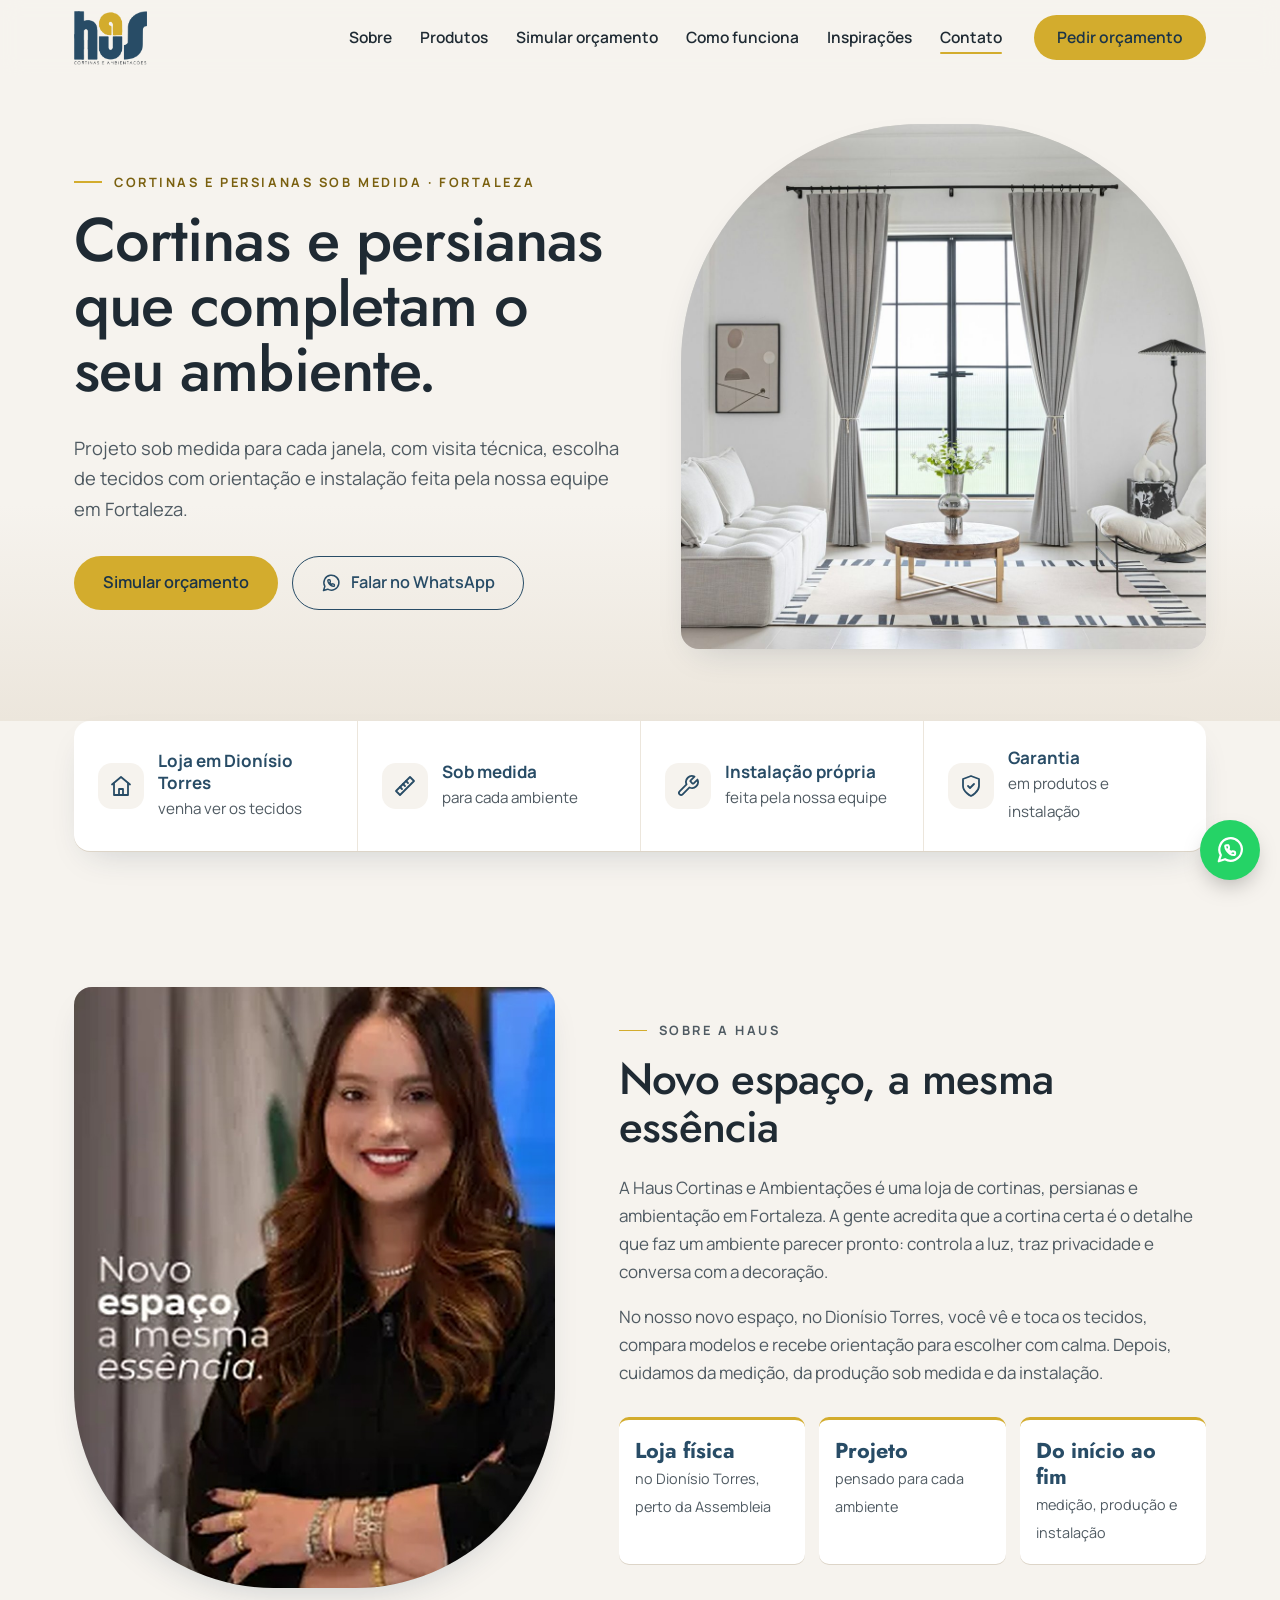
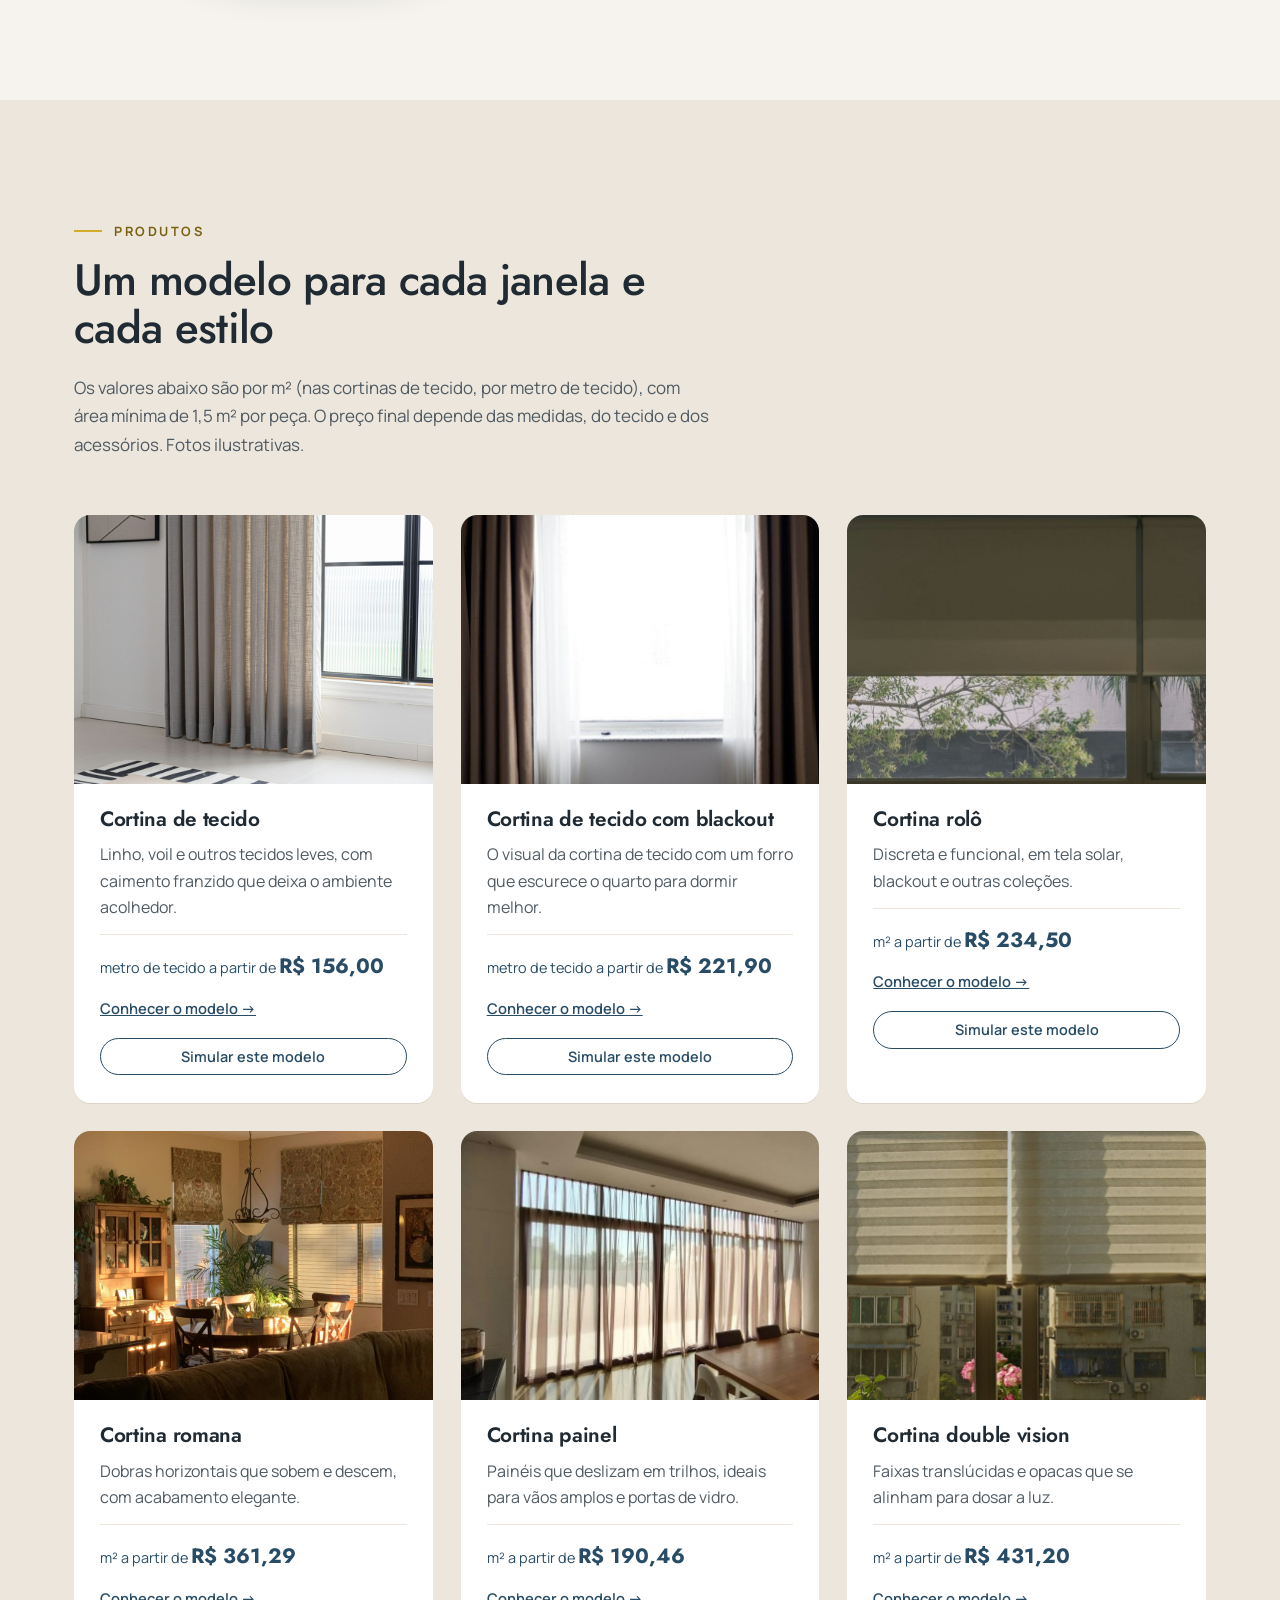
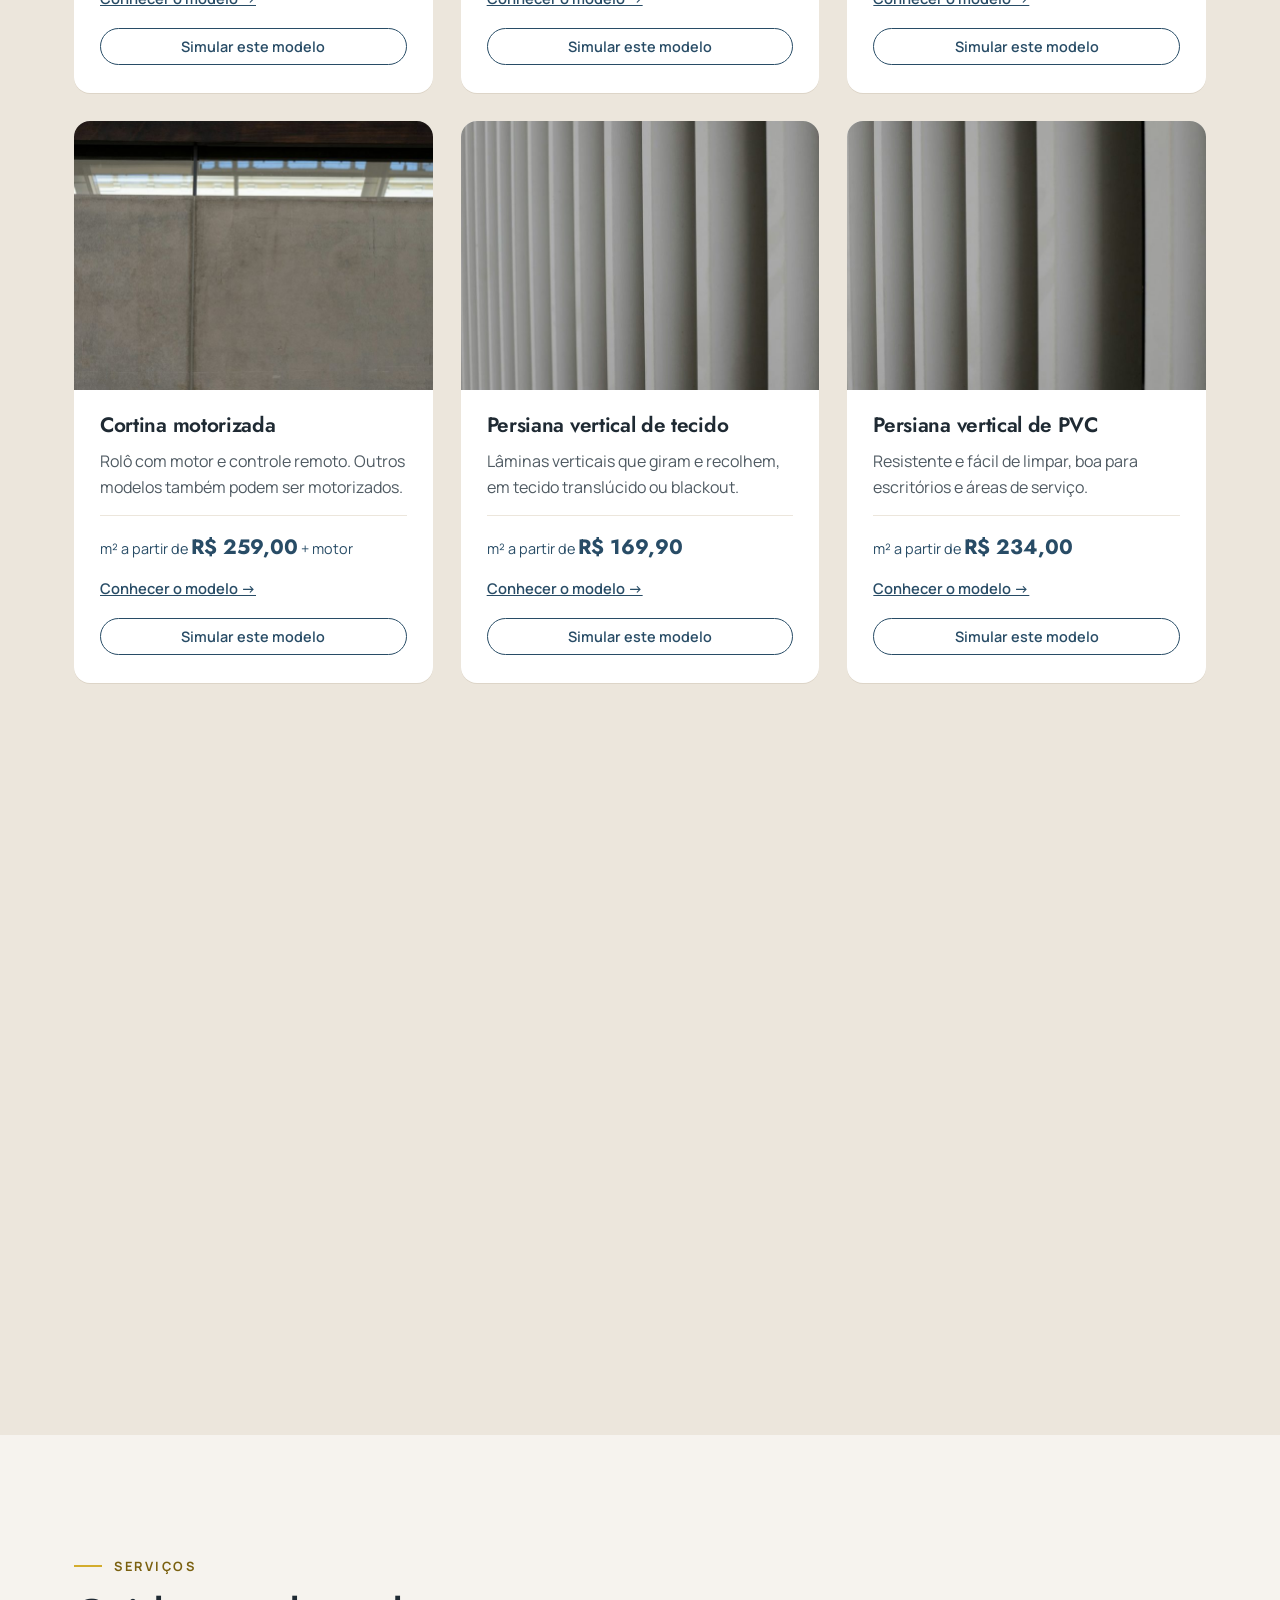
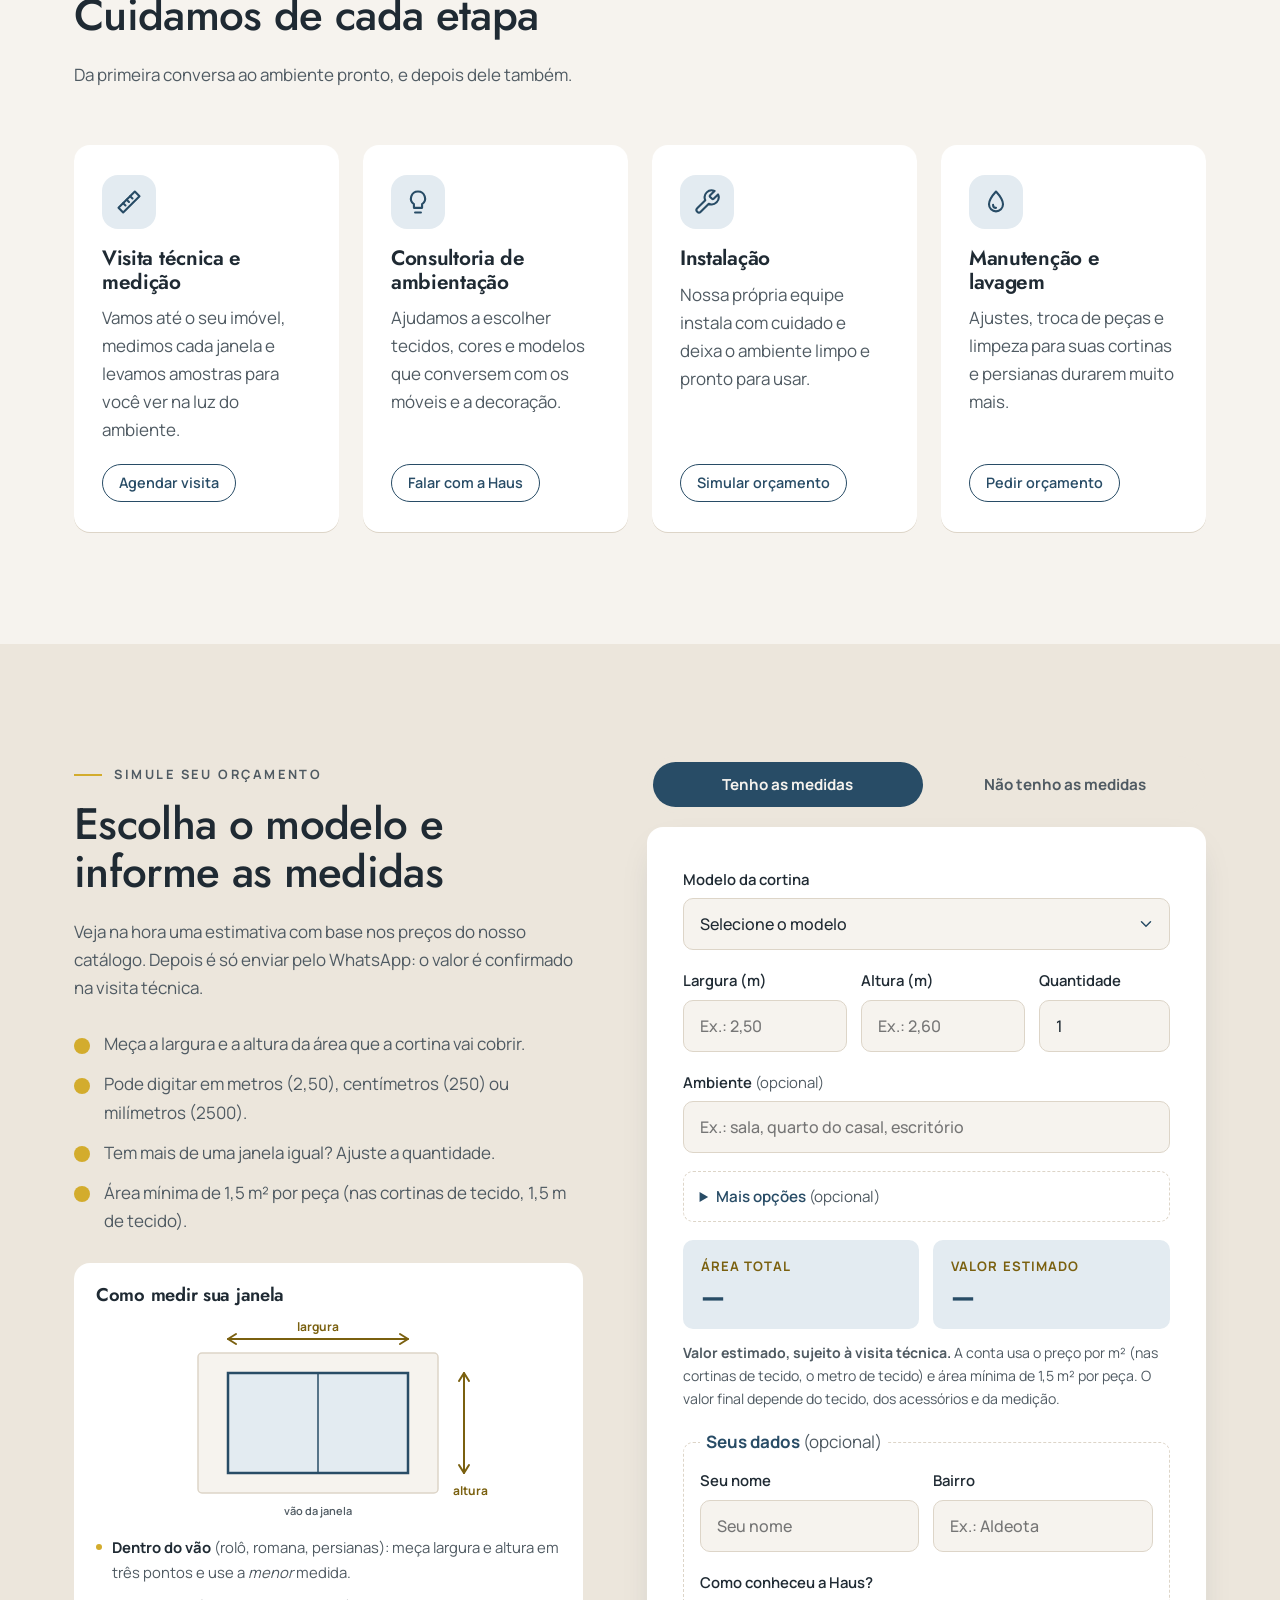
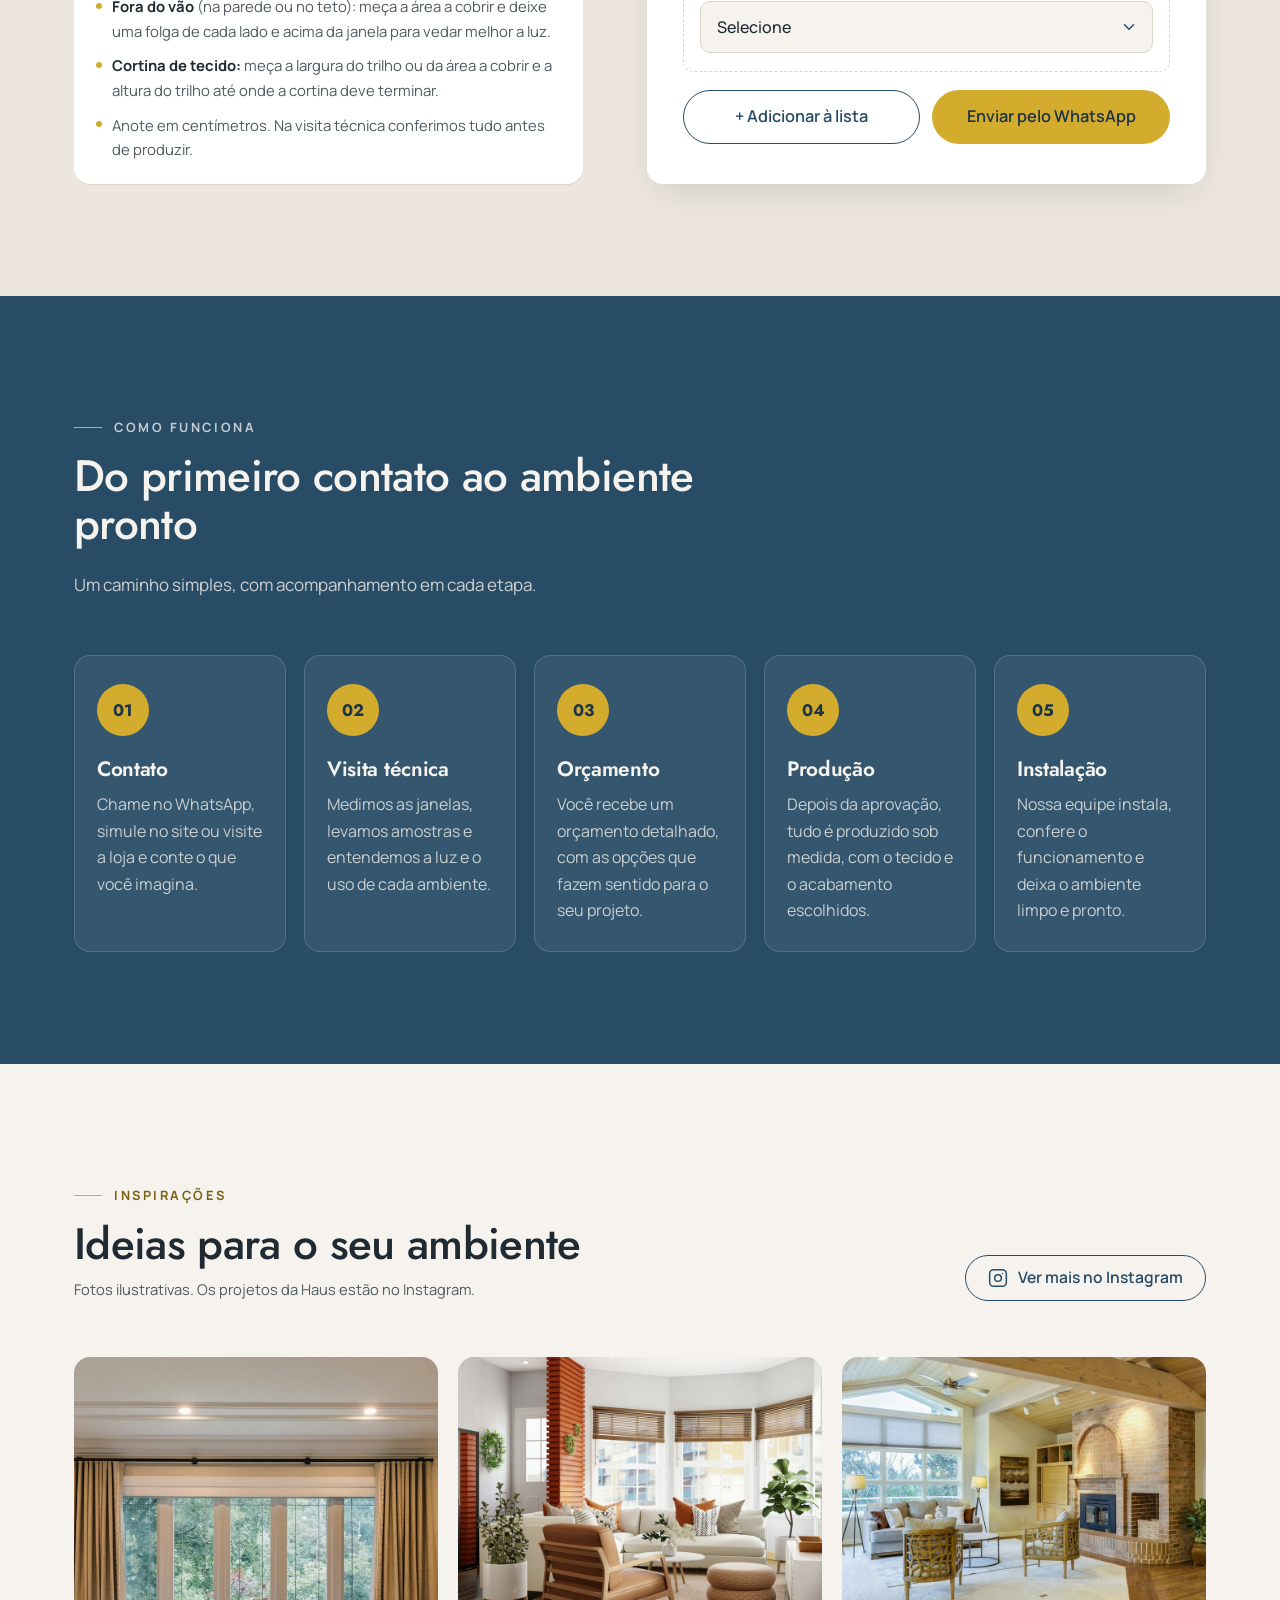
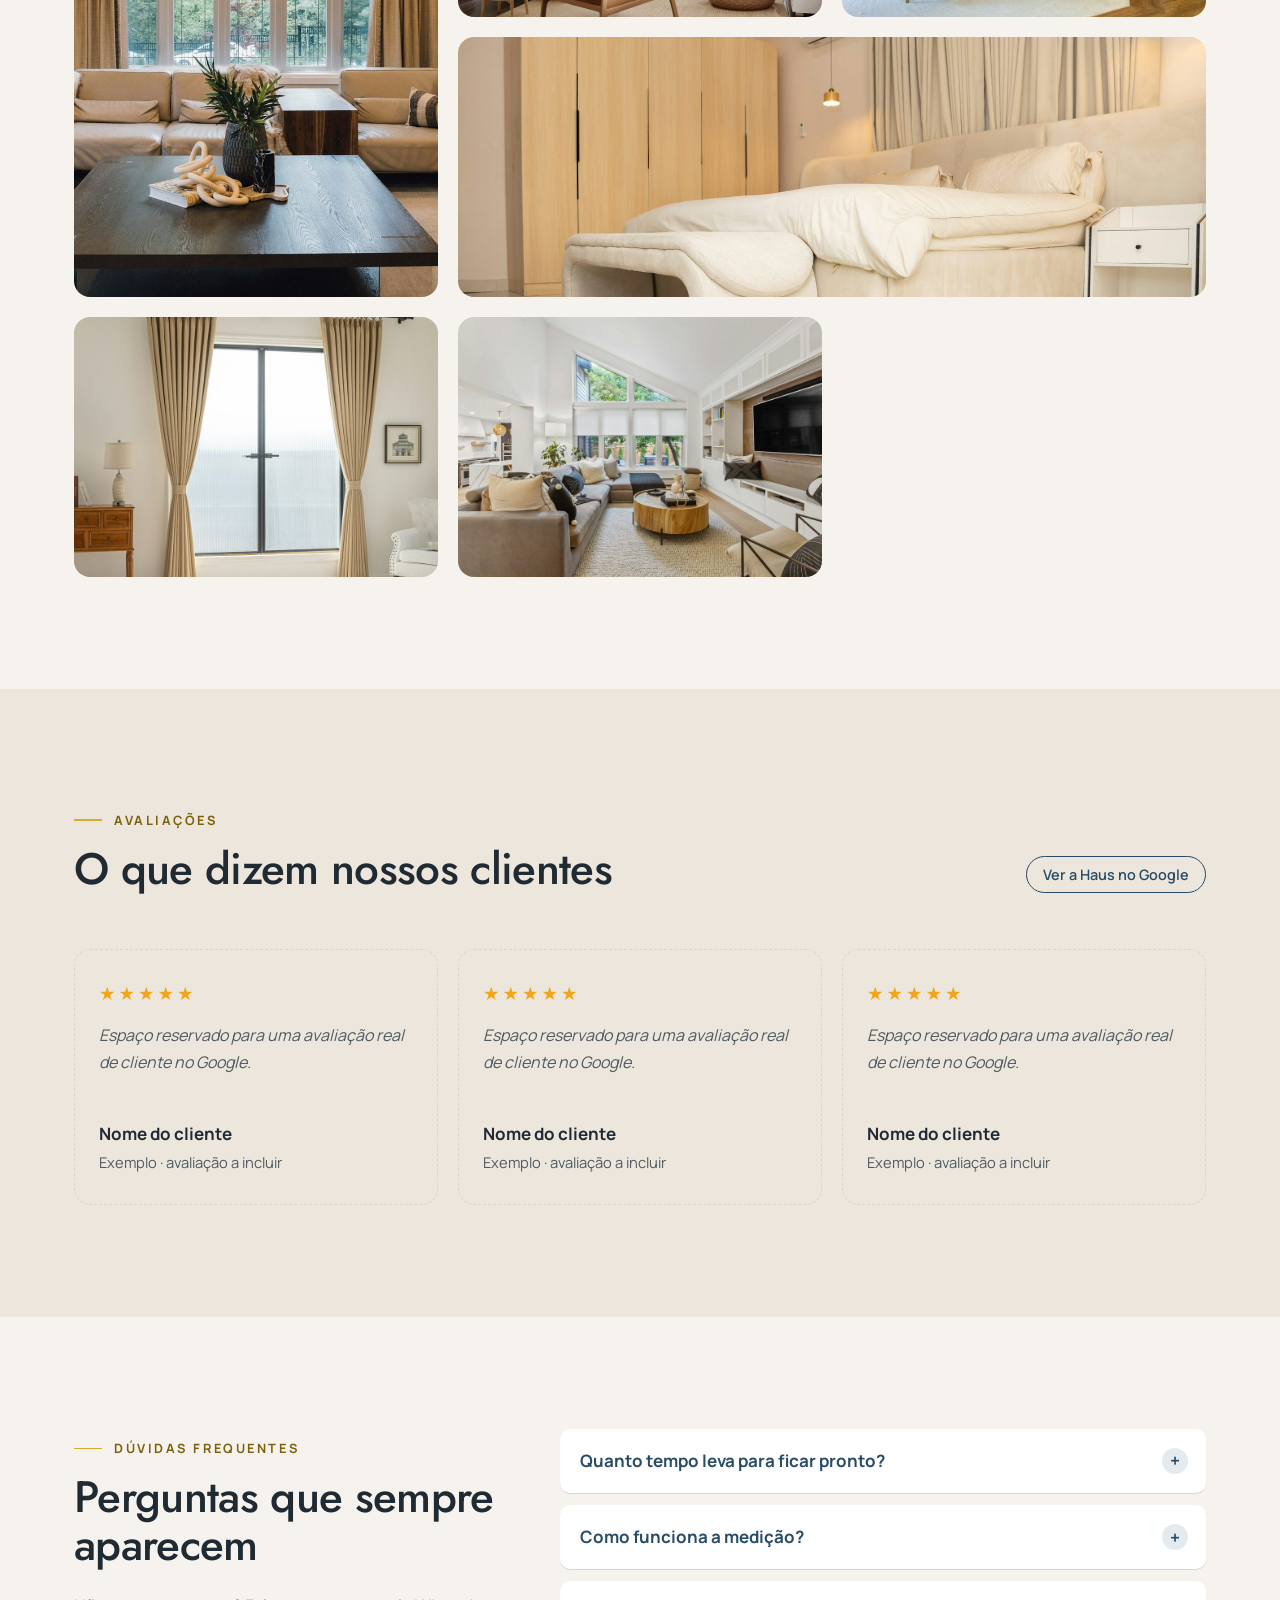
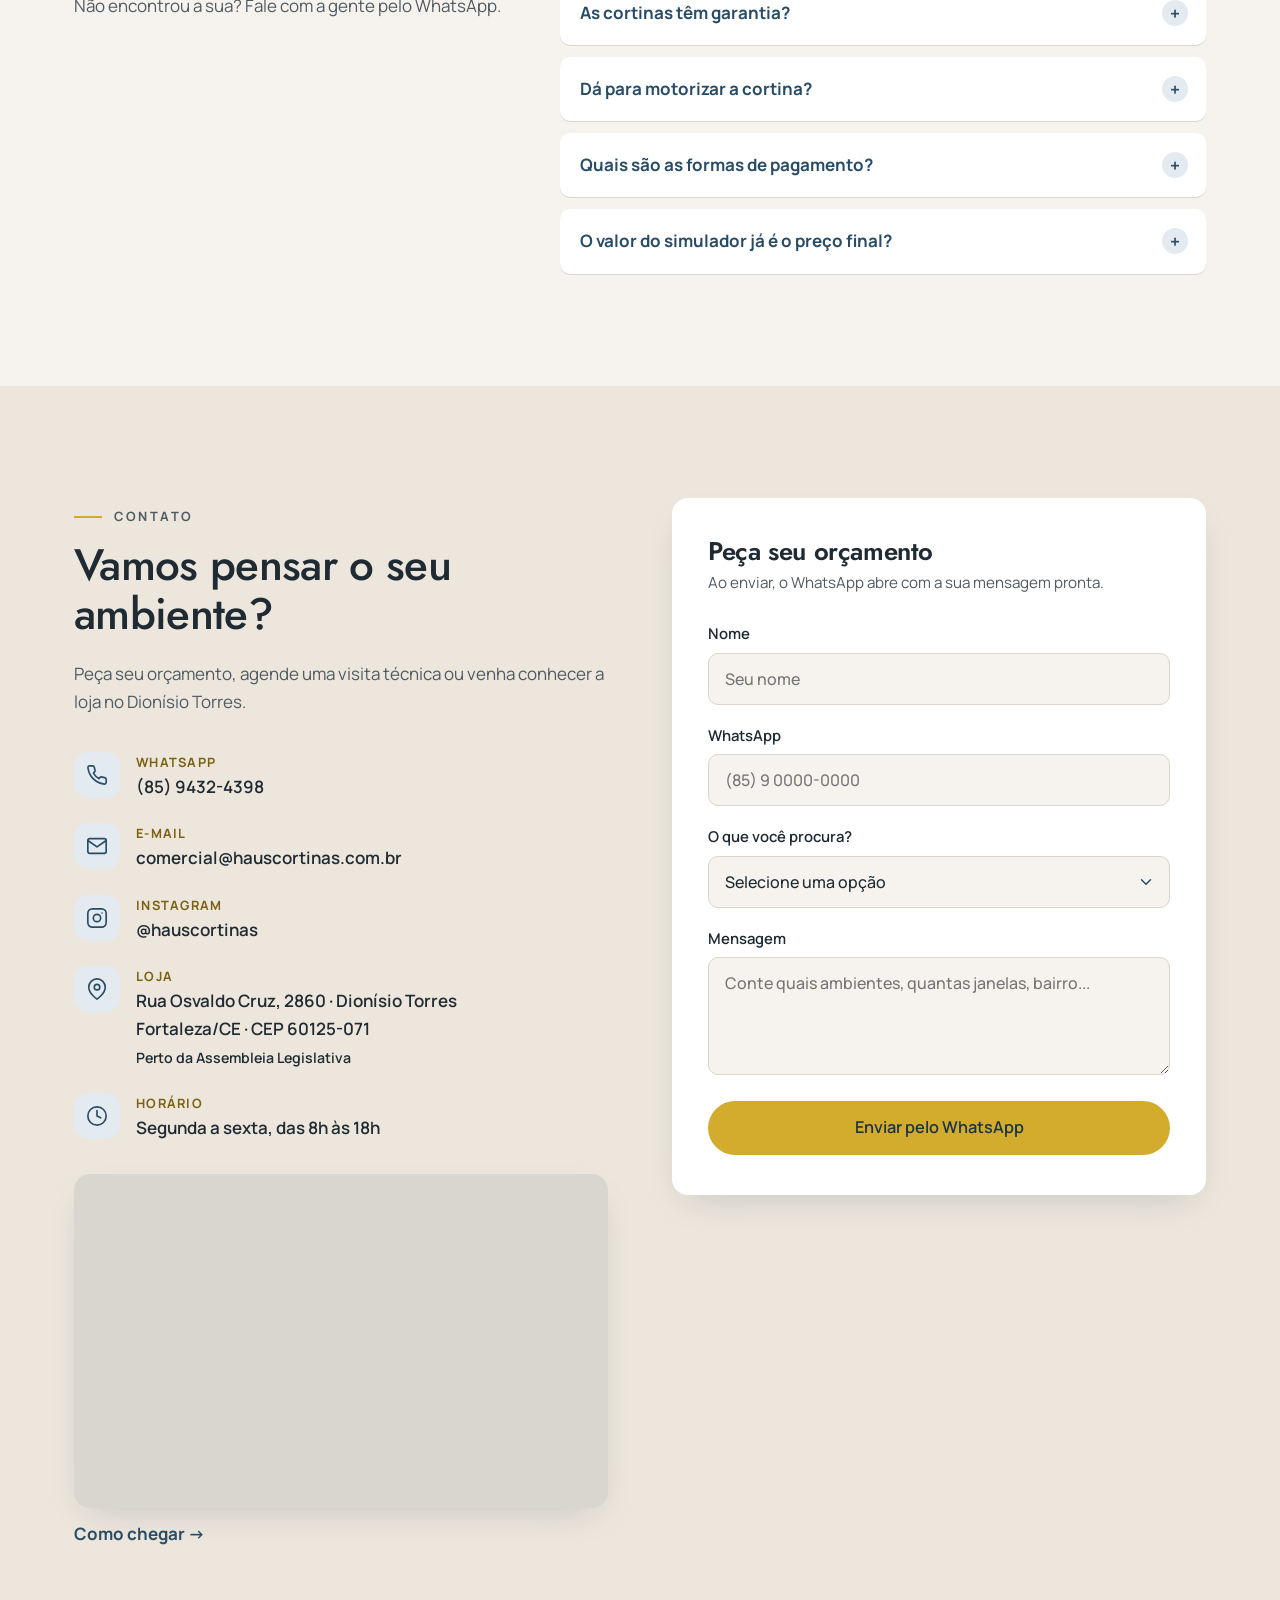
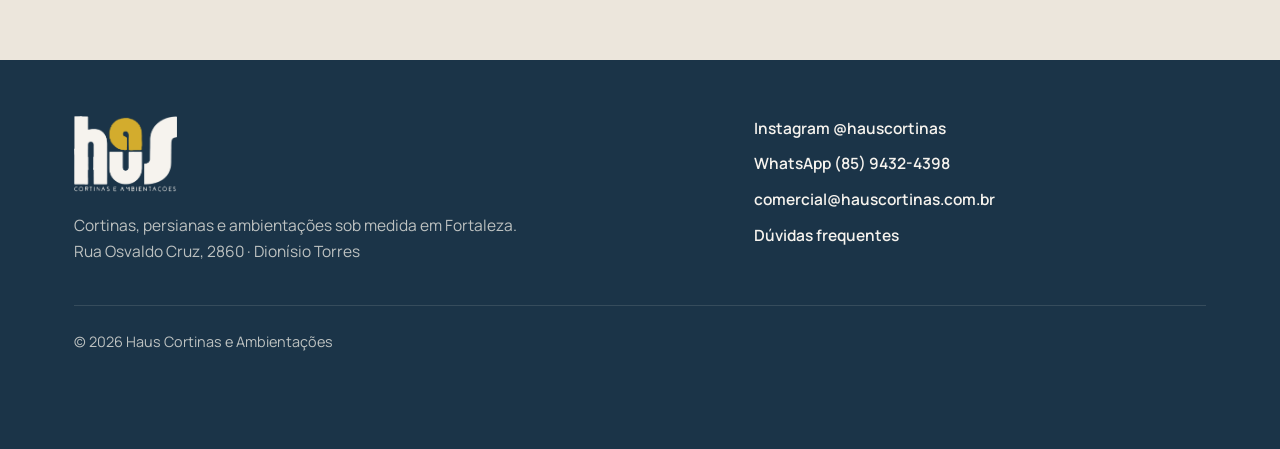
<file: index.html>
<!DOCTYPE html>
<html lang="pt-BR">
<head>
  <meta charset="UTF-8">
  <meta name="viewport" content="width=device-width, initial-scale=1">

  <!-- SEO básico -->
  <title>Haus Cortinas e Ambientações | Cortinas e persianas sob medida em Fortaleza</title>
  <meta name="description" content="Cortinas e persianas sob medida em Fortaleza, com loja no Dionísio Torres, perto da Aldeota. Projeto para cada ambiente, visita técnica, instalação própria e garantia. Simule seu orçamento.">
  <meta name="keywords" content="cortinas sob medida Fortaleza, persianas Fortaleza, loja de cortinas Dionísio Torres, cortinas Aldeota, cortina blackout, cortina rolô, cortina romana, cortina motorizada, ambientação, decoração">
  <meta name="theme-color" content="#284C66">
  <link rel="canonical" href="https://hauscortinas.com.br/">

  <!-- Open Graph (aparência do link no WhatsApp, Facebook, etc.) -->
  <meta property="og:url" content="https://hauscortinas.com.br/">
  <meta property="og:type" content="website">
  <meta property="og:locale" content="pt_BR">
  <meta property="og:site_name" content="Haus Cortinas e Ambientações">
  <meta property="og:title" content="Haus Cortinas e Ambientações | Cortinas e persianas sob medida em Fortaleza">
  <meta property="og:description" content="Cortinas e persianas que completam o seu ambiente. Projeto sob medida, visita técnica e instalação em Fortaleza.">
  <meta property="og:image" content="https://hauscortinas.com.br/img/og-image.jpg">
  <meta property="og:image:alt" content="Haus Cortinas e Ambientações, Fortaleza">
  <meta name="twitter:card" content="summary_large_image">

  <link rel="icon" href="img/favicon-64.png" type="image/png">
  <link rel="apple-touch-icon" href="img/favicon-180.png">

  <link rel="preconnect" href="https://fonts.googleapis.com">
  <link rel="preconnect" href="https://fonts.gstatic.com" crossorigin>
  <link href="https://fonts.googleapis.com/css2?family=Jost:wght@400;500;600&family=Manrope:wght@400;500;600;700&display=swap" rel="stylesheet">
  <link rel="stylesheet" href="css/style.css?v=3">

  <!-- Dados estruturados para o Google -->
  <script type="application/ld+json">
  {
    "@context": "https://schema.org",
    "@type": "HomeGoodsStore",
    "name": "Haus Cortinas e Ambientações",
    "description": "Loja de cortinas, persianas e ambientações sob medida em Fortaleza, no bairro Dionísio Torres.",
    "url": "https://hauscortinas.com.br/",
    "image": "https://hauscortinas.com.br/img/og-image.jpg",
    "telephone": "+55 85 9432-4398",
    "email": "comercial@hauscortinas.com.br",
    "address": {
      "@type": "PostalAddress",
      "streetAddress": "Rua Osvaldo Cruz, 2860 - Dionísio Torres",
      "postalCode": "60125-071",
      "addressLocality": "Fortaleza",
      "addressRegion": "CE",
      "addressCountry": "BR"
    },
    "geo": {"@type": "GeoCoordinates", "latitude": -3.74976, "longitude": -38.50511},
    "openingHoursSpecification": [
      {"@type": "OpeningHoursSpecification", "dayOfWeek": ["Monday", "Tuesday", "Wednesday", "Thursday", "Friday"], "opens": "08:00", "closes": "18:00"}
    ],
    "areaServed": {"@type": "City", "name": "Fortaleza"},
    "sameAs": ["https://www.instagram.com/hauscortinas/"]
  }
  </script>
</head>
<body>

  <a class="skip-link" href="#conteudo">Pular para o conteúdo</a>

  <!-- 1. CABEÇALHO -->
  <header class="header" id="topo">
    <div class="container header__inner">
      <a href="#topo" class="logo" aria-label="Haus Cortinas e Ambientações, voltar ao início">
        <img src="img/logo-haus.png" alt="Haus Cortinas e Ambientações" width="900" height="664">
      </a>

      <nav class="nav" id="menu" aria-label="Menu principal">
        <ul class="nav__list">
          <li><a href="#sobre" class="nav__link">Sobre</a></li>
          <li><a href="#produtos" class="nav__link">Produtos</a></li>
          <li><a href="#simulador" class="nav__link">Simular orçamento</a></li>
          <li><a href="#como-funciona" class="nav__link">Como funciona</a></li>
          <li><a href="#projetos" class="nav__link">Inspirações</a></li>
          <li><a href="#contato" class="nav__link">Contato</a></li>
        </ul>
        <a href="#contato" class="btn btn--primary nav__cta">Pedir orçamento</a>
      </nav>

      <button class="hamburger" type="button" aria-label="Abrir menu" aria-expanded="false" aria-controls="menu">
        <span></span><span></span><span></span>
      </button>
    </div>
  </header>

  <main id="conteudo">

    <!-- 2. HERO -->
    <section class="hero">
      <div class="container hero__inner">
        <div class="hero__text">
          <p class="eyebrow">Cortinas e persianas sob medida · Fortaleza</p>
          <h1>Cortinas e persianas que completam o seu ambiente.</h1>
          <p class="hero__lead">Projeto sob medida para cada janela, com visita técnica, escolha de tecidos com orientação e instalação feita pela nossa equipe em Fortaleza.</p>
          <div class="hero__actions">
            <a href="#simulador" class="btn btn--primary btn--lg">Simular orçamento</a>
            <a href="https://wa.me/558594324398" class="btn btn--outline btn--lg" data-whatsapp data-msg="Olá, Haus Cortinas! Vim pelo site e gostaria de mais informações." target="_blank" rel="noopener">
              <svg class="icon" viewBox="0 0 24 24" aria-hidden="true"><path d="M3 21l1.65-4.95A9 9 0 1 1 8 19.4L3 21z"/><g transform="translate(7.3 7.3) scale(.4)" stroke-width="4"><path d="M22 16.92v3a2 2 0 0 1-2.18 2 19.79 19.79 0 0 1-8.63-3.07 19.5 19.5 0 0 1-6-6 19.79 19.79 0 0 1-3.07-8.67A2 2 0 0 1 4.11 2h3a2 2 0 0 1 2 1.72 12.84 12.84 0 0 0 .7 2.81 2 2 0 0 1-.45 2.11L8.09 9.91a16 16 0 0 0 6 6l1.27-1.27a2 2 0 0 1 2.11-.45 12.84 12.84 0 0 0 2.81.7A2 2 0 0 1 22 16.92z"/></g></svg>
              Falar no WhatsApp
            </a>
          </div>
        </div>
        <figure class="hero__media media" data-label="Foto grande: ambiente com cortina instalada (img/hero.jpg)">
          <img src="img/hero.jpg" alt="Sala clara com cortinas de tecido cinza em janela ampla" width="1100" height="1100" fetchpriority="high">
        </figure>
      </div>
    </section>

    <!-- 3. DIFERENCIAIS -->
    <section class="perks" aria-label="Nossos diferenciais">
      <div class="container">
        <ul class="perks__list">
          <li class="perk">
            <svg class="perk__icon" viewBox="0 0 24 24" aria-hidden="true"><path d="M3 10.5 12 3l9 7.5"/><path d="M5 9.5V21h14V9.5"/><path d="M10 21v-6h4v6"/></svg>
            <div><strong>Loja em Dionísio Torres</strong><span>venha ver os tecidos</span></div>
          </li>
          <li class="perk">
            <svg class="perk__icon" viewBox="0 0 24 24" aria-hidden="true"><path d="M3 17 17 3l4 4L7 21z"/><path d="m7 13 2 2M10 10l2 2M13 7l2 2"/></svg>
            <div><strong>Sob medida</strong><span>para cada ambiente</span></div>
          </li>
          <li class="perk">
            <svg class="perk__icon" viewBox="0 0 24 24" aria-hidden="true"><path d="M14.7 6.3a1 1 0 0 0 0 1.4l1.6 1.6a1 1 0 0 0 1.4 0l3.77-3.77a6 6 0 0 1-7.94 7.94l-6.91 6.91a2.12 2.12 0 0 1-3-3l6.91-6.91a6 6 0 0 1 7.94-7.94l-3.76 3.76z"/></svg>
            <div><strong>Instalação própria</strong><span>feita pela nossa equipe</span></div>
          </li>
          <li class="perk">
            <svg class="perk__icon" viewBox="0 0 24 24" aria-hidden="true"><path d="M12 22s8-4 8-10V5l-8-3-8 3v7c0 6 8 10 8 10z"/><path d="m9 12 2 2 4-4"/></svg>
            <div><strong>Garantia</strong><span>em produtos e instalação</span></div>
          </li>
        </ul>
      </div>
    </section>

    <!-- SOBRE -->
    <section class="section" id="sobre">
      <div class="container sobre">
        <figure class="media sobre__media" data-label="Foto: a loja ou a proprietária (img/sobre.jpg)">
          <img src="img/sobre.jpg" alt="Proprietária da Haus Cortinas e Ambientações no novo espaço da loja, em Fortaleza" loading="lazy" width="723" height="909">
        </figure>
        <div class="sobre__texto">
          <p class="eyebrow">Sobre a Haus</p>
          <h2>Novo espaço, a mesma essência</h2>
          <p>A Haus Cortinas e Ambientações é uma loja de cortinas, persianas e ambientação em Fortaleza. A gente acredita que a cortina certa é o detalhe que faz um ambiente parecer pronto: controla a luz, traz privacidade e conversa com a decoração.</p>
          <p>No nosso novo espaço, no Dionísio Torres, você vê e toca os tecidos, compara modelos e recebe orientação para escolher com calma. Depois, cuidamos da medição, da produção sob medida e da instalação.</p>
          <ul class="sobre__destaques">
            <li><strong>Loja física</strong><span>no Dionísio Torres, perto da Assembleia</span></li>
            <li><strong>Projeto</strong><span>pensado para cada ambiente</span></li>
            <li><strong>Do início ao fim</strong><span>medição, produção e instalação</span></li>
          </ul>
        </div>
      </div>
    </section>

    <!-- 4. PRODUTOS -->
    <section class="section section--soft" id="produtos">
      <div class="container">
        <div class="section__head">
          <p class="eyebrow">Produtos</p>
          <h2>Um modelo para cada janela e cada estilo</h2>
          <p>Os valores abaixo são por m² (nas cortinas de tecido, por metro de tecido), com área mínima de 1,5 m² por peça. O preço final depende das medidas, do tecido e dos acessórios. Fotos ilustrativas.</p>
        </div>

        <div class="products">
          <article class="card product">
            <figure class="media product__media" data-label="Foto: cortina de tecido (img/produto-tecido.jpg)">
              <img src="img/produto-tecido.jpg" alt="Cortina de tecido sob medida em sala" loading="lazy" width="960" height="720">
            </figure>
            <div class="product__body">
              <h3>Cortina de tecido</h3>
              <p>Linho, voil e outros tecidos leves, com caimento franzido que deixa o ambiente acolhedor.</p>
              <p class="product__price">metro de tecido a partir de <strong>R$ 156,00</strong></p>
              <a href="cortina-de-tecido.html" class="product__mais">Conhecer o modelo →</a>
              <button type="button" class="btn btn--outline btn--sm product__sim" data-modelo="Cortina de tecido">Simular este modelo</button>
            </div>
          </article>

          <article class="card product">
            <figure class="media product__media" data-label="Foto: cortina de tecido com blackout (img/produto-tecido-blackout.jpg)">
              <img src="img/produto-tecido-blackout.jpg" alt="Cortina de tecido com forro blackout em quarto" loading="lazy" width="720" height="720">
            </figure>
            <div class="product__body">
              <h3>Cortina de tecido com blackout</h3>
              <p>O visual da cortina de tecido com um forro que escurece o quarto para dormir melhor.</p>
              <p class="product__price">metro de tecido a partir de <strong>R$ 221,90</strong></p>
              <a href="cortina-blackout.html" class="product__mais">Conhecer o modelo →</a>
              <button type="button" class="btn btn--outline btn--sm product__sim" data-modelo="Cortina de tecido com blackout">Simular este modelo</button>
            </div>
          </article>

          <article class="card product">
            <figure class="media product__media" data-label="Foto: cortina rolô (img/produto-rolo.jpg)">
              <img src="img/produto-rolo.jpg" alt="Cortina rolô tela solar em janela" loading="lazy" width="720" height="720">
            </figure>
            <div class="product__body">
              <h3>Cortina rolô</h3>
              <p>Discreta e funcional, em tela solar, blackout e outras coleções.</p>
              <p class="product__price">m² a partir de <strong>R$ 234,50</strong></p>
              <a href="cortina-rolo.html" class="product__mais">Conhecer o modelo →</a>
              <button type="button" class="btn btn--outline btn--sm product__sim" data-modelo="Cortina rolô">Simular este modelo</button>
            </div>
          </article>

          <article class="card product">
            <figure class="media product__media" data-label="Foto: cortina romana (img/produto-romana.jpg)">
              <img src="img/produto-romana.jpg" alt="Cortina romana com dobras horizontais em janela" loading="lazy" width="960" height="720">
            </figure>
            <div class="product__body">
              <h3>Cortina romana</h3>
              <p>Dobras horizontais que sobem e descem, com acabamento elegante.</p>
              <p class="product__price">m² a partir de <strong>R$ 361,29</strong></p>
              <a href="cortina-romana.html" class="product__mais">Conhecer o modelo →</a>
              <button type="button" class="btn btn--outline btn--sm product__sim" data-modelo="Cortina romana">Simular este modelo</button>
            </div>
          </article>

          <article class="card product">
            <figure class="media product__media" data-label="Foto: cortina painel (img/produto-painel.jpg)">
              <img src="img/produto-painel.jpg" alt="Cortina painel deslizante em janela ampla" loading="lazy" width="720" height="720">
            </figure>
            <div class="product__body">
              <h3>Cortina painel</h3>
              <p>Painéis que deslizam em trilhos, ideais para vãos amplos e portas de vidro.</p>
              <p class="product__price">m² a partir de <strong>R$ 190,46</strong></p>
              <a href="cortina-painel.html" class="product__mais">Conhecer o modelo →</a>
              <button type="button" class="btn btn--outline btn--sm product__sim" data-modelo="Cortina painel">Simular este modelo</button>
            </div>
          </article>

          <article class="card product">
            <figure class="media product__media" data-label="Foto: cortina double vision (img/produto-double-vision.jpg)">
              <img src="img/produto-double-vision.jpg" alt="Cortina double vision com faixas translúcidas e opacas" loading="lazy" width="720" height="720">
            </figure>
            <div class="product__body">
              <h3>Cortina double vision</h3>
              <p>Faixas translúcidas e opacas que se alinham para dosar a luz.</p>
              <p class="product__price">m² a partir de <strong>R$ 431,20</strong></p>
              <a href="cortina-double-vision.html" class="product__mais">Conhecer o modelo →</a>
              <button type="button" class="btn btn--outline btn--sm product__sim" data-modelo="Cortina double vision">Simular este modelo</button>
            </div>
          </article>

          <article class="card product">
            <figure class="media product__media" data-label="Foto: cortina motorizada (img/produto-motorizada.jpg)">
              <img src="img/produto-motorizada.jpg" alt="Cortina rolô motorizada em sala" loading="lazy" width="720" height="720">
            </figure>
            <div class="product__body">
              <h3>Cortina motorizada</h3>
              <p>Rolô com motor e controle remoto. Outros modelos também podem ser motorizados.</p>
              <p class="product__price">m² a partir de <strong>R$ 259,00</strong> + motor</p>
              <a href="cortina-motorizada.html" class="product__mais">Conhecer o modelo →</a>
              <button type="button" class="btn btn--outline btn--sm product__sim" data-modelo="Cortina motorizada">Simular este modelo</button>
            </div>
          </article>

          <article class="card product">
            <figure class="media product__media" data-label="Foto: persiana vertical de tecido (img/produto-vertical-tecido.jpg)">
              <img src="img/produto-vertical-tecido.jpg" alt="Persiana vertical de tecido em sala" loading="lazy" width="720" height="720">
            </figure>
            <div class="product__body">
              <h3>Persiana vertical de tecido</h3>
              <p>Lâminas verticais que giram e recolhem, em tecido translúcido ou blackout.</p>
              <p class="product__price">m² a partir de <strong>R$ 169,90</strong></p>
              <a href="persiana-vertical-tecido.html" class="product__mais">Conhecer o modelo →</a>
              <button type="button" class="btn btn--outline btn--sm product__sim" data-modelo="Persiana vertical de tecido">Simular este modelo</button>
            </div>
          </article>

          <article class="card product">
            <figure class="media product__media" data-label="Foto: persiana vertical de PVC (img/produto-vertical-pvc.jpg)">
              <img src="img/produto-vertical-pvc.jpg" alt="Persiana vertical de PVC em escritório" loading="lazy" width="720" height="720">
            </figure>
            <div class="product__body">
              <h3>Persiana vertical de PVC</h3>
              <p>Resistente e fácil de limpar, boa para escritórios e áreas de serviço.</p>
              <p class="product__price">m² a partir de <strong>R$ 234,00</strong></p>
              <a href="persiana-vertical-pvc.html" class="product__mais">Conhecer o modelo →</a>
              <button type="button" class="btn btn--outline btn--sm product__sim" data-modelo="Persiana vertical de PVC">Simular este modelo</button>
            </div>
          </article>

          <article class="card product">
            <figure class="media product__media" data-label="Foto: persiana horizontal 25 mm (img/produto-horizontal-25.jpg)">
              <img src="img/produto-horizontal-25.jpg" alt="Persiana horizontal de alumínio 25 mm em janela" loading="lazy" width="720" height="720">
            </figure>
            <div class="product__body">
              <h3>Persiana horizontal 25 mm</h3>
              <p>Lâminas finas de alumínio para regular a luz com precisão.</p>
              <p class="product__price">m² a partir de <strong>R$ 242,67</strong></p>
              <a href="persiana-horizontal-25mm.html" class="product__mais">Conhecer o modelo →</a>
              <button type="button" class="btn btn--outline btn--sm product__sim" data-modelo="Persiana horizontal 25 mm">Simular este modelo</button>
            </div>
          </article>

          <article class="card product">
            <figure class="media product__media" data-label="Foto: persiana horizontal 50 mm alumínio (img/produto-ph50.jpg)">
              <img src="img/produto-ph50.jpg" alt="Persiana horizontal 50 mm de alumínio em sala de reunião" loading="lazy" width="720" height="720">
            </figure>
            <div class="product__body">
              <h3>Persiana horizontal 50 mm alumínio</h3>
              <p>Lâminas largas com visual moderno e marcante.</p>
              <p class="product__price">m² a partir de <strong>R$ 476,26</strong></p>
              <a href="persiana-horizontal-50mm-aluminio.html" class="product__mais">Conhecer o modelo →</a>
              <button type="button" class="btn btn--outline btn--sm product__sim" data-modelo="Persiana horizontal 50 mm alumínio">Simular este modelo</button>
            </div>
          </article>

          <article class="card product">
            <figure class="media product__media" data-label="Foto: persiana horizontal 50 mm madeira (img/produto-horizontal-50-madeira.jpg)">
              <img src="img/produto-horizontal-50-madeira.jpg" alt="Persiana horizontal 50 mm de madeira em ambiente aconchegante" loading="lazy" width="720" height="720">
            </figure>
            <div class="product__body">
              <h3>Persiana horizontal 50 mm madeira</h3>
              <p>Madeira natural que aquece o ambiente e combina com decoração clássica ou moderna.</p>
              <p class="product__price">m² a partir de <strong>R$ 1.093,76</strong></p>
              <a href="persiana-horizontal-50mm-madeira.html" class="product__mais">Conhecer o modelo →</a>
              <button type="button" class="btn btn--outline btn--sm product__sim" data-modelo="Persiana horizontal 50 mm madeira">Simular este modelo</button>
            </div>
          </article>
        </div>
      </div>
    </section>

    <!-- SERVIÇOS (HAUS: confirmar quais serviços a loja oferece) -->
    <section class="section" id="servicos">
      <div class="container">
        <div class="section__head">
          <p class="eyebrow">Serviços</p>
          <h2>Cuidamos de cada etapa</h2>
          <p>Da primeira conversa ao ambiente pronto, e depois dele também.</p>
        </div>

        <div class="servicos servicos--4">
          <article class="card servico">
            <svg class="servico__icone" viewBox="0 0 24 24" aria-hidden="true"><path d="M3 17 17 3l4 4L7 21z"/><path d="m7 13 2 2M10 10l2 2M13 7l2 2"/></svg>
            <h3>Visita técnica e medição</h3>
            <p>Vamos até o seu imóvel, medimos cada janela e levamos amostras para você ver na luz do ambiente.</p>
            <a href="https://wa.me/558594324398" class="btn btn--outline btn--sm" data-whatsapp data-msg="Olá, Haus Cortinas! Vim pelo site e gostaria de agendar uma visita técnica." target="_blank" rel="noopener">Agendar visita</a>
          </article>
          <article class="card servico">
            <svg class="servico__icone" viewBox="0 0 24 24" aria-hidden="true"><path d="M12 3a6 6 0 0 0-3.5 10.9V17h7v-3.1A6 6 0 0 0 12 3z"/><path d="M9.5 21h5"/></svg>
            <h3>Consultoria de ambientação</h3>
            <p>Ajudamos a escolher tecidos, cores e modelos que conversem com os móveis e a decoração.</p>
            <a href="https://wa.me/558594324398" class="btn btn--outline btn--sm" data-whatsapp data-msg="Olá, Haus Cortinas! Vim pelo site e gostaria de uma consultoria de ambientação." target="_blank" rel="noopener">Falar com a Haus</a>
          </article>
          <article class="card servico">
            <svg class="servico__icone" viewBox="0 0 24 24" aria-hidden="true"><path d="M14.7 6.3a1 1 0 0 0 0 1.4l1.6 1.6a1 1 0 0 0 1.4 0l3.77-3.77a6 6 0 0 1-7.94 7.94l-6.91 6.91a2.12 2.12 0 0 1-3-3l6.91-6.91a6 6 0 0 1 7.94-7.94l-3.76 3.76z"/></svg>
            <h3>Instalação</h3>
            <p>Nossa própria equipe instala com cuidado e deixa o ambiente limpo e pronto para usar.</p>
            <a href="#simulador" class="btn btn--outline btn--sm">Simular orçamento</a>
          </article>
          <article class="card servico">
            <svg class="servico__icone" viewBox="0 0 24 24" aria-hidden="true"><path d="M12 3s6 6.5 6 11a6 6 0 0 1-12 0c0-4.5 6-11 6-11z"/><path d="M9.5 14.5a2.5 2.5 0 0 0 2.5 2.5"/></svg>
            <h3>Manutenção e lavagem</h3>
            <p>Ajustes, troca de peças e limpeza para suas cortinas e persianas durarem muito mais.</p>
            <a href="https://wa.me/558594324398" class="btn btn--outline btn--sm" data-whatsapp data-msg="Olá, Haus Cortinas! Vim pelo site e gostaria de um orçamento de manutenção ou lavagem." target="_blank" rel="noopener">Pedir orçamento</a>
          </article>
        </div>
      </div>
    </section>

    <!-- SIMULADOR DE ORÇAMENTO -->
    <section class="section section--soft" id="simulador">
      <div class="container sim">
        <div class="sim__intro">
          <p class="eyebrow">Simule seu orçamento</p>
          <h2>Escolha o modelo e informe as medidas</h2>
          <p>Veja na hora uma estimativa com base nos preços do nosso catálogo. Depois é só enviar pelo WhatsApp: o valor é confirmado na visita técnica.</p>
          <ul class="sim__tips">
            <li>Meça a largura e a altura da área que a cortina vai cobrir.</li>
            <li>Pode digitar em metros (2,50), centímetros (250) ou milímetros (2500).</li>
            <li>Tem mais de uma janela igual? Ajuste a quantidade.</li>
            <li>Área mínima de 1,5 m² por peça (nas cortinas de tecido, 1,5 m de tecido).</li>
          </ul>
          <div class="medir">
            <h3>Como medir sua janela</h3>
            <svg class="medir__desenho" viewBox="0 0 340 210" role="img" aria-label="Desenho de uma janela mostrando onde medir a largura e a altura">
              <rect x="40" y="38" width="240" height="140" rx="4" class="medir__parede"/>
              <rect x="70" y="58" width="180" height="100" class="medir__vao"/>
              <line x1="160" y1="58" x2="160" y2="158" class="medir__divisao"/>
              <line x1="70" y1="24" x2="250" y2="24" class="medir__seta"/>
              <polyline points="78,19 70,24 78,29" class="medir__seta"/>
              <polyline points="242,19 250,24 242,29" class="medir__seta"/>
              <text x="160" y="16" class="medir__texto">largura</text>
              <line x1="306" y1="58" x2="306" y2="158" class="medir__seta"/>
              <polyline points="301,66 306,58 311,66" class="medir__seta"/>
              <polyline points="301,150 306,158 311,150" class="medir__seta"/>
              <text x="312" y="180" class="medir__texto">altura</text>
              <text x="160" y="200" class="medir__legenda">vão da janela</text>
            </svg>
            <ul class="medir__passos">
              <li><strong>Dentro do vão</strong> (rolô, romana, persianas): meça largura e altura em três pontos e use a <em>menor</em> medida.</li>
              <li><strong>Fora do vão</strong> (na parede ou no teto): meça a área a cobrir e deixe uma folga de cada lado e acima da janela para vedar melhor a luz.</li>
              <li><strong>Cortina de tecido:</strong> meça a largura do trilho ou da área a cobrir e a altura do trilho até onde a cortina deve terminar.</li>
              <li>Anote em centímetros. Na visita técnica conferimos tudo antes de produzir.</li>
            </ul>
          </div>
        </div>

        <div class="sim__lado">
        <!-- Dois jeitos de simular: com medidas (exato) ou sem medidas (faixa estimada) -->
        <div class="sim__modos" role="tablist" aria-label="Como você quer simular">
          <button type="button" role="tab" class="sim__modo is-ativo" id="modo-medidas" aria-selected="true">Tenho as medidas</button>
          <button type="button" role="tab" class="sim__modo" id="modo-rapido" aria-selected="false">Não tenho as medidas</button>
        </div>

        <!-- Modo rápido: 3 perguntas de toque -> faixa estimada -->
        <div class="card form sim__rapido" id="sim-rapido" hidden>
          <div class="rapido__progresso" aria-hidden="true"><span></span><span></span><span></span></div>

          <div class="rapido__passo is-ativo" data-passo="1">
            <p class="rapido__pergunta">1 de 3 · Para qual ambiente?</p>
            <div class="rapido__opcoes" data-campo="ambiente">
              <button type="button">Sala</button>
              <button type="button">Quarto</button>
              <button type="button">Escritório ou loja</button>
              <button type="button">Varanda</button>
              <button type="button">Vários ambientes</button>
            </div>
          </div>

          <div class="rapido__passo" data-passo="2">
            <p class="rapido__pergunta">2 de 3 · O que você procura?</p>
            <div class="rapido__opcoes" data-campo="modelo">
              <button type="button" data-modelo="Cortina de tecido">Cortina de tecido</button>
              <button type="button" data-modelo="Cortina de tecido com blackout">Cortina com blackout</button>
              <button type="button" data-modelo="Cortina rolô">Cortina rolô</button>
              <button type="button" data-modelo="Persiana horizontal 25 mm">Persiana</button>
              <button type="button" data-modelo="Cortina motorizada">Cortina motorizada</button>
              <button type="button" data-modelo="">Ainda não sei</button>
            </div>
          </div>

          <div class="rapido__passo" data-passo="3">
            <p class="rapido__pergunta">3 de 3 · Quantas janelas?</p>
            <div class="rapido__opcoes" data-campo="janelas">
              <button type="button" data-min="1" data-max="1">1</button>
              <button type="button" data-min="2" data-max="2">2</button>
              <button type="button" data-min="3" data-max="5">3 a 5</button>
              <button type="button" data-min="6" data-max="0">Mais de 5</button>
            </div>
          </div>

          <div class="rapido__resultado" id="rapido-resultado" hidden>
            <p class="eyebrow">Estimativa inicial</p>
            <h3 id="rapido-titulo"></h3>
            <p class="rapido__preco" id="rapido-preco"></p>
            <p class="sim__note" id="rapido-nota"></p>
            <p class="rapido__resumo" id="rapido-resumo"></p>
            <div class="sim__actions">
              <a class="btn btn--primary btn--lg" id="rapido-whats" href="#" target="_blank" rel="noopener">Agendar visita no WhatsApp</a>
              <button type="button" class="btn btn--outline btn--lg" id="rapido-medidas">Tenho as medidas</button>
            </div>
            <button type="button" class="rapido__refazer" id="rapido-refazer">↺ Refazer simulação</button>
          </div>
        </div>

        <form class="card form sim__form" id="form-simulador" novalidate>
          <div class="field">
            <label for="sim-modelo">Modelo da cortina</label>
            <!-- PREÇOS HAUS: revisar
                 Ainda são os valores de referência do modelo de site. Troque pelos da tabela da Haus.
                 data-preco: R$ por m² (ou por metro de tecido quando data-calculo="tecido")
                 data-alturamax: altura do rolo de tecido (acima dela, o tecido é invertido)
                 data-guia: R$ por metro da guia opcional
                 data-acessorios / data-acessorios-nome: valor fixo por peça (ex.: motor)
                 data-prazo: dias úteis de produção
                 O gerador de orçamento (orcamento.html) lê estes mesmos preços.
                 Os preços "a partir de" dos cartões de produto e das páginas de modelo
                 também precisam ser atualizados. -->
            <select id="sim-modelo" name="modelo" required>
              <option value="" disabled selected>Selecione o modelo</option>
              <optgroup label="Cortinas">
                <option data-preco="156.00" data-calculo="tecido" data-alturamax="2.80" data-prazo="10">Cortina de tecido</option>
                <option data-preco="221.90" data-calculo="tecido" data-alturamax="2.70" data-prazo="10">Cortina de tecido com blackout</option>
                <option data-preco="234.50" data-guia="110.00" data-prazo="5">Cortina rolô</option>
                <option data-preco="361.29" data-prazo="12">Cortina romana</option>
                <option data-preco="190.46" data-prazo="10">Cortina painel</option>
                <option data-preco="431.20" data-prazo="10">Cortina double vision</option>
                <option data-preco="259.00" data-acessorios="1220.00" data-acessorios-nome="motor" data-prazo="12">Cortina motorizada</option>
              </optgroup>
              <optgroup label="Persianas">
                <option data-preco="169.90" data-prazo="5">Persiana vertical de tecido</option>
                <option data-preco="234.00" data-prazo="5">Persiana vertical de PVC</option>
                <option data-preco="242.67" data-prazo="5">Persiana horizontal 25 mm</option>
                <option data-preco="476.26" data-prazo="12">Persiana horizontal 50 mm alumínio</option>
                <option data-preco="1093.76" data-prazo="12">Persiana horizontal 50 mm madeira</option>
              </optgroup>
            </select>
          </div>

          <div class="sim__row">
            <div class="field">
              <label for="sim-largura">Largura (m)</label>
              <input type="text" id="sim-largura" name="largura" inputmode="decimal" maxlength="7" autocomplete="off" placeholder="Ex.: 2,50" required>
            </div>
            <div class="field">
              <label for="sim-altura">Altura (m)</label>
              <input type="text" id="sim-altura" name="altura" inputmode="decimal" maxlength="7" autocomplete="off" placeholder="Ex.: 2,60" required>
            </div>
            <div class="field sim__qtd">
              <label for="sim-qtd">Quantidade</label>
              <input type="text" id="sim-qtd" name="quantidade" inputmode="numeric" maxlength="2" autocomplete="off" value="1" required>
            </div>
          </div>

          <div class="field">
            <label for="sim-ambiente">Ambiente <span class="field__opt">(opcional)</span></label>
            <input type="text" id="sim-ambiente" name="ambiente" placeholder="Ex.: sala, quarto do casal, escritório">
          </div>

          <!-- Acessório opcional: aparece só nos modelos com data-guia (cortina rolô) -->
          <label class="sim__opcional" id="sim-guia-campo" hidden>
            <input type="checkbox" id="sim-guia" name="guia">
            Incluir guia <span class="field__opt">(opcional)</span>
          </label>

          <details class="sim__extras">
            <summary>Mais opções <span class="field__opt">(opcional)</span></summary>
            <div class="sim__row sim__row--2">
              <div class="field">
                <label for="sim-acionamento">Acionamento</label>
                <select id="sim-acionamento" name="acionamento">
                  <option value="">Tanto faz</option>
                  <option>Manual</option>
                  <option>Motorizado</option>
                </select>
              </div>
              <div class="field">
                <label for="sim-comando">Lado do comando</label>
                <select id="sim-comando" name="comando">
                  <option value="">Tanto faz</option>
                  <option>Esquerdo</option>
                  <option>Direito</option>
                </select>
              </div>
              <div class="field">
                <label for="sim-instalacao">Instalação</label>
                <select id="sim-instalacao" name="instalacao">
                  <option value="">Não sei</option>
                  <option>Dentro do vão</option>
                  <option>Fora do vão (na parede)</option>
                  <option>No teto</option>
                </select>
              </div>
              <div class="field">
                <label for="sim-cor">Cor ou tecido</label>
                <input type="text" id="sim-cor" name="cor" placeholder="Ex.: linho bege, blackout branco">
              </div>
            </div>
          </details>

          <div class="sim__result" aria-live="polite">
            <div>
              <span id="sim-area-rotulo">Área total</span>
              <strong id="sim-area">—</strong>
            </div>
            <div>
              <span>Valor estimado</span>
              <strong id="sim-valor">—</strong>
            </div>
          </div>
          <p class="sim__note sim__calculo" id="sim-calculo" hidden></p>
          <p class="sim__condicoes" id="sim-condicoes" hidden></p>
          <p class="sim__note" id="sim-nota"><strong>Valor estimado, sujeito à visita técnica.</strong> A conta usa o preço por m² (nas cortinas de tecido, o metro de tecido) e área mínima de 1,5 m² por peça. O valor final depende do tecido, dos acessórios e da medição.</p>

          <fieldset class="sim__cliente">
            <legend>Seus dados <span class="field__opt">(opcional)</span></legend>
            <div class="sim__row sim__row--2">
              <div class="field">
                <label for="sim-cliente">Seu nome</label>
                <input type="text" id="sim-cliente" name="cliente" autocomplete="name" maxlength="60" placeholder="Seu nome">
              </div>
              <div class="field">
                <label for="sim-bairro">Bairro</label>
                <input type="text" id="sim-bairro" name="bairro" maxlength="40" placeholder="Ex.: Aldeota">
              </div>
            </div>
            <div class="field">
              <label for="sim-origem">Como conheceu a Haus?</label>
              <select id="sim-origem" name="origem">
                <option value="">Selecione</option>
                <option>Instagram</option>
                <option>Google</option>
                <option>Passei pela loja</option>
                <option>Indicação de amigo ou parente</option>
                <option>Arquiteto ou decorador</option>
                <option>Já sou cliente</option>
                <option>Outro</option>
              </select>
            </div>
          </fieldset>

          <p class="form__error" role="alert" hidden></p>

          <div class="sim__actions">
            <button type="button" class="btn btn--outline btn--lg" id="sim-adicionar">+ Adicionar à lista</button>
            <button type="submit" class="btn btn--primary btn--lg">Enviar pelo WhatsApp</button>
          </div>

          <div class="sim__lista" id="sim-lista" hidden>
            <h3>Sua lista de orçamento</h3>
            <ul id="sim-itens"></ul>
            <p class="sim__total">Total estimado: <strong id="sim-total">—</strong></p>
            <p class="sim__condicoes" id="sim-total-condicoes" hidden></p>
            <p class="sim__note">Tem mais janelas? Preencha as medidas acima e toque em "Adicionar à lista". Ao enviar, a lista inteira vai numa única mensagem.</p>
            <button type="button" class="rapido__refazer" id="sim-refazer">↺ Refazer simulação (limpar a lista)</button>
          </div>
        </form>
        </div>
      </div>
    </section>

    <!-- Resumo antes de enviar para o WhatsApp -->
    <dialog class="sim__confirmar" id="sim-confirmar" aria-labelledby="sim-confirmar-titulo">
      <h3 id="sim-confirmar-titulo">Confira antes de enviar</h3>
      <p class="sim__note">Esta é a mensagem que vai para o WhatsApp da Haus:</p>
      <pre class="sim__previa" id="sim-previa"></pre>
      <div class="sim__actions">
        <button type="button" class="btn btn--outline btn--lg" id="sim-voltar">Voltar e ajustar</button>
        <button type="button" class="btn btn--primary btn--lg" id="sim-enviar">Enviar pelo WhatsApp</button>
      </div>
    </dialog>

    <!-- COMO FUNCIONA -->
    <section class="section section--escura" id="como-funciona">
      <div class="container">
        <div class="section__head">
          <p class="eyebrow eyebrow--light">Como funciona</p>
          <h2>Do primeiro contato ao ambiente pronto</h2>
          <p>Um caminho simples, com acompanhamento em cada etapa.</p>
        </div>

        <ol class="steps">
          <li class="step">
            <span class="step__num" aria-hidden="true">01</span>
            <h3>Contato</h3>
            <p>Chame no WhatsApp, simule no site ou visite a loja e conte o que você imagina.</p>
          </li>
          <li class="step">
            <span class="step__num" aria-hidden="true">02</span>
            <h3>Visita técnica</h3>
            <p>Medimos as janelas, levamos amostras e entendemos a luz e o uso de cada ambiente.</p>
          </li>
          <li class="step">
            <span class="step__num" aria-hidden="true">03</span>
            <h3>Orçamento</h3>
            <p>Você recebe um orçamento detalhado, com as opções que fazem sentido para o seu projeto.</p>
          </li>
          <li class="step">
            <span class="step__num" aria-hidden="true">04</span>
            <h3>Produção</h3>
            <p>Depois da aprovação, tudo é produzido sob medida, com o tecido e o acabamento escolhidos.</p>
          </li>
          <li class="step">
            <span class="step__num" aria-hidden="true">05</span>
            <h3>Instalação</h3>
            <p>Nossa equipe instala, confere o funcionamento e deixa o ambiente limpo e pronto.</p>
          </li>
        </ol>
      </div>
    </section>

    <!-- INSPIRAÇÕES: fotos de banco de imagens (Unsplash, licença livre), ilustrativas.
         Quando chegarem as fotos de projetos reais da Haus, trocar e voltar o título para "Projetos". -->
    <section class="section" id="projetos">
      <div class="container">
        <div class="section__head section__head--row">
          <div>
            <p class="eyebrow">Inspirações</p>
            <h2>Ideias para o seu ambiente</h2>
            <p class="galeria__nota">Fotos ilustrativas. Os projetos da Haus estão no Instagram.</p>
          </div>
          <a href="https://www.instagram.com/hauscortinas/" class="btn btn--outline" target="_blank" rel="noopener" data-instagram>
            <svg class="icon" viewBox="0 0 24 24" aria-hidden="true"><rect x="2" y="2" width="20" height="20" rx="5"/><circle cx="12" cy="12" r="4"/><path d="M17.5 6.5h.01"/></svg>
            Ver mais no Instagram
          </a>
        </div>

        <div class="gallery">
          <figure class="media gallery__item gallery__item--tall" data-label="Foto de projeto 1 (img/projeto-01.jpg)">
            <img src="img/projeto-01.jpg" alt="Sala de estar ampla com cortinas em janelas grandes (foto ilustrativa)" loading="lazy">
          </figure>
          <figure class="media gallery__item" data-label="Foto de projeto 2 (img/projeto-02.jpg)">
            <img src="img/projeto-02.jpg" alt="Sala aconchegante com persianas de tecido natural (foto ilustrativa)" loading="lazy">
          </figure>
          <figure class="media gallery__item" data-label="Foto de projeto 3 (img/projeto-03.jpg)">
            <img src="img/projeto-03.jpg" alt="Sala com lareira e cortinas em janelas altas (foto ilustrativa)" loading="lazy">
          </figure>
          <figure class="media gallery__item gallery__item--wide" data-label="Foto de projeto 4 (img/projeto-04.jpg)">
            <img src="img/projeto-04.jpg" alt="Quarto claro com cortina de tecido leve (foto ilustrativa)" loading="lazy">
          </figure>
          <figure class="media gallery__item" data-label="Foto de projeto 5 (img/projeto-05.jpg)">
            <img src="img/projeto-05.jpg" alt="Cortinas de tecido bege em janela com vista (foto ilustrativa)" loading="lazy">
          </figure>
          <figure class="media gallery__item" data-label="Foto de projeto 6 (img/projeto-06.jpg)">
            <img src="img/projeto-06.jpg" alt="Sala integrada com cortinas claras (foto ilustrativa)" loading="lazy">
          </figure>
        </div>
        <div class="gallery__mais">
          <button type="button" class="btn btn--outline" id="galeria-mais">Ver mais projetos</button>
        </div>
      </div>
    </section>

    <!-- AVALIAÇÕES
         ATENÇÃO: os 3 cartões abaixo são EXEMPLOS de layout, não são avaliações reais.
         Troque pelo texto e pelo nome (ex.: "Maria S.") de avaliações reais do Google da Haus
         e tire a classe "testimonial--exemplo" de cada cartão. -->
    <section class="section section--soft" id="avaliacoes">
      <div class="container">
        <div class="section__head section__head--row">
          <div>
            <p class="eyebrow">Avaliações</p>
            <h2>O que dizem nossos clientes</h2>
          </div>
          <a href="https://www.google.com/maps/search/?api=1&amp;query=Haus+Cortinas+e+Ambienta%C3%A7%C3%B5es+Fortaleza" class="btn btn--outline btn--sm" target="_blank" rel="noopener">Ver a Haus no Google</a>
        </div>

        <div class="testimonials testimonials--exemplo">
          <figure class="card testimonial testimonial--exemplo">
            <span class="testimonial__estrelas" aria-hidden="true">★★★★★</span>
            <blockquote>Espaço reservado para uma avaliação real de cliente no Google.</blockquote>
            <figcaption><strong>Nome do cliente</strong><span>Exemplo · avaliação a incluir</span></figcaption>
          </figure>
          <figure class="card testimonial testimonial--exemplo">
            <span class="testimonial__estrelas" aria-hidden="true">★★★★★</span>
            <blockquote>Espaço reservado para uma avaliação real de cliente no Google.</blockquote>
            <figcaption><strong>Nome do cliente</strong><span>Exemplo · avaliação a incluir</span></figcaption>
          </figure>
          <figure class="card testimonial testimonial--exemplo">
            <span class="testimonial__estrelas" aria-hidden="true">★★★★★</span>
            <blockquote>Espaço reservado para uma avaliação real de cliente no Google.</blockquote>
            <figcaption><strong>Nome do cliente</strong><span>Exemplo · avaliação a incluir</span></figcaption>
          </figure>
        </div>
      </div>
    </section>

    <!-- DÚVIDAS (HAUS: confirmar prazos, garantia e formas de pagamento) -->
    <section class="section" id="duvidas">
      <div class="container faq">
        <div class="section__head">
          <p class="eyebrow">Dúvidas frequentes</p>
          <h2>Perguntas que sempre aparecem</h2>
          <p>Não encontrou a sua? Fale com a gente pelo WhatsApp.</p>
        </div>

        <div class="faq__lista">
          <details class="faq__item">
            <summary>Quanto tempo leva para ficar pronto?</summary>
            <p>Depende do modelo: as persianas e o rolô costumam ficar prontos mais rápido; cortinas de tecido, romanas e motorizadas levam um pouco mais. O prazo de cada item vem no orçamento, contado a partir da medição.</p>
          </details>
          <details class="faq__item">
            <summary>Como funciona a medição?</summary>
            <p>Agendamos uma visita técnica no seu imóvel. Medimos cada janela, avaliamos onde instalar (dentro do vão, na parede ou no teto) e levamos amostras para você escolher vendo a luz real do ambiente.</p>
          </details>
          <details class="faq__item">
            <summary>As cortinas têm garantia?</summary>
            <p>Sim. Os produtos têm garantia contra defeitos de fabricação e de instalação. O prazo de garantia de cada modelo vem descrito no orçamento.</p>
          </details>
          <details class="faq__item">
            <summary>Dá para motorizar a cortina?</summary>
            <p>Sim. Além da cortina rolô motorizada, outros modelos podem receber motor, com controle remoto ou automação. É preciso um ponto de energia perto da janela; na visita técnica indicamos onde ele deve ficar.</p>
          </details>
          <details class="faq__item">
            <summary>Quais são as formas de pagamento?</summary>
            <p>À vista com desconto ou parcelado em até 8x sem juros no cartão. As condições de cada orçamento são confirmadas na proposta.</p>
          </details>
          <details class="faq__item">
            <summary>O valor do simulador já é o preço final?</summary>
            <p>Não. O simulador mostra uma estimativa com base nas medidas informadas. O valor final é confirmado depois da visita técnica e da escolha do tecido e dos acessórios.</p>
          </details>
        </div>
      </div>
    </section>

    <!-- CONTATO -->
    <section class="section section--soft" id="contato">
      <div class="container contact">
        <div class="contact__info">
          <p class="eyebrow">Contato</p>
          <h2>Vamos pensar o seu ambiente?</h2>
          <p>Peça seu orçamento, agende uma visita técnica ou venha conhecer a loja no Dionísio Torres.</p>

          <ul class="contact__list">
            <li>
              <svg class="icon" viewBox="0 0 24 24" aria-hidden="true"><path d="M22 16.92v3a2 2 0 0 1-2.18 2 19.79 19.79 0 0 1-8.63-3.07 19.5 19.5 0 0 1-6-6 19.79 19.79 0 0 1-3.07-8.67A2 2 0 0 1 4.11 2h3a2 2 0 0 1 2 1.72 12.84 12.84 0 0 0 .7 2.81 2 2 0 0 1-.45 2.11L8.09 9.91a16 16 0 0 0 6 6l1.27-1.27a2 2 0 0 1 2.11-.45 12.84 12.84 0 0 0 2.81.7A2 2 0 0 1 22 16.92z"/></svg>
              <div><span>WhatsApp</span><a href="https://wa.me/558594324398" data-whatsapp target="_blank" rel="noopener">(85) 9432-4398</a></div>
            </li>
            <li>
              <svg class="icon" viewBox="0 0 24 24" aria-hidden="true"><path d="M4 4h16a2 2 0 0 1 2 2v12a2 2 0 0 1-2 2H4a2 2 0 0 1-2-2V6a2 2 0 0 1 2-2z"/><path d="m22 6-10 7L2 6"/></svg>
              <div><span>E-mail</span><a href="mailto:comercial@hauscortinas.com.br">comercial@hauscortinas.com.br</a></div>
            </li>
            <li>
              <svg class="icon" viewBox="0 0 24 24" aria-hidden="true"><rect x="2" y="2" width="20" height="20" rx="5"/><circle cx="12" cy="12" r="4"/><path d="M17.5 6.5h.01"/></svg>
              <div><span>Instagram</span><a href="https://www.instagram.com/hauscortinas/" data-instagram target="_blank" rel="noopener">@hauscortinas</a></div>
            </li>
            <li>
              <svg class="icon" viewBox="0 0 24 24" aria-hidden="true"><path d="M21 10c0 7-9 13-9 13s-9-6-9-13a9 9 0 0 1 18 0z"/><circle cx="12" cy="10" r="3"/></svg>
              <div><span>Loja</span><address>Rua Osvaldo Cruz, 2860 · Dionísio Torres<br>Fortaleza/CE · CEP 60125-071<br><small>Perto da Assembleia Legislativa</small></address></div>
            </li>
            <li>
              <svg class="icon" viewBox="0 0 24 24" aria-hidden="true"><circle cx="12" cy="12" r="10"/><path d="M12 6v6l4 2"/></svg>
              <!-- HAUS: confirmar se abre aos sábados -->
              <div><span>Horário</span><p class="contact__horario">Segunda a sexta, das 8h às 18h</p></div>
            </li>
          </ul>
          <div class="contact__mapa">
            <iframe title="Mapa: localização da Haus Cortinas e Ambientações em Fortaleza"
              src="https://maps.google.com/maps?q=Rua%20Osvaldo%20Cruz%2C%202860%20-%20Dion%C3%ADsio%20Torres%2C%20Fortaleza%20-%20CE%2C%2060125-071&amp;z=16&amp;output=embed"
              loading="lazy" referrerpolicy="no-referrer-when-downgrade" allowfullscreen></iframe>
          </div>
          <a href="https://www.google.com/maps/dir/?api=1&amp;destination=Rua%20Osvaldo%20Cruz%2C%202860%20-%20Dion%C3%ADsio%20Torres%2C%20Fortaleza%20-%20CE%2C%2060125-071" class="contact__rota" target="_blank" rel="noopener">Como chegar →</a>
        </div>

        <form class="card form" id="form-orcamento" novalidate>
          <h3>Peça seu orçamento</h3>
          <p class="form__hint">Ao enviar, o WhatsApp abre com a sua mensagem pronta.</p>

          <div class="field">
            <label for="nome">Nome</label>
            <input type="text" id="nome" name="nome" autocomplete="name" placeholder="Seu nome" required>
          </div>

          <div class="field">
            <label for="whatsapp">WhatsApp</label>
            <input type="tel" id="whatsapp" name="whatsapp" autocomplete="tel" inputmode="numeric" maxlength="16" placeholder="(85) 9 0000-0000" required>
          </div>

          <div class="field">
            <label for="produto">O que você procura?</label>
            <select id="produto" name="produto" required>
              <option value="" disabled selected>Selecione uma opção</option>
              <option>Cortina de tecido</option>
              <option>Cortina de tecido com blackout</option>
              <option>Cortina rolô</option>
              <option>Cortina romana</option>
              <option>Cortina painel</option>
              <option>Cortina double vision</option>
              <option>Cortina motorizada</option>
              <option>Persiana vertical de tecido</option>
              <option>Persiana vertical de PVC</option>
              <option>Persiana horizontal 25 mm</option>
              <option>Persiana horizontal 50 mm alumínio</option>
              <option>Persiana horizontal 50 mm madeira</option>
              <option>Consultoria de ambientação</option>
              <option>Manutenção ou lavagem</option>
              <option>Ainda não sei / quero orientação</option>
            </select>
          </div>

          <div class="field">
            <label for="mensagem">Mensagem</label>
            <textarea id="mensagem" name="mensagem" rows="4" placeholder="Conte quais ambientes, quantas janelas, bairro..."></textarea>
          </div>

          <p class="form__error" role="alert" hidden></p>

          <button type="submit" class="btn btn--primary btn--lg btn--block">Enviar pelo WhatsApp</button>
        </form>
      </div>
    </section>
  </main>

  <!-- RODAPÉ -->
  <footer class="footer">
    <div class="container footer__inner">
      <div class="footer__brand">
        <a href="#topo" class="logo logo--light" aria-label="Haus Cortinas e Ambientações, voltar ao início">
        <img src="img/logo-haus-claro.png" alt="Haus Cortinas e Ambientações" width="900" height="664" loading="lazy">
      </a>
        <p>Cortinas, persianas e ambientações sob medida em Fortaleza.<br>Rua Osvaldo Cruz, 2860 · Dionísio Torres</p>
      </div>

      <ul class="footer__links">
        <li><a href="https://www.instagram.com/hauscortinas/" target="_blank" rel="noopener" data-instagram>Instagram @hauscortinas</a></li>
        <li><a href="https://wa.me/558594324398" target="_blank" rel="noopener" data-whatsapp>WhatsApp (85) 9432-4398</a></li>
        <li><a href="mailto:comercial@hauscortinas.com.br">comercial@hauscortinas.com.br</a></li>
        <li><a href="#duvidas">Dúvidas frequentes</a></li>
      </ul>

      <!-- HAUS: incluir o CNPJ aqui quando tiver ("· CNPJ 00.000.000/0000-00") -->
      <p class="footer__legal">© <span id="ano">2026</span> Haus Cortinas e Ambientações</p>
    </div>
  </footer>

  <!-- Botão flutuante de WhatsApp -->
  <a href="https://wa.me/558594324398" class="whatsapp-float" data-whatsapp data-msg="Olá, Haus Cortinas! Vim pelo site e gostaria de um orçamento." target="_blank" rel="noopener" aria-label="Conversar no WhatsApp">
    <svg viewBox="0 0 24 24" aria-hidden="true"><path d="M3 21l1.65-4.95A9 9 0 1 1 8 19.4L3 21z"/><g transform="translate(7.3 7.3) scale(.4)" stroke-width="4"><path d="M22 16.92v3a2 2 0 0 1-2.18 2 19.79 19.79 0 0 1-8.63-3.07 19.5 19.5 0 0 1-6-6 19.79 19.79 0 0 1-3.07-8.67A2 2 0 0 1 4.11 2h3a2 2 0 0 1 2 1.72 12.84 12.84 0 0 0 .7 2.81 2 2 0 0 1-.45 2.11L8.09 9.91a16 16 0 0 0 6 6l1.27-1.27a2 2 0 0 1 2.11-.45 12.84 12.84 0 0 0 2.81.7A2 2 0 0 1 22 16.92z"/></g></svg>
  </a>

  <script src="js/main.js?v=1" defer></script>
</body>
</html>
</file>
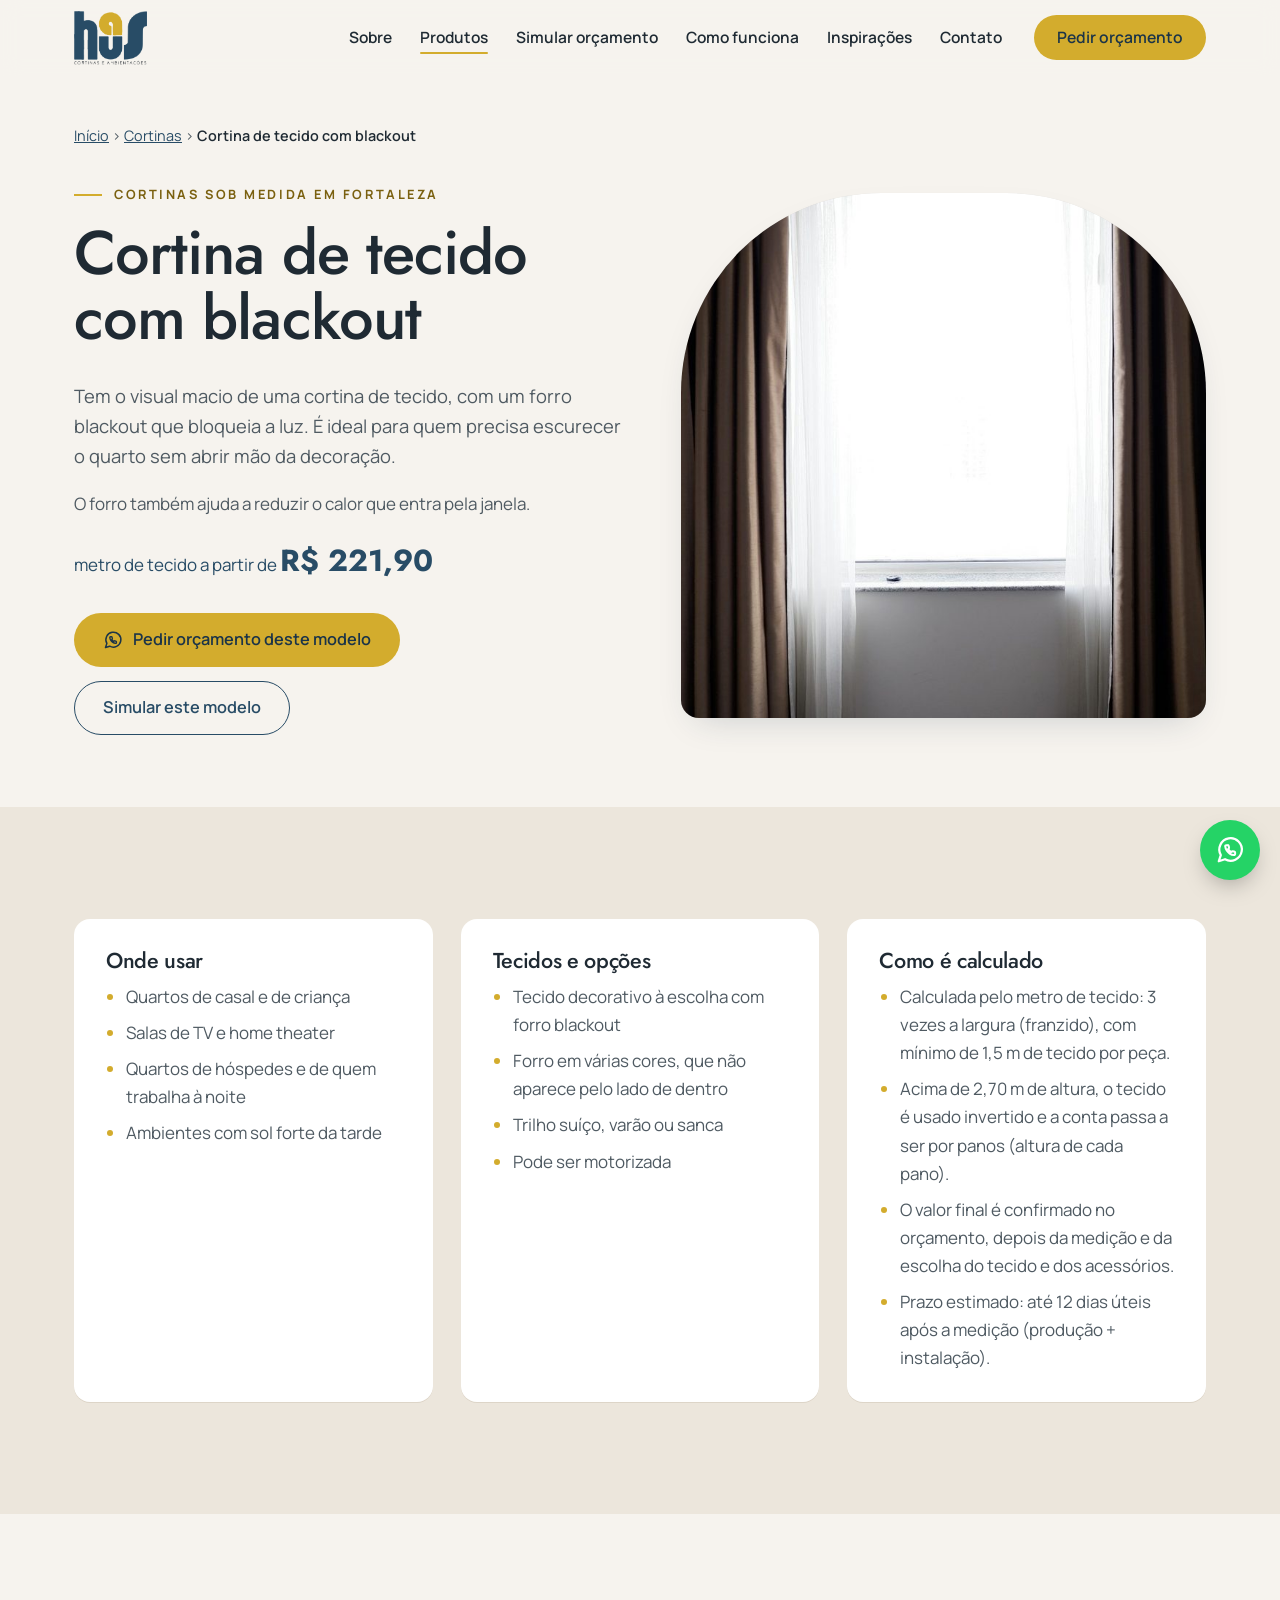
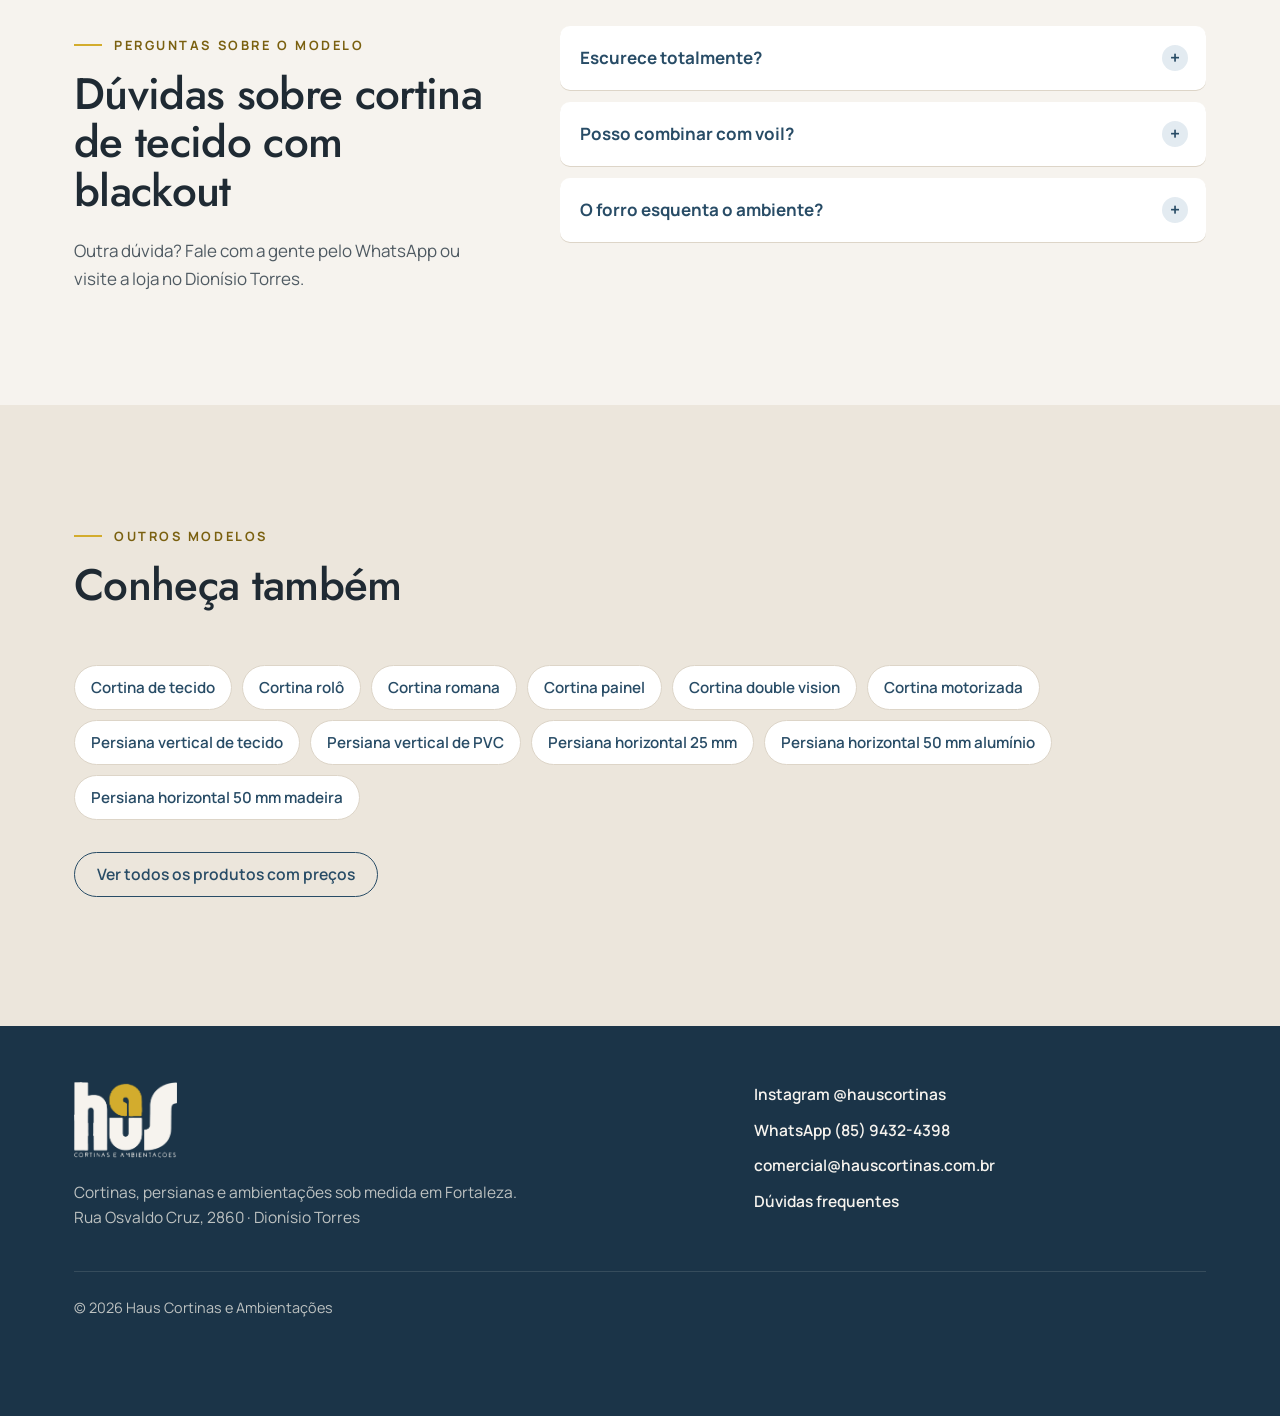
<file: cortina-blackout.html>
<!DOCTYPE html>
<html lang="pt-BR">
<head>
  <meta charset="UTF-8">
  <meta name="viewport" content="width=device-width, initial-scale=1">
  <title>Cortina de tecido com blackout sob medida em Fortaleza | Haus Cortinas e Ambientações</title>
  <meta name="description" content="Cortina de tecido com blackout sob medida em Fortaleza, na Haus Cortinas e Ambientações (Dionísio Torres, perto da Aldeota). Metro de tecido a partir de r$ 221,90. Visita técnica e instalação própria.">
  <meta name="theme-color" content="#284C66">
  <link rel="canonical" href="https://hauscortinas.com.br/cortina-blackout.html">

  <meta property="og:url" content="https://hauscortinas.com.br/cortina-blackout.html">
  <meta property="og:type" content="website">
  <meta property="og:locale" content="pt_BR">
  <meta property="og:site_name" content="Haus Cortinas e Ambientações">
  <meta property="og:title" content="Cortina de tecido com blackout sob medida em Fortaleza | Haus Cortinas e Ambientações">
  <meta property="og:description" content="Cortina de tecido com blackout sob medida em Fortaleza, na Haus Cortinas e Ambientações (Dionísio Torres, perto da Aldeota). Metro de tecido a partir de r$ 221,90. Visita técnica e instalação própria.">
  <meta property="og:image" content="https://hauscortinas.com.br/img/og-image.jpg">
  <meta name="twitter:card" content="summary_large_image">

  <link rel="icon" href="img/favicon-64.png" type="image/png">
  <link rel="apple-touch-icon" href="img/favicon-180.png">

  <link rel="preconnect" href="https://fonts.googleapis.com">
  <link rel="preconnect" href="https://fonts.gstatic.com" crossorigin>
  <link href="https://fonts.googleapis.com/css2?family=Jost:wght@400;500;600&family=Manrope:wght@400;500;600;700&display=swap" rel="stylesheet">
  <link rel="stylesheet" href="css/style.css?v=3">

  <script type="application/ld+json">
  {"@context": "https://schema.org", "@type": "BreadcrumbList", "itemListElement": [{"@type": "ListItem", "position": 1, "name": "Início", "item": "https://hauscortinas.com.br/"}, {"@type": "ListItem", "position": 2, "name": "Cortinas", "item": "https://hauscortinas.com.br/#produtos"}, {"@type": "ListItem", "position": 3, "name": "Cortina de tecido com blackout", "item": "https://hauscortinas.com.br/cortina-blackout.html"}]}
  </script>
</head>
<body>

  <a class="skip-link" href="#conteudo">Pular para o conteúdo</a>

  <header class="header" id="topo">
    <div class="container header__inner">
      <a href="./" class="logo" aria-label="Haus Cortinas e Ambientações, ir para a página inicial">
        <img src="img/logo-haus.png" alt="Haus Cortinas e Ambientações" width="900" height="664">
      </a>

      <nav class="nav" id="menu" aria-label="Menu principal">
        <ul class="nav__list">
          <li><a href="./#sobre" class="nav__link">Sobre</a></li>
          <li><a href="./#produtos" class="nav__link is-active">Produtos</a></li>
          <li><a href="./#simulador" class="nav__link">Simular orçamento</a></li>
          <li><a href="./#como-funciona" class="nav__link">Como funciona</a></li>
          <li><a href="./#projetos" class="nav__link">Inspirações</a></li>
          <li><a href="./#contato" class="nav__link">Contato</a></li>
        </ul>
        <a href="./#contato" class="btn btn--primary nav__cta">Pedir orçamento</a>
      </nav>

      <button class="hamburger" type="button" aria-label="Abrir menu" aria-expanded="false" aria-controls="menu">
        <span></span><span></span><span></span>
      </button>
    </div>
  </header>

  <main id="conteudo">

    <section class="hero hero--modelo">
      <div class="container">
        <nav class="trilha" aria-label="Você está em">
          <a href="./">Início</a> <span aria-hidden="true">›</span>
          <a href="./#produtos">Cortinas</a> <span aria-hidden="true">›</span>
          <span aria-current="page">Cortina de tecido com blackout</span>
        </nav>
        <div class="hero__inner">
          <div class="hero__text">
            <p class="eyebrow">Cortinas sob medida em Fortaleza</p>
            <h1>Cortina de tecido com blackout</h1>
            <p class="hero__lead">Tem o visual macio de uma cortina de tecido, com um forro blackout que bloqueia a luz. É ideal para quem precisa escurecer o quarto sem abrir mão da decoração.</p>
            <p>O forro também ajuda a reduzir o calor que entra pela janela.</p>
            <!-- PREÇOS HAUS: revisar (mesmo valor do simulador do index.html) -->
            <p class="modelo__preco">metro de tecido a partir de <strong>R$ 221,90</strong></p>
            <div class="hero__actions">
              <a href="https://wa.me/558594324398" class="btn btn--primary btn--lg" data-whatsapp data-msg="Olá, Haus Cortinas! Vim pelo site e gostaria de um orçamento de cortina de tecido com blackout." target="_blank" rel="noopener">
                <svg class="icon" viewBox="0 0 24 24" aria-hidden="true"><path d="M3 21l1.65-4.95A9 9 0 1 1 8 19.4L3 21z"/><g transform="translate(7.3 7.3) scale(.4)" stroke-width="4"><path d="M22 16.92v3a2 2 0 0 1-2.18 2 19.79 19.79 0 0 1-8.63-3.07 19.5 19.5 0 0 1-6-6 19.79 19.79 0 0 1-3.07-8.67A2 2 0 0 1 4.11 2h3a2 2 0 0 1 2 1.72 12.84 12.84 0 0 0 .7 2.81 2 2 0 0 1-.45 2.11L8.09 9.91a16 16 0 0 0 6 6l1.27-1.27a2 2 0 0 1 2.11-.45 12.84 12.84 0 0 0 2.81.7A2 2 0 0 1 22 16.92z"/></g></svg>
                Pedir orçamento deste modelo
              </a>
              <a href="./?modelo=Cortina%20de%20tecido%20com%20blackout#simulador" class="btn btn--outline btn--lg">Simular este modelo</a>
            </div>
          </div>
          <figure class="hero__media media" data-label="Foto: cortina de tecido com blackout (img/produto-tecido-blackout.jpg)">
            <img src="img/produto-tecido-blackout.jpg" alt="Exemplo de cortina de tecido com blackout (foto ilustrativa)" width="720" height="720" fetchpriority="high">
          </figure>
        </div>
      </div>
    </section>

    <section class="section section--soft">
      <div class="container modelo__info modelo__info--3">
        <div class="card modelo__bloco">
          <h2>Onde usar</h2>
          <ul>
            <li>Quartos de casal e de criança</li>
            <li>Salas de TV e home theater</li>
            <li>Quartos de hóspedes e de quem trabalha à noite</li>
            <li>Ambientes com sol forte da tarde</li>
          </ul>
        </div>
        <div class="card modelo__bloco">
          <h2>Tecidos e opções</h2>
          <ul>
            <li>Tecido decorativo à escolha com forro blackout</li>
            <li>Forro em várias cores, que não aparece pelo lado de dentro</li>
            <li>Trilho suíço, varão ou sanca</li>
            <li>Pode ser motorizada</li>
          </ul>
        </div>
        <div class="card modelo__bloco">
          <h2>Como é calculado</h2>
          <ul>
            <li>Calculada pelo metro de tecido: 3 vezes a largura (franzido), com mínimo de 1,5 m de tecido por peça.</li>
            <li>Acima de 2,70 m de altura, o tecido é usado invertido e a conta passa a ser por panos (altura de cada pano).</li>
            <li>O valor final é confirmado no orçamento, depois da medição e da escolha do tecido e dos acessórios.</li>
            <li>Prazo estimado: até 12 dias úteis após a medição (produção + instalação).</li>
          </ul>
        </div>
      </div>
    </section>

    <section class="section">
      <div class="container faq">
        <div class="section__head">
          <p class="eyebrow">Perguntas sobre o modelo</p>
          <h2>Dúvidas sobre cortina de tecido com blackout</h2>
          <p>Outra dúvida? Fale com a gente pelo WhatsApp ou visite a loja no Dionísio Torres.</p>
        </div>
        <div class="faq__lista">
          <details class="faq__item">
            <summary>Escurece totalmente?</summary>
            <p>O forro bloqueia a luz que atravessa o tecido. Para vedar as laterais, recomendamos instalar acima e além da janela; na visita mostramos a melhor posição.</p>
          </details>
          <details class="faq__item">
            <summary>Posso combinar com voil?</summary>
            <p>Sim. É comum usar trilho duplo: voil na frente para o dia e blackout atrás para a noite.</p>
          </details>
          <details class="faq__item">
            <summary>O forro esquenta o ambiente?</summary>
            <p>Não. Pelo contrário: ele ajuda a barrar o calor do sol que bate na janela.</p>
          </details>
        </div>
      </div>
    </section>

    <section class="section section--soft">
      <div class="container">
        <div class="section__head">
          <p class="eyebrow">Outros modelos</p>
          <h2>Conheça também</h2>
        </div>
        <ul class="modelo__outros">
          <li><a href="cortina-de-tecido.html">Cortina de tecido</a></li>
          <li><a href="cortina-rolo.html">Cortina rolô</a></li>
          <li><a href="cortina-romana.html">Cortina romana</a></li>
          <li><a href="cortina-painel.html">Cortina painel</a></li>
          <li><a href="cortina-double-vision.html">Cortina double vision</a></li>
          <li><a href="cortina-motorizada.html">Cortina motorizada</a></li>
          <li><a href="persiana-vertical-tecido.html">Persiana vertical de tecido</a></li>
          <li><a href="persiana-vertical-pvc.html">Persiana vertical de PVC</a></li>
          <li><a href="persiana-horizontal-25mm.html">Persiana horizontal 25 mm</a></li>
          <li><a href="persiana-horizontal-50mm-aluminio.html">Persiana horizontal 50 mm alumínio</a></li>
          <li><a href="persiana-horizontal-50mm-madeira.html">Persiana horizontal 50 mm madeira</a></li>
        </ul>
        <p class="modelo__voltar"><a href="./#produtos" class="btn btn--outline">Ver todos os produtos com preços</a></p>
      </div>
    </section>
  </main>

  <footer class="footer">
    <div class="container footer__inner">
      <div class="footer__brand">
        <a href="./" class="logo logo--light" aria-label="Haus Cortinas e Ambientações, ir para a página inicial">
        <img src="img/logo-haus-claro.png" alt="Haus Cortinas e Ambientações" width="900" height="664" loading="lazy">
      </a>
        <p>Cortinas, persianas e ambientações sob medida em Fortaleza.<br>Rua Osvaldo Cruz, 2860 · Dionísio Torres</p>
      </div>

      <ul class="footer__links">
        <li><a href="https://www.instagram.com/hauscortinas/" target="_blank" rel="noopener" data-instagram>Instagram @hauscortinas</a></li>
        <li><a href="https://wa.me/558594324398" target="_blank" rel="noopener" data-whatsapp>WhatsApp (85) 9432-4398</a></li>
        <li><a href="mailto:comercial@hauscortinas.com.br">comercial@hauscortinas.com.br</a></li>
        <li><a href="./#duvidas">Dúvidas frequentes</a></li>
      </ul>

      <p class="footer__legal">© <span id="ano">2026</span> Haus Cortinas e Ambientações</p>
    </div>
  </footer>

  <a href="https://wa.me/558594324398" class="whatsapp-float" data-whatsapp data-msg="Olá, Haus Cortinas! Vim pelo site e gostaria de um orçamento de cortina de tecido com blackout." target="_blank" rel="noopener" aria-label="Conversar no WhatsApp">
    <svg viewBox="0 0 24 24" aria-hidden="true"><path d="M3 21l1.65-4.95A9 9 0 1 1 8 19.4L3 21z"/><g transform="translate(7.3 7.3) scale(.4)" stroke-width="4"><path d="M22 16.92v3a2 2 0 0 1-2.18 2 19.79 19.79 0 0 1-8.63-3.07 19.5 19.5 0 0 1-6-6 19.79 19.79 0 0 1-3.07-8.67A2 2 0 0 1 4.11 2h3a2 2 0 0 1 2 1.72 12.84 12.84 0 0 0 .7 2.81 2 2 0 0 1-.45 2.11L8.09 9.91a16 16 0 0 0 6 6l1.27-1.27a2 2 0 0 1 2.11-.45 12.84 12.84 0 0 0 2.81.7A2 2 0 0 1 22 16.92z"/></g></svg>
  </a>

  <script src="js/modelo.js?v=1" defer></script>
</body>
</html>
</file>
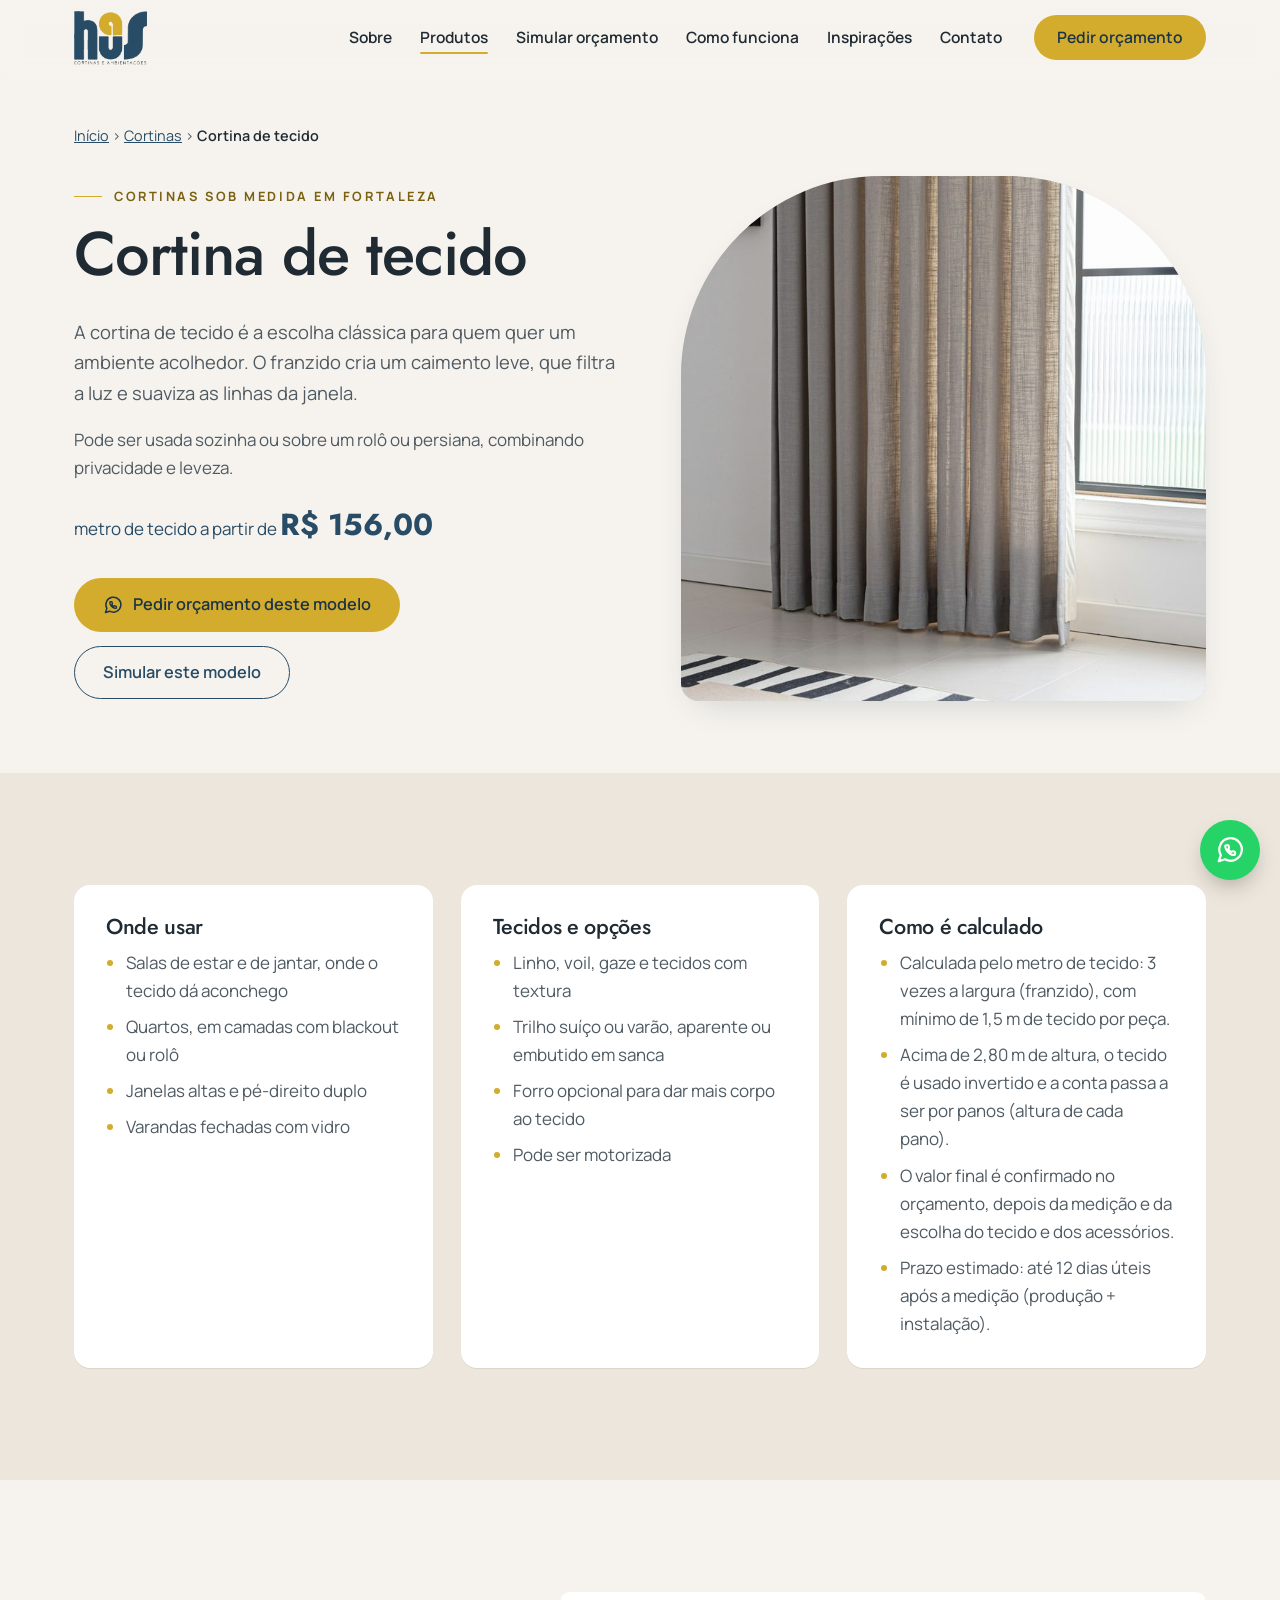
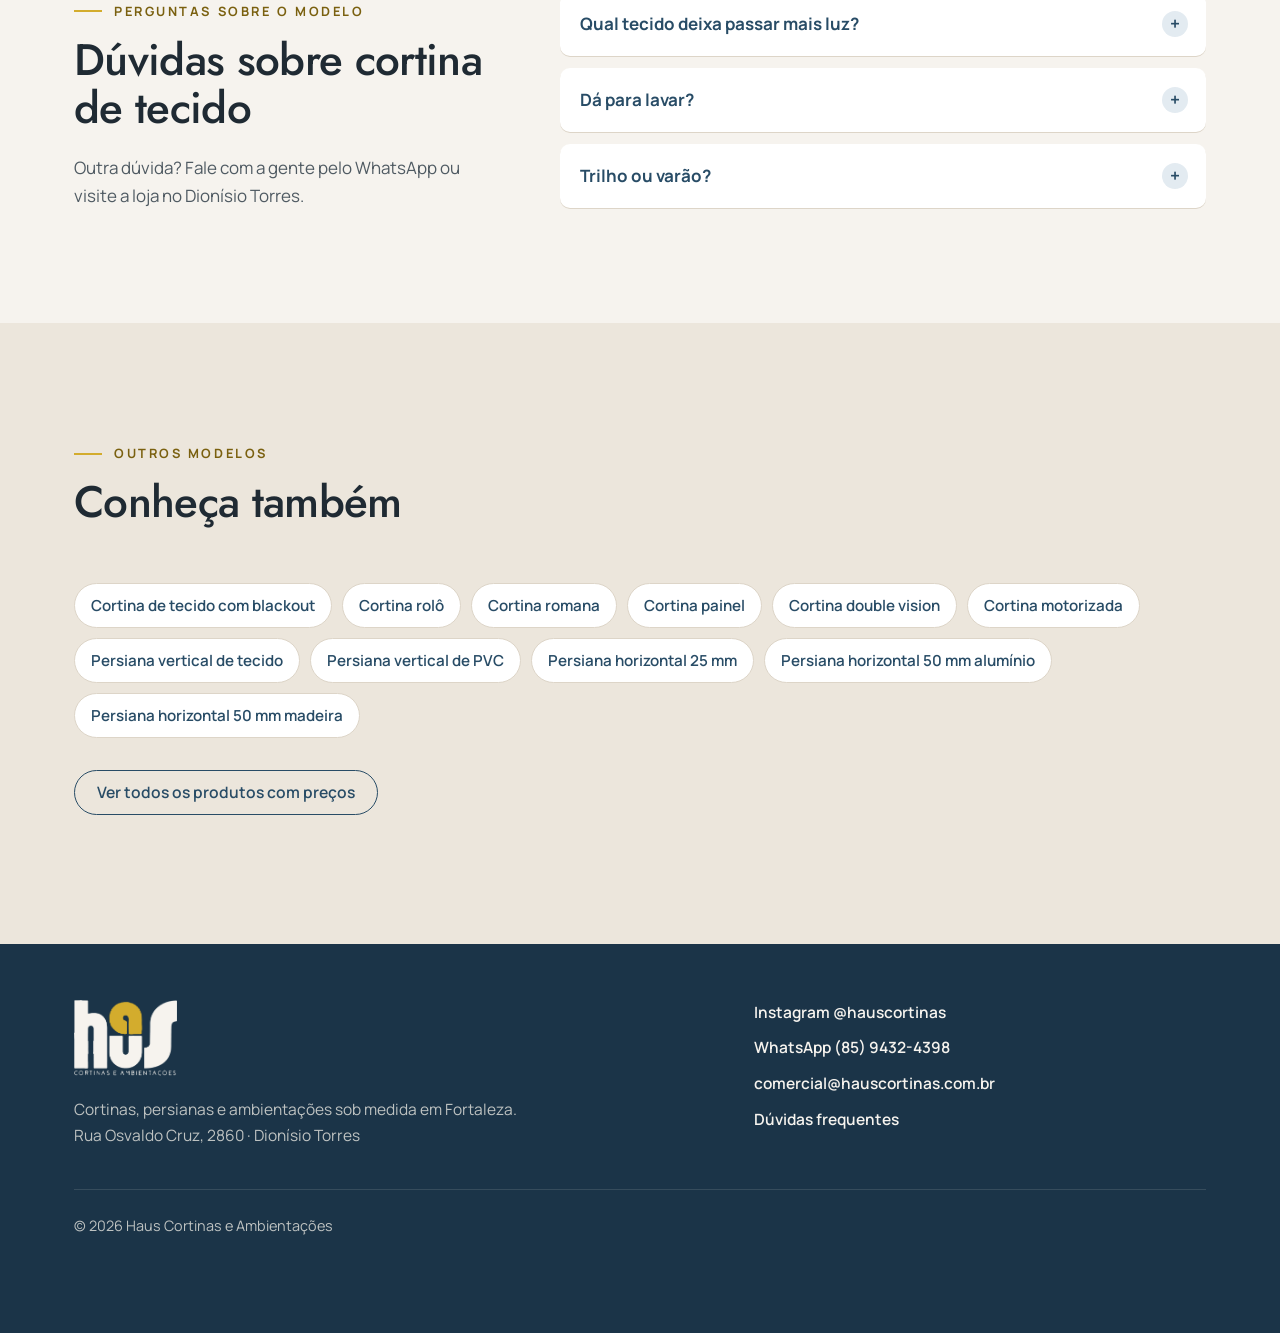
<file: cortina-de-tecido.html>
<!DOCTYPE html>
<html lang="pt-BR">
<head>
  <meta charset="UTF-8">
  <meta name="viewport" content="width=device-width, initial-scale=1">
  <title>Cortina de tecido sob medida em Fortaleza | Haus Cortinas e Ambientações</title>
  <meta name="description" content="Cortina de tecido sob medida em Fortaleza, na Haus Cortinas e Ambientações (Dionísio Torres, perto da Aldeota). Metro de tecido a partir de r$ 156,00. Visita técnica e instalação própria.">
  <meta name="theme-color" content="#284C66">
  <link rel="canonical" href="https://hauscortinas.com.br/cortina-de-tecido.html">

  <meta property="og:url" content="https://hauscortinas.com.br/cortina-de-tecido.html">
  <meta property="og:type" content="website">
  <meta property="og:locale" content="pt_BR">
  <meta property="og:site_name" content="Haus Cortinas e Ambientações">
  <meta property="og:title" content="Cortina de tecido sob medida em Fortaleza | Haus Cortinas e Ambientações">
  <meta property="og:description" content="Cortina de tecido sob medida em Fortaleza, na Haus Cortinas e Ambientações (Dionísio Torres, perto da Aldeota). Metro de tecido a partir de r$ 156,00. Visita técnica e instalação própria.">
  <meta property="og:image" content="https://hauscortinas.com.br/img/og-image.jpg">
  <meta name="twitter:card" content="summary_large_image">

  <link rel="icon" href="img/favicon-64.png" type="image/png">
  <link rel="apple-touch-icon" href="img/favicon-180.png">

  <link rel="preconnect" href="https://fonts.googleapis.com">
  <link rel="preconnect" href="https://fonts.gstatic.com" crossorigin>
  <link href="https://fonts.googleapis.com/css2?family=Jost:wght@400;500;600&family=Manrope:wght@400;500;600;700&display=swap" rel="stylesheet">
  <link rel="stylesheet" href="css/style.css?v=3">

  <script type="application/ld+json">
  {"@context": "https://schema.org", "@type": "BreadcrumbList", "itemListElement": [{"@type": "ListItem", "position": 1, "name": "Início", "item": "https://hauscortinas.com.br/"}, {"@type": "ListItem", "position": 2, "name": "Cortinas", "item": "https://hauscortinas.com.br/#produtos"}, {"@type": "ListItem", "position": 3, "name": "Cortina de tecido", "item": "https://hauscortinas.com.br/cortina-de-tecido.html"}]}
  </script>
</head>
<body>

  <a class="skip-link" href="#conteudo">Pular para o conteúdo</a>

  <header class="header" id="topo">
    <div class="container header__inner">
      <a href="./" class="logo" aria-label="Haus Cortinas e Ambientações, ir para a página inicial">
        <img src="img/logo-haus.png" alt="Haus Cortinas e Ambientações" width="900" height="664">
      </a>

      <nav class="nav" id="menu" aria-label="Menu principal">
        <ul class="nav__list">
          <li><a href="./#sobre" class="nav__link">Sobre</a></li>
          <li><a href="./#produtos" class="nav__link is-active">Produtos</a></li>
          <li><a href="./#simulador" class="nav__link">Simular orçamento</a></li>
          <li><a href="./#como-funciona" class="nav__link">Como funciona</a></li>
          <li><a href="./#projetos" class="nav__link">Inspirações</a></li>
          <li><a href="./#contato" class="nav__link">Contato</a></li>
        </ul>
        <a href="./#contato" class="btn btn--primary nav__cta">Pedir orçamento</a>
      </nav>

      <button class="hamburger" type="button" aria-label="Abrir menu" aria-expanded="false" aria-controls="menu">
        <span></span><span></span><span></span>
      </button>
    </div>
  </header>

  <main id="conteudo">

    <section class="hero hero--modelo">
      <div class="container">
        <nav class="trilha" aria-label="Você está em">
          <a href="./">Início</a> <span aria-hidden="true">›</span>
          <a href="./#produtos">Cortinas</a> <span aria-hidden="true">›</span>
          <span aria-current="page">Cortina de tecido</span>
        </nav>
        <div class="hero__inner">
          <div class="hero__text">
            <p class="eyebrow">Cortinas sob medida em Fortaleza</p>
            <h1>Cortina de tecido</h1>
            <p class="hero__lead">A cortina de tecido é a escolha clássica para quem quer um ambiente acolhedor. O franzido cria um caimento leve, que filtra a luz e suaviza as linhas da janela.</p>
            <p>Pode ser usada sozinha ou sobre um rolô ou persiana, combinando privacidade e leveza.</p>
            <!-- PREÇOS HAUS: revisar (mesmo valor do simulador do index.html) -->
            <p class="modelo__preco">metro de tecido a partir de <strong>R$ 156,00</strong></p>
            <div class="hero__actions">
              <a href="https://wa.me/558594324398" class="btn btn--primary btn--lg" data-whatsapp data-msg="Olá, Haus Cortinas! Vim pelo site e gostaria de um orçamento de cortina de tecido." target="_blank" rel="noopener">
                <svg class="icon" viewBox="0 0 24 24" aria-hidden="true"><path d="M3 21l1.65-4.95A9 9 0 1 1 8 19.4L3 21z"/><g transform="translate(7.3 7.3) scale(.4)" stroke-width="4"><path d="M22 16.92v3a2 2 0 0 1-2.18 2 19.79 19.79 0 0 1-8.63-3.07 19.5 19.5 0 0 1-6-6 19.79 19.79 0 0 1-3.07-8.67A2 2 0 0 1 4.11 2h3a2 2 0 0 1 2 1.72 12.84 12.84 0 0 0 .7 2.81 2 2 0 0 1-.45 2.11L8.09 9.91a16 16 0 0 0 6 6l1.27-1.27a2 2 0 0 1 2.11-.45 12.84 12.84 0 0 0 2.81.7A2 2 0 0 1 22 16.92z"/></g></svg>
                Pedir orçamento deste modelo
              </a>
              <a href="./?modelo=Cortina%20de%20tecido#simulador" class="btn btn--outline btn--lg">Simular este modelo</a>
            </div>
          </div>
          <figure class="hero__media media" data-label="Foto: cortina de tecido (img/produto-tecido.jpg)">
            <img src="img/produto-tecido.jpg" alt="Exemplo de cortina de tecido (foto ilustrativa)" width="720" height="720" fetchpriority="high">
          </figure>
        </div>
      </div>
    </section>

    <section class="section section--soft">
      <div class="container modelo__info modelo__info--3">
        <div class="card modelo__bloco">
          <h2>Onde usar</h2>
          <ul>
            <li>Salas de estar e de jantar, onde o tecido dá aconchego</li>
            <li>Quartos, em camadas com blackout ou rolô</li>
            <li>Janelas altas e pé-direito duplo</li>
            <li>Varandas fechadas com vidro</li>
          </ul>
        </div>
        <div class="card modelo__bloco">
          <h2>Tecidos e opções</h2>
          <ul>
            <li>Linho, voil, gaze e tecidos com textura</li>
            <li>Trilho suíço ou varão, aparente ou embutido em sanca</li>
            <li>Forro opcional para dar mais corpo ao tecido</li>
            <li>Pode ser motorizada</li>
          </ul>
        </div>
        <div class="card modelo__bloco">
          <h2>Como é calculado</h2>
          <ul>
            <li>Calculada pelo metro de tecido: 3 vezes a largura (franzido), com mínimo de 1,5 m de tecido por peça.</li>
            <li>Acima de 2,80 m de altura, o tecido é usado invertido e a conta passa a ser por panos (altura de cada pano).</li>
            <li>O valor final é confirmado no orçamento, depois da medição e da escolha do tecido e dos acessórios.</li>
            <li>Prazo estimado: até 12 dias úteis após a medição (produção + instalação).</li>
          </ul>
        </div>
      </div>
    </section>

    <section class="section">
      <div class="container faq">
        <div class="section__head">
          <p class="eyebrow">Perguntas sobre o modelo</p>
          <h2>Dúvidas sobre cortina de tecido</h2>
          <p>Outra dúvida? Fale com a gente pelo WhatsApp ou visite a loja no Dionísio Torres.</p>
        </div>
        <div class="faq__lista">
          <details class="faq__item">
            <summary>Qual tecido deixa passar mais luz?</summary>
            <p>Voil e gaze são os mais translúcidos; linho filtra mais e dá textura. Na visita levamos amostras para você ver com a luz do seu ambiente.</p>
          </details>
          <details class="faq__item">
            <summary>Dá para lavar?</summary>
            <p>Sim. A maioria dos tecidos pode ser lavada; indicamos o cuidado certo para cada um e também fazemos a lavagem.</p>
          </details>
          <details class="faq__item">
            <summary>Trilho ou varão?</summary>
            <p>O trilho é discreto e desliza melhor; o varão fica aparente e vira parte da decoração. Ajudamos a escolher na visita.</p>
          </details>
        </div>
      </div>
    </section>

    <section class="section section--soft">
      <div class="container">
        <div class="section__head">
          <p class="eyebrow">Outros modelos</p>
          <h2>Conheça também</h2>
        </div>
        <ul class="modelo__outros">
          <li><a href="cortina-blackout.html">Cortina de tecido com blackout</a></li>
          <li><a href="cortina-rolo.html">Cortina rolô</a></li>
          <li><a href="cortina-romana.html">Cortina romana</a></li>
          <li><a href="cortina-painel.html">Cortina painel</a></li>
          <li><a href="cortina-double-vision.html">Cortina double vision</a></li>
          <li><a href="cortina-motorizada.html">Cortina motorizada</a></li>
          <li><a href="persiana-vertical-tecido.html">Persiana vertical de tecido</a></li>
          <li><a href="persiana-vertical-pvc.html">Persiana vertical de PVC</a></li>
          <li><a href="persiana-horizontal-25mm.html">Persiana horizontal 25 mm</a></li>
          <li><a href="persiana-horizontal-50mm-aluminio.html">Persiana horizontal 50 mm alumínio</a></li>
          <li><a href="persiana-horizontal-50mm-madeira.html">Persiana horizontal 50 mm madeira</a></li>
        </ul>
        <p class="modelo__voltar"><a href="./#produtos" class="btn btn--outline">Ver todos os produtos com preços</a></p>
      </div>
    </section>
  </main>

  <footer class="footer">
    <div class="container footer__inner">
      <div class="footer__brand">
        <a href="./" class="logo logo--light" aria-label="Haus Cortinas e Ambientações, ir para a página inicial">
        <img src="img/logo-haus-claro.png" alt="Haus Cortinas e Ambientações" width="900" height="664" loading="lazy">
      </a>
        <p>Cortinas, persianas e ambientações sob medida em Fortaleza.<br>Rua Osvaldo Cruz, 2860 · Dionísio Torres</p>
      </div>

      <ul class="footer__links">
        <li><a href="https://www.instagram.com/hauscortinas/" target="_blank" rel="noopener" data-instagram>Instagram @hauscortinas</a></li>
        <li><a href="https://wa.me/558594324398" target="_blank" rel="noopener" data-whatsapp>WhatsApp (85) 9432-4398</a></li>
        <li><a href="mailto:comercial@hauscortinas.com.br">comercial@hauscortinas.com.br</a></li>
        <li><a href="./#duvidas">Dúvidas frequentes</a></li>
      </ul>

      <p class="footer__legal">© <span id="ano">2026</span> Haus Cortinas e Ambientações</p>
    </div>
  </footer>

  <a href="https://wa.me/558594324398" class="whatsapp-float" data-whatsapp data-msg="Olá, Haus Cortinas! Vim pelo site e gostaria de um orçamento de cortina de tecido." target="_blank" rel="noopener" aria-label="Conversar no WhatsApp">
    <svg viewBox="0 0 24 24" aria-hidden="true"><path d="M3 21l1.65-4.95A9 9 0 1 1 8 19.4L3 21z"/><g transform="translate(7.3 7.3) scale(.4)" stroke-width="4"><path d="M22 16.92v3a2 2 0 0 1-2.18 2 19.79 19.79 0 0 1-8.63-3.07 19.5 19.5 0 0 1-6-6 19.79 19.79 0 0 1-3.07-8.67A2 2 0 0 1 4.11 2h3a2 2 0 0 1 2 1.72 12.84 12.84 0 0 0 .7 2.81 2 2 0 0 1-.45 2.11L8.09 9.91a16 16 0 0 0 6 6l1.27-1.27a2 2 0 0 1 2.11-.45 12.84 12.84 0 0 0 2.81.7A2 2 0 0 1 22 16.92z"/></g></svg>
  </a>

  <script src="js/modelo.js?v=1" defer></script>
</body>
</html>
</file>
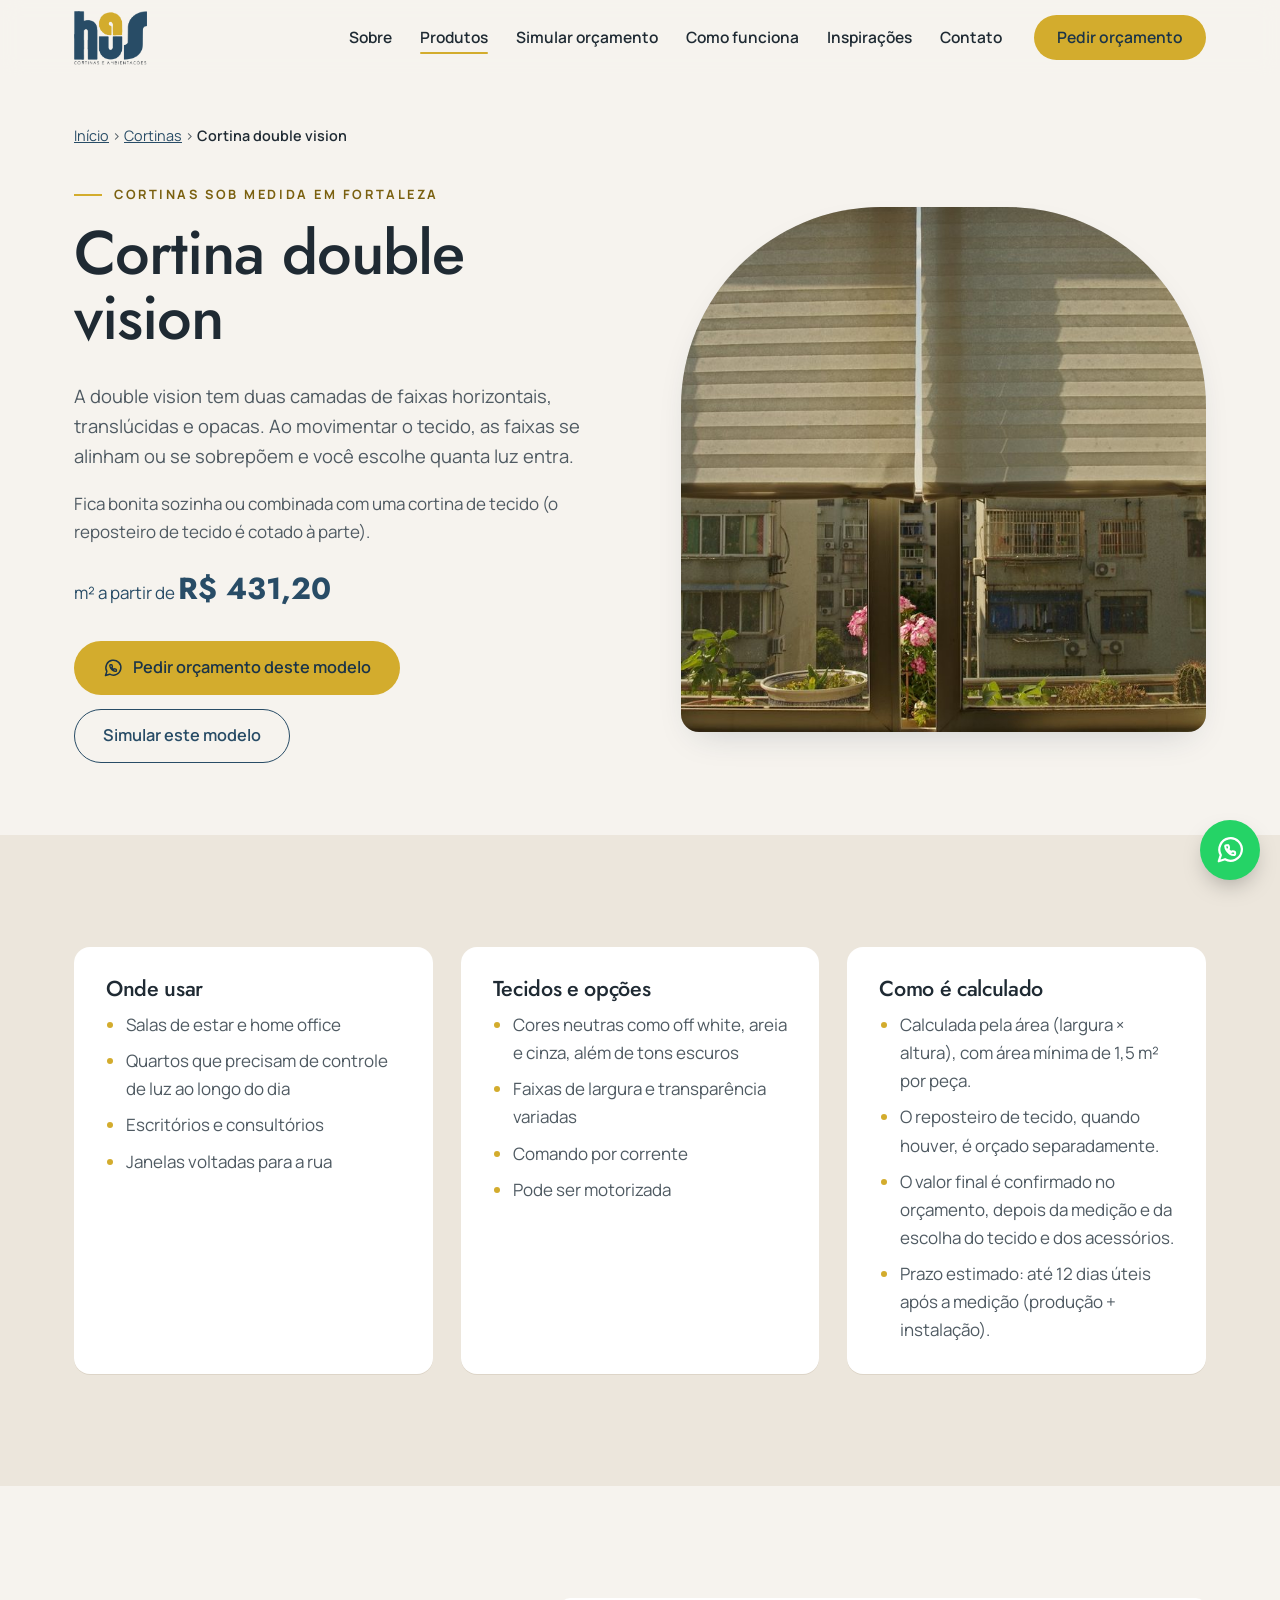
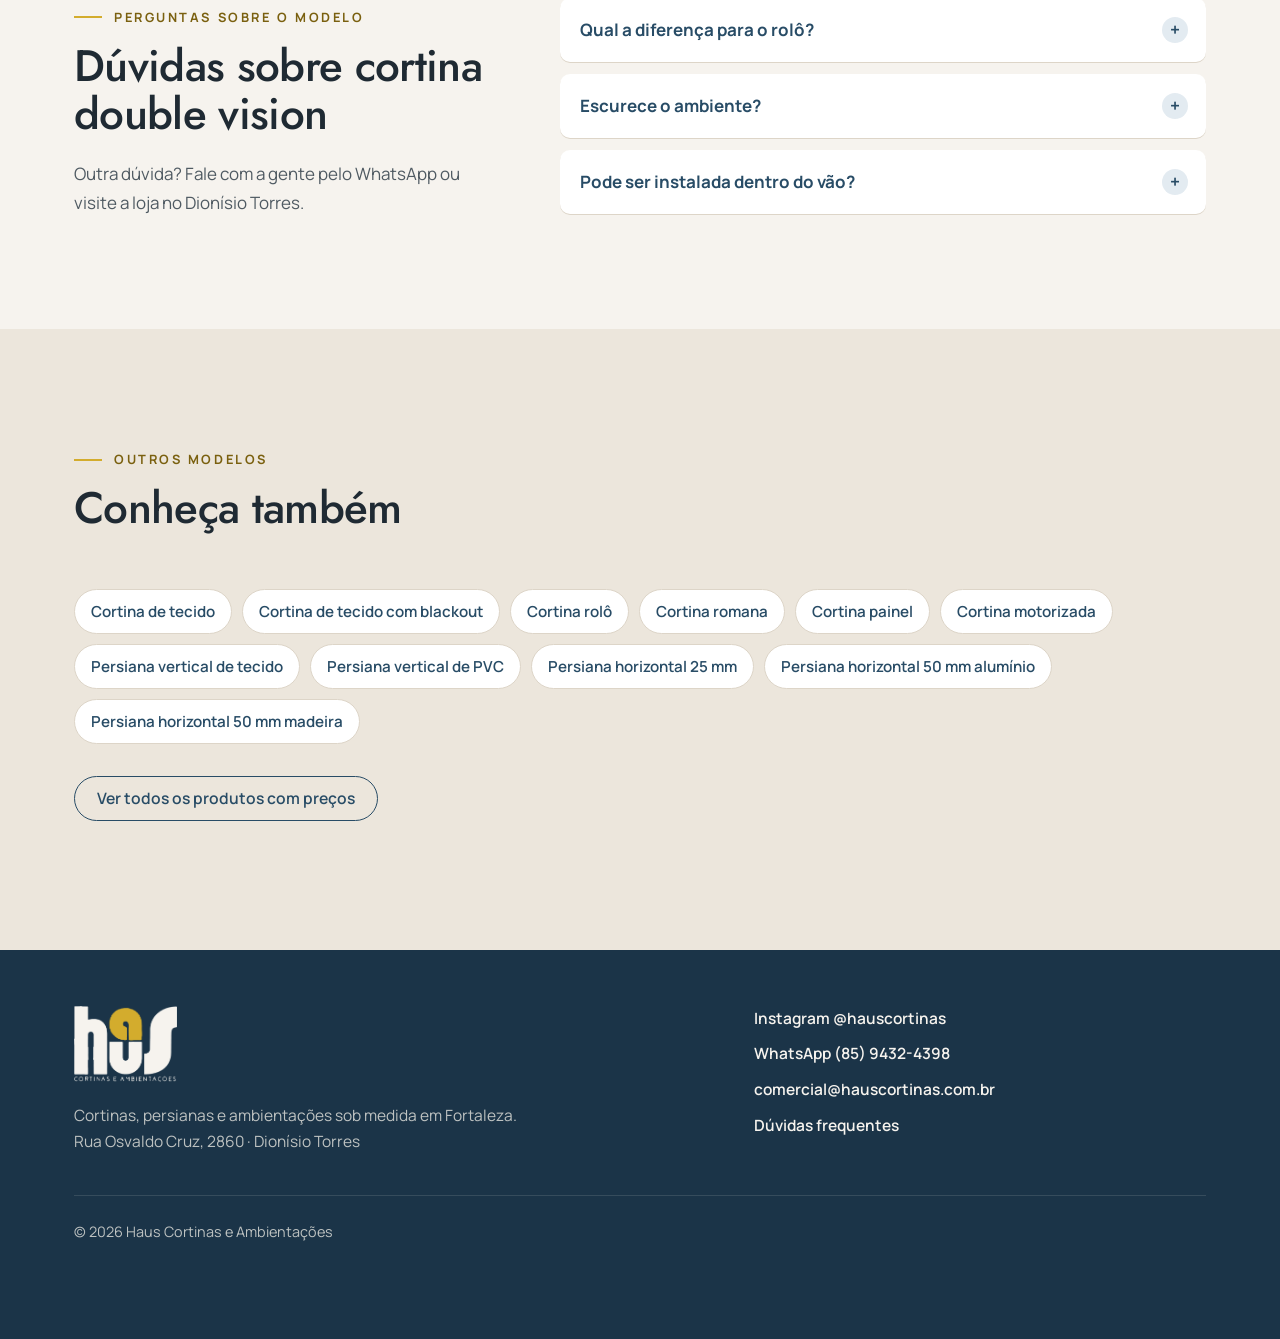
<file: cortina-double-vision.html>
<!DOCTYPE html>
<html lang="pt-BR">
<head>
  <meta charset="UTF-8">
  <meta name="viewport" content="width=device-width, initial-scale=1">
  <title>Cortina double vision sob medida em Fortaleza | Haus Cortinas e Ambientações</title>
  <meta name="description" content="Cortina double vision sob medida em Fortaleza, na Haus Cortinas e Ambientações (Dionísio Torres, perto da Aldeota). M² a partir de r$ 431,20. Visita técnica e instalação própria.">
  <meta name="theme-color" content="#284C66">
  <link rel="canonical" href="https://hauscortinas.com.br/cortina-double-vision.html">

  <meta property="og:url" content="https://hauscortinas.com.br/cortina-double-vision.html">
  <meta property="og:type" content="website">
  <meta property="og:locale" content="pt_BR">
  <meta property="og:site_name" content="Haus Cortinas e Ambientações">
  <meta property="og:title" content="Cortina double vision sob medida em Fortaleza | Haus Cortinas e Ambientações">
  <meta property="og:description" content="Cortina double vision sob medida em Fortaleza, na Haus Cortinas e Ambientações (Dionísio Torres, perto da Aldeota). M² a partir de r$ 431,20. Visita técnica e instalação própria.">
  <meta property="og:image" content="https://hauscortinas.com.br/img/og-image.jpg">
  <meta name="twitter:card" content="summary_large_image">

  <link rel="icon" href="img/favicon-64.png" type="image/png">
  <link rel="apple-touch-icon" href="img/favicon-180.png">

  <link rel="preconnect" href="https://fonts.googleapis.com">
  <link rel="preconnect" href="https://fonts.gstatic.com" crossorigin>
  <link href="https://fonts.googleapis.com/css2?family=Jost:wght@400;500;600&family=Manrope:wght@400;500;600;700&display=swap" rel="stylesheet">
  <link rel="stylesheet" href="css/style.css?v=3">

  <script type="application/ld+json">
  {"@context": "https://schema.org", "@type": "BreadcrumbList", "itemListElement": [{"@type": "ListItem", "position": 1, "name": "Início", "item": "https://hauscortinas.com.br/"}, {"@type": "ListItem", "position": 2, "name": "Cortinas", "item": "https://hauscortinas.com.br/#produtos"}, {"@type": "ListItem", "position": 3, "name": "Cortina double vision", "item": "https://hauscortinas.com.br/cortina-double-vision.html"}]}
  </script>
</head>
<body>

  <a class="skip-link" href="#conteudo">Pular para o conteúdo</a>

  <header class="header" id="topo">
    <div class="container header__inner">
      <a href="./" class="logo" aria-label="Haus Cortinas e Ambientações, ir para a página inicial">
        <img src="img/logo-haus.png" alt="Haus Cortinas e Ambientações" width="900" height="664">
      </a>

      <nav class="nav" id="menu" aria-label="Menu principal">
        <ul class="nav__list">
          <li><a href="./#sobre" class="nav__link">Sobre</a></li>
          <li><a href="./#produtos" class="nav__link is-active">Produtos</a></li>
          <li><a href="./#simulador" class="nav__link">Simular orçamento</a></li>
          <li><a href="./#como-funciona" class="nav__link">Como funciona</a></li>
          <li><a href="./#projetos" class="nav__link">Inspirações</a></li>
          <li><a href="./#contato" class="nav__link">Contato</a></li>
        </ul>
        <a href="./#contato" class="btn btn--primary nav__cta">Pedir orçamento</a>
      </nav>

      <button class="hamburger" type="button" aria-label="Abrir menu" aria-expanded="false" aria-controls="menu">
        <span></span><span></span><span></span>
      </button>
    </div>
  </header>

  <main id="conteudo">

    <section class="hero hero--modelo">
      <div class="container">
        <nav class="trilha" aria-label="Você está em">
          <a href="./">Início</a> <span aria-hidden="true">›</span>
          <a href="./#produtos">Cortinas</a> <span aria-hidden="true">›</span>
          <span aria-current="page">Cortina double vision</span>
        </nav>
        <div class="hero__inner">
          <div class="hero__text">
            <p class="eyebrow">Cortinas sob medida em Fortaleza</p>
            <h1>Cortina double vision</h1>
            <p class="hero__lead">A double vision tem duas camadas de faixas horizontais, translúcidas e opacas. Ao movimentar o tecido, as faixas se alinham ou se sobrepõem e você escolhe quanta luz entra.</p>
            <p>Fica bonita sozinha ou combinada com uma cortina de tecido (o reposteiro de tecido é cotado à parte).</p>
            <!-- PREÇOS HAUS: revisar (mesmo valor do simulador do index.html) -->
            <p class="modelo__preco">m² a partir de <strong>R$ 431,20</strong></p>
            <div class="hero__actions">
              <a href="https://wa.me/558594324398" class="btn btn--primary btn--lg" data-whatsapp data-msg="Olá, Haus Cortinas! Vim pelo site e gostaria de um orçamento de cortina double vision." target="_blank" rel="noopener">
                <svg class="icon" viewBox="0 0 24 24" aria-hidden="true"><path d="M3 21l1.65-4.95A9 9 0 1 1 8 19.4L3 21z"/><g transform="translate(7.3 7.3) scale(.4)" stroke-width="4"><path d="M22 16.92v3a2 2 0 0 1-2.18 2 19.79 19.79 0 0 1-8.63-3.07 19.5 19.5 0 0 1-6-6 19.79 19.79 0 0 1-3.07-8.67A2 2 0 0 1 4.11 2h3a2 2 0 0 1 2 1.72 12.84 12.84 0 0 0 .7 2.81 2 2 0 0 1-.45 2.11L8.09 9.91a16 16 0 0 0 6 6l1.27-1.27a2 2 0 0 1 2.11-.45 12.84 12.84 0 0 0 2.81.7A2 2 0 0 1 22 16.92z"/></g></svg>
                Pedir orçamento deste modelo
              </a>
              <a href="./?modelo=Cortina%20double%20vision#simulador" class="btn btn--outline btn--lg">Simular este modelo</a>
            </div>
          </div>
          <figure class="hero__media media" data-label="Foto: cortina double vision (img/produto-double-vision.jpg)">
            <img src="img/produto-double-vision.jpg" alt="Exemplo de cortina double vision (foto ilustrativa)" width="720" height="720" fetchpriority="high">
          </figure>
        </div>
      </div>
    </section>

    <section class="section section--soft">
      <div class="container modelo__info modelo__info--3">
        <div class="card modelo__bloco">
          <h2>Onde usar</h2>
          <ul>
            <li>Salas de estar e home office</li>
            <li>Quartos que precisam de controle de luz ao longo do dia</li>
            <li>Escritórios e consultórios</li>
            <li>Janelas voltadas para a rua</li>
          </ul>
        </div>
        <div class="card modelo__bloco">
          <h2>Tecidos e opções</h2>
          <ul>
            <li>Cores neutras como off white, areia e cinza, além de tons escuros</li>
            <li>Faixas de largura e transparência variadas</li>
            <li>Comando por corrente</li>
            <li>Pode ser motorizada</li>
          </ul>
        </div>
        <div class="card modelo__bloco">
          <h2>Como é calculado</h2>
          <ul>
            <li>Calculada pela área (largura × altura), com área mínima de 1,5 m² por peça.</li>
            <li>O reposteiro de tecido, quando houver, é orçado separadamente.</li>
            <li>O valor final é confirmado no orçamento, depois da medição e da escolha do tecido e dos acessórios.</li>
            <li>Prazo estimado: até 12 dias úteis após a medição (produção + instalação).</li>
          </ul>
        </div>
      </div>
    </section>

    <section class="section">
      <div class="container faq">
        <div class="section__head">
          <p class="eyebrow">Perguntas sobre o modelo</p>
          <h2>Dúvidas sobre cortina double vision</h2>
          <p>Outra dúvida? Fale com a gente pelo WhatsApp ou visite a loja no Dionísio Torres.</p>
        </div>
        <div class="faq__lista">
          <details class="faq__item">
            <summary>Qual a diferença para o rolô?</summary>
            <p>No rolô o tecido é inteiro; na double vision as faixas permitem passar de iluminado para reservado sem subir a cortina.</p>
          </details>
          <details class="faq__item">
            <summary>Escurece o ambiente?</summary>
            <p>Escurece parcialmente. Para escurecer de verdade, indicamos combinar com blackout.</p>
          </details>
          <details class="faq__item">
            <summary>Pode ser instalada dentro do vão?</summary>
            <p>Sim, desde que o vão tenha profundidade suficiente. Conferimos isso na visita.</p>
          </details>
        </div>
      </div>
    </section>

    <section class="section section--soft">
      <div class="container">
        <div class="section__head">
          <p class="eyebrow">Outros modelos</p>
          <h2>Conheça também</h2>
        </div>
        <ul class="modelo__outros">
          <li><a href="cortina-de-tecido.html">Cortina de tecido</a></li>
          <li><a href="cortina-blackout.html">Cortina de tecido com blackout</a></li>
          <li><a href="cortina-rolo.html">Cortina rolô</a></li>
          <li><a href="cortina-romana.html">Cortina romana</a></li>
          <li><a href="cortina-painel.html">Cortina painel</a></li>
          <li><a href="cortina-motorizada.html">Cortina motorizada</a></li>
          <li><a href="persiana-vertical-tecido.html">Persiana vertical de tecido</a></li>
          <li><a href="persiana-vertical-pvc.html">Persiana vertical de PVC</a></li>
          <li><a href="persiana-horizontal-25mm.html">Persiana horizontal 25 mm</a></li>
          <li><a href="persiana-horizontal-50mm-aluminio.html">Persiana horizontal 50 mm alumínio</a></li>
          <li><a href="persiana-horizontal-50mm-madeira.html">Persiana horizontal 50 mm madeira</a></li>
        </ul>
        <p class="modelo__voltar"><a href="./#produtos" class="btn btn--outline">Ver todos os produtos com preços</a></p>
      </div>
    </section>
  </main>

  <footer class="footer">
    <div class="container footer__inner">
      <div class="footer__brand">
        <a href="./" class="logo logo--light" aria-label="Haus Cortinas e Ambientações, ir para a página inicial">
        <img src="img/logo-haus-claro.png" alt="Haus Cortinas e Ambientações" width="900" height="664" loading="lazy">
      </a>
        <p>Cortinas, persianas e ambientações sob medida em Fortaleza.<br>Rua Osvaldo Cruz, 2860 · Dionísio Torres</p>
      </div>

      <ul class="footer__links">
        <li><a href="https://www.instagram.com/hauscortinas/" target="_blank" rel="noopener" data-instagram>Instagram @hauscortinas</a></li>
        <li><a href="https://wa.me/558594324398" target="_blank" rel="noopener" data-whatsapp>WhatsApp (85) 9432-4398</a></li>
        <li><a href="mailto:comercial@hauscortinas.com.br">comercial@hauscortinas.com.br</a></li>
        <li><a href="./#duvidas">Dúvidas frequentes</a></li>
      </ul>

      <p class="footer__legal">© <span id="ano">2026</span> Haus Cortinas e Ambientações</p>
    </div>
  </footer>

  <a href="https://wa.me/558594324398" class="whatsapp-float" data-whatsapp data-msg="Olá, Haus Cortinas! Vim pelo site e gostaria de um orçamento de cortina double vision." target="_blank" rel="noopener" aria-label="Conversar no WhatsApp">
    <svg viewBox="0 0 24 24" aria-hidden="true"><path d="M3 21l1.65-4.95A9 9 0 1 1 8 19.4L3 21z"/><g transform="translate(7.3 7.3) scale(.4)" stroke-width="4"><path d="M22 16.92v3a2 2 0 0 1-2.18 2 19.79 19.79 0 0 1-8.63-3.07 19.5 19.5 0 0 1-6-6 19.79 19.79 0 0 1-3.07-8.67A2 2 0 0 1 4.11 2h3a2 2 0 0 1 2 1.72 12.84 12.84 0 0 0 .7 2.81 2 2 0 0 1-.45 2.11L8.09 9.91a16 16 0 0 0 6 6l1.27-1.27a2 2 0 0 1 2.11-.45 12.84 12.84 0 0 0 2.81.7A2 2 0 0 1 22 16.92z"/></g></svg>
  </a>

  <script src="js/modelo.js?v=1" defer></script>
</body>
</html>
</file>
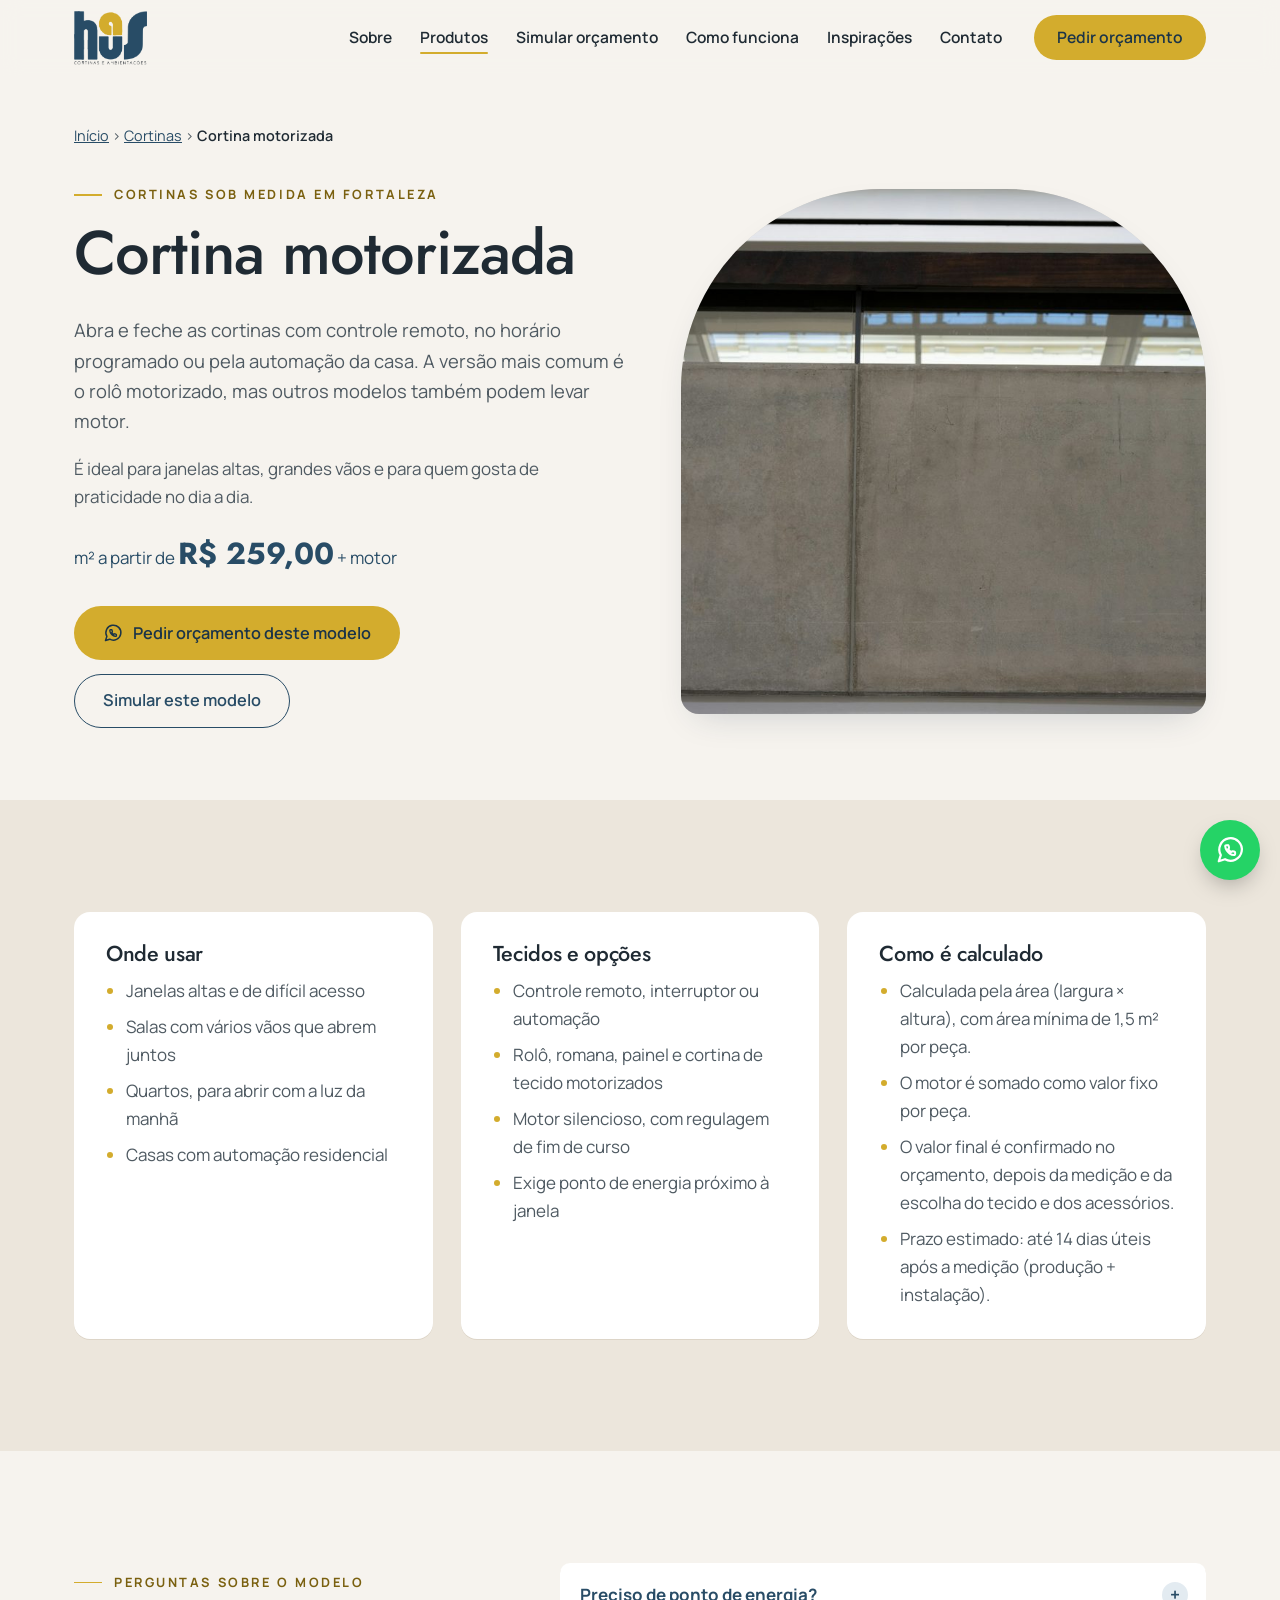
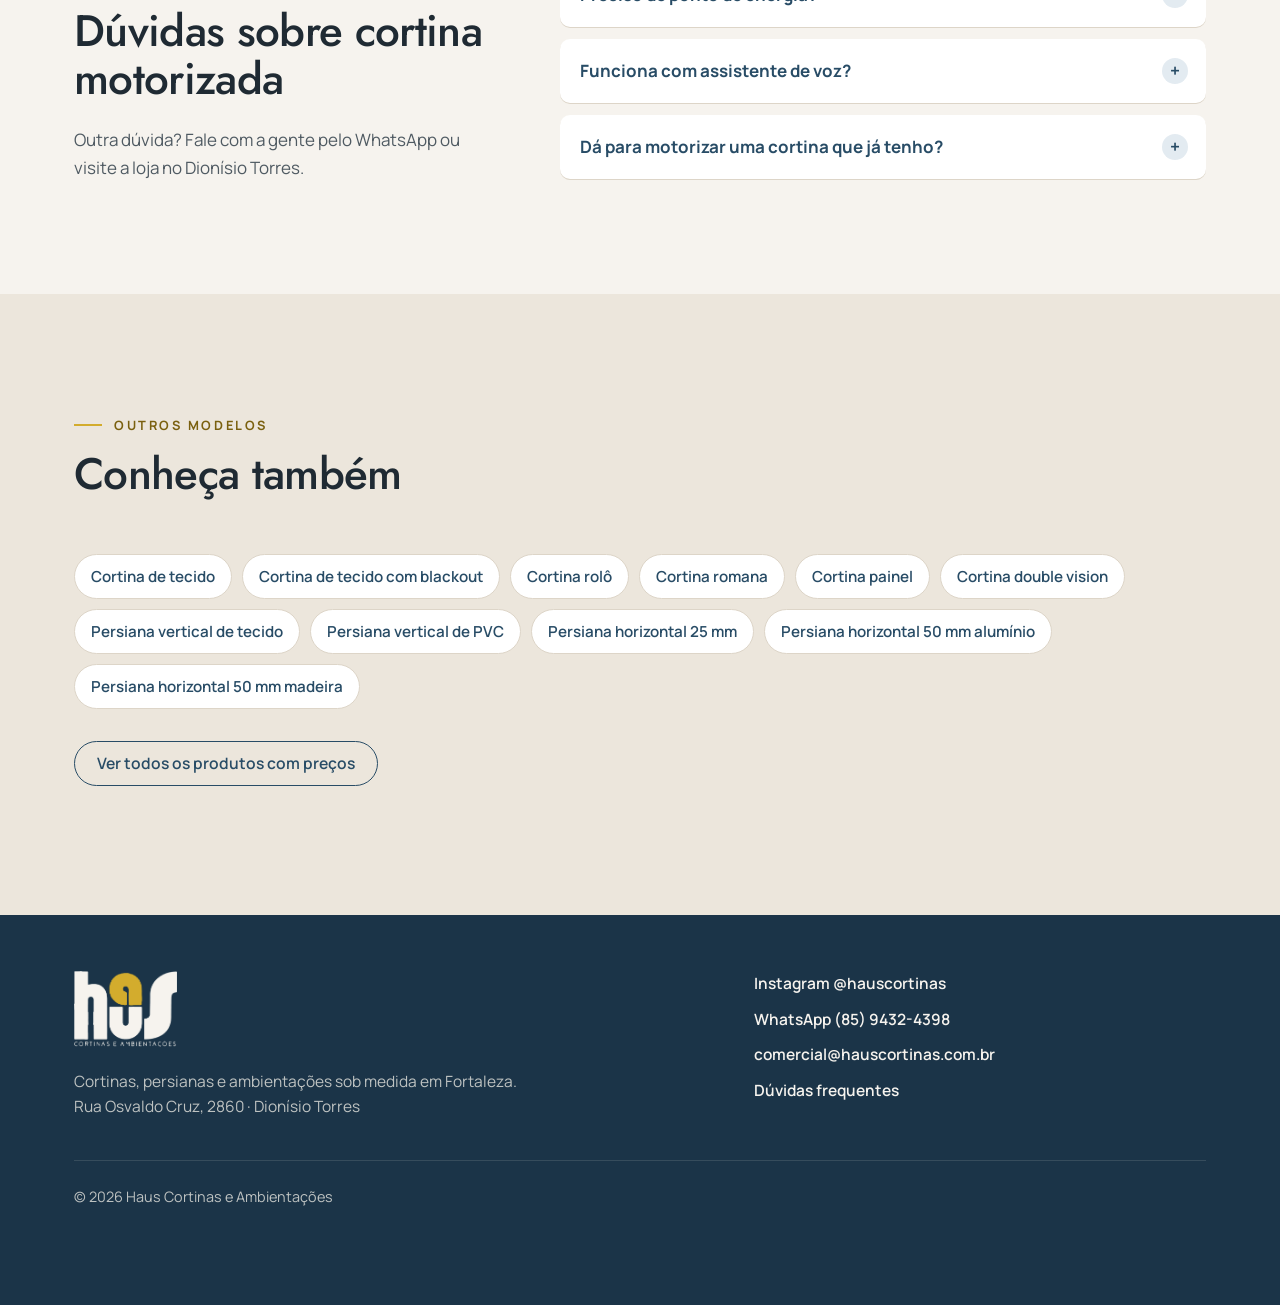
<file: cortina-motorizada.html>
<!DOCTYPE html>
<html lang="pt-BR">
<head>
  <meta charset="UTF-8">
  <meta name="viewport" content="width=device-width, initial-scale=1">
  <title>Cortina motorizada sob medida em Fortaleza | Haus Cortinas e Ambientações</title>
  <meta name="description" content="Cortina motorizada sob medida em Fortaleza, na Haus Cortinas e Ambientações (Dionísio Torres, perto da Aldeota). M² a partir de r$ 259,00 + motor. Visita técnica e instalação própria.">
  <meta name="theme-color" content="#284C66">
  <link rel="canonical" href="https://hauscortinas.com.br/cortina-motorizada.html">

  <meta property="og:url" content="https://hauscortinas.com.br/cortina-motorizada.html">
  <meta property="og:type" content="website">
  <meta property="og:locale" content="pt_BR">
  <meta property="og:site_name" content="Haus Cortinas e Ambientações">
  <meta property="og:title" content="Cortina motorizada sob medida em Fortaleza | Haus Cortinas e Ambientações">
  <meta property="og:description" content="Cortina motorizada sob medida em Fortaleza, na Haus Cortinas e Ambientações (Dionísio Torres, perto da Aldeota). M² a partir de r$ 259,00 + motor. Visita técnica e instalação própria.">
  <meta property="og:image" content="https://hauscortinas.com.br/img/og-image.jpg">
  <meta name="twitter:card" content="summary_large_image">

  <link rel="icon" href="img/favicon-64.png" type="image/png">
  <link rel="apple-touch-icon" href="img/favicon-180.png">

  <link rel="preconnect" href="https://fonts.googleapis.com">
  <link rel="preconnect" href="https://fonts.gstatic.com" crossorigin>
  <link href="https://fonts.googleapis.com/css2?family=Jost:wght@400;500;600&family=Manrope:wght@400;500;600;700&display=swap" rel="stylesheet">
  <link rel="stylesheet" href="css/style.css?v=3">

  <script type="application/ld+json">
  {"@context": "https://schema.org", "@type": "BreadcrumbList", "itemListElement": [{"@type": "ListItem", "position": 1, "name": "Início", "item": "https://hauscortinas.com.br/"}, {"@type": "ListItem", "position": 2, "name": "Cortinas", "item": "https://hauscortinas.com.br/#produtos"}, {"@type": "ListItem", "position": 3, "name": "Cortina motorizada", "item": "https://hauscortinas.com.br/cortina-motorizada.html"}]}
  </script>
</head>
<body>

  <a class="skip-link" href="#conteudo">Pular para o conteúdo</a>

  <header class="header" id="topo">
    <div class="container header__inner">
      <a href="./" class="logo" aria-label="Haus Cortinas e Ambientações, ir para a página inicial">
        <img src="img/logo-haus.png" alt="Haus Cortinas e Ambientações" width="900" height="664">
      </a>

      <nav class="nav" id="menu" aria-label="Menu principal">
        <ul class="nav__list">
          <li><a href="./#sobre" class="nav__link">Sobre</a></li>
          <li><a href="./#produtos" class="nav__link is-active">Produtos</a></li>
          <li><a href="./#simulador" class="nav__link">Simular orçamento</a></li>
          <li><a href="./#como-funciona" class="nav__link">Como funciona</a></li>
          <li><a href="./#projetos" class="nav__link">Inspirações</a></li>
          <li><a href="./#contato" class="nav__link">Contato</a></li>
        </ul>
        <a href="./#contato" class="btn btn--primary nav__cta">Pedir orçamento</a>
      </nav>

      <button class="hamburger" type="button" aria-label="Abrir menu" aria-expanded="false" aria-controls="menu">
        <span></span><span></span><span></span>
      </button>
    </div>
  </header>

  <main id="conteudo">

    <section class="hero hero--modelo">
      <div class="container">
        <nav class="trilha" aria-label="Você está em">
          <a href="./">Início</a> <span aria-hidden="true">›</span>
          <a href="./#produtos">Cortinas</a> <span aria-hidden="true">›</span>
          <span aria-current="page">Cortina motorizada</span>
        </nav>
        <div class="hero__inner">
          <div class="hero__text">
            <p class="eyebrow">Cortinas sob medida em Fortaleza</p>
            <h1>Cortina motorizada</h1>
            <p class="hero__lead">Abra e feche as cortinas com controle remoto, no horário programado ou pela automação da casa. A versão mais comum é o rolô motorizado, mas outros modelos também podem levar motor.</p>
            <p>É ideal para janelas altas, grandes vãos e para quem gosta de praticidade no dia a dia.</p>
            <!-- PREÇOS HAUS: revisar (mesmo valor do simulador do index.html) -->
            <p class="modelo__preco">m² a partir de <strong>R$ 259,00</strong> + motor</p>
            <div class="hero__actions">
              <a href="https://wa.me/558594324398" class="btn btn--primary btn--lg" data-whatsapp data-msg="Olá, Haus Cortinas! Vim pelo site e gostaria de um orçamento de cortina motorizada." target="_blank" rel="noopener">
                <svg class="icon" viewBox="0 0 24 24" aria-hidden="true"><path d="M3 21l1.65-4.95A9 9 0 1 1 8 19.4L3 21z"/><g transform="translate(7.3 7.3) scale(.4)" stroke-width="4"><path d="M22 16.92v3a2 2 0 0 1-2.18 2 19.79 19.79 0 0 1-8.63-3.07 19.5 19.5 0 0 1-6-6 19.79 19.79 0 0 1-3.07-8.67A2 2 0 0 1 4.11 2h3a2 2 0 0 1 2 1.72 12.84 12.84 0 0 0 .7 2.81 2 2 0 0 1-.45 2.11L8.09 9.91a16 16 0 0 0 6 6l1.27-1.27a2 2 0 0 1 2.11-.45 12.84 12.84 0 0 0 2.81.7A2 2 0 0 1 22 16.92z"/></g></svg>
                Pedir orçamento deste modelo
              </a>
              <a href="./?modelo=Cortina%20motorizada#simulador" class="btn btn--outline btn--lg">Simular este modelo</a>
            </div>
          </div>
          <figure class="hero__media media" data-label="Foto: cortina motorizada (img/produto-motorizada.jpg)">
            <img src="img/produto-motorizada.jpg" alt="Exemplo de cortina motorizada (foto ilustrativa)" width="720" height="720" fetchpriority="high">
          </figure>
        </div>
      </div>
    </section>

    <section class="section section--soft">
      <div class="container modelo__info modelo__info--3">
        <div class="card modelo__bloco">
          <h2>Onde usar</h2>
          <ul>
            <li>Janelas altas e de difícil acesso</li>
            <li>Salas com vários vãos que abrem juntos</li>
            <li>Quartos, para abrir com a luz da manhã</li>
            <li>Casas com automação residencial</li>
          </ul>
        </div>
        <div class="card modelo__bloco">
          <h2>Tecidos e opções</h2>
          <ul>
            <li>Controle remoto, interruptor ou automação</li>
            <li>Rolô, romana, painel e cortina de tecido motorizados</li>
            <li>Motor silencioso, com regulagem de fim de curso</li>
            <li>Exige ponto de energia próximo à janela</li>
          </ul>
        </div>
        <div class="card modelo__bloco">
          <h2>Como é calculado</h2>
          <ul>
            <li>Calculada pela área (largura × altura), com área mínima de 1,5 m² por peça.</li>
            <li>O motor é somado como valor fixo por peça.</li>
            <li>O valor final é confirmado no orçamento, depois da medição e da escolha do tecido e dos acessórios.</li>
            <li>Prazo estimado: até 14 dias úteis após a medição (produção + instalação).</li>
          </ul>
        </div>
      </div>
    </section>

    <section class="section">
      <div class="container faq">
        <div class="section__head">
          <p class="eyebrow">Perguntas sobre o modelo</p>
          <h2>Dúvidas sobre cortina motorizada</h2>
          <p>Outra dúvida? Fale com a gente pelo WhatsApp ou visite a loja no Dionísio Torres.</p>
        </div>
        <div class="faq__lista">
          <details class="faq__item">
            <summary>Preciso de ponto de energia?</summary>
            <p>Sim. É preciso uma tomada ou ponto elétrico perto da janela; na visita indicamos onde ele deve ficar.</p>
          </details>
          <details class="faq__item">
            <summary>Funciona com assistente de voz?</summary>
            <p>Com a central de automação compatível, sim. Indicamos a melhor opção para a sua casa.</p>
          </details>
          <details class="faq__item">
            <summary>Dá para motorizar uma cortina que já tenho?</summary>
            <p>Em muitos casos, sim. Avaliamos o modelo e o trilho na visita técnica.</p>
          </details>
        </div>
      </div>
    </section>

    <section class="section section--soft">
      <div class="container">
        <div class="section__head">
          <p class="eyebrow">Outros modelos</p>
          <h2>Conheça também</h2>
        </div>
        <ul class="modelo__outros">
          <li><a href="cortina-de-tecido.html">Cortina de tecido</a></li>
          <li><a href="cortina-blackout.html">Cortina de tecido com blackout</a></li>
          <li><a href="cortina-rolo.html">Cortina rolô</a></li>
          <li><a href="cortina-romana.html">Cortina romana</a></li>
          <li><a href="cortina-painel.html">Cortina painel</a></li>
          <li><a href="cortina-double-vision.html">Cortina double vision</a></li>
          <li><a href="persiana-vertical-tecido.html">Persiana vertical de tecido</a></li>
          <li><a href="persiana-vertical-pvc.html">Persiana vertical de PVC</a></li>
          <li><a href="persiana-horizontal-25mm.html">Persiana horizontal 25 mm</a></li>
          <li><a href="persiana-horizontal-50mm-aluminio.html">Persiana horizontal 50 mm alumínio</a></li>
          <li><a href="persiana-horizontal-50mm-madeira.html">Persiana horizontal 50 mm madeira</a></li>
        </ul>
        <p class="modelo__voltar"><a href="./#produtos" class="btn btn--outline">Ver todos os produtos com preços</a></p>
      </div>
    </section>
  </main>

  <footer class="footer">
    <div class="container footer__inner">
      <div class="footer__brand">
        <a href="./" class="logo logo--light" aria-label="Haus Cortinas e Ambientações, ir para a página inicial">
        <img src="img/logo-haus-claro.png" alt="Haus Cortinas e Ambientações" width="900" height="664" loading="lazy">
      </a>
        <p>Cortinas, persianas e ambientações sob medida em Fortaleza.<br>Rua Osvaldo Cruz, 2860 · Dionísio Torres</p>
      </div>

      <ul class="footer__links">
        <li><a href="https://www.instagram.com/hauscortinas/" target="_blank" rel="noopener" data-instagram>Instagram @hauscortinas</a></li>
        <li><a href="https://wa.me/558594324398" target="_blank" rel="noopener" data-whatsapp>WhatsApp (85) 9432-4398</a></li>
        <li><a href="mailto:comercial@hauscortinas.com.br">comercial@hauscortinas.com.br</a></li>
        <li><a href="./#duvidas">Dúvidas frequentes</a></li>
      </ul>

      <p class="footer__legal">© <span id="ano">2026</span> Haus Cortinas e Ambientações</p>
    </div>
  </footer>

  <a href="https://wa.me/558594324398" class="whatsapp-float" data-whatsapp data-msg="Olá, Haus Cortinas! Vim pelo site e gostaria de um orçamento de cortina motorizada." target="_blank" rel="noopener" aria-label="Conversar no WhatsApp">
    <svg viewBox="0 0 24 24" aria-hidden="true"><path d="M3 21l1.65-4.95A9 9 0 1 1 8 19.4L3 21z"/><g transform="translate(7.3 7.3) scale(.4)" stroke-width="4"><path d="M22 16.92v3a2 2 0 0 1-2.18 2 19.79 19.79 0 0 1-8.63-3.07 19.5 19.5 0 0 1-6-6 19.79 19.79 0 0 1-3.07-8.67A2 2 0 0 1 4.11 2h3a2 2 0 0 1 2 1.72 12.84 12.84 0 0 0 .7 2.81 2 2 0 0 1-.45 2.11L8.09 9.91a16 16 0 0 0 6 6l1.27-1.27a2 2 0 0 1 2.11-.45 12.84 12.84 0 0 0 2.81.7A2 2 0 0 1 22 16.92z"/></g></svg>
  </a>

  <script src="js/modelo.js?v=1" defer></script>
</body>
</html>
</file>
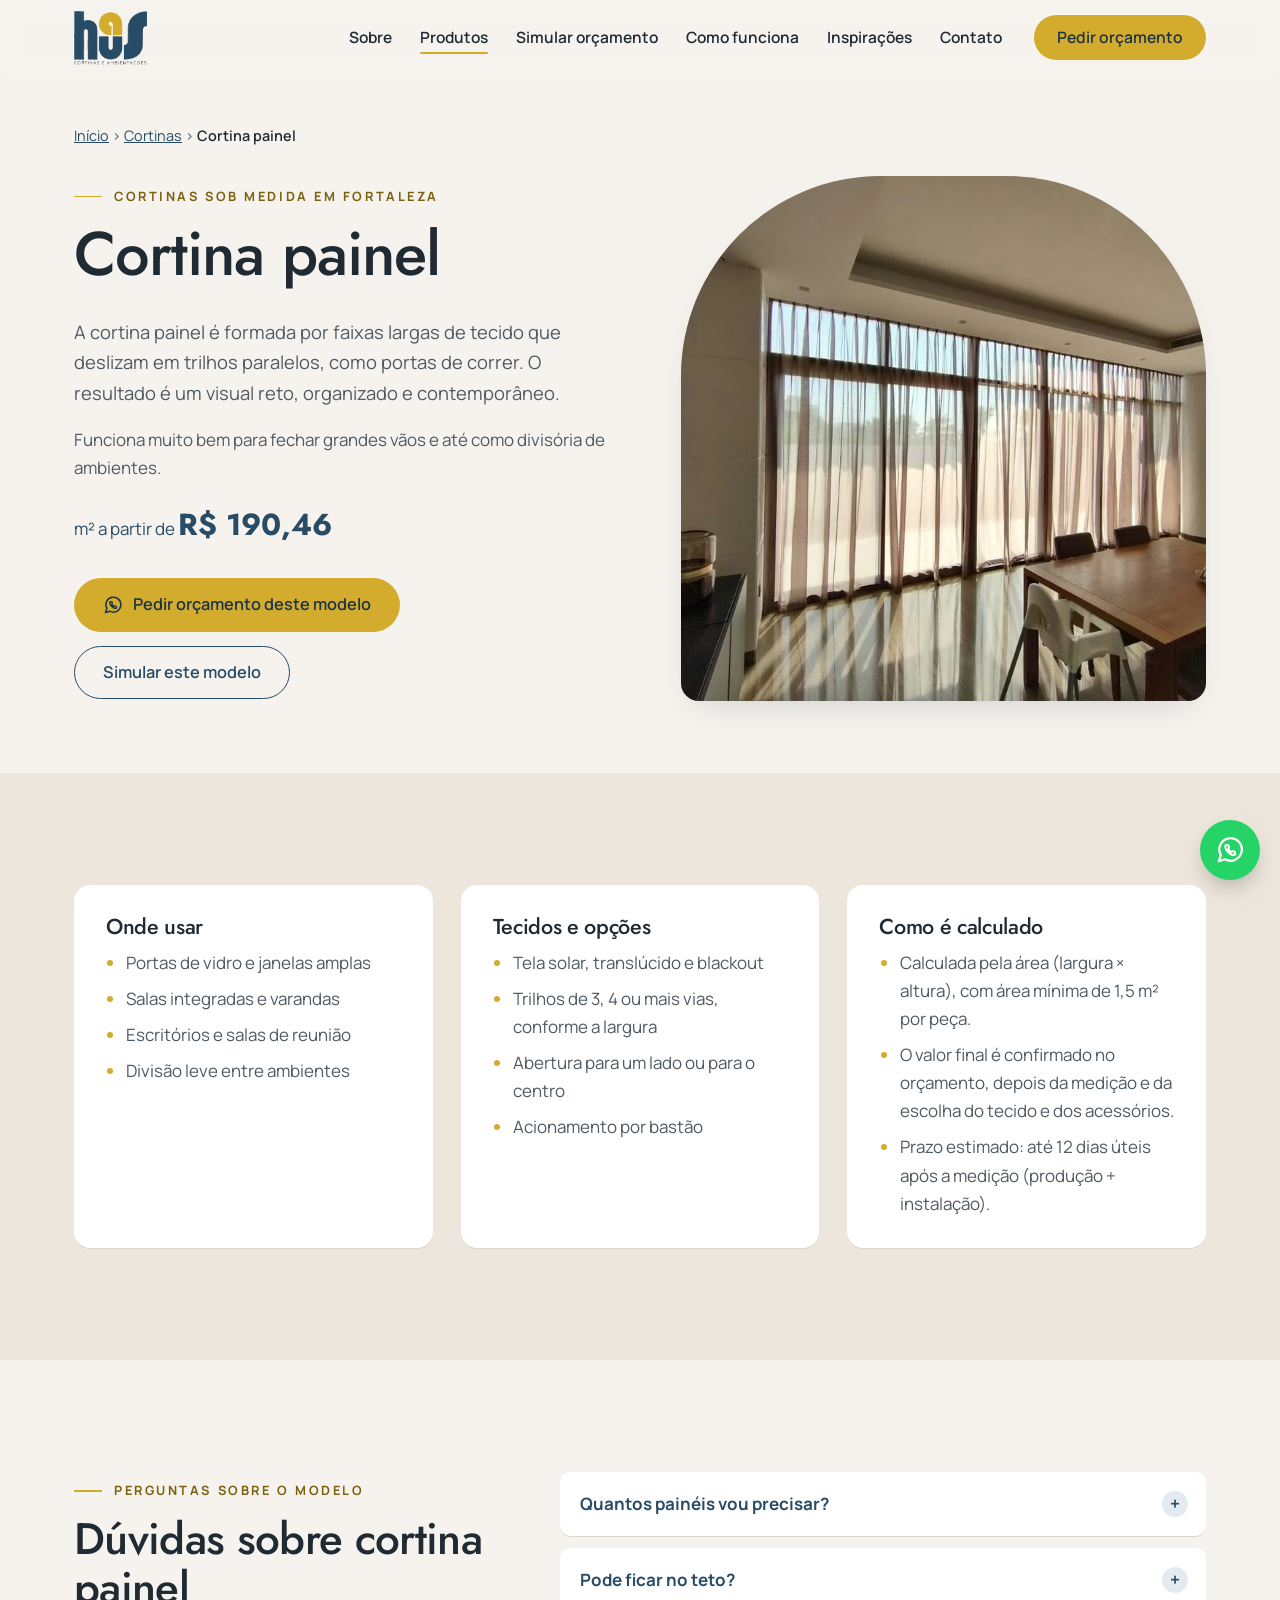
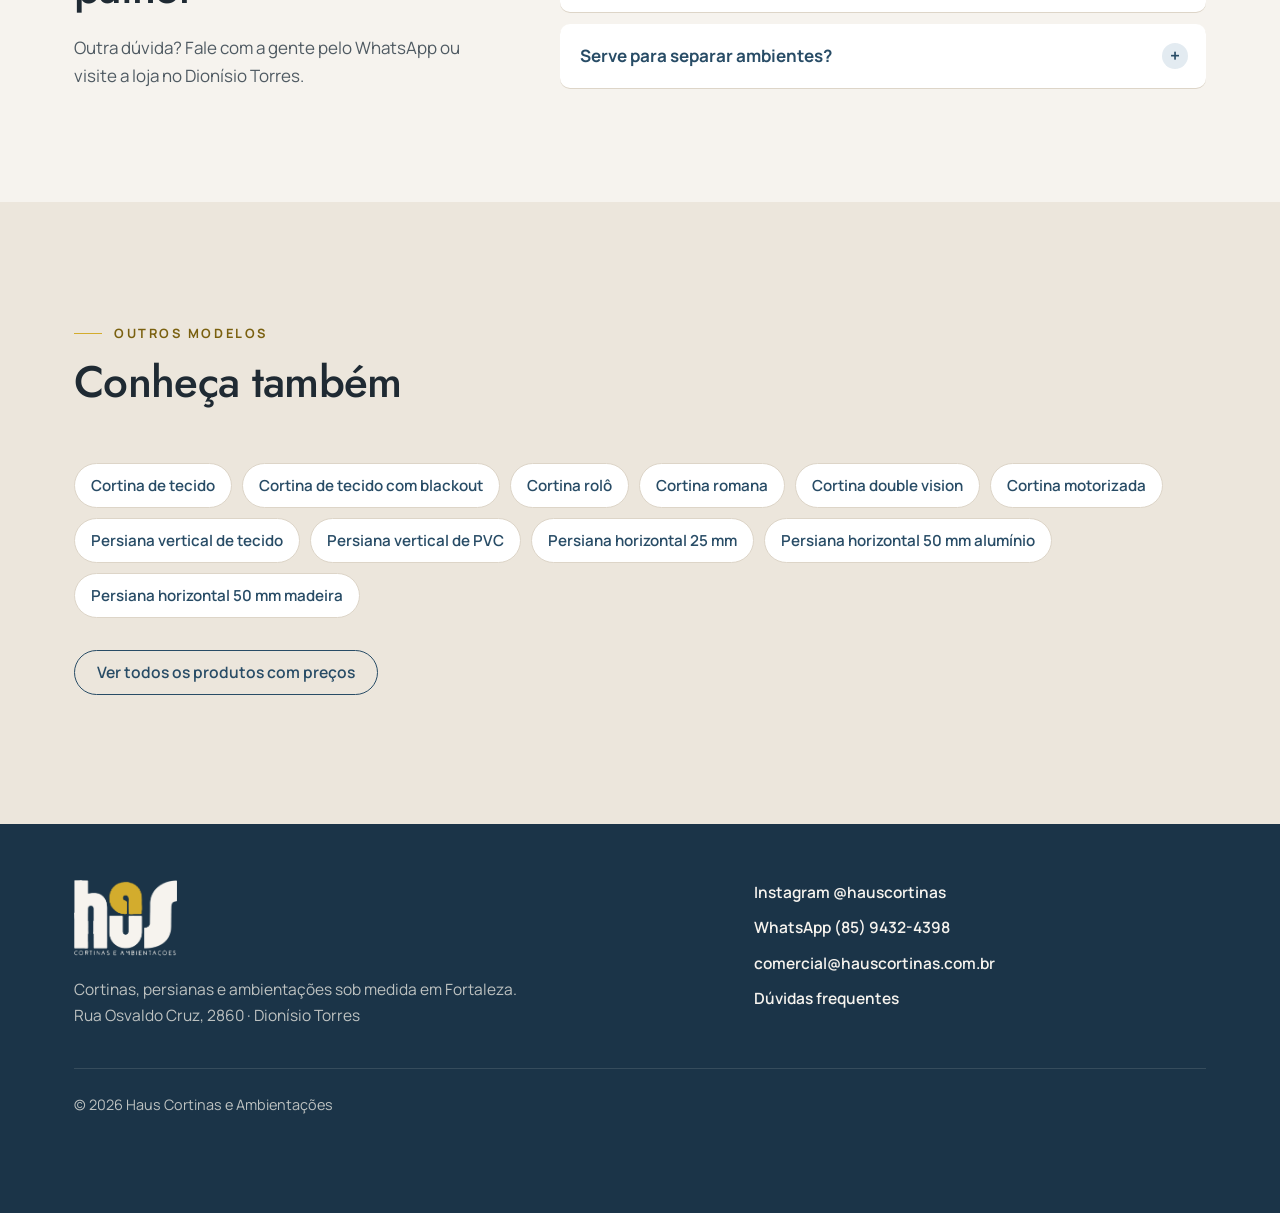
<file: cortina-painel.html>
<!DOCTYPE html>
<html lang="pt-BR">
<head>
  <meta charset="UTF-8">
  <meta name="viewport" content="width=device-width, initial-scale=1">
  <title>Cortina painel sob medida em Fortaleza | Haus Cortinas e Ambientações</title>
  <meta name="description" content="Cortina painel sob medida em Fortaleza, na Haus Cortinas e Ambientações (Dionísio Torres, perto da Aldeota). M² a partir de r$ 190,46. Visita técnica e instalação própria.">
  <meta name="theme-color" content="#284C66">
  <link rel="canonical" href="https://hauscortinas.com.br/cortina-painel.html">

  <meta property="og:url" content="https://hauscortinas.com.br/cortina-painel.html">
  <meta property="og:type" content="website">
  <meta property="og:locale" content="pt_BR">
  <meta property="og:site_name" content="Haus Cortinas e Ambientações">
  <meta property="og:title" content="Cortina painel sob medida em Fortaleza | Haus Cortinas e Ambientações">
  <meta property="og:description" content="Cortina painel sob medida em Fortaleza, na Haus Cortinas e Ambientações (Dionísio Torres, perto da Aldeota). M² a partir de r$ 190,46. Visita técnica e instalação própria.">
  <meta property="og:image" content="https://hauscortinas.com.br/img/og-image.jpg">
  <meta name="twitter:card" content="summary_large_image">

  <link rel="icon" href="img/favicon-64.png" type="image/png">
  <link rel="apple-touch-icon" href="img/favicon-180.png">

  <link rel="preconnect" href="https://fonts.googleapis.com">
  <link rel="preconnect" href="https://fonts.gstatic.com" crossorigin>
  <link href="https://fonts.googleapis.com/css2?family=Jost:wght@400;500;600&family=Manrope:wght@400;500;600;700&display=swap" rel="stylesheet">
  <link rel="stylesheet" href="css/style.css?v=3">

  <script type="application/ld+json">
  {"@context": "https://schema.org", "@type": "BreadcrumbList", "itemListElement": [{"@type": "ListItem", "position": 1, "name": "Início", "item": "https://hauscortinas.com.br/"}, {"@type": "ListItem", "position": 2, "name": "Cortinas", "item": "https://hauscortinas.com.br/#produtos"}, {"@type": "ListItem", "position": 3, "name": "Cortina painel", "item": "https://hauscortinas.com.br/cortina-painel.html"}]}
  </script>
</head>
<body>

  <a class="skip-link" href="#conteudo">Pular para o conteúdo</a>

  <header class="header" id="topo">
    <div class="container header__inner">
      <a href="./" class="logo" aria-label="Haus Cortinas e Ambientações, ir para a página inicial">
        <img src="img/logo-haus.png" alt="Haus Cortinas e Ambientações" width="900" height="664">
      </a>

      <nav class="nav" id="menu" aria-label="Menu principal">
        <ul class="nav__list">
          <li><a href="./#sobre" class="nav__link">Sobre</a></li>
          <li><a href="./#produtos" class="nav__link is-active">Produtos</a></li>
          <li><a href="./#simulador" class="nav__link">Simular orçamento</a></li>
          <li><a href="./#como-funciona" class="nav__link">Como funciona</a></li>
          <li><a href="./#projetos" class="nav__link">Inspirações</a></li>
          <li><a href="./#contato" class="nav__link">Contato</a></li>
        </ul>
        <a href="./#contato" class="btn btn--primary nav__cta">Pedir orçamento</a>
      </nav>

      <button class="hamburger" type="button" aria-label="Abrir menu" aria-expanded="false" aria-controls="menu">
        <span></span><span></span><span></span>
      </button>
    </div>
  </header>

  <main id="conteudo">

    <section class="hero hero--modelo">
      <div class="container">
        <nav class="trilha" aria-label="Você está em">
          <a href="./">Início</a> <span aria-hidden="true">›</span>
          <a href="./#produtos">Cortinas</a> <span aria-hidden="true">›</span>
          <span aria-current="page">Cortina painel</span>
        </nav>
        <div class="hero__inner">
          <div class="hero__text">
            <p class="eyebrow">Cortinas sob medida em Fortaleza</p>
            <h1>Cortina painel</h1>
            <p class="hero__lead">A cortina painel é formada por faixas largas de tecido que deslizam em trilhos paralelos, como portas de correr. O resultado é um visual reto, organizado e contemporâneo.</p>
            <p>Funciona muito bem para fechar grandes vãos e até como divisória de ambientes.</p>
            <!-- PREÇOS HAUS: revisar (mesmo valor do simulador do index.html) -->
            <p class="modelo__preco">m² a partir de <strong>R$ 190,46</strong></p>
            <div class="hero__actions">
              <a href="https://wa.me/558594324398" class="btn btn--primary btn--lg" data-whatsapp data-msg="Olá, Haus Cortinas! Vim pelo site e gostaria de um orçamento de cortina painel." target="_blank" rel="noopener">
                <svg class="icon" viewBox="0 0 24 24" aria-hidden="true"><path d="M3 21l1.65-4.95A9 9 0 1 1 8 19.4L3 21z"/><g transform="translate(7.3 7.3) scale(.4)" stroke-width="4"><path d="M22 16.92v3a2 2 0 0 1-2.18 2 19.79 19.79 0 0 1-8.63-3.07 19.5 19.5 0 0 1-6-6 19.79 19.79 0 0 1-3.07-8.67A2 2 0 0 1 4.11 2h3a2 2 0 0 1 2 1.72 12.84 12.84 0 0 0 .7 2.81 2 2 0 0 1-.45 2.11L8.09 9.91a16 16 0 0 0 6 6l1.27-1.27a2 2 0 0 1 2.11-.45 12.84 12.84 0 0 0 2.81.7A2 2 0 0 1 22 16.92z"/></g></svg>
                Pedir orçamento deste modelo
              </a>
              <a href="./?modelo=Cortina%20painel#simulador" class="btn btn--outline btn--lg">Simular este modelo</a>
            </div>
          </div>
          <figure class="hero__media media" data-label="Foto: cortina painel (img/produto-painel.jpg)">
            <img src="img/produto-painel.jpg" alt="Exemplo de cortina painel (foto ilustrativa)" width="720" height="720" fetchpriority="high">
          </figure>
        </div>
      </div>
    </section>

    <section class="section section--soft">
      <div class="container modelo__info modelo__info--3">
        <div class="card modelo__bloco">
          <h2>Onde usar</h2>
          <ul>
            <li>Portas de vidro e janelas amplas</li>
            <li>Salas integradas e varandas</li>
            <li>Escritórios e salas de reunião</li>
            <li>Divisão leve entre ambientes</li>
          </ul>
        </div>
        <div class="card modelo__bloco">
          <h2>Tecidos e opções</h2>
          <ul>
            <li>Tela solar, translúcido e blackout</li>
            <li>Trilhos de 3, 4 ou mais vias, conforme a largura</li>
            <li>Abertura para um lado ou para o centro</li>
            <li>Acionamento por bastão</li>
          </ul>
        </div>
        <div class="card modelo__bloco">
          <h2>Como é calculado</h2>
          <ul>
            <li>Calculada pela área (largura × altura), com área mínima de 1,5 m² por peça.</li>
            <li>O valor final é confirmado no orçamento, depois da medição e da escolha do tecido e dos acessórios.</li>
            <li>Prazo estimado: até 12 dias úteis após a medição (produção + instalação).</li>
          </ul>
        </div>
      </div>
    </section>

    <section class="section">
      <div class="container faq">
        <div class="section__head">
          <p class="eyebrow">Perguntas sobre o modelo</p>
          <h2>Dúvidas sobre cortina painel</h2>
          <p>Outra dúvida? Fale com a gente pelo WhatsApp ou visite a loja no Dionísio Torres.</p>
        </div>
        <div class="faq__lista">
          <details class="faq__item">
            <summary>Quantos painéis vou precisar?</summary>
            <p>Depende da largura do vão. Na medição calculamos a quantidade de vias e de painéis para cobrir tudo sem frestas.</p>
          </details>
          <details class="faq__item">
            <summary>Pode ficar no teto?</summary>
            <p>Sim. Instalar o trilho no teto deixa o visual mais limpo e valoriza o pé-direito.</p>
          </details>
          <details class="faq__item">
            <summary>Serve para separar ambientes?</summary>
            <p>Sim. Em tecido translúcido, divide sem fechar a luz.</p>
          </details>
        </div>
      </div>
    </section>

    <section class="section section--soft">
      <div class="container">
        <div class="section__head">
          <p class="eyebrow">Outros modelos</p>
          <h2>Conheça também</h2>
        </div>
        <ul class="modelo__outros">
          <li><a href="cortina-de-tecido.html">Cortina de tecido</a></li>
          <li><a href="cortina-blackout.html">Cortina de tecido com blackout</a></li>
          <li><a href="cortina-rolo.html">Cortina rolô</a></li>
          <li><a href="cortina-romana.html">Cortina romana</a></li>
          <li><a href="cortina-double-vision.html">Cortina double vision</a></li>
          <li><a href="cortina-motorizada.html">Cortina motorizada</a></li>
          <li><a href="persiana-vertical-tecido.html">Persiana vertical de tecido</a></li>
          <li><a href="persiana-vertical-pvc.html">Persiana vertical de PVC</a></li>
          <li><a href="persiana-horizontal-25mm.html">Persiana horizontal 25 mm</a></li>
          <li><a href="persiana-horizontal-50mm-aluminio.html">Persiana horizontal 50 mm alumínio</a></li>
          <li><a href="persiana-horizontal-50mm-madeira.html">Persiana horizontal 50 mm madeira</a></li>
        </ul>
        <p class="modelo__voltar"><a href="./#produtos" class="btn btn--outline">Ver todos os produtos com preços</a></p>
      </div>
    </section>
  </main>

  <footer class="footer">
    <div class="container footer__inner">
      <div class="footer__brand">
        <a href="./" class="logo logo--light" aria-label="Haus Cortinas e Ambientações, ir para a página inicial">
        <img src="img/logo-haus-claro.png" alt="Haus Cortinas e Ambientações" width="900" height="664" loading="lazy">
      </a>
        <p>Cortinas, persianas e ambientações sob medida em Fortaleza.<br>Rua Osvaldo Cruz, 2860 · Dionísio Torres</p>
      </div>

      <ul class="footer__links">
        <li><a href="https://www.instagram.com/hauscortinas/" target="_blank" rel="noopener" data-instagram>Instagram @hauscortinas</a></li>
        <li><a href="https://wa.me/558594324398" target="_blank" rel="noopener" data-whatsapp>WhatsApp (85) 9432-4398</a></li>
        <li><a href="mailto:comercial@hauscortinas.com.br">comercial@hauscortinas.com.br</a></li>
        <li><a href="./#duvidas">Dúvidas frequentes</a></li>
      </ul>

      <p class="footer__legal">© <span id="ano">2026</span> Haus Cortinas e Ambientações</p>
    </div>
  </footer>

  <a href="https://wa.me/558594324398" class="whatsapp-float" data-whatsapp data-msg="Olá, Haus Cortinas! Vim pelo site e gostaria de um orçamento de cortina painel." target="_blank" rel="noopener" aria-label="Conversar no WhatsApp">
    <svg viewBox="0 0 24 24" aria-hidden="true"><path d="M3 21l1.65-4.95A9 9 0 1 1 8 19.4L3 21z"/><g transform="translate(7.3 7.3) scale(.4)" stroke-width="4"><path d="M22 16.92v3a2 2 0 0 1-2.18 2 19.79 19.79 0 0 1-8.63-3.07 19.5 19.5 0 0 1-6-6 19.79 19.79 0 0 1-3.07-8.67A2 2 0 0 1 4.11 2h3a2 2 0 0 1 2 1.72 12.84 12.84 0 0 0 .7 2.81 2 2 0 0 1-.45 2.11L8.09 9.91a16 16 0 0 0 6 6l1.27-1.27a2 2 0 0 1 2.11-.45 12.84 12.84 0 0 0 2.81.7A2 2 0 0 1 22 16.92z"/></g></svg>
  </a>

  <script src="js/modelo.js?v=1" defer></script>
</body>
</html>
</file>
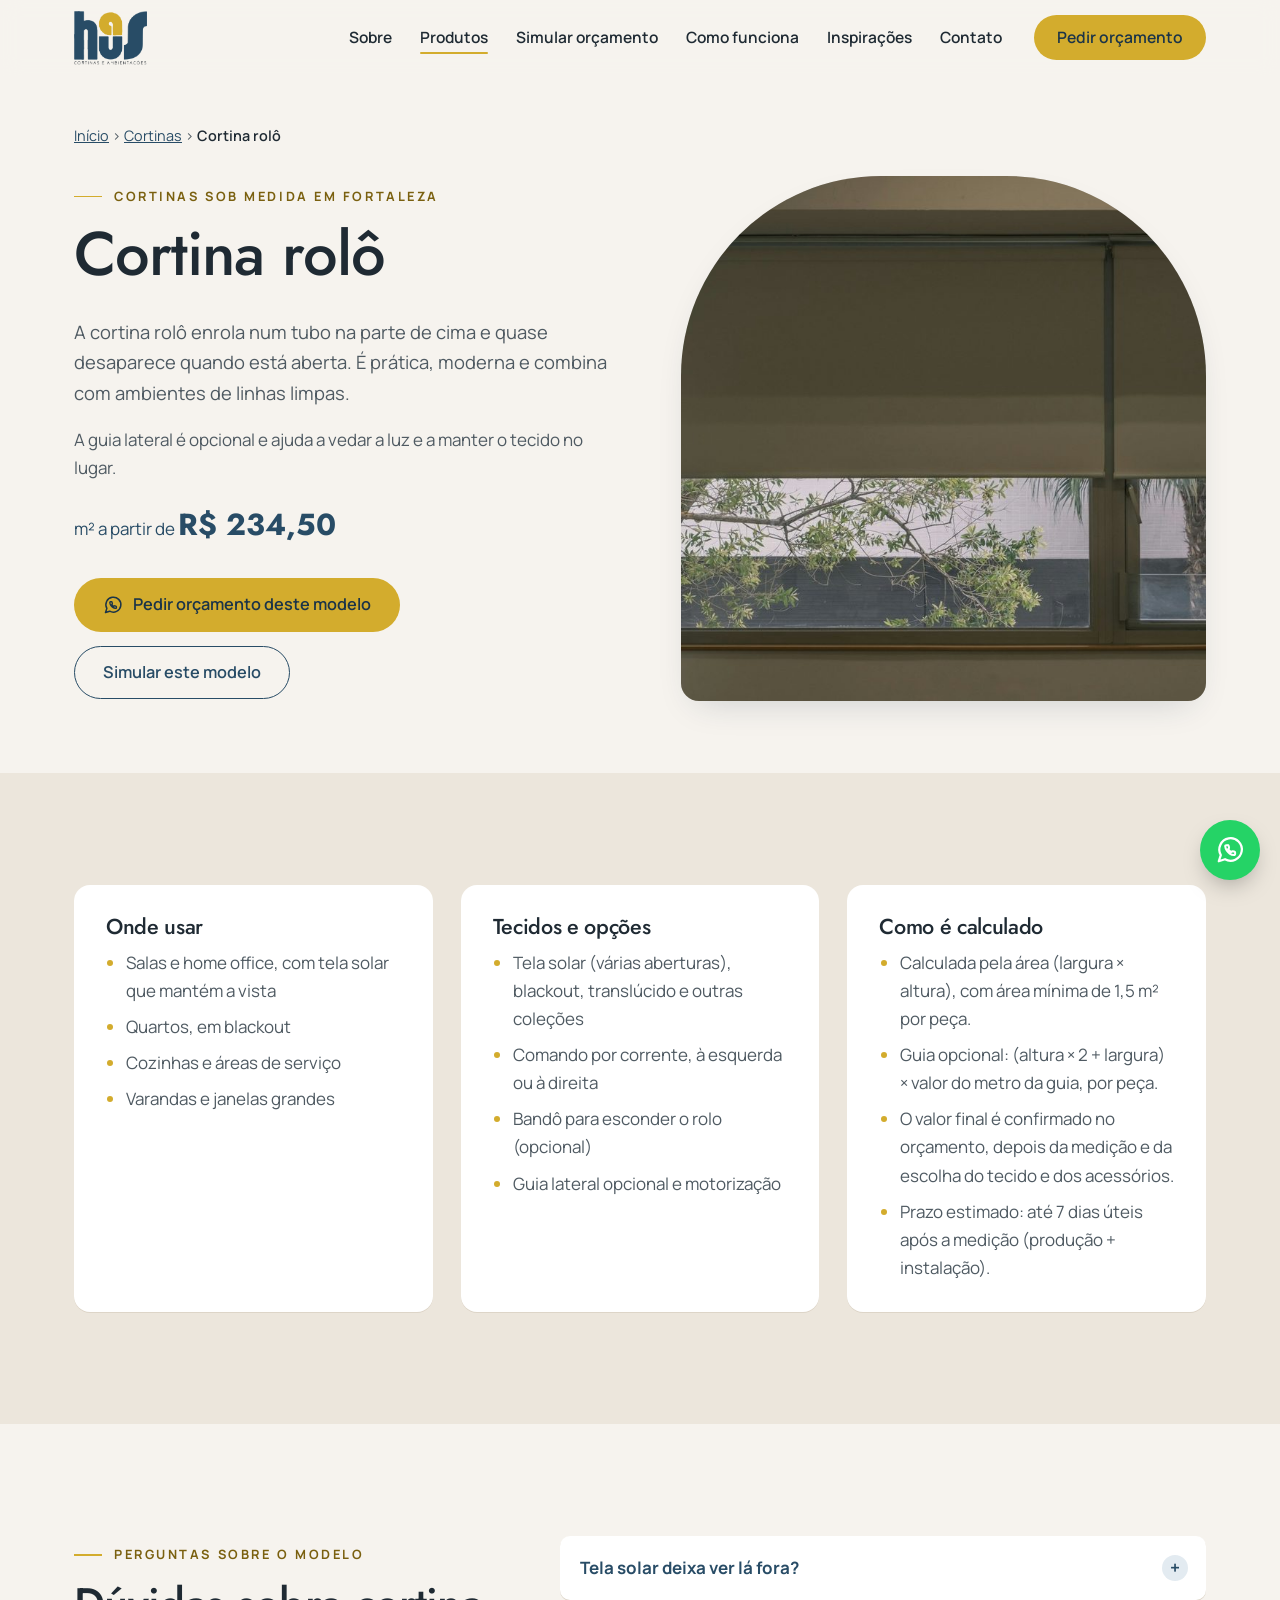
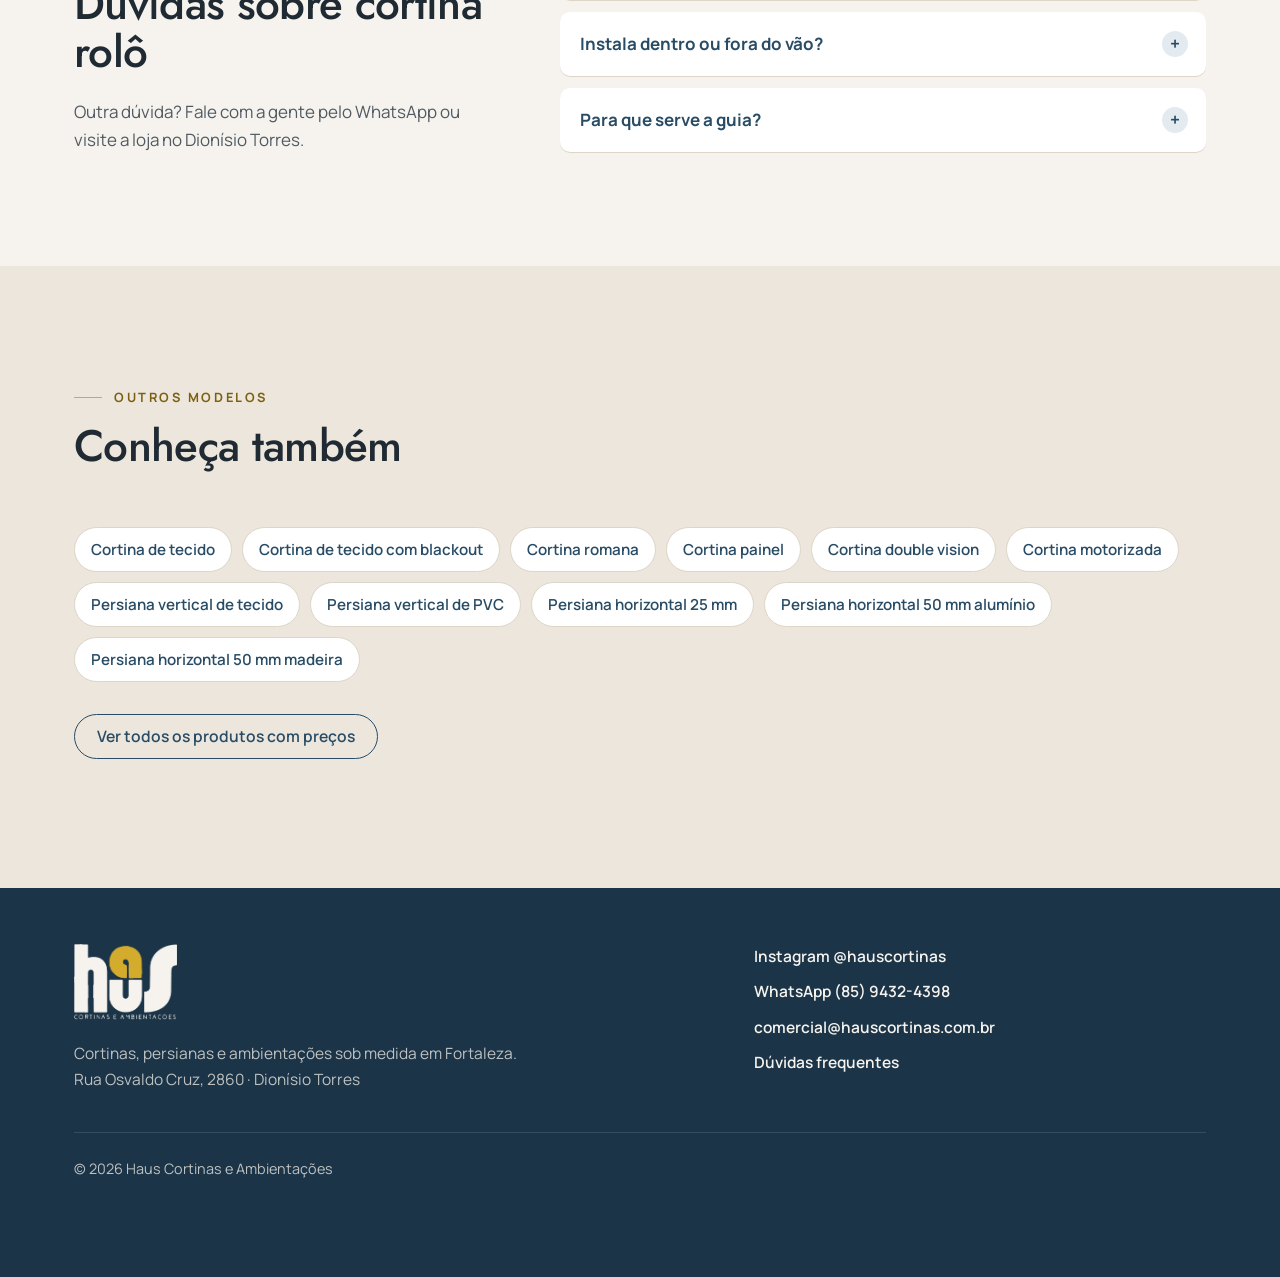
<file: cortina-rolo.html>
<!DOCTYPE html>
<html lang="pt-BR">
<head>
  <meta charset="UTF-8">
  <meta name="viewport" content="width=device-width, initial-scale=1">
  <title>Cortina rolô sob medida em Fortaleza | Haus Cortinas e Ambientações</title>
  <meta name="description" content="Cortina rolô sob medida em Fortaleza, na Haus Cortinas e Ambientações (Dionísio Torres, perto da Aldeota). M² a partir de r$ 234,50. Visita técnica e instalação própria.">
  <meta name="theme-color" content="#284C66">
  <link rel="canonical" href="https://hauscortinas.com.br/cortina-rolo.html">

  <meta property="og:url" content="https://hauscortinas.com.br/cortina-rolo.html">
  <meta property="og:type" content="website">
  <meta property="og:locale" content="pt_BR">
  <meta property="og:site_name" content="Haus Cortinas e Ambientações">
  <meta property="og:title" content="Cortina rolô sob medida em Fortaleza | Haus Cortinas e Ambientações">
  <meta property="og:description" content="Cortina rolô sob medida em Fortaleza, na Haus Cortinas e Ambientações (Dionísio Torres, perto da Aldeota). M² a partir de r$ 234,50. Visita técnica e instalação própria.">
  <meta property="og:image" content="https://hauscortinas.com.br/img/og-image.jpg">
  <meta name="twitter:card" content="summary_large_image">

  <link rel="icon" href="img/favicon-64.png" type="image/png">
  <link rel="apple-touch-icon" href="img/favicon-180.png">

  <link rel="preconnect" href="https://fonts.googleapis.com">
  <link rel="preconnect" href="https://fonts.gstatic.com" crossorigin>
  <link href="https://fonts.googleapis.com/css2?family=Jost:wght@400;500;600&family=Manrope:wght@400;500;600;700&display=swap" rel="stylesheet">
  <link rel="stylesheet" href="css/style.css?v=3">

  <script type="application/ld+json">
  {"@context": "https://schema.org", "@type": "BreadcrumbList", "itemListElement": [{"@type": "ListItem", "position": 1, "name": "Início", "item": "https://hauscortinas.com.br/"}, {"@type": "ListItem", "position": 2, "name": "Cortinas", "item": "https://hauscortinas.com.br/#produtos"}, {"@type": "ListItem", "position": 3, "name": "Cortina rolô", "item": "https://hauscortinas.com.br/cortina-rolo.html"}]}
  </script>
</head>
<body>

  <a class="skip-link" href="#conteudo">Pular para o conteúdo</a>

  <header class="header" id="topo">
    <div class="container header__inner">
      <a href="./" class="logo" aria-label="Haus Cortinas e Ambientações, ir para a página inicial">
        <img src="img/logo-haus.png" alt="Haus Cortinas e Ambientações" width="900" height="664">
      </a>

      <nav class="nav" id="menu" aria-label="Menu principal">
        <ul class="nav__list">
          <li><a href="./#sobre" class="nav__link">Sobre</a></li>
          <li><a href="./#produtos" class="nav__link is-active">Produtos</a></li>
          <li><a href="./#simulador" class="nav__link">Simular orçamento</a></li>
          <li><a href="./#como-funciona" class="nav__link">Como funciona</a></li>
          <li><a href="./#projetos" class="nav__link">Inspirações</a></li>
          <li><a href="./#contato" class="nav__link">Contato</a></li>
        </ul>
        <a href="./#contato" class="btn btn--primary nav__cta">Pedir orçamento</a>
      </nav>

      <button class="hamburger" type="button" aria-label="Abrir menu" aria-expanded="false" aria-controls="menu">
        <span></span><span></span><span></span>
      </button>
    </div>
  </header>

  <main id="conteudo">

    <section class="hero hero--modelo">
      <div class="container">
        <nav class="trilha" aria-label="Você está em">
          <a href="./">Início</a> <span aria-hidden="true">›</span>
          <a href="./#produtos">Cortinas</a> <span aria-hidden="true">›</span>
          <span aria-current="page">Cortina rolô</span>
        </nav>
        <div class="hero__inner">
          <div class="hero__text">
            <p class="eyebrow">Cortinas sob medida em Fortaleza</p>
            <h1>Cortina rolô</h1>
            <p class="hero__lead">A cortina rolô enrola num tubo na parte de cima e quase desaparece quando está aberta. É prática, moderna e combina com ambientes de linhas limpas.</p>
            <p>A guia lateral é opcional e ajuda a vedar a luz e a manter o tecido no lugar.</p>
            <!-- PREÇOS HAUS: revisar (mesmo valor do simulador do index.html) -->
            <p class="modelo__preco">m² a partir de <strong>R$ 234,50</strong></p>
            <div class="hero__actions">
              <a href="https://wa.me/558594324398" class="btn btn--primary btn--lg" data-whatsapp data-msg="Olá, Haus Cortinas! Vim pelo site e gostaria de um orçamento de cortina rolô." target="_blank" rel="noopener">
                <svg class="icon" viewBox="0 0 24 24" aria-hidden="true"><path d="M3 21l1.65-4.95A9 9 0 1 1 8 19.4L3 21z"/><g transform="translate(7.3 7.3) scale(.4)" stroke-width="4"><path d="M22 16.92v3a2 2 0 0 1-2.18 2 19.79 19.79 0 0 1-8.63-3.07 19.5 19.5 0 0 1-6-6 19.79 19.79 0 0 1-3.07-8.67A2 2 0 0 1 4.11 2h3a2 2 0 0 1 2 1.72 12.84 12.84 0 0 0 .7 2.81 2 2 0 0 1-.45 2.11L8.09 9.91a16 16 0 0 0 6 6l1.27-1.27a2 2 0 0 1 2.11-.45 12.84 12.84 0 0 0 2.81.7A2 2 0 0 1 22 16.92z"/></g></svg>
                Pedir orçamento deste modelo
              </a>
              <a href="./?modelo=Cortina%20rol%C3%B4#simulador" class="btn btn--outline btn--lg">Simular este modelo</a>
            </div>
          </div>
          <figure class="hero__media media" data-label="Foto: cortina rolô (img/produto-rolo.jpg)">
            <img src="img/produto-rolo.jpg" alt="Exemplo de cortina rolô (foto ilustrativa)" width="720" height="720" fetchpriority="high">
          </figure>
        </div>
      </div>
    </section>

    <section class="section section--soft">
      <div class="container modelo__info modelo__info--3">
        <div class="card modelo__bloco">
          <h2>Onde usar</h2>
          <ul>
            <li>Salas e home office, com tela solar que mantém a vista</li>
            <li>Quartos, em blackout</li>
            <li>Cozinhas e áreas de serviço</li>
            <li>Varandas e janelas grandes</li>
          </ul>
        </div>
        <div class="card modelo__bloco">
          <h2>Tecidos e opções</h2>
          <ul>
            <li>Tela solar (várias aberturas), blackout, translúcido e outras coleções</li>
            <li>Comando por corrente, à esquerda ou à direita</li>
            <li>Bandô para esconder o rolo (opcional)</li>
            <li>Guia lateral opcional e motorização</li>
          </ul>
        </div>
        <div class="card modelo__bloco">
          <h2>Como é calculado</h2>
          <ul>
            <li>Calculada pela área (largura × altura), com área mínima de 1,5 m² por peça.</li>
            <li>Guia opcional: (altura × 2 + largura) × valor do metro da guia, por peça.</li>
            <li>O valor final é confirmado no orçamento, depois da medição e da escolha do tecido e dos acessórios.</li>
            <li>Prazo estimado: até 7 dias úteis após a medição (produção + instalação).</li>
          </ul>
        </div>
      </div>
    </section>

    <section class="section">
      <div class="container faq">
        <div class="section__head">
          <p class="eyebrow">Perguntas sobre o modelo</p>
          <h2>Dúvidas sobre cortina rolô</h2>
          <p>Outra dúvida? Fale com a gente pelo WhatsApp ou visite a loja no Dionísio Torres.</p>
        </div>
        <div class="faq__lista">
          <details class="faq__item">
            <summary>Tela solar deixa ver lá fora?</summary>
            <p>Sim. A tela solar filtra o sol e o calor e, de dia, deixa ver a paisagem, mantendo a privacidade de quem está fora.</p>
          </details>
          <details class="faq__item">
            <summary>Instala dentro ou fora do vão?</summary>
            <p>Os dois. Dentro do vão fica mais discreta; fora do vão veda melhor a luz. Definimos isso na medição.</p>
          </details>
          <details class="faq__item">
            <summary>Para que serve a guia?</summary>
            <p>Ela segura o tecido nas laterais, diminui a passagem de luz e evita que o vento balance a cortina.</p>
          </details>
        </div>
      </div>
    </section>

    <section class="section section--soft">
      <div class="container">
        <div class="section__head">
          <p class="eyebrow">Outros modelos</p>
          <h2>Conheça também</h2>
        </div>
        <ul class="modelo__outros">
          <li><a href="cortina-de-tecido.html">Cortina de tecido</a></li>
          <li><a href="cortina-blackout.html">Cortina de tecido com blackout</a></li>
          <li><a href="cortina-romana.html">Cortina romana</a></li>
          <li><a href="cortina-painel.html">Cortina painel</a></li>
          <li><a href="cortina-double-vision.html">Cortina double vision</a></li>
          <li><a href="cortina-motorizada.html">Cortina motorizada</a></li>
          <li><a href="persiana-vertical-tecido.html">Persiana vertical de tecido</a></li>
          <li><a href="persiana-vertical-pvc.html">Persiana vertical de PVC</a></li>
          <li><a href="persiana-horizontal-25mm.html">Persiana horizontal 25 mm</a></li>
          <li><a href="persiana-horizontal-50mm-aluminio.html">Persiana horizontal 50 mm alumínio</a></li>
          <li><a href="persiana-horizontal-50mm-madeira.html">Persiana horizontal 50 mm madeira</a></li>
        </ul>
        <p class="modelo__voltar"><a href="./#produtos" class="btn btn--outline">Ver todos os produtos com preços</a></p>
      </div>
    </section>
  </main>

  <footer class="footer">
    <div class="container footer__inner">
      <div class="footer__brand">
        <a href="./" class="logo logo--light" aria-label="Haus Cortinas e Ambientações, ir para a página inicial">
        <img src="img/logo-haus-claro.png" alt="Haus Cortinas e Ambientações" width="900" height="664" loading="lazy">
      </a>
        <p>Cortinas, persianas e ambientações sob medida em Fortaleza.<br>Rua Osvaldo Cruz, 2860 · Dionísio Torres</p>
      </div>

      <ul class="footer__links">
        <li><a href="https://www.instagram.com/hauscortinas/" target="_blank" rel="noopener" data-instagram>Instagram @hauscortinas</a></li>
        <li><a href="https://wa.me/558594324398" target="_blank" rel="noopener" data-whatsapp>WhatsApp (85) 9432-4398</a></li>
        <li><a href="mailto:comercial@hauscortinas.com.br">comercial@hauscortinas.com.br</a></li>
        <li><a href="./#duvidas">Dúvidas frequentes</a></li>
      </ul>

      <p class="footer__legal">© <span id="ano">2026</span> Haus Cortinas e Ambientações</p>
    </div>
  </footer>

  <a href="https://wa.me/558594324398" class="whatsapp-float" data-whatsapp data-msg="Olá, Haus Cortinas! Vim pelo site e gostaria de um orçamento de cortina rolô." target="_blank" rel="noopener" aria-label="Conversar no WhatsApp">
    <svg viewBox="0 0 24 24" aria-hidden="true"><path d="M3 21l1.65-4.95A9 9 0 1 1 8 19.4L3 21z"/><g transform="translate(7.3 7.3) scale(.4)" stroke-width="4"><path d="M22 16.92v3a2 2 0 0 1-2.18 2 19.79 19.79 0 0 1-8.63-3.07 19.5 19.5 0 0 1-6-6 19.79 19.79 0 0 1-3.07-8.67A2 2 0 0 1 4.11 2h3a2 2 0 0 1 2 1.72 12.84 12.84 0 0 0 .7 2.81 2 2 0 0 1-.45 2.11L8.09 9.91a16 16 0 0 0 6 6l1.27-1.27a2 2 0 0 1 2.11-.45 12.84 12.84 0 0 0 2.81.7A2 2 0 0 1 22 16.92z"/></g></svg>
  </a>

  <script src="js/modelo.js?v=1" defer></script>
</body>
</html>
</file>
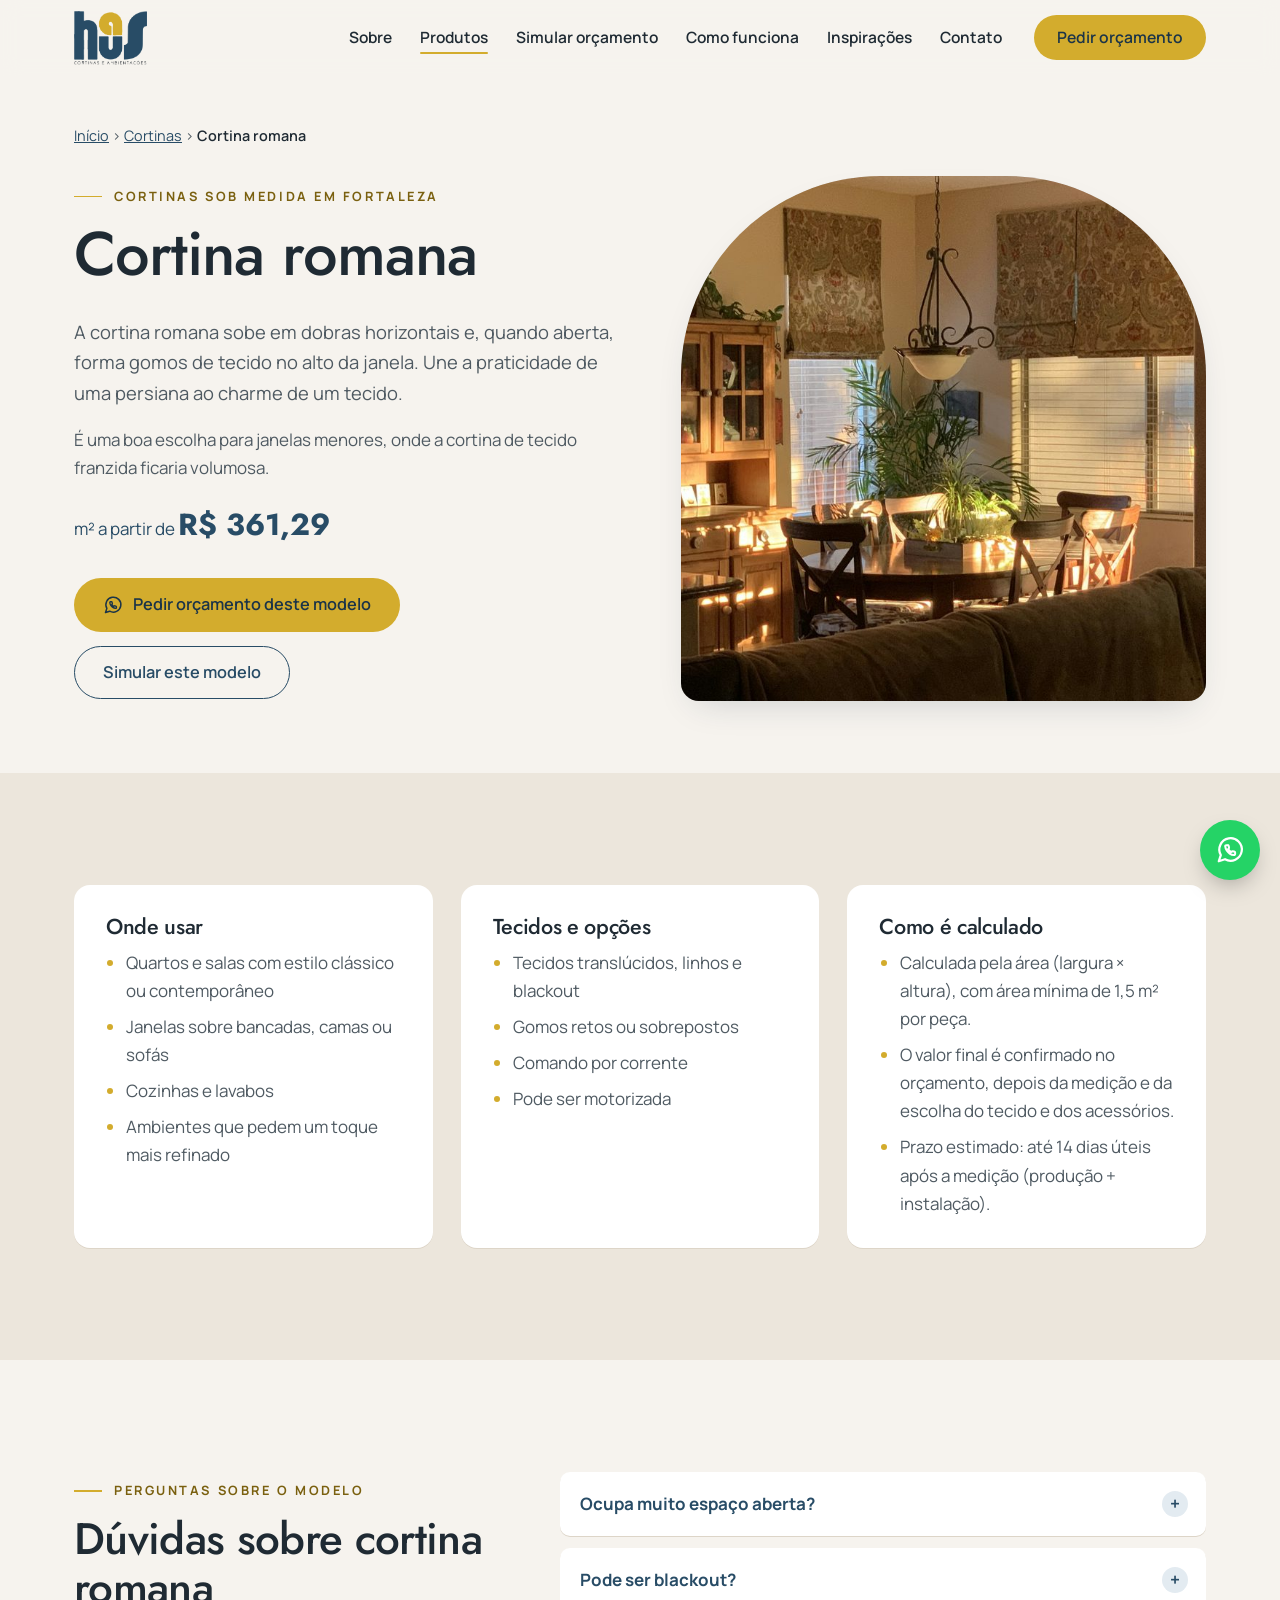
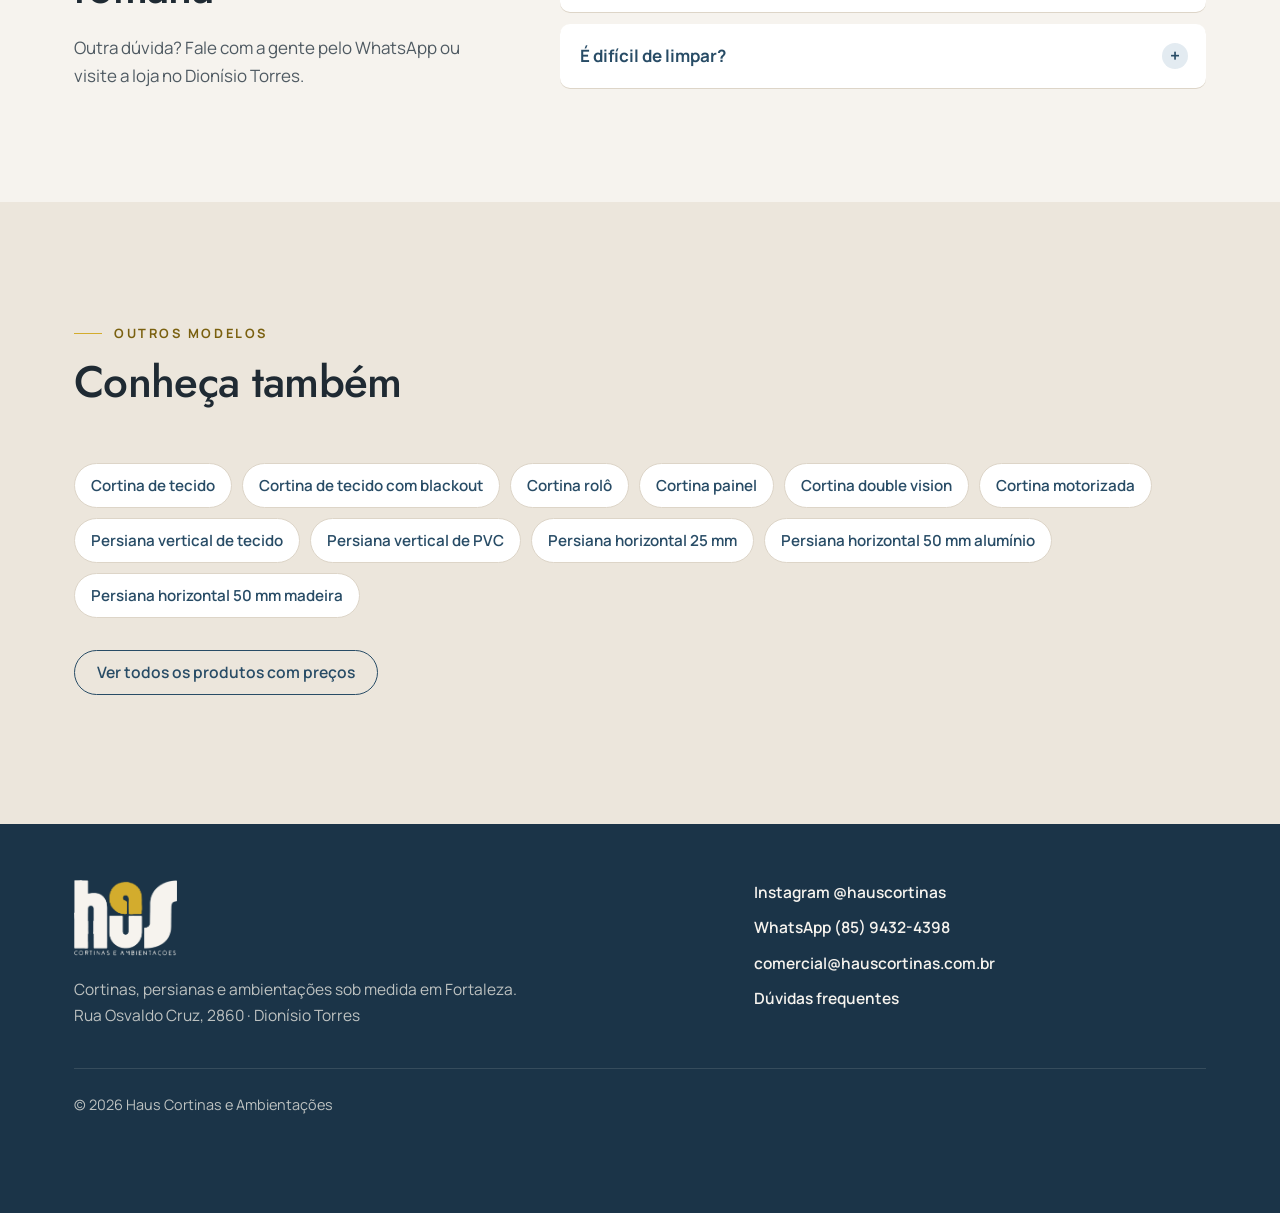
<file: cortina-romana.html>
<!DOCTYPE html>
<html lang="pt-BR">
<head>
  <meta charset="UTF-8">
  <meta name="viewport" content="width=device-width, initial-scale=1">
  <title>Cortina romana sob medida em Fortaleza | Haus Cortinas e Ambientações</title>
  <meta name="description" content="Cortina romana sob medida em Fortaleza, na Haus Cortinas e Ambientações (Dionísio Torres, perto da Aldeota). M² a partir de r$ 361,29. Visita técnica e instalação própria.">
  <meta name="theme-color" content="#284C66">
  <link rel="canonical" href="https://hauscortinas.com.br/cortina-romana.html">

  <meta property="og:url" content="https://hauscortinas.com.br/cortina-romana.html">
  <meta property="og:type" content="website">
  <meta property="og:locale" content="pt_BR">
  <meta property="og:site_name" content="Haus Cortinas e Ambientações">
  <meta property="og:title" content="Cortina romana sob medida em Fortaleza | Haus Cortinas e Ambientações">
  <meta property="og:description" content="Cortina romana sob medida em Fortaleza, na Haus Cortinas e Ambientações (Dionísio Torres, perto da Aldeota). M² a partir de r$ 361,29. Visita técnica e instalação própria.">
  <meta property="og:image" content="https://hauscortinas.com.br/img/og-image.jpg">
  <meta name="twitter:card" content="summary_large_image">

  <link rel="icon" href="img/favicon-64.png" type="image/png">
  <link rel="apple-touch-icon" href="img/favicon-180.png">

  <link rel="preconnect" href="https://fonts.googleapis.com">
  <link rel="preconnect" href="https://fonts.gstatic.com" crossorigin>
  <link href="https://fonts.googleapis.com/css2?family=Jost:wght@400;500;600&family=Manrope:wght@400;500;600;700&display=swap" rel="stylesheet">
  <link rel="stylesheet" href="css/style.css?v=3">

  <script type="application/ld+json">
  {"@context": "https://schema.org", "@type": "BreadcrumbList", "itemListElement": [{"@type": "ListItem", "position": 1, "name": "Início", "item": "https://hauscortinas.com.br/"}, {"@type": "ListItem", "position": 2, "name": "Cortinas", "item": "https://hauscortinas.com.br/#produtos"}, {"@type": "ListItem", "position": 3, "name": "Cortina romana", "item": "https://hauscortinas.com.br/cortina-romana.html"}]}
  </script>
</head>
<body>

  <a class="skip-link" href="#conteudo">Pular para o conteúdo</a>

  <header class="header" id="topo">
    <div class="container header__inner">
      <a href="./" class="logo" aria-label="Haus Cortinas e Ambientações, ir para a página inicial">
        <img src="img/logo-haus.png" alt="Haus Cortinas e Ambientações" width="900" height="664">
      </a>

      <nav class="nav" id="menu" aria-label="Menu principal">
        <ul class="nav__list">
          <li><a href="./#sobre" class="nav__link">Sobre</a></li>
          <li><a href="./#produtos" class="nav__link is-active">Produtos</a></li>
          <li><a href="./#simulador" class="nav__link">Simular orçamento</a></li>
          <li><a href="./#como-funciona" class="nav__link">Como funciona</a></li>
          <li><a href="./#projetos" class="nav__link">Inspirações</a></li>
          <li><a href="./#contato" class="nav__link">Contato</a></li>
        </ul>
        <a href="./#contato" class="btn btn--primary nav__cta">Pedir orçamento</a>
      </nav>

      <button class="hamburger" type="button" aria-label="Abrir menu" aria-expanded="false" aria-controls="menu">
        <span></span><span></span><span></span>
      </button>
    </div>
  </header>

  <main id="conteudo">

    <section class="hero hero--modelo">
      <div class="container">
        <nav class="trilha" aria-label="Você está em">
          <a href="./">Início</a> <span aria-hidden="true">›</span>
          <a href="./#produtos">Cortinas</a> <span aria-hidden="true">›</span>
          <span aria-current="page">Cortina romana</span>
        </nav>
        <div class="hero__inner">
          <div class="hero__text">
            <p class="eyebrow">Cortinas sob medida em Fortaleza</p>
            <h1>Cortina romana</h1>
            <p class="hero__lead">A cortina romana sobe em dobras horizontais e, quando aberta, forma gomos de tecido no alto da janela. Une a praticidade de uma persiana ao charme de um tecido.</p>
            <p>É uma boa escolha para janelas menores, onde a cortina de tecido franzida ficaria volumosa.</p>
            <!-- PREÇOS HAUS: revisar (mesmo valor do simulador do index.html) -->
            <p class="modelo__preco">m² a partir de <strong>R$ 361,29</strong></p>
            <div class="hero__actions">
              <a href="https://wa.me/558594324398" class="btn btn--primary btn--lg" data-whatsapp data-msg="Olá, Haus Cortinas! Vim pelo site e gostaria de um orçamento de cortina romana." target="_blank" rel="noopener">
                <svg class="icon" viewBox="0 0 24 24" aria-hidden="true"><path d="M3 21l1.65-4.95A9 9 0 1 1 8 19.4L3 21z"/><g transform="translate(7.3 7.3) scale(.4)" stroke-width="4"><path d="M22 16.92v3a2 2 0 0 1-2.18 2 19.79 19.79 0 0 1-8.63-3.07 19.5 19.5 0 0 1-6-6 19.79 19.79 0 0 1-3.07-8.67A2 2 0 0 1 4.11 2h3a2 2 0 0 1 2 1.72 12.84 12.84 0 0 0 .7 2.81 2 2 0 0 1-.45 2.11L8.09 9.91a16 16 0 0 0 6 6l1.27-1.27a2 2 0 0 1 2.11-.45 12.84 12.84 0 0 0 2.81.7A2 2 0 0 1 22 16.92z"/></g></svg>
                Pedir orçamento deste modelo
              </a>
              <a href="./?modelo=Cortina%20romana#simulador" class="btn btn--outline btn--lg">Simular este modelo</a>
            </div>
          </div>
          <figure class="hero__media media" data-label="Foto: cortina romana (img/produto-romana.jpg)">
            <img src="img/produto-romana.jpg" alt="Exemplo de cortina romana (foto ilustrativa)" width="720" height="720" fetchpriority="high">
          </figure>
        </div>
      </div>
    </section>

    <section class="section section--soft">
      <div class="container modelo__info modelo__info--3">
        <div class="card modelo__bloco">
          <h2>Onde usar</h2>
          <ul>
            <li>Quartos e salas com estilo clássico ou contemporâneo</li>
            <li>Janelas sobre bancadas, camas ou sofás</li>
            <li>Cozinhas e lavabos</li>
            <li>Ambientes que pedem um toque mais refinado</li>
          </ul>
        </div>
        <div class="card modelo__bloco">
          <h2>Tecidos e opções</h2>
          <ul>
            <li>Tecidos translúcidos, linhos e blackout</li>
            <li>Gomos retos ou sobrepostos</li>
            <li>Comando por corrente</li>
            <li>Pode ser motorizada</li>
          </ul>
        </div>
        <div class="card modelo__bloco">
          <h2>Como é calculado</h2>
          <ul>
            <li>Calculada pela área (largura × altura), com área mínima de 1,5 m² por peça.</li>
            <li>O valor final é confirmado no orçamento, depois da medição e da escolha do tecido e dos acessórios.</li>
            <li>Prazo estimado: até 14 dias úteis após a medição (produção + instalação).</li>
          </ul>
        </div>
      </div>
    </section>

    <section class="section">
      <div class="container faq">
        <div class="section__head">
          <p class="eyebrow">Perguntas sobre o modelo</p>
          <h2>Dúvidas sobre cortina romana</h2>
          <p>Outra dúvida? Fale com a gente pelo WhatsApp ou visite a loja no Dionísio Torres.</p>
        </div>
        <div class="faq__lista">
          <details class="faq__item">
            <summary>Ocupa muito espaço aberta?</summary>
            <p>As dobras ficam concentradas no alto da janela. Em janelas baixas, indicamos instalar um pouco acima do vão para liberar a passagem de luz.</p>
          </details>
          <details class="faq__item">
            <summary>Pode ser blackout?</summary>
            <p>Sim, há tecidos blackout próprios para romana.</p>
          </details>
          <details class="faq__item">
            <summary>É difícil de limpar?</summary>
            <p>Basta aspirar com frequência. Para limpeza mais profunda, orientamos o cuidado certo para o tecido escolhido.</p>
          </details>
        </div>
      </div>
    </section>

    <section class="section section--soft">
      <div class="container">
        <div class="section__head">
          <p class="eyebrow">Outros modelos</p>
          <h2>Conheça também</h2>
        </div>
        <ul class="modelo__outros">
          <li><a href="cortina-de-tecido.html">Cortina de tecido</a></li>
          <li><a href="cortina-blackout.html">Cortina de tecido com blackout</a></li>
          <li><a href="cortina-rolo.html">Cortina rolô</a></li>
          <li><a href="cortina-painel.html">Cortina painel</a></li>
          <li><a href="cortina-double-vision.html">Cortina double vision</a></li>
          <li><a href="cortina-motorizada.html">Cortina motorizada</a></li>
          <li><a href="persiana-vertical-tecido.html">Persiana vertical de tecido</a></li>
          <li><a href="persiana-vertical-pvc.html">Persiana vertical de PVC</a></li>
          <li><a href="persiana-horizontal-25mm.html">Persiana horizontal 25 mm</a></li>
          <li><a href="persiana-horizontal-50mm-aluminio.html">Persiana horizontal 50 mm alumínio</a></li>
          <li><a href="persiana-horizontal-50mm-madeira.html">Persiana horizontal 50 mm madeira</a></li>
        </ul>
        <p class="modelo__voltar"><a href="./#produtos" class="btn btn--outline">Ver todos os produtos com preços</a></p>
      </div>
    </section>
  </main>

  <footer class="footer">
    <div class="container footer__inner">
      <div class="footer__brand">
        <a href="./" class="logo logo--light" aria-label="Haus Cortinas e Ambientações, ir para a página inicial">
        <img src="img/logo-haus-claro.png" alt="Haus Cortinas e Ambientações" width="900" height="664" loading="lazy">
      </a>
        <p>Cortinas, persianas e ambientações sob medida em Fortaleza.<br>Rua Osvaldo Cruz, 2860 · Dionísio Torres</p>
      </div>

      <ul class="footer__links">
        <li><a href="https://www.instagram.com/hauscortinas/" target="_blank" rel="noopener" data-instagram>Instagram @hauscortinas</a></li>
        <li><a href="https://wa.me/558594324398" target="_blank" rel="noopener" data-whatsapp>WhatsApp (85) 9432-4398</a></li>
        <li><a href="mailto:comercial@hauscortinas.com.br">comercial@hauscortinas.com.br</a></li>
        <li><a href="./#duvidas">Dúvidas frequentes</a></li>
      </ul>

      <p class="footer__legal">© <span id="ano">2026</span> Haus Cortinas e Ambientações</p>
    </div>
  </footer>

  <a href="https://wa.me/558594324398" class="whatsapp-float" data-whatsapp data-msg="Olá, Haus Cortinas! Vim pelo site e gostaria de um orçamento de cortina romana." target="_blank" rel="noopener" aria-label="Conversar no WhatsApp">
    <svg viewBox="0 0 24 24" aria-hidden="true"><path d="M3 21l1.65-4.95A9 9 0 1 1 8 19.4L3 21z"/><g transform="translate(7.3 7.3) scale(.4)" stroke-width="4"><path d="M22 16.92v3a2 2 0 0 1-2.18 2 19.79 19.79 0 0 1-8.63-3.07 19.5 19.5 0 0 1-6-6 19.79 19.79 0 0 1-3.07-8.67A2 2 0 0 1 4.11 2h3a2 2 0 0 1 2 1.72 12.84 12.84 0 0 0 .7 2.81 2 2 0 0 1-.45 2.11L8.09 9.91a16 16 0 0 0 6 6l1.27-1.27a2 2 0 0 1 2.11-.45 12.84 12.84 0 0 0 2.81.7A2 2 0 0 1 22 16.92z"/></g></svg>
  </a>

  <script src="js/modelo.js?v=1" defer></script>
</body>
</html>
</file>
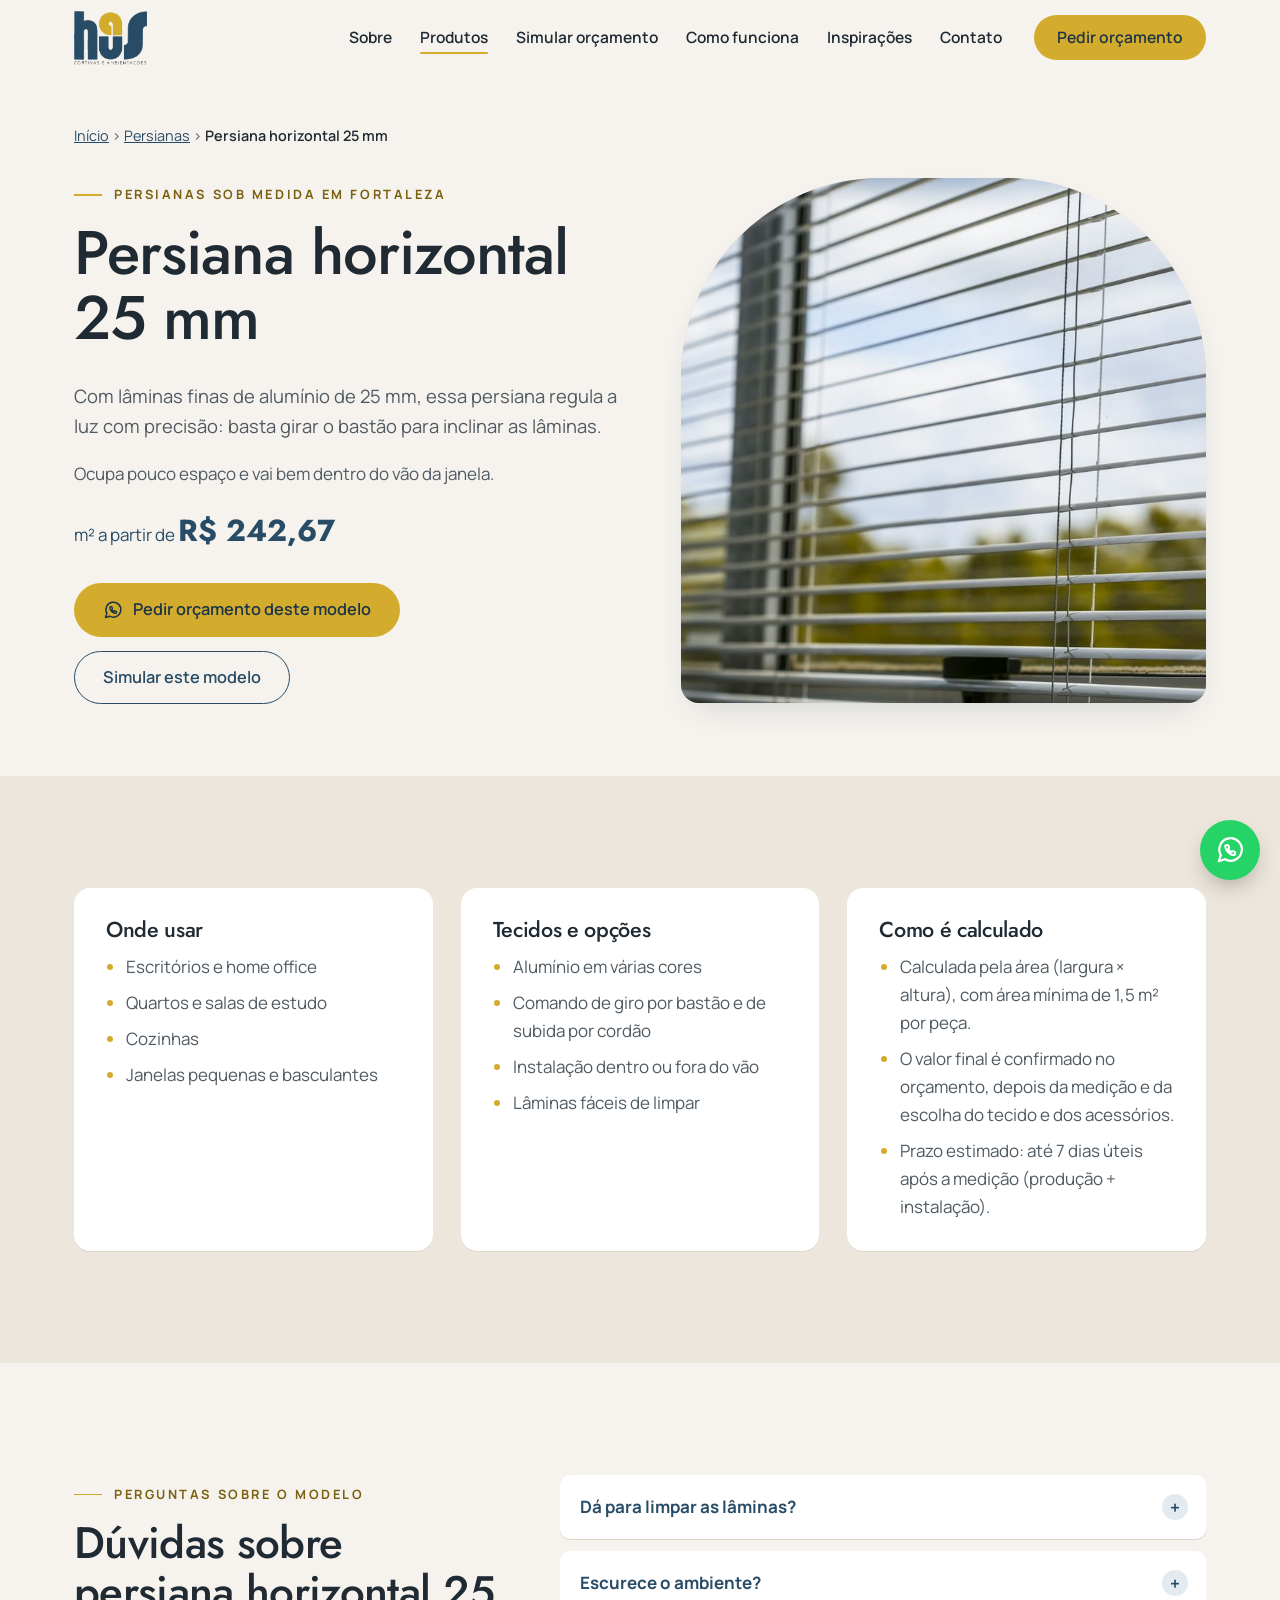
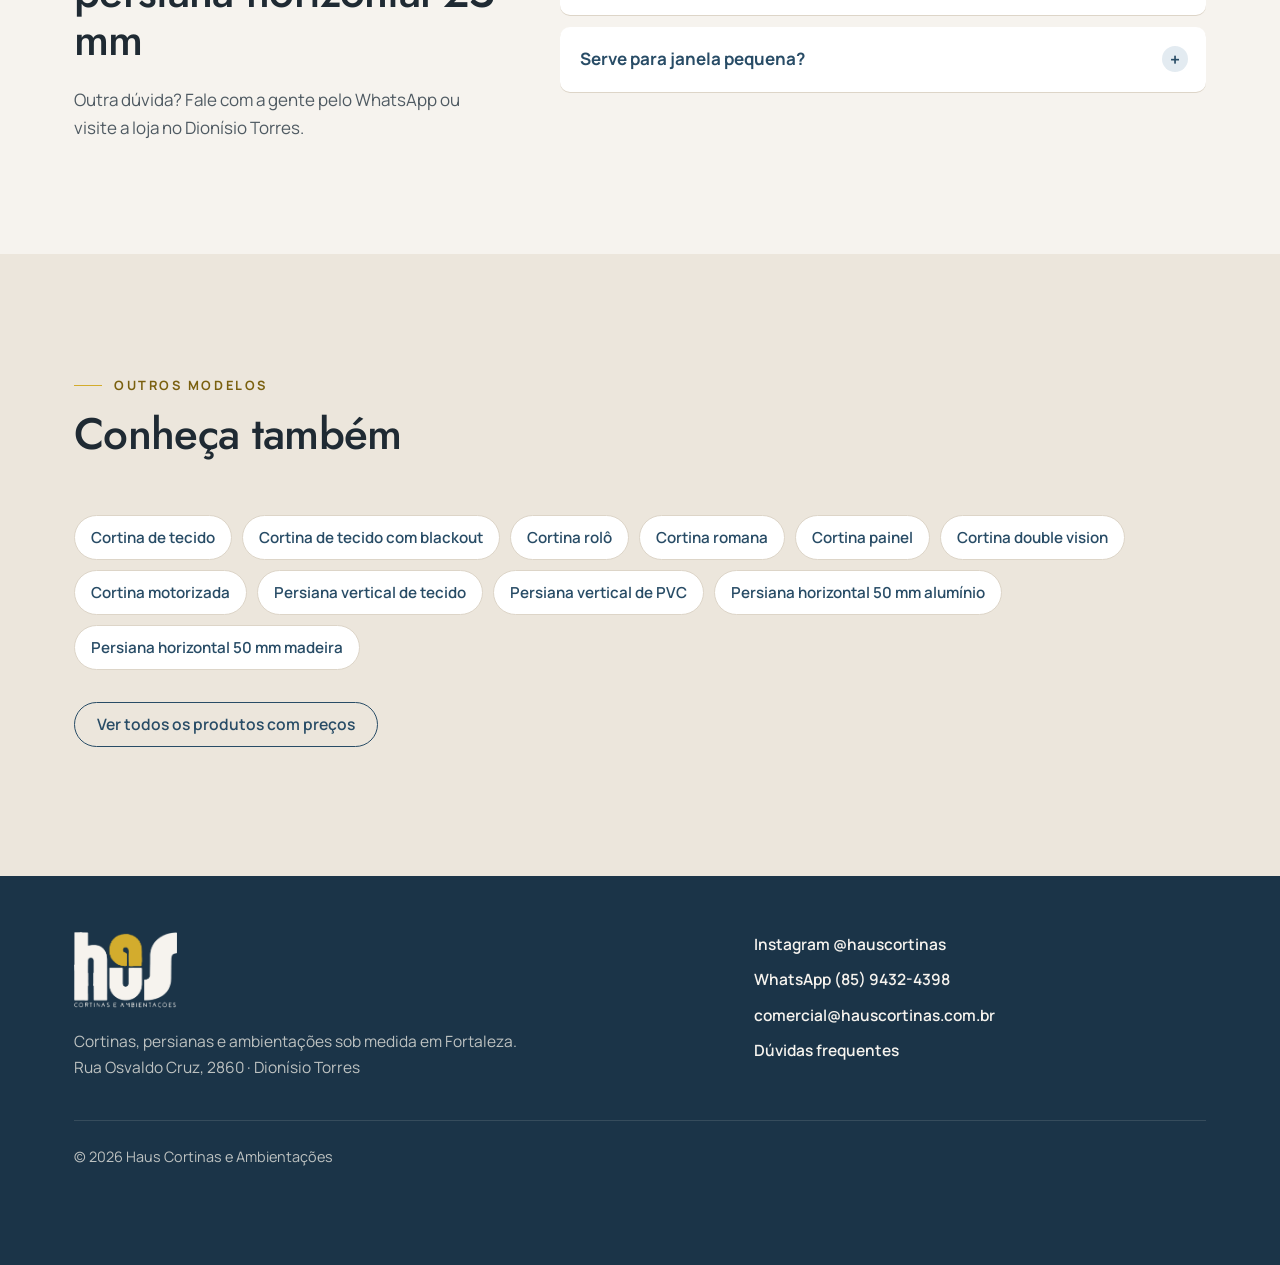
<file: persiana-horizontal-25mm.html>
<!DOCTYPE html>
<html lang="pt-BR">
<head>
  <meta charset="UTF-8">
  <meta name="viewport" content="width=device-width, initial-scale=1">
  <title>Persiana horizontal 25 mm sob medida em Fortaleza | Haus Cortinas e Ambientações</title>
  <meta name="description" content="Persiana horizontal 25 mm sob medida em Fortaleza, na Haus Cortinas e Ambientações (Dionísio Torres, perto da Aldeota). M² a partir de r$ 242,67. Visita técnica e instalação própria.">
  <meta name="theme-color" content="#284C66">
  <link rel="canonical" href="https://hauscortinas.com.br/persiana-horizontal-25mm.html">

  <meta property="og:url" content="https://hauscortinas.com.br/persiana-horizontal-25mm.html">
  <meta property="og:type" content="website">
  <meta property="og:locale" content="pt_BR">
  <meta property="og:site_name" content="Haus Cortinas e Ambientações">
  <meta property="og:title" content="Persiana horizontal 25 mm sob medida em Fortaleza | Haus Cortinas e Ambientações">
  <meta property="og:description" content="Persiana horizontal 25 mm sob medida em Fortaleza, na Haus Cortinas e Ambientações (Dionísio Torres, perto da Aldeota). M² a partir de r$ 242,67. Visita técnica e instalação própria.">
  <meta property="og:image" content="https://hauscortinas.com.br/img/og-image.jpg">
  <meta name="twitter:card" content="summary_large_image">

  <link rel="icon" href="img/favicon-64.png" type="image/png">
  <link rel="apple-touch-icon" href="img/favicon-180.png">

  <link rel="preconnect" href="https://fonts.googleapis.com">
  <link rel="preconnect" href="https://fonts.gstatic.com" crossorigin>
  <link href="https://fonts.googleapis.com/css2?family=Jost:wght@400;500;600&family=Manrope:wght@400;500;600;700&display=swap" rel="stylesheet">
  <link rel="stylesheet" href="css/style.css?v=3">

  <script type="application/ld+json">
  {"@context": "https://schema.org", "@type": "BreadcrumbList", "itemListElement": [{"@type": "ListItem", "position": 1, "name": "Início", "item": "https://hauscortinas.com.br/"}, {"@type": "ListItem", "position": 2, "name": "Persianas", "item": "https://hauscortinas.com.br/#produtos"}, {"@type": "ListItem", "position": 3, "name": "Persiana horizontal 25 mm", "item": "https://hauscortinas.com.br/persiana-horizontal-25mm.html"}]}
  </script>
</head>
<body>

  <a class="skip-link" href="#conteudo">Pular para o conteúdo</a>

  <header class="header" id="topo">
    <div class="container header__inner">
      <a href="./" class="logo" aria-label="Haus Cortinas e Ambientações, ir para a página inicial">
        <img src="img/logo-haus.png" alt="Haus Cortinas e Ambientações" width="900" height="664">
      </a>

      <nav class="nav" id="menu" aria-label="Menu principal">
        <ul class="nav__list">
          <li><a href="./#sobre" class="nav__link">Sobre</a></li>
          <li><a href="./#produtos" class="nav__link is-active">Produtos</a></li>
          <li><a href="./#simulador" class="nav__link">Simular orçamento</a></li>
          <li><a href="./#como-funciona" class="nav__link">Como funciona</a></li>
          <li><a href="./#projetos" class="nav__link">Inspirações</a></li>
          <li><a href="./#contato" class="nav__link">Contato</a></li>
        </ul>
        <a href="./#contato" class="btn btn--primary nav__cta">Pedir orçamento</a>
      </nav>

      <button class="hamburger" type="button" aria-label="Abrir menu" aria-expanded="false" aria-controls="menu">
        <span></span><span></span><span></span>
      </button>
    </div>
  </header>

  <main id="conteudo">

    <section class="hero hero--modelo">
      <div class="container">
        <nav class="trilha" aria-label="Você está em">
          <a href="./">Início</a> <span aria-hidden="true">›</span>
          <a href="./#produtos">Persianas</a> <span aria-hidden="true">›</span>
          <span aria-current="page">Persiana horizontal 25 mm</span>
        </nav>
        <div class="hero__inner">
          <div class="hero__text">
            <p class="eyebrow">Persianas sob medida em Fortaleza</p>
            <h1>Persiana horizontal 25 mm</h1>
            <p class="hero__lead">Com lâminas finas de alumínio de 25 mm, essa persiana regula a luz com precisão: basta girar o bastão para inclinar as lâminas.</p>
            <p>Ocupa pouco espaço e vai bem dentro do vão da janela.</p>
            <!-- PREÇOS HAUS: revisar (mesmo valor do simulador do index.html) -->
            <p class="modelo__preco">m² a partir de <strong>R$ 242,67</strong></p>
            <div class="hero__actions">
              <a href="https://wa.me/558594324398" class="btn btn--primary btn--lg" data-whatsapp data-msg="Olá, Haus Cortinas! Vim pelo site e gostaria de um orçamento de persiana horizontal 25 mm." target="_blank" rel="noopener">
                <svg class="icon" viewBox="0 0 24 24" aria-hidden="true"><path d="M3 21l1.65-4.95A9 9 0 1 1 8 19.4L3 21z"/><g transform="translate(7.3 7.3) scale(.4)" stroke-width="4"><path d="M22 16.92v3a2 2 0 0 1-2.18 2 19.79 19.79 0 0 1-8.63-3.07 19.5 19.5 0 0 1-6-6 19.79 19.79 0 0 1-3.07-8.67A2 2 0 0 1 4.11 2h3a2 2 0 0 1 2 1.72 12.84 12.84 0 0 0 .7 2.81 2 2 0 0 1-.45 2.11L8.09 9.91a16 16 0 0 0 6 6l1.27-1.27a2 2 0 0 1 2.11-.45 12.84 12.84 0 0 0 2.81.7A2 2 0 0 1 22 16.92z"/></g></svg>
                Pedir orçamento deste modelo
              </a>
              <a href="./?modelo=Persiana%20horizontal%2025%20mm#simulador" class="btn btn--outline btn--lg">Simular este modelo</a>
            </div>
          </div>
          <figure class="hero__media media" data-label="Foto: persiana horizontal 25 mm (img/produto-horizontal-25.jpg)">
            <img src="img/produto-horizontal-25.jpg" alt="Exemplo de persiana horizontal 25 mm (foto ilustrativa)" width="720" height="720" fetchpriority="high">
          </figure>
        </div>
      </div>
    </section>

    <section class="section section--soft">
      <div class="container modelo__info modelo__info--3">
        <div class="card modelo__bloco">
          <h2>Onde usar</h2>
          <ul>
            <li>Escritórios e home office</li>
            <li>Quartos e salas de estudo</li>
            <li>Cozinhas</li>
            <li>Janelas pequenas e basculantes</li>
          </ul>
        </div>
        <div class="card modelo__bloco">
          <h2>Tecidos e opções</h2>
          <ul>
            <li>Alumínio em várias cores</li>
            <li>Comando de giro por bastão e de subida por cordão</li>
            <li>Instalação dentro ou fora do vão</li>
            <li>Lâminas fáceis de limpar</li>
          </ul>
        </div>
        <div class="card modelo__bloco">
          <h2>Como é calculado</h2>
          <ul>
            <li>Calculada pela área (largura × altura), com área mínima de 1,5 m² por peça.</li>
            <li>O valor final é confirmado no orçamento, depois da medição e da escolha do tecido e dos acessórios.</li>
            <li>Prazo estimado: até 7 dias úteis após a medição (produção + instalação).</li>
          </ul>
        </div>
      </div>
    </section>

    <section class="section">
      <div class="container faq">
        <div class="section__head">
          <p class="eyebrow">Perguntas sobre o modelo</p>
          <h2>Dúvidas sobre persiana horizontal 25 mm</h2>
          <p>Outra dúvida? Fale com a gente pelo WhatsApp ou visite a loja no Dionísio Torres.</p>
        </div>
        <div class="faq__lista">
          <details class="faq__item">
            <summary>Dá para limpar as lâminas?</summary>
            <p>Sim, com espanador ou pano levemente úmido.</p>
          </details>
          <details class="faq__item">
            <summary>Escurece o ambiente?</summary>
            <p>Com as lâminas fechadas, escurece bem; ainda passa um pouco de luz pelos furos do cordão.</p>
          </details>
          <details class="faq__item">
            <summary>Serve para janela pequena?</summary>
            <p>Sim. É um dos modelos mais indicados para janelas e basculantes pequenos.</p>
          </details>
        </div>
      </div>
    </section>

    <section class="section section--soft">
      <div class="container">
        <div class="section__head">
          <p class="eyebrow">Outros modelos</p>
          <h2>Conheça também</h2>
        </div>
        <ul class="modelo__outros">
          <li><a href="cortina-de-tecido.html">Cortina de tecido</a></li>
          <li><a href="cortina-blackout.html">Cortina de tecido com blackout</a></li>
          <li><a href="cortina-rolo.html">Cortina rolô</a></li>
          <li><a href="cortina-romana.html">Cortina romana</a></li>
          <li><a href="cortina-painel.html">Cortina painel</a></li>
          <li><a href="cortina-double-vision.html">Cortina double vision</a></li>
          <li><a href="cortina-motorizada.html">Cortina motorizada</a></li>
          <li><a href="persiana-vertical-tecido.html">Persiana vertical de tecido</a></li>
          <li><a href="persiana-vertical-pvc.html">Persiana vertical de PVC</a></li>
          <li><a href="persiana-horizontal-50mm-aluminio.html">Persiana horizontal 50 mm alumínio</a></li>
          <li><a href="persiana-horizontal-50mm-madeira.html">Persiana horizontal 50 mm madeira</a></li>
        </ul>
        <p class="modelo__voltar"><a href="./#produtos" class="btn btn--outline">Ver todos os produtos com preços</a></p>
      </div>
    </section>
  </main>

  <footer class="footer">
    <div class="container footer__inner">
      <div class="footer__brand">
        <a href="./" class="logo logo--light" aria-label="Haus Cortinas e Ambientações, ir para a página inicial">
        <img src="img/logo-haus-claro.png" alt="Haus Cortinas e Ambientações" width="900" height="664" loading="lazy">
      </a>
        <p>Cortinas, persianas e ambientações sob medida em Fortaleza.<br>Rua Osvaldo Cruz, 2860 · Dionísio Torres</p>
      </div>

      <ul class="footer__links">
        <li><a href="https://www.instagram.com/hauscortinas/" target="_blank" rel="noopener" data-instagram>Instagram @hauscortinas</a></li>
        <li><a href="https://wa.me/558594324398" target="_blank" rel="noopener" data-whatsapp>WhatsApp (85) 9432-4398</a></li>
        <li><a href="mailto:comercial@hauscortinas.com.br">comercial@hauscortinas.com.br</a></li>
        <li><a href="./#duvidas">Dúvidas frequentes</a></li>
      </ul>

      <p class="footer__legal">© <span id="ano">2026</span> Haus Cortinas e Ambientações</p>
    </div>
  </footer>

  <a href="https://wa.me/558594324398" class="whatsapp-float" data-whatsapp data-msg="Olá, Haus Cortinas! Vim pelo site e gostaria de um orçamento de persiana horizontal 25 mm." target="_blank" rel="noopener" aria-label="Conversar no WhatsApp">
    <svg viewBox="0 0 24 24" aria-hidden="true"><path d="M3 21l1.65-4.95A9 9 0 1 1 8 19.4L3 21z"/><g transform="translate(7.3 7.3) scale(.4)" stroke-width="4"><path d="M22 16.92v3a2 2 0 0 1-2.18 2 19.79 19.79 0 0 1-8.63-3.07 19.5 19.5 0 0 1-6-6 19.79 19.79 0 0 1-3.07-8.67A2 2 0 0 1 4.11 2h3a2 2 0 0 1 2 1.72 12.84 12.84 0 0 0 .7 2.81 2 2 0 0 1-.45 2.11L8.09 9.91a16 16 0 0 0 6 6l1.27-1.27a2 2 0 0 1 2.11-.45 12.84 12.84 0 0 0 2.81.7A2 2 0 0 1 22 16.92z"/></g></svg>
  </a>

  <script src="js/modelo.js?v=1" defer></script>
</body>
</html>
</file>
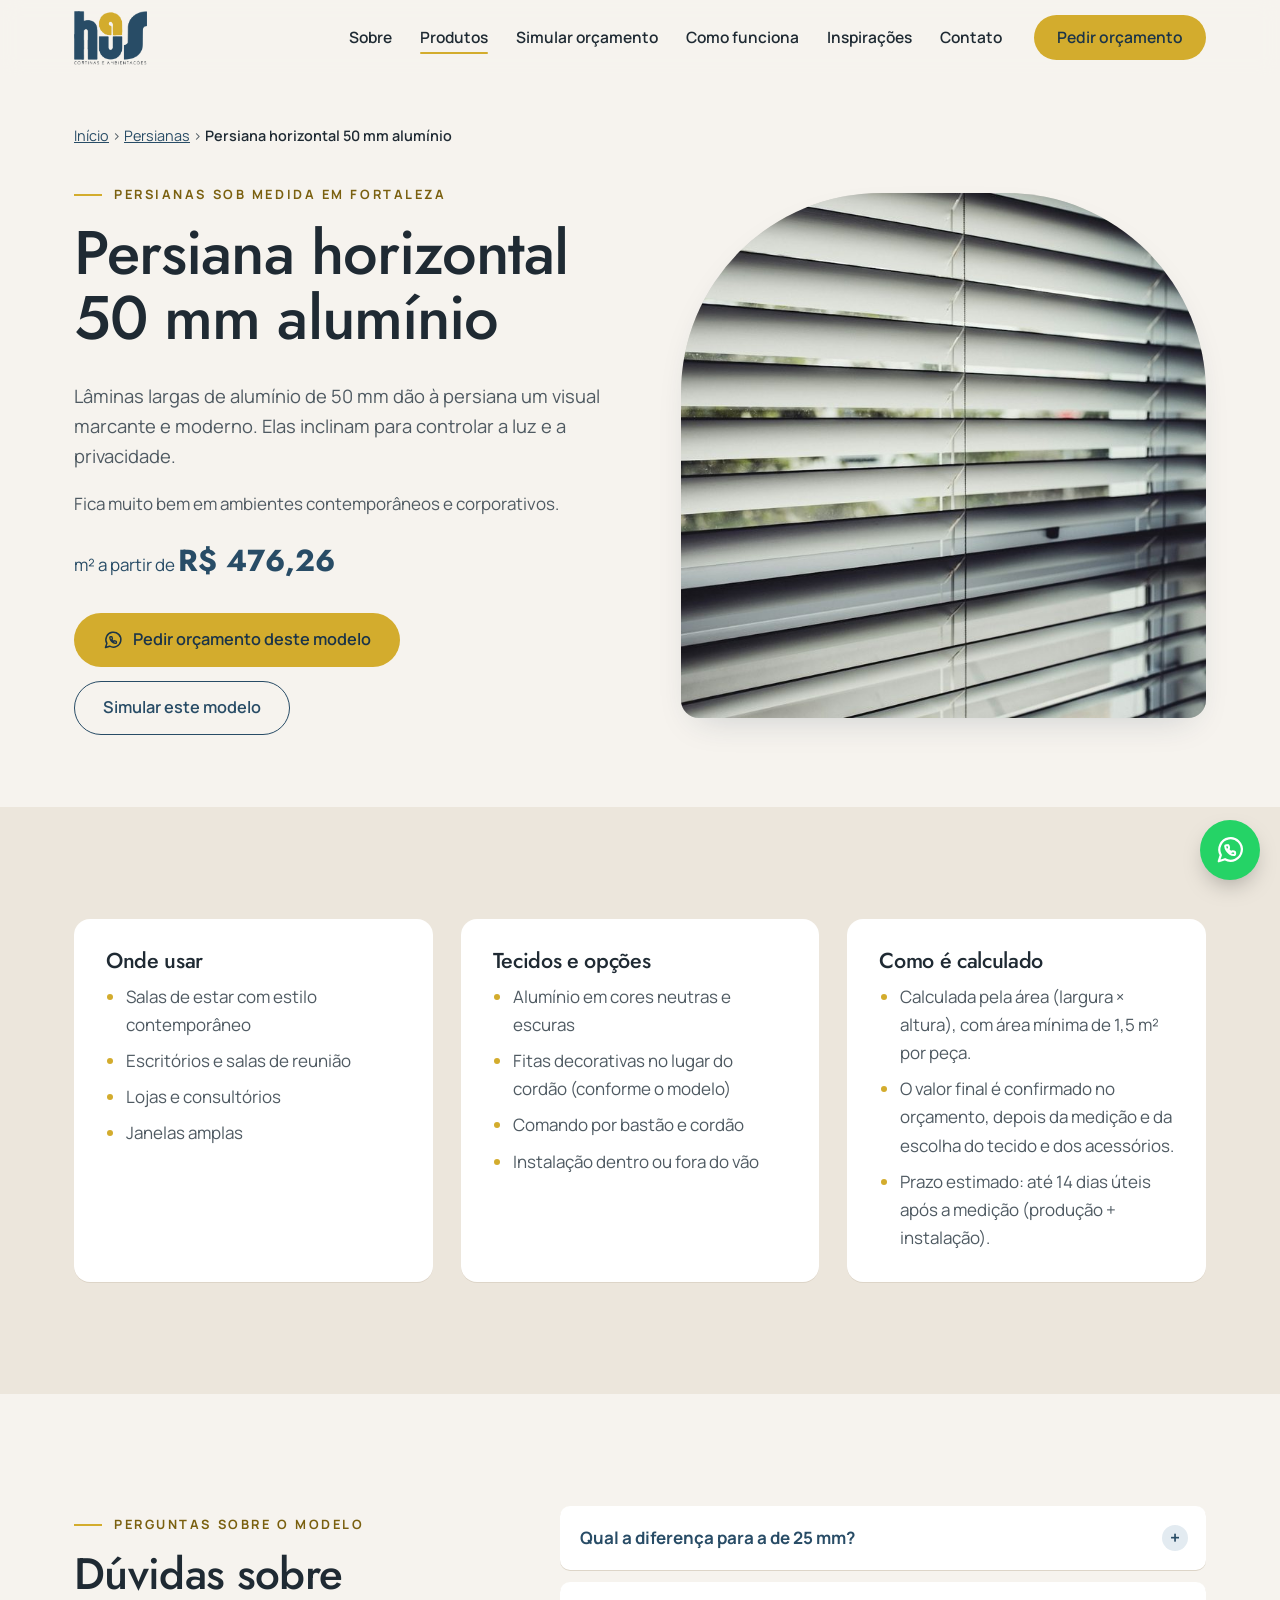
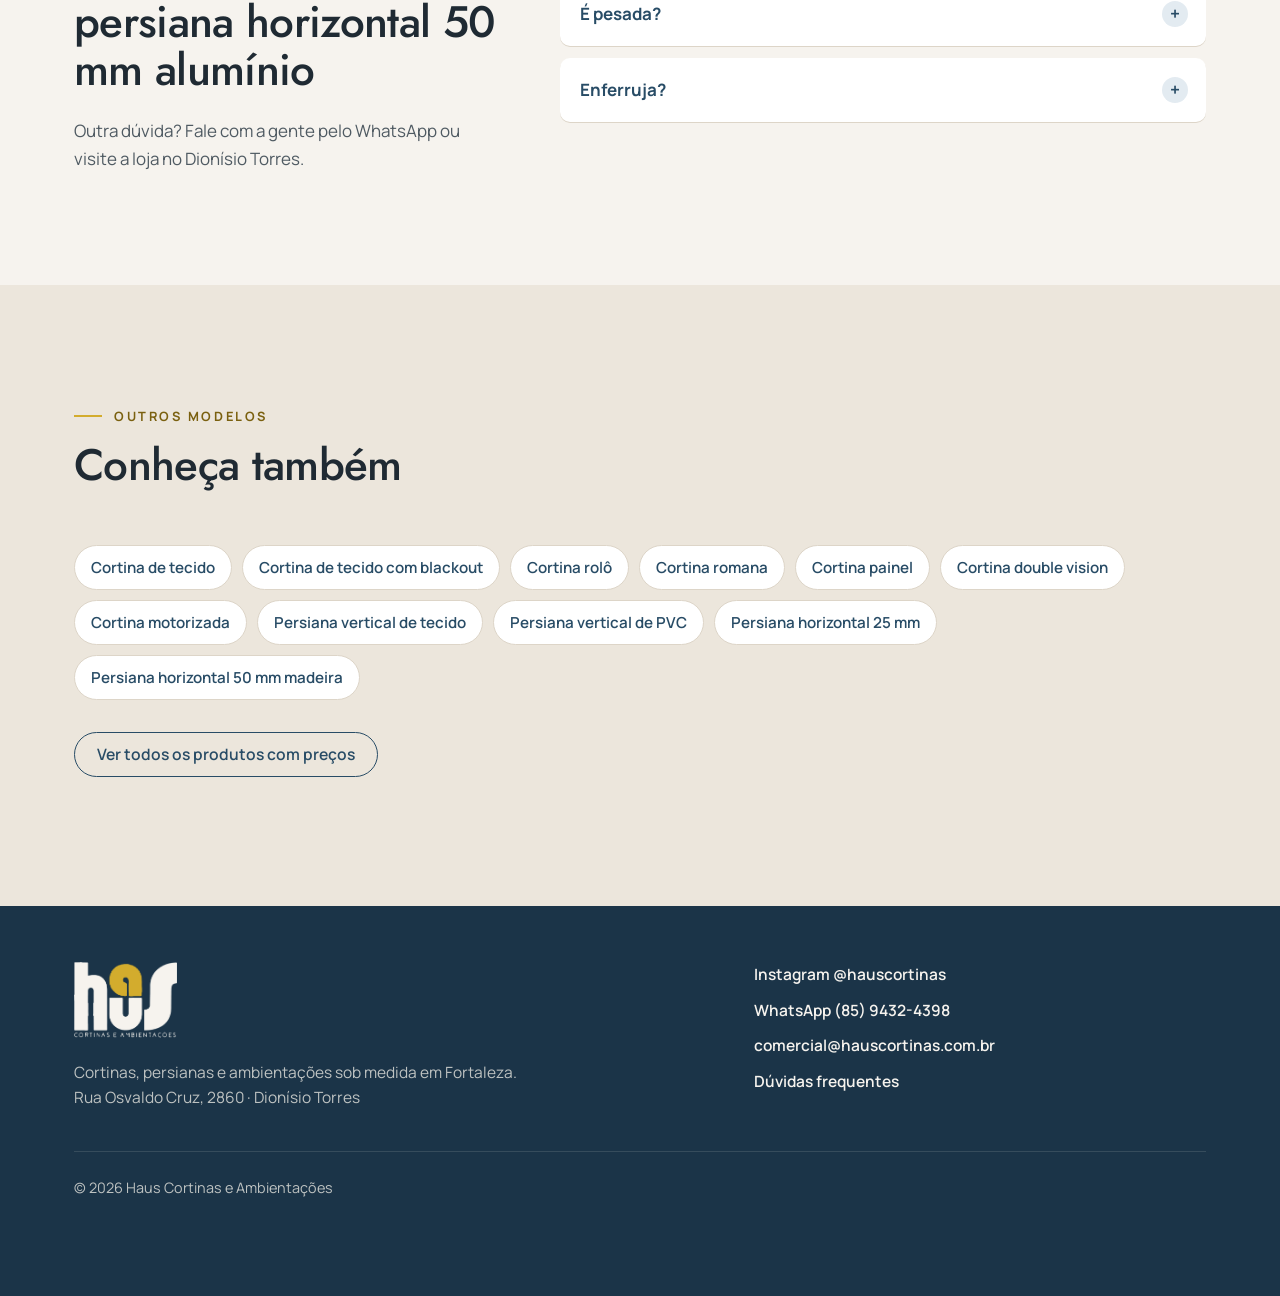
<file: persiana-horizontal-50mm-aluminio.html>
<!DOCTYPE html>
<html lang="pt-BR">
<head>
  <meta charset="UTF-8">
  <meta name="viewport" content="width=device-width, initial-scale=1">
  <title>Persiana horizontal 50 mm alumínio sob medida em Fortaleza | Haus Cortinas e Ambientações</title>
  <meta name="description" content="Persiana horizontal 50 mm alumínio sob medida em Fortaleza, na Haus Cortinas e Ambientações (Dionísio Torres, perto da Aldeota). M² a partir de r$ 476,26. Visita técnica e instalação própria.">
  <meta name="theme-color" content="#284C66">
  <link rel="canonical" href="https://hauscortinas.com.br/persiana-horizontal-50mm-aluminio.html">

  <meta property="og:url" content="https://hauscortinas.com.br/persiana-horizontal-50mm-aluminio.html">
  <meta property="og:type" content="website">
  <meta property="og:locale" content="pt_BR">
  <meta property="og:site_name" content="Haus Cortinas e Ambientações">
  <meta property="og:title" content="Persiana horizontal 50 mm alumínio sob medida em Fortaleza | Haus Cortinas e Ambientações">
  <meta property="og:description" content="Persiana horizontal 50 mm alumínio sob medida em Fortaleza, na Haus Cortinas e Ambientações (Dionísio Torres, perto da Aldeota). M² a partir de r$ 476,26. Visita técnica e instalação própria.">
  <meta property="og:image" content="https://hauscortinas.com.br/img/og-image.jpg">
  <meta name="twitter:card" content="summary_large_image">

  <link rel="icon" href="img/favicon-64.png" type="image/png">
  <link rel="apple-touch-icon" href="img/favicon-180.png">

  <link rel="preconnect" href="https://fonts.googleapis.com">
  <link rel="preconnect" href="https://fonts.gstatic.com" crossorigin>
  <link href="https://fonts.googleapis.com/css2?family=Jost:wght@400;500;600&family=Manrope:wght@400;500;600;700&display=swap" rel="stylesheet">
  <link rel="stylesheet" href="css/style.css?v=3">

  <script type="application/ld+json">
  {"@context": "https://schema.org", "@type": "BreadcrumbList", "itemListElement": [{"@type": "ListItem", "position": 1, "name": "Início", "item": "https://hauscortinas.com.br/"}, {"@type": "ListItem", "position": 2, "name": "Persianas", "item": "https://hauscortinas.com.br/#produtos"}, {"@type": "ListItem", "position": 3, "name": "Persiana horizontal 50 mm alumínio", "item": "https://hauscortinas.com.br/persiana-horizontal-50mm-aluminio.html"}]}
  </script>
</head>
<body>

  <a class="skip-link" href="#conteudo">Pular para o conteúdo</a>

  <header class="header" id="topo">
    <div class="container header__inner">
      <a href="./" class="logo" aria-label="Haus Cortinas e Ambientações, ir para a página inicial">
        <img src="img/logo-haus.png" alt="Haus Cortinas e Ambientações" width="900" height="664">
      </a>

      <nav class="nav" id="menu" aria-label="Menu principal">
        <ul class="nav__list">
          <li><a href="./#sobre" class="nav__link">Sobre</a></li>
          <li><a href="./#produtos" class="nav__link is-active">Produtos</a></li>
          <li><a href="./#simulador" class="nav__link">Simular orçamento</a></li>
          <li><a href="./#como-funciona" class="nav__link">Como funciona</a></li>
          <li><a href="./#projetos" class="nav__link">Inspirações</a></li>
          <li><a href="./#contato" class="nav__link">Contato</a></li>
        </ul>
        <a href="./#contato" class="btn btn--primary nav__cta">Pedir orçamento</a>
      </nav>

      <button class="hamburger" type="button" aria-label="Abrir menu" aria-expanded="false" aria-controls="menu">
        <span></span><span></span><span></span>
      </button>
    </div>
  </header>

  <main id="conteudo">

    <section class="hero hero--modelo">
      <div class="container">
        <nav class="trilha" aria-label="Você está em">
          <a href="./">Início</a> <span aria-hidden="true">›</span>
          <a href="./#produtos">Persianas</a> <span aria-hidden="true">›</span>
          <span aria-current="page">Persiana horizontal 50 mm alumínio</span>
        </nav>
        <div class="hero__inner">
          <div class="hero__text">
            <p class="eyebrow">Persianas sob medida em Fortaleza</p>
            <h1>Persiana horizontal 50 mm alumínio</h1>
            <p class="hero__lead">Lâminas largas de alumínio de 50 mm dão à persiana um visual marcante e moderno. Elas inclinam para controlar a luz e a privacidade.</p>
            <p>Fica muito bem em ambientes contemporâneos e corporativos.</p>
            <!-- PREÇOS HAUS: revisar (mesmo valor do simulador do index.html) -->
            <p class="modelo__preco">m² a partir de <strong>R$ 476,26</strong></p>
            <div class="hero__actions">
              <a href="https://wa.me/558594324398" class="btn btn--primary btn--lg" data-whatsapp data-msg="Olá, Haus Cortinas! Vim pelo site e gostaria de um orçamento de persiana horizontal 50 mm alumínio." target="_blank" rel="noopener">
                <svg class="icon" viewBox="0 0 24 24" aria-hidden="true"><path d="M3 21l1.65-4.95A9 9 0 1 1 8 19.4L3 21z"/><g transform="translate(7.3 7.3) scale(.4)" stroke-width="4"><path d="M22 16.92v3a2 2 0 0 1-2.18 2 19.79 19.79 0 0 1-8.63-3.07 19.5 19.5 0 0 1-6-6 19.79 19.79 0 0 1-3.07-8.67A2 2 0 0 1 4.11 2h3a2 2 0 0 1 2 1.72 12.84 12.84 0 0 0 .7 2.81 2 2 0 0 1-.45 2.11L8.09 9.91a16 16 0 0 0 6 6l1.27-1.27a2 2 0 0 1 2.11-.45 12.84 12.84 0 0 0 2.81.7A2 2 0 0 1 22 16.92z"/></g></svg>
                Pedir orçamento deste modelo
              </a>
              <a href="./?modelo=Persiana%20horizontal%2050%20mm%20alum%C3%ADnio#simulador" class="btn btn--outline btn--lg">Simular este modelo</a>
            </div>
          </div>
          <figure class="hero__media media" data-label="Foto: persiana horizontal 50 mm alumínio (img/produto-ph50.jpg)">
            <img src="img/produto-ph50.jpg" alt="Exemplo de persiana horizontal 50 mm alumínio (foto ilustrativa)" width="720" height="720" fetchpriority="high">
          </figure>
        </div>
      </div>
    </section>

    <section class="section section--soft">
      <div class="container modelo__info modelo__info--3">
        <div class="card modelo__bloco">
          <h2>Onde usar</h2>
          <ul>
            <li>Salas de estar com estilo contemporâneo</li>
            <li>Escritórios e salas de reunião</li>
            <li>Lojas e consultórios</li>
            <li>Janelas amplas</li>
          </ul>
        </div>
        <div class="card modelo__bloco">
          <h2>Tecidos e opções</h2>
          <ul>
            <li>Alumínio em cores neutras e escuras</li>
            <li>Fitas decorativas no lugar do cordão (conforme o modelo)</li>
            <li>Comando por bastão e cordão</li>
            <li>Instalação dentro ou fora do vão</li>
          </ul>
        </div>
        <div class="card modelo__bloco">
          <h2>Como é calculado</h2>
          <ul>
            <li>Calculada pela área (largura × altura), com área mínima de 1,5 m² por peça.</li>
            <li>O valor final é confirmado no orçamento, depois da medição e da escolha do tecido e dos acessórios.</li>
            <li>Prazo estimado: até 14 dias úteis após a medição (produção + instalação).</li>
          </ul>
        </div>
      </div>
    </section>

    <section class="section">
      <div class="container faq">
        <div class="section__head">
          <p class="eyebrow">Perguntas sobre o modelo</p>
          <h2>Dúvidas sobre persiana horizontal 50 mm alumínio</h2>
          <p>Outra dúvida? Fale com a gente pelo WhatsApp ou visite a loja no Dionísio Torres.</p>
        </div>
        <div class="faq__lista">
          <details class="faq__item">
            <summary>Qual a diferença para a de 25 mm?</summary>
            <p>A de 50 mm tem lâminas mais largas, com visual mais arquitetônico e vista mais aberta quando as lâminas estão inclinadas.</p>
          </details>
          <details class="faq__item">
            <summary>É pesada?</summary>
            <p>É mais robusta que a de 25 mm; por isso, em vãos muito grandes, dividimos em mais de uma peça.</p>
          </details>
          <details class="faq__item">
            <summary>Enferruja?</summary>
            <p>Não. O alumínio é resistente e indicado para o clima de Fortaleza.</p>
          </details>
        </div>
      </div>
    </section>

    <section class="section section--soft">
      <div class="container">
        <div class="section__head">
          <p class="eyebrow">Outros modelos</p>
          <h2>Conheça também</h2>
        </div>
        <ul class="modelo__outros">
          <li><a href="cortina-de-tecido.html">Cortina de tecido</a></li>
          <li><a href="cortina-blackout.html">Cortina de tecido com blackout</a></li>
          <li><a href="cortina-rolo.html">Cortina rolô</a></li>
          <li><a href="cortina-romana.html">Cortina romana</a></li>
          <li><a href="cortina-painel.html">Cortina painel</a></li>
          <li><a href="cortina-double-vision.html">Cortina double vision</a></li>
          <li><a href="cortina-motorizada.html">Cortina motorizada</a></li>
          <li><a href="persiana-vertical-tecido.html">Persiana vertical de tecido</a></li>
          <li><a href="persiana-vertical-pvc.html">Persiana vertical de PVC</a></li>
          <li><a href="persiana-horizontal-25mm.html">Persiana horizontal 25 mm</a></li>
          <li><a href="persiana-horizontal-50mm-madeira.html">Persiana horizontal 50 mm madeira</a></li>
        </ul>
        <p class="modelo__voltar"><a href="./#produtos" class="btn btn--outline">Ver todos os produtos com preços</a></p>
      </div>
    </section>
  </main>

  <footer class="footer">
    <div class="container footer__inner">
      <div class="footer__brand">
        <a href="./" class="logo logo--light" aria-label="Haus Cortinas e Ambientações, ir para a página inicial">
        <img src="img/logo-haus-claro.png" alt="Haus Cortinas e Ambientações" width="900" height="664" loading="lazy">
      </a>
        <p>Cortinas, persianas e ambientações sob medida em Fortaleza.<br>Rua Osvaldo Cruz, 2860 · Dionísio Torres</p>
      </div>

      <ul class="footer__links">
        <li><a href="https://www.instagram.com/hauscortinas/" target="_blank" rel="noopener" data-instagram>Instagram @hauscortinas</a></li>
        <li><a href="https://wa.me/558594324398" target="_blank" rel="noopener" data-whatsapp>WhatsApp (85) 9432-4398</a></li>
        <li><a href="mailto:comercial@hauscortinas.com.br">comercial@hauscortinas.com.br</a></li>
        <li><a href="./#duvidas">Dúvidas frequentes</a></li>
      </ul>

      <p class="footer__legal">© <span id="ano">2026</span> Haus Cortinas e Ambientações</p>
    </div>
  </footer>

  <a href="https://wa.me/558594324398" class="whatsapp-float" data-whatsapp data-msg="Olá, Haus Cortinas! Vim pelo site e gostaria de um orçamento de persiana horizontal 50 mm alumínio." target="_blank" rel="noopener" aria-label="Conversar no WhatsApp">
    <svg viewBox="0 0 24 24" aria-hidden="true"><path d="M3 21l1.65-4.95A9 9 0 1 1 8 19.4L3 21z"/><g transform="translate(7.3 7.3) scale(.4)" stroke-width="4"><path d="M22 16.92v3a2 2 0 0 1-2.18 2 19.79 19.79 0 0 1-8.63-3.07 19.5 19.5 0 0 1-6-6 19.79 19.79 0 0 1-3.07-8.67A2 2 0 0 1 4.11 2h3a2 2 0 0 1 2 1.72 12.84 12.84 0 0 0 .7 2.81 2 2 0 0 1-.45 2.11L8.09 9.91a16 16 0 0 0 6 6l1.27-1.27a2 2 0 0 1 2.11-.45 12.84 12.84 0 0 0 2.81.7A2 2 0 0 1 22 16.92z"/></g></svg>
  </a>

  <script src="js/modelo.js?v=1" defer></script>
</body>
</html>
</file>
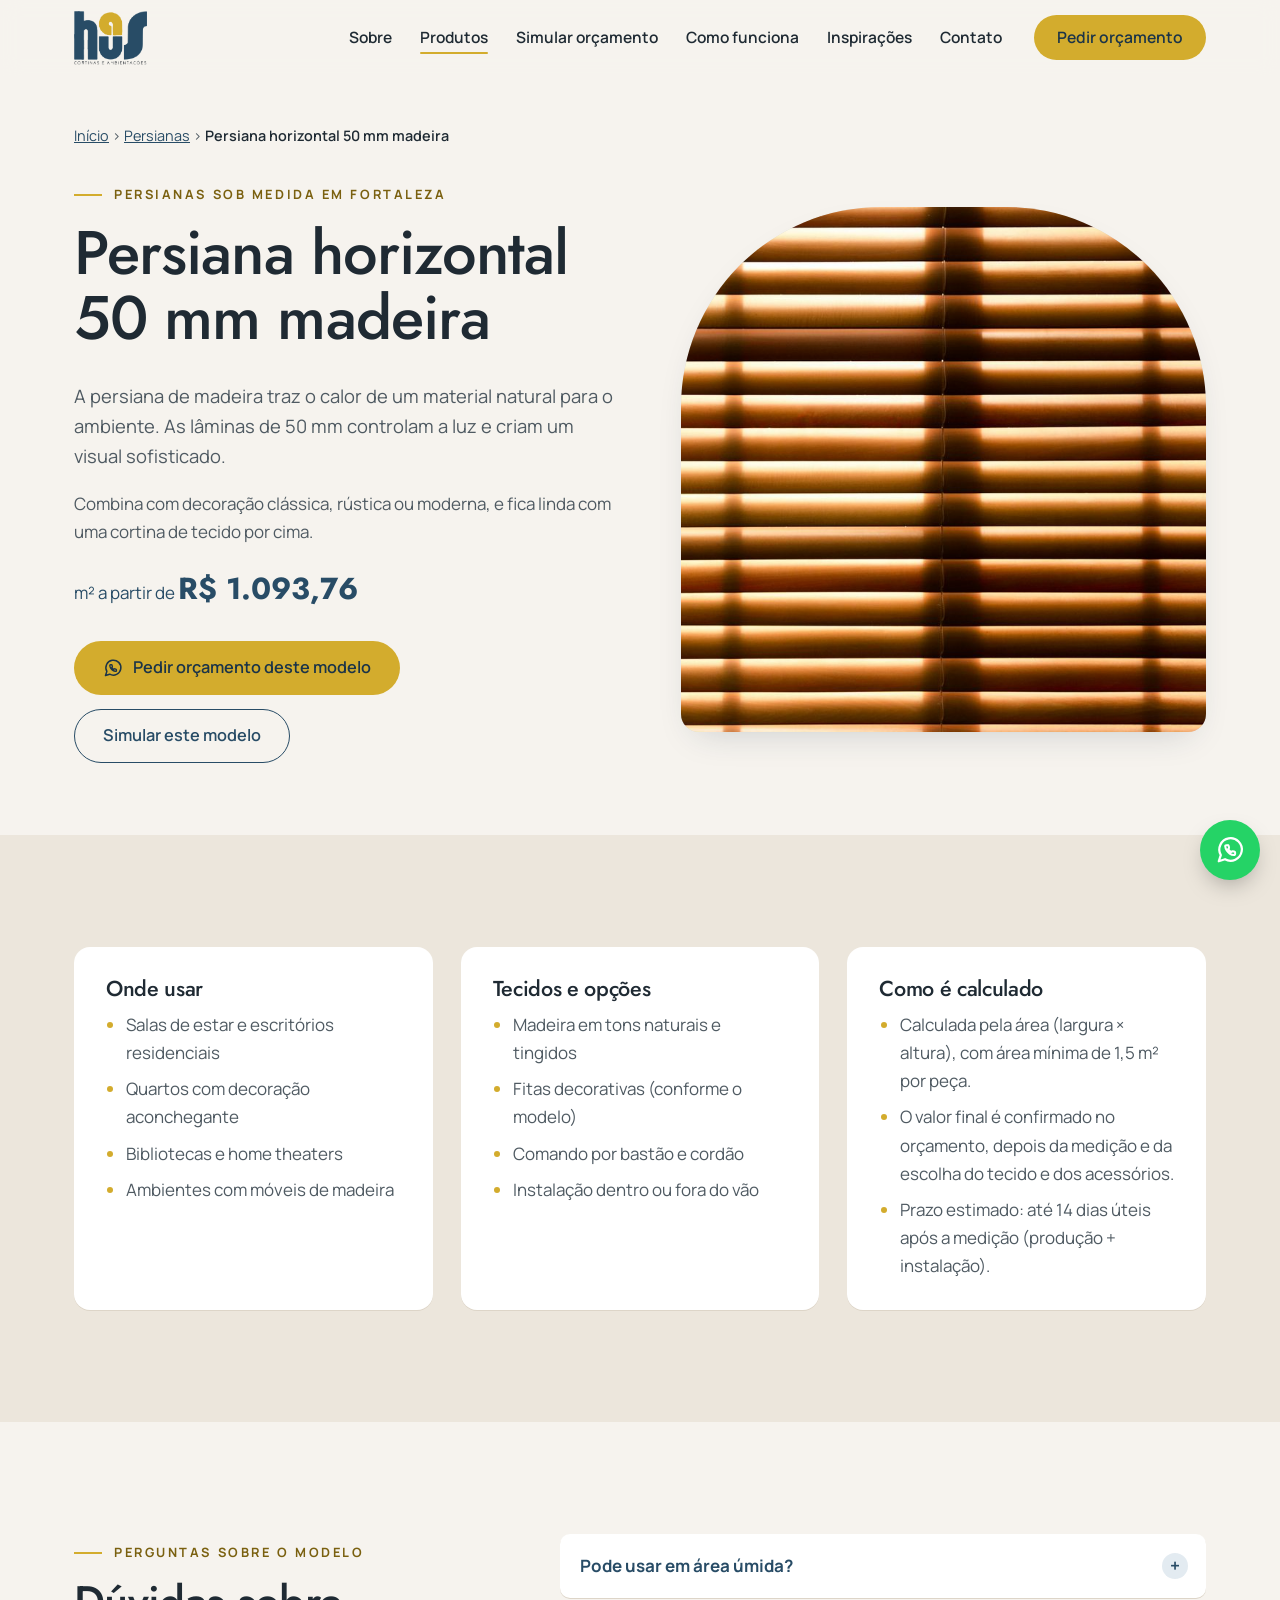
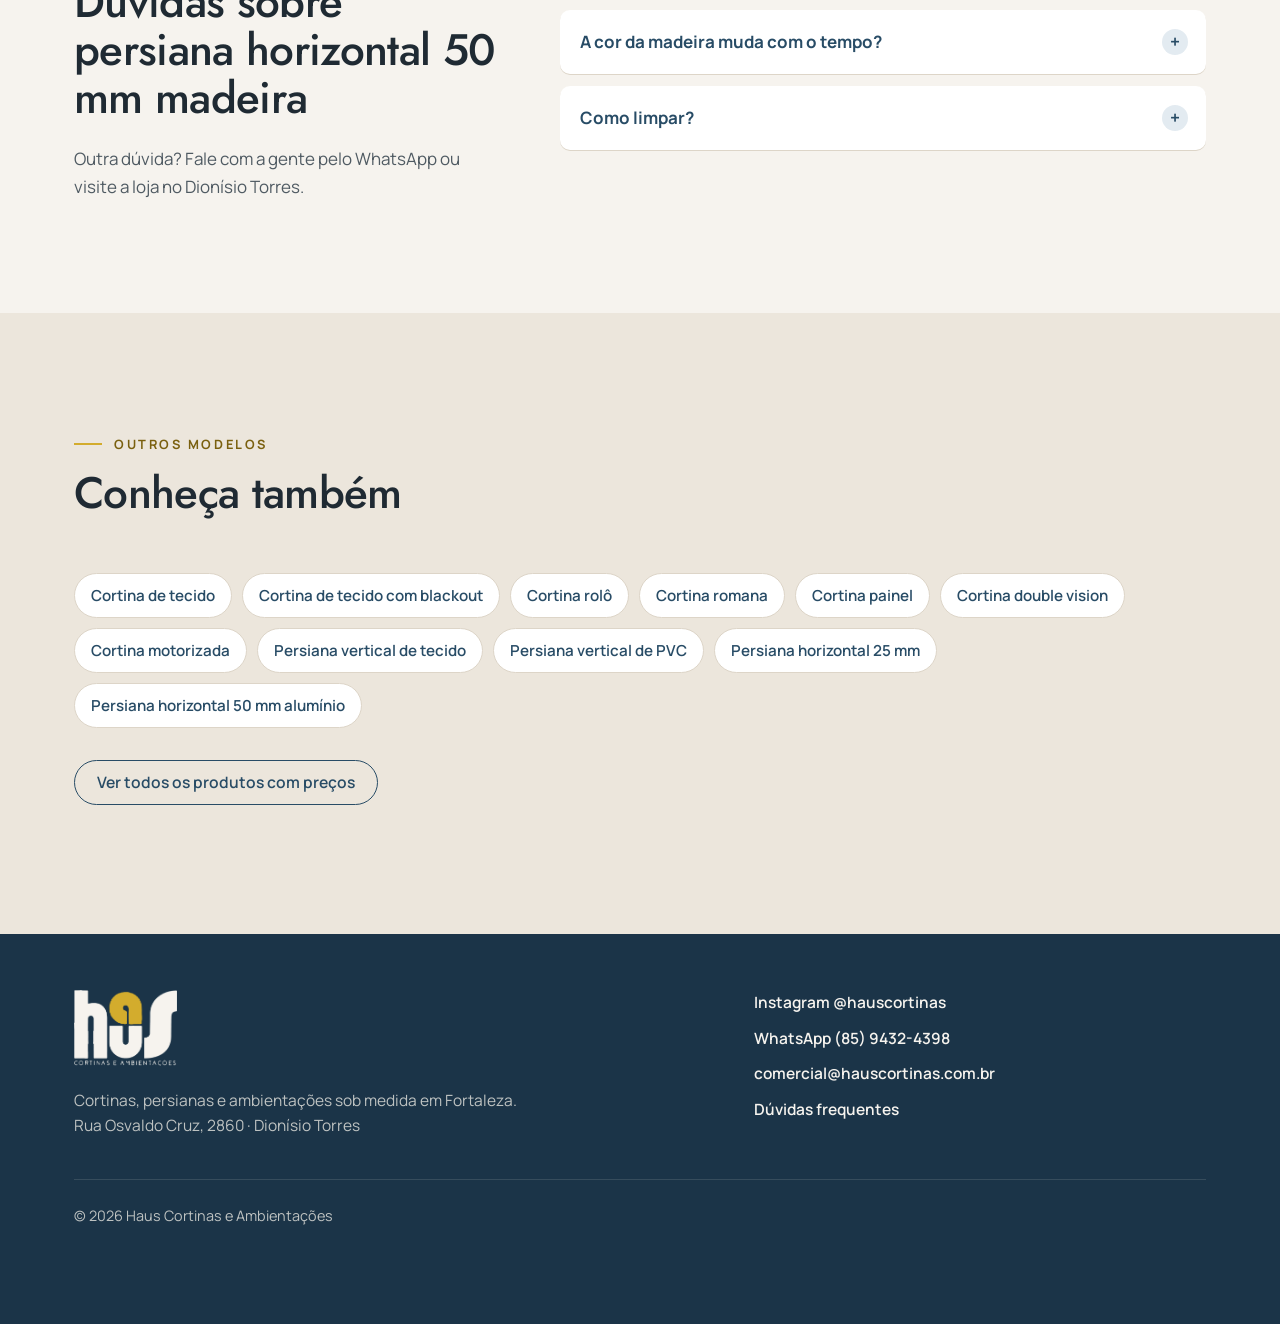
<file: persiana-horizontal-50mm-madeira.html>
<!DOCTYPE html>
<html lang="pt-BR">
<head>
  <meta charset="UTF-8">
  <meta name="viewport" content="width=device-width, initial-scale=1">
  <title>Persiana horizontal 50 mm madeira sob medida em Fortaleza | Haus Cortinas e Ambientações</title>
  <meta name="description" content="Persiana horizontal 50 mm madeira sob medida em Fortaleza, na Haus Cortinas e Ambientações (Dionísio Torres, perto da Aldeota). M² a partir de r$ 1.093,76. Visita técnica e instalação própria.">
  <meta name="theme-color" content="#284C66">
  <link rel="canonical" href="https://hauscortinas.com.br/persiana-horizontal-50mm-madeira.html">

  <meta property="og:url" content="https://hauscortinas.com.br/persiana-horizontal-50mm-madeira.html">
  <meta property="og:type" content="website">
  <meta property="og:locale" content="pt_BR">
  <meta property="og:site_name" content="Haus Cortinas e Ambientações">
  <meta property="og:title" content="Persiana horizontal 50 mm madeira sob medida em Fortaleza | Haus Cortinas e Ambientações">
  <meta property="og:description" content="Persiana horizontal 50 mm madeira sob medida em Fortaleza, na Haus Cortinas e Ambientações (Dionísio Torres, perto da Aldeota). M² a partir de r$ 1.093,76. Visita técnica e instalação própria.">
  <meta property="og:image" content="https://hauscortinas.com.br/img/og-image.jpg">
  <meta name="twitter:card" content="summary_large_image">

  <link rel="icon" href="img/favicon-64.png" type="image/png">
  <link rel="apple-touch-icon" href="img/favicon-180.png">

  <link rel="preconnect" href="https://fonts.googleapis.com">
  <link rel="preconnect" href="https://fonts.gstatic.com" crossorigin>
  <link href="https://fonts.googleapis.com/css2?family=Jost:wght@400;500;600&family=Manrope:wght@400;500;600;700&display=swap" rel="stylesheet">
  <link rel="stylesheet" href="css/style.css?v=3">

  <script type="application/ld+json">
  {"@context": "https://schema.org", "@type": "BreadcrumbList", "itemListElement": [{"@type": "ListItem", "position": 1, "name": "Início", "item": "https://hauscortinas.com.br/"}, {"@type": "ListItem", "position": 2, "name": "Persianas", "item": "https://hauscortinas.com.br/#produtos"}, {"@type": "ListItem", "position": 3, "name": "Persiana horizontal 50 mm madeira", "item": "https://hauscortinas.com.br/persiana-horizontal-50mm-madeira.html"}]}
  </script>
</head>
<body>

  <a class="skip-link" href="#conteudo">Pular para o conteúdo</a>

  <header class="header" id="topo">
    <div class="container header__inner">
      <a href="./" class="logo" aria-label="Haus Cortinas e Ambientações, ir para a página inicial">
        <img src="img/logo-haus.png" alt="Haus Cortinas e Ambientações" width="900" height="664">
      </a>

      <nav class="nav" id="menu" aria-label="Menu principal">
        <ul class="nav__list">
          <li><a href="./#sobre" class="nav__link">Sobre</a></li>
          <li><a href="./#produtos" class="nav__link is-active">Produtos</a></li>
          <li><a href="./#simulador" class="nav__link">Simular orçamento</a></li>
          <li><a href="./#como-funciona" class="nav__link">Como funciona</a></li>
          <li><a href="./#projetos" class="nav__link">Inspirações</a></li>
          <li><a href="./#contato" class="nav__link">Contato</a></li>
        </ul>
        <a href="./#contato" class="btn btn--primary nav__cta">Pedir orçamento</a>
      </nav>

      <button class="hamburger" type="button" aria-label="Abrir menu" aria-expanded="false" aria-controls="menu">
        <span></span><span></span><span></span>
      </button>
    </div>
  </header>

  <main id="conteudo">

    <section class="hero hero--modelo">
      <div class="container">
        <nav class="trilha" aria-label="Você está em">
          <a href="./">Início</a> <span aria-hidden="true">›</span>
          <a href="./#produtos">Persianas</a> <span aria-hidden="true">›</span>
          <span aria-current="page">Persiana horizontal 50 mm madeira</span>
        </nav>
        <div class="hero__inner">
          <div class="hero__text">
            <p class="eyebrow">Persianas sob medida em Fortaleza</p>
            <h1>Persiana horizontal 50 mm madeira</h1>
            <p class="hero__lead">A persiana de madeira traz o calor de um material natural para o ambiente. As lâminas de 50 mm controlam a luz e criam um visual sofisticado.</p>
            <p>Combina com decoração clássica, rústica ou moderna, e fica linda com uma cortina de tecido por cima.</p>
            <!-- PREÇOS HAUS: revisar (mesmo valor do simulador do index.html) -->
            <p class="modelo__preco">m² a partir de <strong>R$ 1.093,76</strong></p>
            <div class="hero__actions">
              <a href="https://wa.me/558594324398" class="btn btn--primary btn--lg" data-whatsapp data-msg="Olá, Haus Cortinas! Vim pelo site e gostaria de um orçamento de persiana horizontal 50 mm madeira." target="_blank" rel="noopener">
                <svg class="icon" viewBox="0 0 24 24" aria-hidden="true"><path d="M3 21l1.65-4.95A9 9 0 1 1 8 19.4L3 21z"/><g transform="translate(7.3 7.3) scale(.4)" stroke-width="4"><path d="M22 16.92v3a2 2 0 0 1-2.18 2 19.79 19.79 0 0 1-8.63-3.07 19.5 19.5 0 0 1-6-6 19.79 19.79 0 0 1-3.07-8.67A2 2 0 0 1 4.11 2h3a2 2 0 0 1 2 1.72 12.84 12.84 0 0 0 .7 2.81 2 2 0 0 1-.45 2.11L8.09 9.91a16 16 0 0 0 6 6l1.27-1.27a2 2 0 0 1 2.11-.45 12.84 12.84 0 0 0 2.81.7A2 2 0 0 1 22 16.92z"/></g></svg>
                Pedir orçamento deste modelo
              </a>
              <a href="./?modelo=Persiana%20horizontal%2050%20mm%20madeira#simulador" class="btn btn--outline btn--lg">Simular este modelo</a>
            </div>
          </div>
          <figure class="hero__media media" data-label="Foto: persiana horizontal 50 mm madeira (img/produto-horizontal-50-madeira.jpg)">
            <img src="img/produto-horizontal-50-madeira.jpg" alt="Exemplo de persiana horizontal 50 mm madeira (foto ilustrativa)" width="720" height="720" fetchpriority="high">
          </figure>
        </div>
      </div>
    </section>

    <section class="section section--soft">
      <div class="container modelo__info modelo__info--3">
        <div class="card modelo__bloco">
          <h2>Onde usar</h2>
          <ul>
            <li>Salas de estar e escritórios residenciais</li>
            <li>Quartos com decoração aconchegante</li>
            <li>Bibliotecas e home theaters</li>
            <li>Ambientes com móveis de madeira</li>
          </ul>
        </div>
        <div class="card modelo__bloco">
          <h2>Tecidos e opções</h2>
          <ul>
            <li>Madeira em tons naturais e tingidos</li>
            <li>Fitas decorativas (conforme o modelo)</li>
            <li>Comando por bastão e cordão</li>
            <li>Instalação dentro ou fora do vão</li>
          </ul>
        </div>
        <div class="card modelo__bloco">
          <h2>Como é calculado</h2>
          <ul>
            <li>Calculada pela área (largura × altura), com área mínima de 1,5 m² por peça.</li>
            <li>O valor final é confirmado no orçamento, depois da medição e da escolha do tecido e dos acessórios.</li>
            <li>Prazo estimado: até 14 dias úteis após a medição (produção + instalação).</li>
          </ul>
        </div>
      </div>
    </section>

    <section class="section">
      <div class="container faq">
        <div class="section__head">
          <p class="eyebrow">Perguntas sobre o modelo</p>
          <h2>Dúvidas sobre persiana horizontal 50 mm madeira</h2>
          <p>Outra dúvida? Fale com a gente pelo WhatsApp ou visite a loja no Dionísio Torres.</p>
        </div>
        <div class="faq__lista">
          <details class="faq__item">
            <summary>Pode usar em área úmida?</summary>
            <p>Não é indicada para banheiros e áreas com muita umidade; para esses casos sugerimos PVC ou alumínio.</p>
          </details>
          <details class="faq__item">
            <summary>A cor da madeira muda com o tempo?</summary>
            <p>Com sol direto por muitos anos, pode haver leve alteração. Orientamos sobre o posicionamento na visita.</p>
          </details>
          <details class="faq__item">
            <summary>Como limpar?</summary>
            <p>Espanador ou pano seco. Evite produtos com água em excesso.</p>
          </details>
        </div>
      </div>
    </section>

    <section class="section section--soft">
      <div class="container">
        <div class="section__head">
          <p class="eyebrow">Outros modelos</p>
          <h2>Conheça também</h2>
        </div>
        <ul class="modelo__outros">
          <li><a href="cortina-de-tecido.html">Cortina de tecido</a></li>
          <li><a href="cortina-blackout.html">Cortina de tecido com blackout</a></li>
          <li><a href="cortina-rolo.html">Cortina rolô</a></li>
          <li><a href="cortina-romana.html">Cortina romana</a></li>
          <li><a href="cortina-painel.html">Cortina painel</a></li>
          <li><a href="cortina-double-vision.html">Cortina double vision</a></li>
          <li><a href="cortina-motorizada.html">Cortina motorizada</a></li>
          <li><a href="persiana-vertical-tecido.html">Persiana vertical de tecido</a></li>
          <li><a href="persiana-vertical-pvc.html">Persiana vertical de PVC</a></li>
          <li><a href="persiana-horizontal-25mm.html">Persiana horizontal 25 mm</a></li>
          <li><a href="persiana-horizontal-50mm-aluminio.html">Persiana horizontal 50 mm alumínio</a></li>
        </ul>
        <p class="modelo__voltar"><a href="./#produtos" class="btn btn--outline">Ver todos os produtos com preços</a></p>
      </div>
    </section>
  </main>

  <footer class="footer">
    <div class="container footer__inner">
      <div class="footer__brand">
        <a href="./" class="logo logo--light" aria-label="Haus Cortinas e Ambientações, ir para a página inicial">
        <img src="img/logo-haus-claro.png" alt="Haus Cortinas e Ambientações" width="900" height="664" loading="lazy">
      </a>
        <p>Cortinas, persianas e ambientações sob medida em Fortaleza.<br>Rua Osvaldo Cruz, 2860 · Dionísio Torres</p>
      </div>

      <ul class="footer__links">
        <li><a href="https://www.instagram.com/hauscortinas/" target="_blank" rel="noopener" data-instagram>Instagram @hauscortinas</a></li>
        <li><a href="https://wa.me/558594324398" target="_blank" rel="noopener" data-whatsapp>WhatsApp (85) 9432-4398</a></li>
        <li><a href="mailto:comercial@hauscortinas.com.br">comercial@hauscortinas.com.br</a></li>
        <li><a href="./#duvidas">Dúvidas frequentes</a></li>
      </ul>

      <p class="footer__legal">© <span id="ano">2026</span> Haus Cortinas e Ambientações</p>
    </div>
  </footer>

  <a href="https://wa.me/558594324398" class="whatsapp-float" data-whatsapp data-msg="Olá, Haus Cortinas! Vim pelo site e gostaria de um orçamento de persiana horizontal 50 mm madeira." target="_blank" rel="noopener" aria-label="Conversar no WhatsApp">
    <svg viewBox="0 0 24 24" aria-hidden="true"><path d="M3 21l1.65-4.95A9 9 0 1 1 8 19.4L3 21z"/><g transform="translate(7.3 7.3) scale(.4)" stroke-width="4"><path d="M22 16.92v3a2 2 0 0 1-2.18 2 19.79 19.79 0 0 1-8.63-3.07 19.5 19.5 0 0 1-6-6 19.79 19.79 0 0 1-3.07-8.67A2 2 0 0 1 4.11 2h3a2 2 0 0 1 2 1.72 12.84 12.84 0 0 0 .7 2.81 2 2 0 0 1-.45 2.11L8.09 9.91a16 16 0 0 0 6 6l1.27-1.27a2 2 0 0 1 2.11-.45 12.84 12.84 0 0 0 2.81.7A2 2 0 0 1 22 16.92z"/></g></svg>
  </a>

  <script src="js/modelo.js?v=1" defer></script>
</body>
</html>
</file>
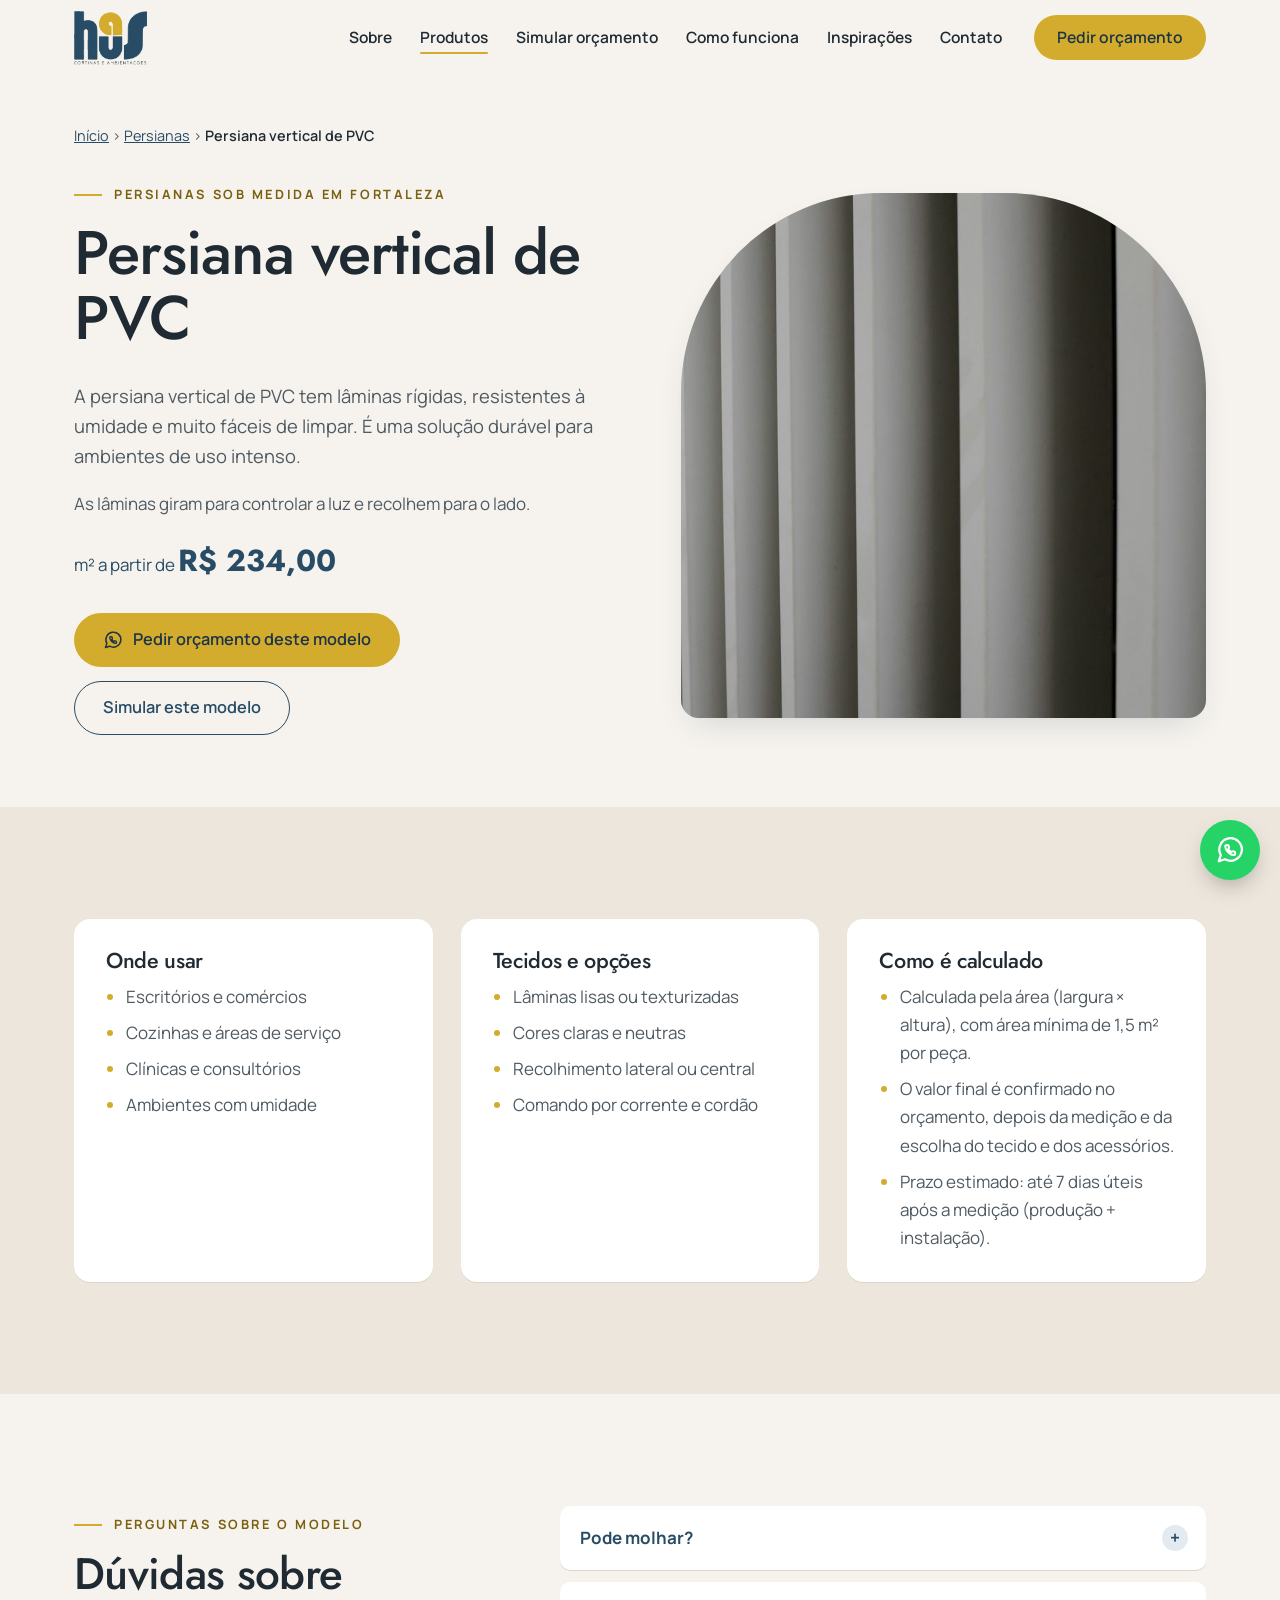
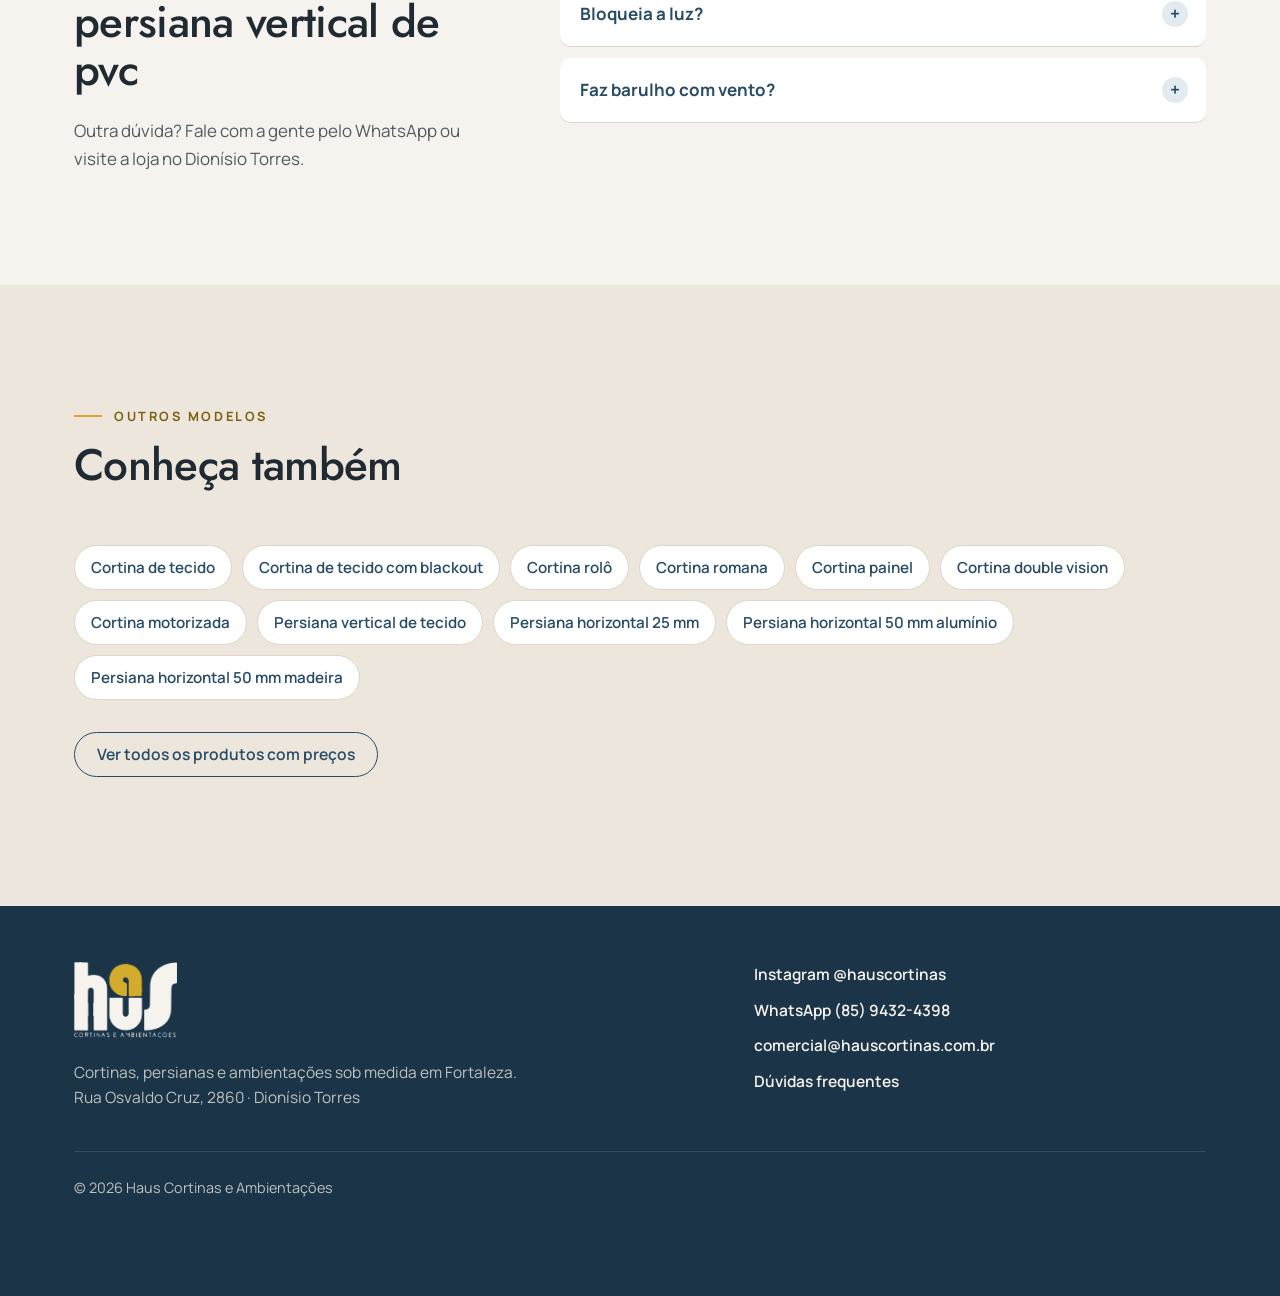
<file: persiana-vertical-pvc.html>
<!DOCTYPE html>
<html lang="pt-BR">
<head>
  <meta charset="UTF-8">
  <meta name="viewport" content="width=device-width, initial-scale=1">
  <title>Persiana vertical de PVC sob medida em Fortaleza | Haus Cortinas e Ambientações</title>
  <meta name="description" content="Persiana vertical de PVC sob medida em Fortaleza, na Haus Cortinas e Ambientações (Dionísio Torres, perto da Aldeota). M² a partir de r$ 234,00. Visita técnica e instalação própria.">
  <meta name="theme-color" content="#284C66">
  <link rel="canonical" href="https://hauscortinas.com.br/persiana-vertical-pvc.html">

  <meta property="og:url" content="https://hauscortinas.com.br/persiana-vertical-pvc.html">
  <meta property="og:type" content="website">
  <meta property="og:locale" content="pt_BR">
  <meta property="og:site_name" content="Haus Cortinas e Ambientações">
  <meta property="og:title" content="Persiana vertical de PVC sob medida em Fortaleza | Haus Cortinas e Ambientações">
  <meta property="og:description" content="Persiana vertical de PVC sob medida em Fortaleza, na Haus Cortinas e Ambientações (Dionísio Torres, perto da Aldeota). M² a partir de r$ 234,00. Visita técnica e instalação própria.">
  <meta property="og:image" content="https://hauscortinas.com.br/img/og-image.jpg">
  <meta name="twitter:card" content="summary_large_image">

  <link rel="icon" href="img/favicon-64.png" type="image/png">
  <link rel="apple-touch-icon" href="img/favicon-180.png">

  <link rel="preconnect" href="https://fonts.googleapis.com">
  <link rel="preconnect" href="https://fonts.gstatic.com" crossorigin>
  <link href="https://fonts.googleapis.com/css2?family=Jost:wght@400;500;600&family=Manrope:wght@400;500;600;700&display=swap" rel="stylesheet">
  <link rel="stylesheet" href="css/style.css?v=3">

  <script type="application/ld+json">
  {"@context": "https://schema.org", "@type": "BreadcrumbList", "itemListElement": [{"@type": "ListItem", "position": 1, "name": "Início", "item": "https://hauscortinas.com.br/"}, {"@type": "ListItem", "position": 2, "name": "Persianas", "item": "https://hauscortinas.com.br/#produtos"}, {"@type": "ListItem", "position": 3, "name": "Persiana vertical de PVC", "item": "https://hauscortinas.com.br/persiana-vertical-pvc.html"}]}
  </script>
</head>
<body>

  <a class="skip-link" href="#conteudo">Pular para o conteúdo</a>

  <header class="header" id="topo">
    <div class="container header__inner">
      <a href="./" class="logo" aria-label="Haus Cortinas e Ambientações, ir para a página inicial">
        <img src="img/logo-haus.png" alt="Haus Cortinas e Ambientações" width="900" height="664">
      </a>

      <nav class="nav" id="menu" aria-label="Menu principal">
        <ul class="nav__list">
          <li><a href="./#sobre" class="nav__link">Sobre</a></li>
          <li><a href="./#produtos" class="nav__link is-active">Produtos</a></li>
          <li><a href="./#simulador" class="nav__link">Simular orçamento</a></li>
          <li><a href="./#como-funciona" class="nav__link">Como funciona</a></li>
          <li><a href="./#projetos" class="nav__link">Inspirações</a></li>
          <li><a href="./#contato" class="nav__link">Contato</a></li>
        </ul>
        <a href="./#contato" class="btn btn--primary nav__cta">Pedir orçamento</a>
      </nav>

      <button class="hamburger" type="button" aria-label="Abrir menu" aria-expanded="false" aria-controls="menu">
        <span></span><span></span><span></span>
      </button>
    </div>
  </header>

  <main id="conteudo">

    <section class="hero hero--modelo">
      <div class="container">
        <nav class="trilha" aria-label="Você está em">
          <a href="./">Início</a> <span aria-hidden="true">›</span>
          <a href="./#produtos">Persianas</a> <span aria-hidden="true">›</span>
          <span aria-current="page">Persiana vertical de PVC</span>
        </nav>
        <div class="hero__inner">
          <div class="hero__text">
            <p class="eyebrow">Persianas sob medida em Fortaleza</p>
            <h1>Persiana vertical de PVC</h1>
            <p class="hero__lead">A persiana vertical de PVC tem lâminas rígidas, resistentes à umidade e muito fáceis de limpar. É uma solução durável para ambientes de uso intenso.</p>
            <p>As lâminas giram para controlar a luz e recolhem para o lado.</p>
            <!-- PREÇOS HAUS: revisar (mesmo valor do simulador do index.html) -->
            <p class="modelo__preco">m² a partir de <strong>R$ 234,00</strong></p>
            <div class="hero__actions">
              <a href="https://wa.me/558594324398" class="btn btn--primary btn--lg" data-whatsapp data-msg="Olá, Haus Cortinas! Vim pelo site e gostaria de um orçamento de persiana vertical de pvc." target="_blank" rel="noopener">
                <svg class="icon" viewBox="0 0 24 24" aria-hidden="true"><path d="M3 21l1.65-4.95A9 9 0 1 1 8 19.4L3 21z"/><g transform="translate(7.3 7.3) scale(.4)" stroke-width="4"><path d="M22 16.92v3a2 2 0 0 1-2.18 2 19.79 19.79 0 0 1-8.63-3.07 19.5 19.5 0 0 1-6-6 19.79 19.79 0 0 1-3.07-8.67A2 2 0 0 1 4.11 2h3a2 2 0 0 1 2 1.72 12.84 12.84 0 0 0 .7 2.81 2 2 0 0 1-.45 2.11L8.09 9.91a16 16 0 0 0 6 6l1.27-1.27a2 2 0 0 1 2.11-.45 12.84 12.84 0 0 0 2.81.7A2 2 0 0 1 22 16.92z"/></g></svg>
                Pedir orçamento deste modelo
              </a>
              <a href="./?modelo=Persiana%20vertical%20de%20PVC#simulador" class="btn btn--outline btn--lg">Simular este modelo</a>
            </div>
          </div>
          <figure class="hero__media media" data-label="Foto: persiana vertical de pvc (img/produto-vertical-pvc.jpg)">
            <img src="img/produto-vertical-pvc.jpg" alt="Exemplo de persiana vertical de pvc (foto ilustrativa)" width="720" height="720" fetchpriority="high">
          </figure>
        </div>
      </div>
    </section>

    <section class="section section--soft">
      <div class="container modelo__info modelo__info--3">
        <div class="card modelo__bloco">
          <h2>Onde usar</h2>
          <ul>
            <li>Escritórios e comércios</li>
            <li>Cozinhas e áreas de serviço</li>
            <li>Clínicas e consultórios</li>
            <li>Ambientes com umidade</li>
          </ul>
        </div>
        <div class="card modelo__bloco">
          <h2>Tecidos e opções</h2>
          <ul>
            <li>Lâminas lisas ou texturizadas</li>
            <li>Cores claras e neutras</li>
            <li>Recolhimento lateral ou central</li>
            <li>Comando por corrente e cordão</li>
          </ul>
        </div>
        <div class="card modelo__bloco">
          <h2>Como é calculado</h2>
          <ul>
            <li>Calculada pela área (largura × altura), com área mínima de 1,5 m² por peça.</li>
            <li>O valor final é confirmado no orçamento, depois da medição e da escolha do tecido e dos acessórios.</li>
            <li>Prazo estimado: até 7 dias úteis após a medição (produção + instalação).</li>
          </ul>
        </div>
      </div>
    </section>

    <section class="section">
      <div class="container faq">
        <div class="section__head">
          <p class="eyebrow">Perguntas sobre o modelo</p>
          <h2>Dúvidas sobre persiana vertical de pvc</h2>
          <p>Outra dúvida? Fale com a gente pelo WhatsApp ou visite a loja no Dionísio Torres.</p>
        </div>
        <div class="faq__lista">
          <details class="faq__item">
            <summary>Pode molhar?</summary>
            <p>O PVC resiste à umidade, por isso vai bem em cozinhas e áreas de serviço. A limpeza é com pano úmido.</p>
          </details>
          <details class="faq__item">
            <summary>Bloqueia a luz?</summary>
            <p>Bloqueia bastante quando fechada; pelas bordas das lâminas ainda passa um pouco de claridade.</p>
          </details>
          <details class="faq__item">
            <summary>Faz barulho com vento?</summary>
            <p>As lâminas são presas por correntinhas na parte de baixo, o que reduz o balanço.</p>
          </details>
        </div>
      </div>
    </section>

    <section class="section section--soft">
      <div class="container">
        <div class="section__head">
          <p class="eyebrow">Outros modelos</p>
          <h2>Conheça também</h2>
        </div>
        <ul class="modelo__outros">
          <li><a href="cortina-de-tecido.html">Cortina de tecido</a></li>
          <li><a href="cortina-blackout.html">Cortina de tecido com blackout</a></li>
          <li><a href="cortina-rolo.html">Cortina rolô</a></li>
          <li><a href="cortina-romana.html">Cortina romana</a></li>
          <li><a href="cortina-painel.html">Cortina painel</a></li>
          <li><a href="cortina-double-vision.html">Cortina double vision</a></li>
          <li><a href="cortina-motorizada.html">Cortina motorizada</a></li>
          <li><a href="persiana-vertical-tecido.html">Persiana vertical de tecido</a></li>
          <li><a href="persiana-horizontal-25mm.html">Persiana horizontal 25 mm</a></li>
          <li><a href="persiana-horizontal-50mm-aluminio.html">Persiana horizontal 50 mm alumínio</a></li>
          <li><a href="persiana-horizontal-50mm-madeira.html">Persiana horizontal 50 mm madeira</a></li>
        </ul>
        <p class="modelo__voltar"><a href="./#produtos" class="btn btn--outline">Ver todos os produtos com preços</a></p>
      </div>
    </section>
  </main>

  <footer class="footer">
    <div class="container footer__inner">
      <div class="footer__brand">
        <a href="./" class="logo logo--light" aria-label="Haus Cortinas e Ambientações, ir para a página inicial">
        <img src="img/logo-haus-claro.png" alt="Haus Cortinas e Ambientações" width="900" height="664" loading="lazy">
      </a>
        <p>Cortinas, persianas e ambientações sob medida em Fortaleza.<br>Rua Osvaldo Cruz, 2860 · Dionísio Torres</p>
      </div>

      <ul class="footer__links">
        <li><a href="https://www.instagram.com/hauscortinas/" target="_blank" rel="noopener" data-instagram>Instagram @hauscortinas</a></li>
        <li><a href="https://wa.me/558594324398" target="_blank" rel="noopener" data-whatsapp>WhatsApp (85) 9432-4398</a></li>
        <li><a href="mailto:comercial@hauscortinas.com.br">comercial@hauscortinas.com.br</a></li>
        <li><a href="./#duvidas">Dúvidas frequentes</a></li>
      </ul>

      <p class="footer__legal">© <span id="ano">2026</span> Haus Cortinas e Ambientações</p>
    </div>
  </footer>

  <a href="https://wa.me/558594324398" class="whatsapp-float" data-whatsapp data-msg="Olá, Haus Cortinas! Vim pelo site e gostaria de um orçamento de persiana vertical de pvc." target="_blank" rel="noopener" aria-label="Conversar no WhatsApp">
    <svg viewBox="0 0 24 24" aria-hidden="true"><path d="M3 21l1.65-4.95A9 9 0 1 1 8 19.4L3 21z"/><g transform="translate(7.3 7.3) scale(.4)" stroke-width="4"><path d="M22 16.92v3a2 2 0 0 1-2.18 2 19.79 19.79 0 0 1-8.63-3.07 19.5 19.5 0 0 1-6-6 19.79 19.79 0 0 1-3.07-8.67A2 2 0 0 1 4.11 2h3a2 2 0 0 1 2 1.72 12.84 12.84 0 0 0 .7 2.81 2 2 0 0 1-.45 2.11L8.09 9.91a16 16 0 0 0 6 6l1.27-1.27a2 2 0 0 1 2.11-.45 12.84 12.84 0 0 0 2.81.7A2 2 0 0 1 22 16.92z"/></g></svg>
  </a>

  <script src="js/modelo.js?v=1" defer></script>
</body>
</html>
</file>
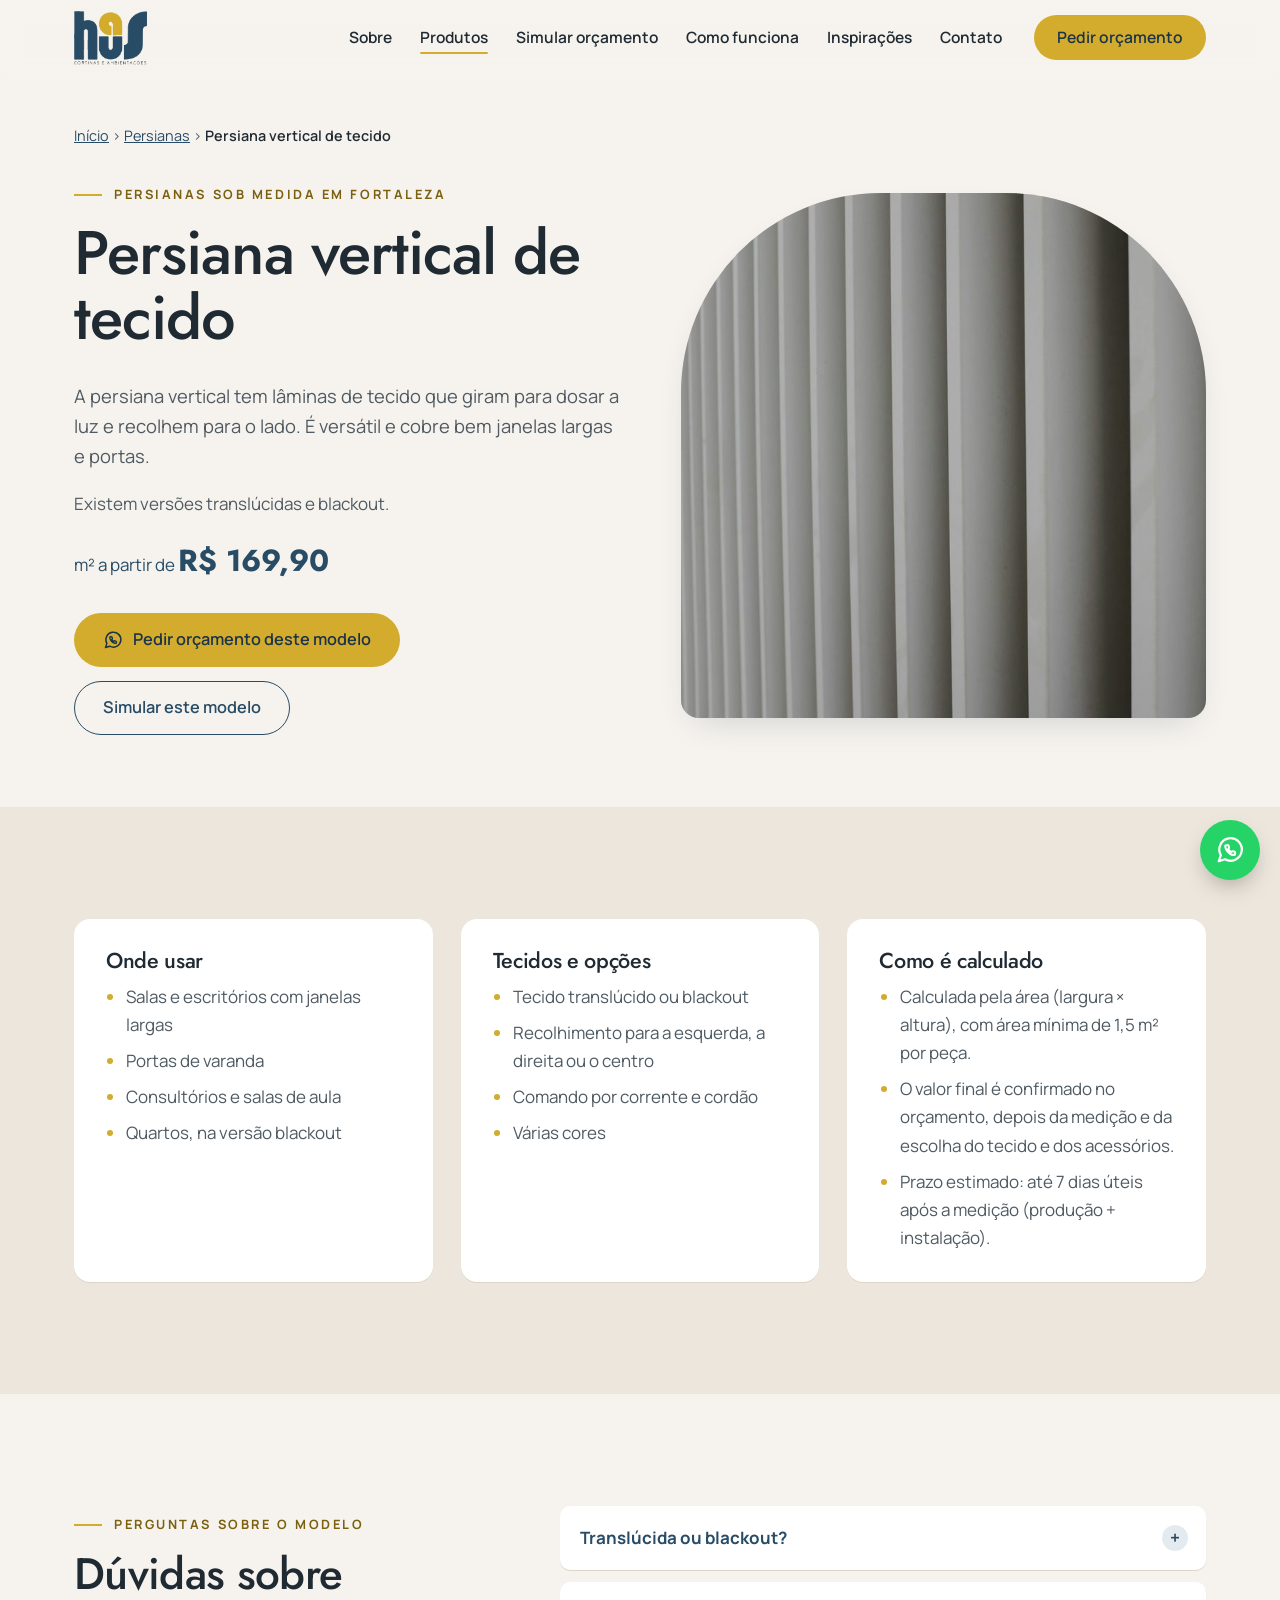
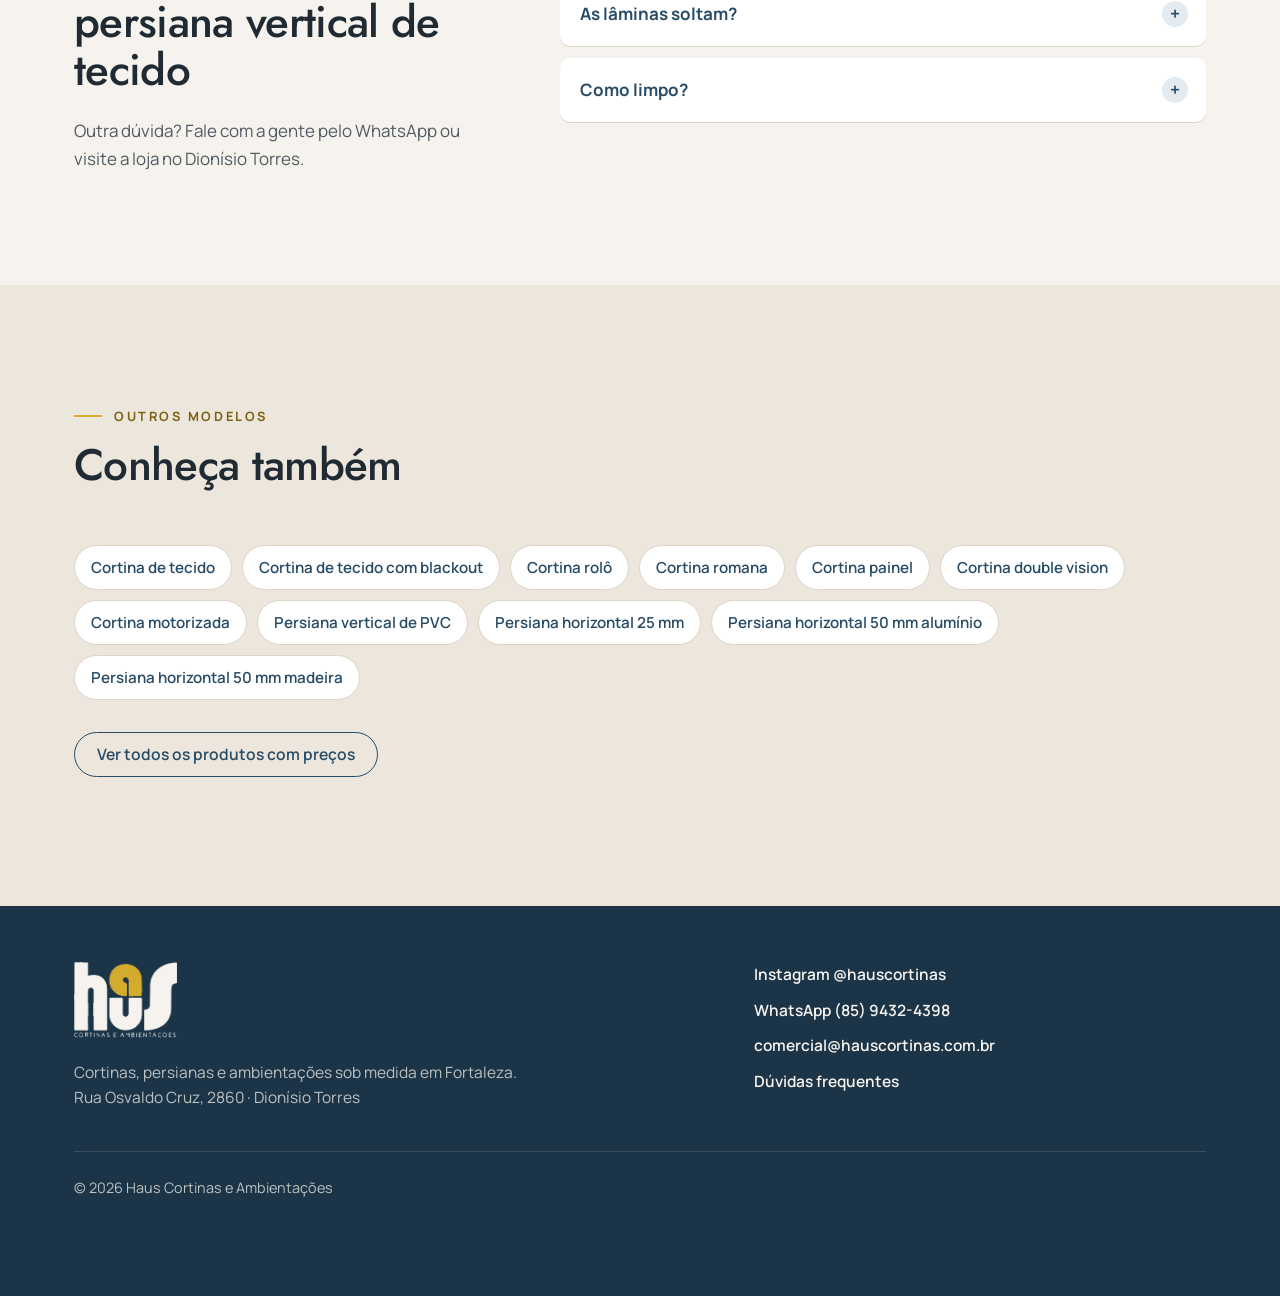
<file: persiana-vertical-tecido.html>
<!DOCTYPE html>
<html lang="pt-BR">
<head>
  <meta charset="UTF-8">
  <meta name="viewport" content="width=device-width, initial-scale=1">
  <title>Persiana vertical de tecido sob medida em Fortaleza | Haus Cortinas e Ambientações</title>
  <meta name="description" content="Persiana vertical de tecido sob medida em Fortaleza, na Haus Cortinas e Ambientações (Dionísio Torres, perto da Aldeota). M² a partir de r$ 169,90. Visita técnica e instalação própria.">
  <meta name="theme-color" content="#284C66">
  <link rel="canonical" href="https://hauscortinas.com.br/persiana-vertical-tecido.html">

  <meta property="og:url" content="https://hauscortinas.com.br/persiana-vertical-tecido.html">
  <meta property="og:type" content="website">
  <meta property="og:locale" content="pt_BR">
  <meta property="og:site_name" content="Haus Cortinas e Ambientações">
  <meta property="og:title" content="Persiana vertical de tecido sob medida em Fortaleza | Haus Cortinas e Ambientações">
  <meta property="og:description" content="Persiana vertical de tecido sob medida em Fortaleza, na Haus Cortinas e Ambientações (Dionísio Torres, perto da Aldeota). M² a partir de r$ 169,90. Visita técnica e instalação própria.">
  <meta property="og:image" content="https://hauscortinas.com.br/img/og-image.jpg">
  <meta name="twitter:card" content="summary_large_image">

  <link rel="icon" href="img/favicon-64.png" type="image/png">
  <link rel="apple-touch-icon" href="img/favicon-180.png">

  <link rel="preconnect" href="https://fonts.googleapis.com">
  <link rel="preconnect" href="https://fonts.gstatic.com" crossorigin>
  <link href="https://fonts.googleapis.com/css2?family=Jost:wght@400;500;600&family=Manrope:wght@400;500;600;700&display=swap" rel="stylesheet">
  <link rel="stylesheet" href="css/style.css?v=3">

  <script type="application/ld+json">
  {"@context": "https://schema.org", "@type": "BreadcrumbList", "itemListElement": [{"@type": "ListItem", "position": 1, "name": "Início", "item": "https://hauscortinas.com.br/"}, {"@type": "ListItem", "position": 2, "name": "Persianas", "item": "https://hauscortinas.com.br/#produtos"}, {"@type": "ListItem", "position": 3, "name": "Persiana vertical de tecido", "item": "https://hauscortinas.com.br/persiana-vertical-tecido.html"}]}
  </script>
</head>
<body>

  <a class="skip-link" href="#conteudo">Pular para o conteúdo</a>

  <header class="header" id="topo">
    <div class="container header__inner">
      <a href="./" class="logo" aria-label="Haus Cortinas e Ambientações, ir para a página inicial">
        <img src="img/logo-haus.png" alt="Haus Cortinas e Ambientações" width="900" height="664">
      </a>

      <nav class="nav" id="menu" aria-label="Menu principal">
        <ul class="nav__list">
          <li><a href="./#sobre" class="nav__link">Sobre</a></li>
          <li><a href="./#produtos" class="nav__link is-active">Produtos</a></li>
          <li><a href="./#simulador" class="nav__link">Simular orçamento</a></li>
          <li><a href="./#como-funciona" class="nav__link">Como funciona</a></li>
          <li><a href="./#projetos" class="nav__link">Inspirações</a></li>
          <li><a href="./#contato" class="nav__link">Contato</a></li>
        </ul>
        <a href="./#contato" class="btn btn--primary nav__cta">Pedir orçamento</a>
      </nav>

      <button class="hamburger" type="button" aria-label="Abrir menu" aria-expanded="false" aria-controls="menu">
        <span></span><span></span><span></span>
      </button>
    </div>
  </header>

  <main id="conteudo">

    <section class="hero hero--modelo">
      <div class="container">
        <nav class="trilha" aria-label="Você está em">
          <a href="./">Início</a> <span aria-hidden="true">›</span>
          <a href="./#produtos">Persianas</a> <span aria-hidden="true">›</span>
          <span aria-current="page">Persiana vertical de tecido</span>
        </nav>
        <div class="hero__inner">
          <div class="hero__text">
            <p class="eyebrow">Persianas sob medida em Fortaleza</p>
            <h1>Persiana vertical de tecido</h1>
            <p class="hero__lead">A persiana vertical tem lâminas de tecido que giram para dosar a luz e recolhem para o lado. É versátil e cobre bem janelas largas e portas.</p>
            <p>Existem versões translúcidas e blackout.</p>
            <!-- PREÇOS HAUS: revisar (mesmo valor do simulador do index.html) -->
            <p class="modelo__preco">m² a partir de <strong>R$ 169,90</strong></p>
            <div class="hero__actions">
              <a href="https://wa.me/558594324398" class="btn btn--primary btn--lg" data-whatsapp data-msg="Olá, Haus Cortinas! Vim pelo site e gostaria de um orçamento de persiana vertical de tecido." target="_blank" rel="noopener">
                <svg class="icon" viewBox="0 0 24 24" aria-hidden="true"><path d="M3 21l1.65-4.95A9 9 0 1 1 8 19.4L3 21z"/><g transform="translate(7.3 7.3) scale(.4)" stroke-width="4"><path d="M22 16.92v3a2 2 0 0 1-2.18 2 19.79 19.79 0 0 1-8.63-3.07 19.5 19.5 0 0 1-6-6 19.79 19.79 0 0 1-3.07-8.67A2 2 0 0 1 4.11 2h3a2 2 0 0 1 2 1.72 12.84 12.84 0 0 0 .7 2.81 2 2 0 0 1-.45 2.11L8.09 9.91a16 16 0 0 0 6 6l1.27-1.27a2 2 0 0 1 2.11-.45 12.84 12.84 0 0 0 2.81.7A2 2 0 0 1 22 16.92z"/></g></svg>
                Pedir orçamento deste modelo
              </a>
              <a href="./?modelo=Persiana%20vertical%20de%20tecido#simulador" class="btn btn--outline btn--lg">Simular este modelo</a>
            </div>
          </div>
          <figure class="hero__media media" data-label="Foto: persiana vertical de tecido (img/produto-vertical-tecido.jpg)">
            <img src="img/produto-vertical-tecido.jpg" alt="Exemplo de persiana vertical de tecido (foto ilustrativa)" width="720" height="720" fetchpriority="high">
          </figure>
        </div>
      </div>
    </section>

    <section class="section section--soft">
      <div class="container modelo__info modelo__info--3">
        <div class="card modelo__bloco">
          <h2>Onde usar</h2>
          <ul>
            <li>Salas e escritórios com janelas largas</li>
            <li>Portas de varanda</li>
            <li>Consultórios e salas de aula</li>
            <li>Quartos, na versão blackout</li>
          </ul>
        </div>
        <div class="card modelo__bloco">
          <h2>Tecidos e opções</h2>
          <ul>
            <li>Tecido translúcido ou blackout</li>
            <li>Recolhimento para a esquerda, a direita ou o centro</li>
            <li>Comando por corrente e cordão</li>
            <li>Várias cores</li>
          </ul>
        </div>
        <div class="card modelo__bloco">
          <h2>Como é calculado</h2>
          <ul>
            <li>Calculada pela área (largura × altura), com área mínima de 1,5 m² por peça.</li>
            <li>O valor final é confirmado no orçamento, depois da medição e da escolha do tecido e dos acessórios.</li>
            <li>Prazo estimado: até 7 dias úteis após a medição (produção + instalação).</li>
          </ul>
        </div>
      </div>
    </section>

    <section class="section">
      <div class="container faq">
        <div class="section__head">
          <p class="eyebrow">Perguntas sobre o modelo</p>
          <h2>Dúvidas sobre persiana vertical de tecido</h2>
          <p>Outra dúvida? Fale com a gente pelo WhatsApp ou visite a loja no Dionísio Torres.</p>
        </div>
        <div class="faq__lista">
          <details class="faq__item">
            <summary>Translúcida ou blackout?</summary>
            <p>Translúcida para salas e escritórios; blackout para quartos e salas de TV. O blackout tem preço por m² um pouco maior.</p>
          </details>
          <details class="faq__item">
            <summary>As lâminas soltam?</summary>
            <p>Elas encaixam em carrinhos no trilho e podem ser recolocadas facilmente se saírem.</p>
          </details>
          <details class="faq__item">
            <summary>Como limpo?</summary>
            <p>Aspirador ou espanador no dia a dia. Também fazemos a lavagem.</p>
          </details>
        </div>
      </div>
    </section>

    <section class="section section--soft">
      <div class="container">
        <div class="section__head">
          <p class="eyebrow">Outros modelos</p>
          <h2>Conheça também</h2>
        </div>
        <ul class="modelo__outros">
          <li><a href="cortina-de-tecido.html">Cortina de tecido</a></li>
          <li><a href="cortina-blackout.html">Cortina de tecido com blackout</a></li>
          <li><a href="cortina-rolo.html">Cortina rolô</a></li>
          <li><a href="cortina-romana.html">Cortina romana</a></li>
          <li><a href="cortina-painel.html">Cortina painel</a></li>
          <li><a href="cortina-double-vision.html">Cortina double vision</a></li>
          <li><a href="cortina-motorizada.html">Cortina motorizada</a></li>
          <li><a href="persiana-vertical-pvc.html">Persiana vertical de PVC</a></li>
          <li><a href="persiana-horizontal-25mm.html">Persiana horizontal 25 mm</a></li>
          <li><a href="persiana-horizontal-50mm-aluminio.html">Persiana horizontal 50 mm alumínio</a></li>
          <li><a href="persiana-horizontal-50mm-madeira.html">Persiana horizontal 50 mm madeira</a></li>
        </ul>
        <p class="modelo__voltar"><a href="./#produtos" class="btn btn--outline">Ver todos os produtos com preços</a></p>
      </div>
    </section>
  </main>

  <footer class="footer">
    <div class="container footer__inner">
      <div class="footer__brand">
        <a href="./" class="logo logo--light" aria-label="Haus Cortinas e Ambientações, ir para a página inicial">
        <img src="img/logo-haus-claro.png" alt="Haus Cortinas e Ambientações" width="900" height="664" loading="lazy">
      </a>
        <p>Cortinas, persianas e ambientações sob medida em Fortaleza.<br>Rua Osvaldo Cruz, 2860 · Dionísio Torres</p>
      </div>

      <ul class="footer__links">
        <li><a href="https://www.instagram.com/hauscortinas/" target="_blank" rel="noopener" data-instagram>Instagram @hauscortinas</a></li>
        <li><a href="https://wa.me/558594324398" target="_blank" rel="noopener" data-whatsapp>WhatsApp (85) 9432-4398</a></li>
        <li><a href="mailto:comercial@hauscortinas.com.br">comercial@hauscortinas.com.br</a></li>
        <li><a href="./#duvidas">Dúvidas frequentes</a></li>
      </ul>

      <p class="footer__legal">© <span id="ano">2026</span> Haus Cortinas e Ambientações</p>
    </div>
  </footer>

  <a href="https://wa.me/558594324398" class="whatsapp-float" data-whatsapp data-msg="Olá, Haus Cortinas! Vim pelo site e gostaria de um orçamento de persiana vertical de tecido." target="_blank" rel="noopener" aria-label="Conversar no WhatsApp">
    <svg viewBox="0 0 24 24" aria-hidden="true"><path d="M3 21l1.65-4.95A9 9 0 1 1 8 19.4L3 21z"/><g transform="translate(7.3 7.3) scale(.4)" stroke-width="4"><path d="M22 16.92v3a2 2 0 0 1-2.18 2 19.79 19.79 0 0 1-8.63-3.07 19.5 19.5 0 0 1-6-6 19.79 19.79 0 0 1-3.07-8.67A2 2 0 0 1 4.11 2h3a2 2 0 0 1 2 1.72 12.84 12.84 0 0 0 .7 2.81 2 2 0 0 1-.45 2.11L8.09 9.91a16 16 0 0 0 6 6l1.27-1.27a2 2 0 0 1 2.11-.45 12.84 12.84 0 0 0 2.81.7A2 2 0 0 1 22 16.92z"/></g></svg>
  </a>

  <script src="js/modelo.js?v=1" defer></script>
</body>
</html>
</file>
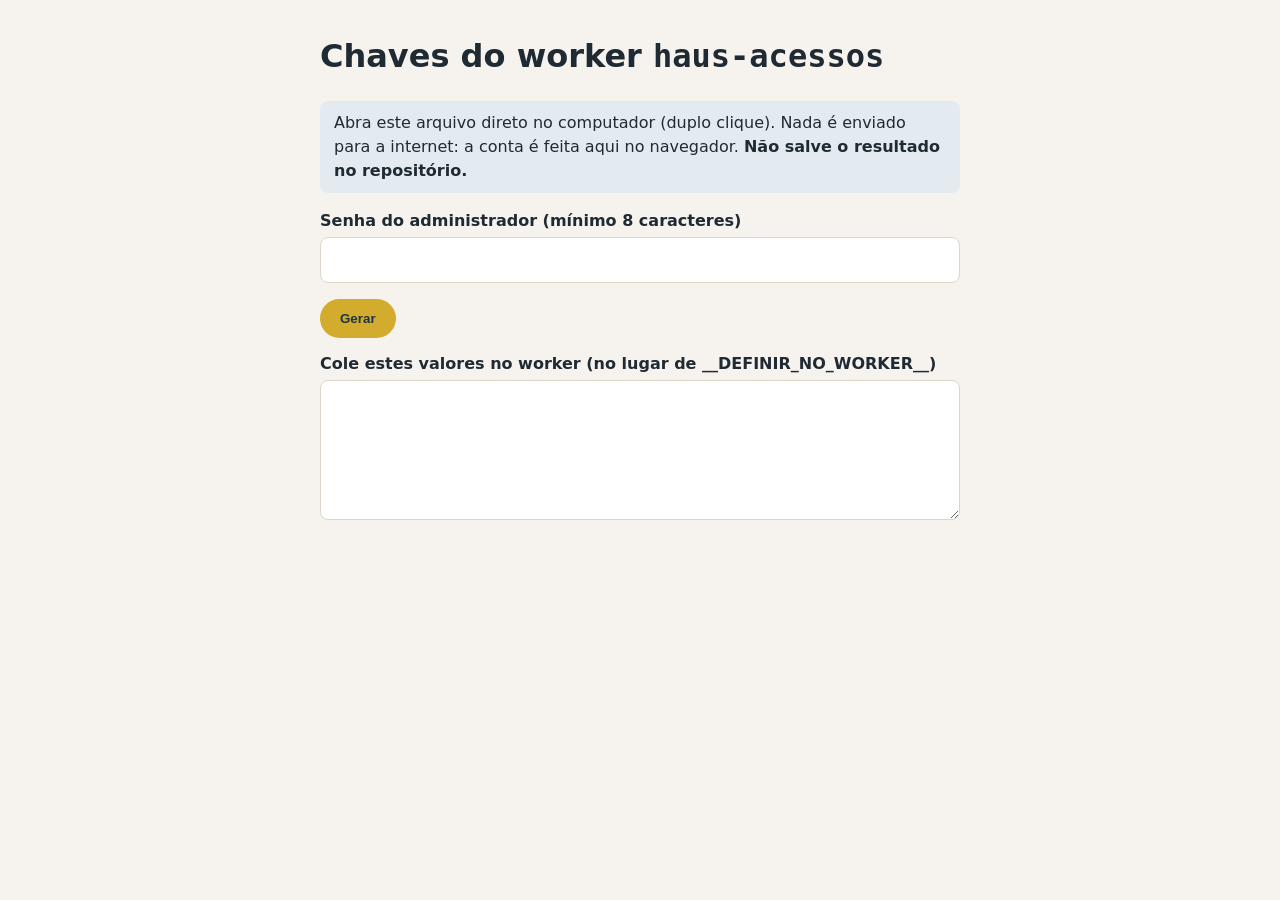
<file: _worker/gerar-senha.html>
<!DOCTYPE html>
<html lang="pt-BR">
<head>
  <meta charset="UTF-8">
  <meta name="viewport" content="width=device-width, initial-scale=1">
  <meta name="robots" content="noindex, nofollow">
  <title>Gerar chaves do worker haus-acessos</title>
  <style>
    body { font: 16px/1.5 system-ui, sans-serif; max-width: 640px; margin: 32px auto; padding: 0 16px; color: #1F2A33; background: #F6F3EE; }
    label { display: block; margin: 14px 0 4px; font-weight: 600; }
    input, textarea { width: 100%; padding: 10px; font: inherit; border: 1px solid #DDD5C8; border-radius: 8px; box-sizing: border-box; }
    textarea { font-family: ui-monospace, monospace; font-size: 13px; height: 140px; }
    button { margin-top: 16px; padding: 12px 20px; border: 0; border-radius: 999px; background: #D3AC2D; color: #1B3448; font-weight: 700; cursor: pointer; }
    p.aviso { padding: 10px 14px; border-radius: 8px; background: #E3EBF1; }
  </style>
</head>
<body>
  <h1>Chaves do worker <code>haus-acessos</code></h1>
  <p class="aviso">Abra este arquivo direto no computador (duplo clique). Nada é enviado para a internet: a conta é feita aqui no navegador. <strong>Não salve o resultado no repositório.</strong></p>
  <label for="senha">Senha do administrador (mínimo 8 caracteres)</label>
  <input type="password" id="senha" autocomplete="new-password">
  <button type="button" id="gerar">Gerar</button>
  <label for="saida">Cole estes valores no worker (no lugar de __DEFINIR_NO_WORKER__)</label>
  <textarea id="saida" readonly></textarea>
  <script>
    // Mesma conta do worker: PBKDF2-SHA256, 10000 iterações, 256 bits, salt em texto
    const enc = new TextEncoder();
    const hex = (buf) => [...new Uint8Array(buf)].map((b) => b.toString(16).padStart(2, "0")).join("");
    async function codigoSenha(senha, salt) {
      const k = await crypto.subtle.importKey("raw", enc.encode(senha), "PBKDF2", false, ["deriveBits"]);
      const bits = await crypto.subtle.deriveBits({ name: "PBKDF2", hash: "SHA-256", salt: enc.encode(salt), iterations: 10000 }, k, 256);
      return hex(bits);
    }
    document.querySelector("#gerar").addEventListener("click", async () => {
      const senha = document.querySelector("#senha").value;
      const saida = document.querySelector("#saida");
      if (senha.length < 8) { saida.value = "A senha precisa ter pelo menos 8 caracteres."; return; }
      const salt = hex(crypto.getRandomValues(new Uint8Array(16)));
      const chave = hex(crypto.getRandomValues(new Uint8Array(32)));
      saida.value = `salt: "${salt}",\nhash: "${await codigoSenha(senha, salt)}",\n\nconst CHAVE = "${chave}";`;
    });
  </script>
</body>
</html>
</file>
<file: css/style.css>
/* =========================================================
   Haus Cortinas e Ambientações — estilos
   ========================================================= */

:root {
  /* Cores tiradas do logo da Haus */
  --primaria: #284C66;          /* azul petróleo do "h" e do "s" */
  --primaria-escura: #1B3448;
  --primaria-clara: #E3EBF1;
  --areia: #F6F3EE;             /* fundo claro, tom de linho */
  --areia-escura: #ECE6DC;
  --destaque: #D3AC2D;          /* mostarda do "a": botões, detalhes, números */
  --destaque-texto: #7A600F;    /* mostarda escuro para texto em fundo claro (contraste AA) */
  --grafite: #1F2A33;
  --texto-suave: #4F5A62;
  --branco: #ffffff;
  --borda: #DDD5C8;
  --placeholder: #D9D6D0;

  --fonte-titulo: "Jost", "Century Gothic", system-ui, sans-serif;
  --fonte-texto: "Manrope", system-ui, -apple-system, "Segoe UI", sans-serif;

  --raio: 16px;
  --raio-sm: 10px;
  --sombra: 0 14px 36px -16px rgba(27, 52, 72, .22);
  --header-h: 76px;
  --container: 1180px;
}

/* ---------- Base ---------- */
*,
*::before,
*::after { box-sizing: border-box; }

html {
  scroll-behavior: smooth;
  -webkit-text-size-adjust: 100%;
}

body {
  margin: 0;
  font-family: var(--fonte-texto);
  font-size: 1.0625rem;
  line-height: 1.65;
  color: var(--grafite);
  background: var(--areia);
  -webkit-font-smoothing: antialiased;
}

body.menu-aberto { overflow: hidden; }

h1, h2, h3 {
  font-family: var(--fonte-titulo);
  line-height: 1.12;
  letter-spacing: -.02em;
  margin: 0 0 .5em;
  font-weight: 600;
}
h1 { font-size: clamp(2.4rem, 5.2vw, 4.1rem); }
h2 { font-size: clamp(1.9rem, 3.6vw, 2.75rem); }
h3 { font-size: 1.3rem; }

p { margin: 0 0 1em; }
a { color: inherit; }
img { display: block; max-width: 100%; height: auto; }
ul, ol { list-style: none; margin: 0; padding: 0; }
figure, blockquote { margin: 0; }
address { font-style: normal; }

section[id] { scroll-margin-top: calc(var(--header-h) + 8px); }

.container {
  width: 100%;
  max-width: var(--container);
  margin-inline: auto;
  padding-inline: 24px;
}

.skip-link {
  position: absolute;
  left: 16px;
  top: -60px;
  z-index: 200;
  background: var(--primaria);
  color: var(--areia);
  padding: 10px 16px;
  border-radius: var(--raio-sm);
}
.skip-link:focus { top: 12px; }

:focus-visible {
  outline: 3px solid var(--destaque);
  outline-offset: 3px;
}

.icon {
  width: 20px;
  height: 20px;
  flex-shrink: 0;
  fill: none;
  stroke: currentColor;
  stroke-width: 1.8;
  stroke-linecap: round;
  stroke-linejoin: round;
}

.eyebrow {
  font-size: .8rem;
  font-weight: 700;
  letter-spacing: .14em;
  text-transform: uppercase;
  color: var(--destaque-texto);
  margin-bottom: 14px;
}
.eyebrow--light { color: #E6C766; }

/* ---------- Botões ---------- */
.btn {
  display: inline-flex;
  align-items: center;
  justify-content: center;
  gap: 10px;
  padding: 12px 22px;
  border-radius: 999px;
  border: 1.5px solid transparent;
  font: 600 .98rem/1.2 var(--fonte-texto);
  text-decoration: none;
  cursor: pointer;
  transition: background-color .2s, color .2s, border-color .2s, transform .2s, box-shadow .2s;
}
.btn:hover { transform: translateY(-1px); }
.btn--lg { padding: 16px 28px; font-size: 1.02rem; }
.btn--block { width: 100%; }

.btn--primary { background: var(--primaria); color: var(--areia); }
.btn--primary:hover { background: var(--primaria-escura); box-shadow: var(--sombra); }

.btn--outline { border-color: var(--primaria); color: var(--primaria); background: transparent; }
.btn--outline:hover { background: var(--primaria); color: var(--areia); }

/* ---------- Imagens / espaços reservados ---------- */
.media {
  position: relative;
  overflow: hidden;
  border-radius: var(--raio);
  background: var(--placeholder);
}
.media img {
  width: 100%;
  height: 100%;
  object-fit: cover;
}
/* Quando a foto ainda não existe na pasta img/, mostra um bloco cinza com a descrição */
.media.is-placeholder img { display: none; }
.media.is-placeholder::after {
  content: attr(data-label);
  position: absolute;
  inset: 0;
  display: flex;
  align-items: center;
  justify-content: center;
  padding: 20px;
  text-align: center;
  font-size: .9rem;
  font-weight: 500;
  color: #6c6a64;
  background:
    repeating-linear-gradient(135deg, transparent 0 14px, rgba(255,255,255,.18) 14px 28px),
    var(--placeholder);
}

/* ---------- Cabeçalho ---------- */
.header {
  position: fixed;
  inset: 0 0 auto 0;
  z-index: 100;
  height: var(--header-h);
  background: rgba(246, 243, 238, .92);
  backdrop-filter: saturate(1.4) blur(10px);
  -webkit-backdrop-filter: saturate(1.4) blur(10px);
  transition: box-shadow .25s, border-color .25s;
  border-bottom: 1px solid transparent;
}
.header.is-scrolled {
  border-bottom-color: var(--borda);
  box-shadow: 0 6px 20px -16px rgba(31, 37, 35, .5);
}
.header__inner {
  height: 100%;
  display: flex;
  align-items: center;
  justify-content: space-between;
  gap: 24px;
}

.logo {
  display: inline-flex;
  align-items: center;
  text-decoration: none;
}
.logo img {
  display: block;
  height: 50px;
  width: auto;
}
/* No rodapé escuro, a logo fica sobre um selo claro */
.logo--light {
  padding: 10px 14px;
  border-radius: 14px;
  background: var(--branco);
}
.logo--light img { height: 56px; }

.nav {
  display: flex;
  align-items: center;
  gap: 32px;
}
.nav__list { display: flex; gap: 28px; }
.nav__link {
  position: relative;
  text-decoration: none;
  font-weight: 600;
  font-size: .97rem;
  color: var(--grafite);
  padding: 6px 0;
}
.nav__link::after {
  content: "";
  position: absolute;
  left: 0;
  right: 0;
  bottom: 0;
  height: 2px;
  border-radius: 2px;
  background: var(--destaque);
  transform: scaleX(0);
  transition: transform .25s;
}
.nav__link:hover::after,
.nav__link.is-active::after { transform: scaleX(1); }

.hamburger {
  display: none;
  width: 46px;
  height: 46px;
  border: 0;
  border-radius: 12px;
  background: transparent;
  cursor: pointer;
  padding: 0;
  position: relative;
}
.hamburger span {
  position: absolute;
  left: 12px;
  right: 12px;
  height: 2px;
  border-radius: 2px;
  background: var(--primaria);
  transition: transform .25s, opacity .2s;
}
.hamburger span:nth-child(1) { top: 16px; }
.hamburger span:nth-child(2) { top: 22px; }
.hamburger span:nth-child(3) { top: 28px; }
.hamburger[aria-expanded="true"] span:nth-child(1) { transform: translateY(6px) rotate(45deg); }
.hamburger[aria-expanded="true"] span:nth-child(2) { opacity: 0; }
.hamburger[aria-expanded="true"] span:nth-child(3) { transform: translateY(-6px) rotate(-45deg); }

/* ---------- Hero ---------- */
.hero {
  padding: calc(var(--header-h) + 48px) 0 72px;
}
.hero__inner {
  display: grid;
  grid-template-columns: 1.05fr 1fr;
  gap: 56px;
  align-items: center;
}
.hero__lead {
  font-size: 1.15rem;
  color: var(--texto-suave);
  max-width: 34em;
  margin-bottom: 32px;
}
.hero__actions {
  display: flex;
  flex-wrap: wrap;
  gap: 14px;
}
.hero__media {
  aspect-ratio: 6 / 7;
  border-radius: 28px;
  box-shadow: var(--sombra);
}

/* ---------- Diferenciais ---------- */
.perks { padding-bottom: 24px; }
.perks__list {
  display: grid;
  grid-template-columns: repeat(4, 1fr);
  background: var(--branco);
  border-radius: var(--raio);
  box-shadow: var(--sombra);
}
.perk {
  display: flex;
  align-items: center;
  gap: 14px;
  padding: 26px 24px;
}
.perk + .perk { border-left: 1px solid var(--areia-escura); }
.perk__icon {
  width: 46px;
  height: 46px;
  flex-shrink: 0;
  padding: 11px;
  border-radius: 14px;
  background: var(--primaria-clara);
  fill: none;
  stroke: var(--primaria);
  stroke-width: 1.8;
  stroke-linecap: round;
  stroke-linejoin: round;
}
.perk strong { display: block; font-weight: 700; line-height: 1.3; }
.perk span { color: var(--texto-suave); font-size: .95rem; }

/* ---------- Seções ---------- */
.section { padding: 104px 0; }
.section--soft { background: var(--areia-escura); }
.section--escura { background: var(--primaria); color: var(--areia); }
.section--escura .section__head p { color: rgba(244, 241, 234, .78); }

.section__head {
  max-width: 640px;
  margin-bottom: 56px;
}
.section__head p:last-child { color: var(--texto-suave); margin-bottom: 0; }
.section__head--row {
  max-width: none;
  display: flex;
  align-items: flex-end;
  justify-content: space-between;
  gap: 24px;
  flex-wrap: wrap;
}
.section__head--row h2 { margin-bottom: 0; }

.card {
  background: var(--branco);
  border-radius: var(--raio);
  box-shadow: 0 1px 0 var(--borda);
}

/* ---------- Produtos ---------- */
.products {
  display: grid;
  grid-template-columns: repeat(3, 1fr);
  gap: 28px;
}
.product {
  overflow: hidden;
  transition: transform .25s, box-shadow .25s;
}
.product:hover { transform: translateY(-4px); box-shadow: var(--sombra); }
.product__media {
  aspect-ratio: 4 / 3;
  border-radius: 0;
}
.product__body { padding: 24px 26px 28px; }
.product__body p { color: var(--texto-suave); margin: 0; font-size: 1rem; }
.product__body .product__price {
  margin-top: 14px;
  padding-top: 14px;
  border-top: 1px solid var(--areia-escura);
  color: var(--primaria);
  font-size: .9rem;
}
.product__price strong {
  font-family: var(--fonte-titulo);
  font-size: 1.3rem;
  font-weight: 700;
}

.btn--sm { padding: 9px 16px; font-size: .9rem; }
.product__sim { margin-top: 16px; width: 100%; }

/* ---------- Guia de medição ---------- */
.medir {
  margin-top: 28px;
  padding: 22px 22px 8px;
  border-radius: var(--raio);
  background: var(--branco);
  box-shadow: 0 1px 0 var(--borda);
}
.medir h3 { font-size: 1.15rem; margin-bottom: 10px; }
.medir__desenho { display: block; width: 100%; max-width: 340px; margin: 0 auto 10px; }
.medir__parede { fill: var(--areia); stroke: var(--borda); stroke-width: 1.5; }
.medir__vao { fill: #E3EBF1; stroke: var(--primaria); stroke-width: 2.5; }
.medir__divisao { stroke: var(--primaria); stroke-width: 1.5; }
.medir__seta { fill: none; stroke: var(--destaque-texto); stroke-width: 2; stroke-linecap: round; stroke-linejoin: round; }
.medir__texto { font: 700 12px var(--fonte-texto); fill: var(--destaque-texto); text-anchor: middle; }
.medir__legenda { font: 600 11px var(--fonte-texto); fill: var(--texto-suave); text-anchor: middle; }
.medir__passos { display: grid; gap: 10px; margin-bottom: 14px; }
.medir__passos li { font-size: .93rem; color: var(--texto-suave); padding-left: 16px; position: relative; }
.medir__passos li::before { content: ""; position: absolute; left: 0; top: .6em; width: 6px; height: 6px; border-radius: 50%; background: var(--destaque); }
.medir__passos strong { color: var(--grafite); }

/* ---------- Outros serviços ---------- */
.servicos {
  display: grid;
  grid-template-columns: repeat(3, 1fr);
  gap: 24px;
}
.servico {
  display: flex;
  flex-direction: column;
  align-items: flex-start;
  padding: 30px 28px;
}
.servico__icone {
  width: 54px;
  height: 54px;
  padding: 13px;
  margin-bottom: 18px;
  border-radius: 16px;
  background: var(--primaria-clara);
  fill: none;
  stroke: var(--primaria);
  stroke-width: 1.8;
  stroke-linecap: round;
  stroke-linejoin: round;
}
.servico p { flex: 1; color: var(--texto-suave); margin-bottom: 20px; }
.servico__precos {
  width: 100%;
  margin: -6px 0 18px;
  border-top: 1px solid var(--areia-escura);
}
.servico__precos li {
  display: flex;
  justify-content: space-between;
  gap: 12px;
  padding: 8px 0;
  border-bottom: 1px solid var(--areia-escura);
  font-size: .9rem;
  color: var(--texto-suave);
}
.servico__precos strong { color: var(--primaria); white-space: nowrap; }
.servico__precos small { font-weight: 500; color: var(--texto-suave); }
.servico__simular {
  margin: -6px 0 16px;
  font-weight: 700;
  font-size: .92rem;
  color: var(--primaria);
  text-decoration: none;
}
.servico__simular:hover { text-decoration: underline; }

/* ---------- Simulador de orçamento ---------- */
.sim {
  display: grid;
  grid-template-columns: 1fr 1.1fr;
  gap: 64px;
  align-items: start;
}
.sim__intro > p { color: var(--texto-suave); }
.sim__tips {
  display: grid;
  gap: 12px;
  margin-top: 28px;
}
.sim__tips li {
  position: relative;
  padding-left: 30px;
  color: var(--texto-suave);
}
.sim__tips li::before {
  content: "";
  position: absolute;
  left: 0;
  top: .45em;
  width: 16px;
  height: 16px;
  border-radius: 50%;
  background: var(--destaque);
}
.sim__row {
  display: grid;
  grid-template-columns: 1fr 1fr .8fr;
  gap: 14px;
}
.field__opt { font-weight: 400; color: var(--texto-suave); }
.sim__result {
  display: grid;
  grid-template-columns: 1fr 1fr;
  gap: 14px;
  margin: 8px 0 12px;
}
.sim__result div {
  padding: 16px 18px;
  border-radius: var(--raio-sm);
  background: var(--primaria-clara);
}
.sim__result span {
  display: block;
  font-size: .82rem;
  font-weight: 700;
  letter-spacing: .08em;
  text-transform: uppercase;
  color: var(--destaque-texto);
}
.sim__result strong {
  display: block;
  margin-top: 4px;
  font-family: var(--fonte-titulo);
  font-size: 1.6rem;
  line-height: 1.2;
  color: var(--primaria);
}
.sim__note {
  font-size: .88rem;
  color: var(--texto-suave);
  margin-bottom: 18px;
}
.sim__row--2 { grid-template-columns: 1fr 1fr; }
.sim__min {
  display: inline-block;
  vertical-align: middle;
  margin-left: 6px;
  padding: 2px 8px;
  border-radius: 999px;
  background: var(--destaque);
  color: var(--grafite);
  font: 700 .7rem/1.4 var(--fonte-texto);
  letter-spacing: .04em;
  text-transform: uppercase;
}
.sim__calculo {
  margin: -4px 0 8px;
  font-weight: 600;
  color: var(--primaria);
}
.sim__condicoes {
  margin: -4px 0 14px;
  padding: 10px 14px;
  border-radius: var(--raio-sm);
  background: var(--primaria-clara);
  color: var(--primaria);
  font-size: .9rem;
  line-height: 1.5;
}
.sim__condicoes strong { font-weight: 700; }
.sim__cliente {
  margin: 0 0 18px;
  padding: 12px 16px 0;
  border: 1.5px dashed var(--borda);
  border-radius: var(--raio-sm);
}
.sim__cliente legend { padding: 0 6px; font-weight: 700; color: var(--primaria); }
.sim__opcional {
  display: flex;
  align-items: center;
  gap: 10px;
  margin: -4px 0 18px;
  font-weight: 600;
  cursor: pointer;
}
.sim__opcional[hidden] { display: none; }
.sim__opcional input { width: 20px; height: 20px; accent-color: var(--primaria); }
.sim__extras {
  margin-bottom: 18px;
  border: 1.5px dashed var(--borda);
  border-radius: var(--raio-sm);
  padding: 12px 16px 0;
}
.sim__extras summary {
  cursor: pointer;
  font-weight: 600;
  font-size: .95rem;
  color: var(--primaria);
  padding-bottom: 12px;
}
.sim__extras[open] summary { margin-bottom: 4px; }
/* Escolha do modo: com medidas / sem medidas */
.sim__modos {
  display: grid;
  grid-template-columns: 1fr 1fr;
  gap: 6px;
  padding: 6px;
  margin-bottom: 14px;
  border-radius: 999px;
  background: var(--areia-escura);
}
.sim__modo {
  padding: 12px 10px;
  border: 0;
  border-radius: 999px;
  background: transparent;
  color: var(--texto-suave);
  font: 700 .95rem var(--fonte-texto);
  cursor: pointer;
}
.sim__modo.is-ativo { background: var(--primaria); color: var(--areia); }

/* Modo rápido */
.rapido__progresso { display: grid; grid-template-columns: repeat(3, 1fr); gap: 6px; margin-bottom: 18px; }
.rapido__progresso span { height: 6px; border-radius: 99px; background: var(--areia-escura); transition: background .2s; }
.rapido__progresso span.is-feito { background: var(--destaque); }
.rapido__passo { display: none; }
.rapido__passo.is-ativo { display: block; }
.rapido__pergunta { margin: 0 0 14px; font-family: var(--fonte-titulo); font-size: 1.25rem; font-weight: 700; color: var(--primaria); }
.rapido__opcoes { display: grid; grid-template-columns: 1fr 1fr; gap: 10px; }
.rapido__opcoes button {
  min-height: 60px;
  padding: 12px;
  border: 1.5px solid var(--borda);
  border-radius: var(--raio-sm);
  background: var(--areia);
  color: var(--grafite);
  font: 600 .98rem var(--fonte-texto);
  text-align: left;
  cursor: pointer;
  transition: border-color .15s, background .15s;
}
.rapido__opcoes button:hover, .rapido__opcoes button:focus-visible { border-color: var(--primaria); background: var(--branco); outline: none; }
.rapido__opcoes button.is-escolhido { border-color: var(--primaria); background: var(--primaria-clara); color: var(--primaria); }
.rapido__resultado h3 { margin: 4px 0 6px; font-size: 1.3rem; }
.rapido__preco { margin: 0 0 8px; font-family: var(--fonte-titulo); font-size: 2rem; font-weight: 700; color: var(--primaria); }
.rapido__resumo { margin: 0 0 18px; padding: 12px 14px; border-radius: var(--raio-sm); background: var(--areia); font-size: .92rem; line-height: 1.6; }
.rapido__refazer { margin-top: 14px; padding: 6px 0; border: 0; background: none; color: var(--destaque-texto); font: 700 .92rem var(--fonte-texto); cursor: pointer; }

/* Resumo antes de enviar */
.sim__confirmar {
  width: min(560px, calc(100% - 32px));
  border: 0;
  border-radius: var(--raio);
  padding: 24px;
  box-shadow: 0 24px 60px -20px rgba(40, 76, 102, .45);
}
.sim__confirmar::backdrop { background: rgba(40, 76, 102, .4); }
.sim__confirmar h3 { margin: 0 0 6px; font-size: 1.3rem; }
.sim__previa {
  max-height: 46vh;
  overflow: auto;
  margin: 10px 0 18px;
  padding: 14px;
  border-radius: var(--raio-sm);
  background: var(--areia);
  font: 500 .88rem/1.55 var(--fonte-texto);
  white-space: pre-wrap;
  word-break: break-word;
}

.sim__actions {
  display: grid;
  grid-template-columns: 1fr 1fr;
  gap: 12px;
}
.sim__actions .btn { padding-inline: 14px; }
.sim__lista {
  margin-top: 26px;
  padding-top: 22px;
  border-top: 1px solid var(--areia-escura);
}
.sim__lista h3 { font-size: 1.2rem; margin-bottom: 12px; }
.sim__lista ul { display: grid; gap: 10px; margin-bottom: 14px; }
.sim__item {
  display: flex;
  justify-content: space-between;
  align-items: flex-start;
  gap: 12px;
  padding: 12px 14px;
  border-radius: var(--raio-sm);
  background: var(--areia);
  font-size: .93rem;
}
.sim__item strong { display: block; color: var(--primaria); }
.sim__item span { color: var(--texto-suave); }
.sim__item-valor { white-space: nowrap; font-weight: 700; color: var(--primaria); }
.sim__remover {
  border: 0;
  background: none;
  color: #a2412f;
  font: 600 .85rem var(--fonte-texto);
  cursor: pointer;
  padding: 2px 0 0;
}
.sim__total { font-size: 1.05rem; margin-bottom: 8px; }
.sim__total strong { font-family: var(--fonte-titulo); font-size: 1.4rem; color: var(--primaria); }

/* ---------- Como funciona ---------- */
.steps {
  display: grid;
  grid-template-columns: repeat(4, 1fr);
  gap: 24px;
  counter-reset: passo;
}
.step {
  padding: 32px 28px;
  border-radius: var(--raio);
  background: rgba(244, 241, 234, .07);
  border: 1px solid rgba(244, 241, 234, .14);
}
.step__num {
  display: inline-flex;
  align-items: center;
  justify-content: center;
  width: 52px;
  height: 52px;
  margin-bottom: 22px;
  border-radius: 50%;
  background: var(--areia);
  color: var(--primaria);
  font: 700 1.05rem var(--fonte-titulo);
}
.step p { color: rgba(244, 241, 234, .78); margin: 0; font-size: 1rem; }

/* ---------- Galeria ---------- */
.gallery {
  display: grid;
  grid-template-columns: repeat(3, 1fr);
  grid-auto-rows: 260px;
  grid-auto-flow: dense;
  gap: 20px;
}
.gallery__item--tall { grid-row: span 2; }
.gallery__item--wide { grid-column: span 2; }

/* ---------- Galeria: foto ampliada ---------- */
.gallery__item { cursor: zoom-in; transition: transform .25s, box-shadow .25s; }
.gallery__item:hover { transform: translateY(-3px); box-shadow: var(--sombra); }
.gallery__item:focus-visible { outline: 3px solid var(--destaque); outline-offset: 3px; }
.lightbox {
  position: fixed;
  inset: 0;
  z-index: 300;
  display: flex;
  align-items: center;
  justify-content: center;
  padding: 56px 16px;
  background: rgba(27, 52, 72, .93);
}
.lightbox[hidden] { display: none; }
.lightbox__fig {
  display: flex;
  flex-direction: column;
  align-items: center;
  gap: 12px;
  max-width: 100%;
  max-height: 100%;
}
.lightbox__fig img {
  max-width: min(1000px, 100%);
  max-height: calc(100vh - 150px);
  width: auto;
  height: auto;
  object-fit: contain;
  border-radius: 12px;
  box-shadow: 0 20px 60px rgba(0, 0, 0, .45);
}
.lightbox__fig figcaption { color: rgba(244, 241, 234, .85); font-size: .92rem; text-align: center; }
.lightbox__btn {
  position: absolute;
  display: grid;
  place-items: center;
  width: 48px;
  height: 48px;
  border: 0;
  border-radius: 50%;
  background: rgba(244, 241, 234, .14);
  color: var(--areia);
  font: 400 1.9rem/1 var(--fonte-texto);
  cursor: pointer;
  transition: background-color .2s;
}
.lightbox__btn:hover { background: rgba(244, 241, 234, .28); }
.lightbox__fechar { top: 14px; right: 14px; font-size: 1.3rem; }
.lightbox__ant { left: 14px; top: 50%; transform: translateY(-50%); }
.lightbox__prox { right: 14px; top: 50%; transform: translateY(-50%); }
@media (max-width: 600px) {
  .lightbox { padding: 64px 8px 72px; }
  .lightbox__ant, .lightbox__prox { top: auto; bottom: 14px; transform: none; }
  .lightbox__ant { left: calc(50% - 60px); }
  .lightbox__prox { right: calc(50% - 60px); }
}

/* ---------- Sobre nós ---------- */
.sobre {
  display: grid;
  grid-template-columns: .9fr 1.1fr;
  gap: 64px;
  align-items: center;
}
.sobre__media {
  aspect-ratio: 4 / 5;
  border-radius: 28px;
  box-shadow: var(--sombra);
}
.sobre__texto > p { color: var(--texto-suave); }
.sobre__destaques {
  display: grid;
  grid-template-columns: repeat(3, 1fr);
  gap: 14px;
  margin-top: 30px;
}
.sobre__destaques li {
  padding: 18px 16px;
  border-radius: var(--raio-sm);
  background: var(--branco);
  box-shadow: 0 1px 0 var(--borda);
}
.sobre__destaques strong {
  display: block;
  font-family: var(--fonte-titulo);
  font-size: 1.35rem;
  line-height: 1.2;
  color: var(--primaria);
}
.sobre__destaques span { font-size: .9rem; color: var(--texto-suave); }

/* ---------- Avaliações ---------- */
.google-nota {
  display: inline-flex;
  align-items: center;
  flex-wrap: wrap;
  gap: 4px 10px;
  padding: 12px 18px;
  border-radius: var(--raio-sm);
  background: var(--branco);
  text-decoration: none;
  box-shadow: 0 1px 0 var(--borda);
}
.google-nota strong { font-family: var(--fonte-titulo); font-size: 1.8rem; color: var(--primaria); line-height: 1; }
.google-nota__estrelas { color: #f2a51a; letter-spacing: 2px; font-size: 1.1rem; }
.google-nota span:last-child { font-size: .9rem; color: var(--texto-suave); }
.google-nota:hover span:last-child { text-decoration: underline; }
.testimonial__estrelas {
  color: #f2a51a;
  letter-spacing: 3px;
  font-size: 1.15rem;
  margin-bottom: 14px;
}

.google-acoes {
  display: flex;
  flex-wrap: wrap;
  align-items: center;
  gap: 12px;
}

/* ---------- Perguntas frequentes ---------- */
.faq {
  display: grid;
  grid-template-columns: .8fr 1.2fr;
  gap: 56px;
  align-items: start;
}
.faq .section__head { margin-bottom: 0; }
.faq__lista { display: grid; gap: 12px; }
.faq__item {
  border-radius: var(--raio-sm);
  background: var(--branco);
  box-shadow: 0 1px 0 var(--borda);
}
.faq__item summary {
  position: relative;
  list-style: none;
  cursor: pointer;
  padding: 18px 52px 18px 20px;
  font-weight: 700;
  color: var(--primaria);
}
.faq__item summary::-webkit-details-marker { display: none; }
.faq__item summary::after {
  content: "+";
  position: absolute;
  right: 18px;
  top: 50%;
  transform: translateY(-50%);
  width: 26px;
  height: 26px;
  display: grid;
  place-items: center;
  border-radius: 50%;
  background: var(--primaria-clara);
  color: var(--primaria);
  font-size: 1.1rem;
  line-height: 1;
}
.faq__item[open] summary::after { content: "–"; background: var(--destaque); color: var(--grafite); }
.faq__item p {
  margin: 0;
  padding: 0 20px 18px;
  color: var(--texto-suave);
}

/* ---------- Depoimentos ---------- */
.testimonials {
  display: grid;
  grid-template-columns: repeat(3, 1fr);
  gap: 28px;
}
.testimonial {
  display: flex;
  flex-direction: column;
  padding: 34px 30px;
}
.testimonial__quote {
  width: 34px;
  height: 34px;
  margin-bottom: 18px;
  fill: none;
  stroke: var(--destaque);
  stroke-width: 2;
  stroke-linecap: round;
  stroke-linejoin: round;
}
.testimonial blockquote {
  flex: 1;
  font-size: 1.08rem;
  margin-bottom: 26px;
}
.testimonial figcaption {
  padding-top: 18px;
  border-top: 1px solid var(--areia-escura);
}
.testimonial figcaption strong { display: block; }
.testimonial figcaption span { color: var(--texto-suave); font-size: .92rem; }

/* ---------- Contato ---------- */
.contact {
  display: grid;
  grid-template-columns: 1fr 1fr;
  gap: 64px;
  align-items: start;
}
.contact__info > p { color: var(--texto-suave); }
.contact__list {
  display: grid;
  gap: 22px;
  margin-top: 36px;
}
.contact__list li {
  display: flex;
  gap: 16px;
  align-items: flex-start;
}
.contact__list .icon {
  width: 46px;
  height: 46px;
  padding: 12px;
  border-radius: 14px;
  background: var(--primaria-clara);
  color: var(--primaria);
}
.contact__list span {
  display: block;
  font-size: .8rem;
  font-weight: 700;
  letter-spacing: .1em;
  text-transform: uppercase;
  color: var(--destaque-texto);
}
.contact__list a,
.contact__list address,
.contact__list p {
  margin: 0;
  font-weight: 600;
  text-decoration: none;
  word-break: break-word;
}
.contact__list a:hover { color: var(--primaria); text-decoration: underline; }
.contact__mapa {
  margin-top: 32px;
  border-radius: var(--raio);
  overflow: hidden;
  aspect-ratio: 16 / 10;
  background: var(--placeholder);
  box-shadow: var(--sombra);
}
.contact__mapa iframe { display: block; width: 100%; height: 100%; border: 0; }
.contact__rota {
  display: inline-block;
  margin-top: 12px;
  font-weight: 700;
  color: var(--primaria);
  text-decoration: none;
}
.contact__rota:hover { text-decoration: underline; }

.form {
  padding: 40px 36px;
  box-shadow: var(--sombra);
}
.form h3 { font-size: 1.6rem; margin-bottom: 4px; }
.form__hint { color: var(--texto-suave); font-size: .95rem; margin-bottom: 26px; }

.field { margin-bottom: 18px; }
.field label {
  display: block;
  font-weight: 600;
  font-size: .93rem;
  margin-bottom: 7px;
}
.field input,
.field select,
.field textarea {
  width: 100%;
  padding: 14px 16px;
  font: 500 1rem var(--fonte-texto);
  color: var(--grafite);
  background: var(--areia);
  border: 1.5px solid var(--borda);
  border-radius: var(--raio-sm);
  transition: border-color .2s, box-shadow .2s, background-color .2s;
  appearance: none;
  -webkit-appearance: none;
}
.field select {
  background-image: url("data:image/svg+xml,%3Csvg xmlns='http://www.w3.org/2000/svg' viewBox='0 0 24 24' fill='none' stroke='%23284C66' stroke-width='2' stroke-linecap='round'%3E%3Cpath d='m6 9 6 6 6-6'/%3E%3C/svg%3E");
  background-repeat: no-repeat;
  background-position: right 14px center;
  background-size: 18px;
  padding-right: 44px;
}
.field textarea { resize: vertical; min-height: 110px; }
.field input:focus,
.field select:focus,
.field textarea:focus {
  outline: none;
  border-color: var(--primaria);
  background-color: var(--branco);
  box-shadow: 0 0 0 4px rgba(40, 76, 102, .14);
}
.field.is-invalid input,
.field.is-invalid select { border-color: #a2412f; }

.form__error {
  color: #a2412f;
  font-weight: 600;
  font-size: .95rem;
}

/* ---------- Rodapé ---------- */
.footer {
  background: var(--primaria-escura);
  color: rgba(244, 241, 234, .75);
  padding: 56px 0 96px;
  font-size: .97rem;
}
.footer__inner {
  display: grid;
  grid-template-columns: 1.4fr 1fr;
  gap: 32px 48px;
  align-items: start;
}
.footer__brand p { margin: 14px 0 0; }
.footer__links { display: grid; gap: 10px; justify-items: start; }
.footer__links a { text-decoration: none; color: var(--areia); font-weight: 600; }
.footer__links a:hover { text-decoration: underline; }
.footer__legal {
  grid-column: 1 / -1;
  margin: 8px 0 0;
  padding-top: 24px;
  border-top: 1px solid rgba(244, 241, 234, .12);
  font-size: .9rem;
}

/* ---------- WhatsApp flutuante ---------- */
.whatsapp-float {
  position: fixed;
  right: 20px;
  bottom: 20px;
  z-index: 90;
  display: grid;
  place-items: center;
  width: 60px;
  height: 60px;
  border-radius: 50%;
  background: #25D366;
  color: #fff;
  box-shadow: 0 10px 24px -8px rgba(0, 0, 0, .35);
  transition: transform .2s;
}
.whatsapp-float:hover { transform: scale(1.07); }
.whatsapp-float svg {
  width: 30px;
  height: 30px;
  fill: none;
  stroke: currentColor;
  stroke-width: 1.8;
  stroke-linecap: round;
  stroke-linejoin: round;
}

/* ---------- Animação de entrada ---------- */
.reveal { opacity: 0; transform: translateY(18px); transition: opacity .6s ease, transform .6s ease; }
.reveal.is-visible { opacity: 1; transform: none; }

@media (prefers-reduced-motion: reduce) {
  html { scroll-behavior: auto; }
  *, *::before, *::after { transition: none !important; }
  .reveal { opacity: 1; transform: none; }
}

/* =========================================================
   Responsivo
   ========================================================= */
@media (max-width: 1100px) {
  .nav { gap: 20px; }
  .nav__list { gap: 18px; }
  .nav__link { font-size: .92rem; }
}

@media (min-width: 861px) and (max-width: 980px) {
  .nav__cta { display: none; }
}

@media (max-width: 1024px) {
  .products,
  .testimonials { grid-template-columns: repeat(2, 1fr); }
  .steps { grid-template-columns: repeat(2, 1fr); }
  .perks__list { grid-template-columns: repeat(2, 1fr); }
  .perk + .perk { border-left: 0; }
  .perk:nth-child(even) { border-left: 1px solid var(--areia-escura); }
  .perk:nth-child(n+3) { border-top: 1px solid var(--areia-escura); }
  .contact { gap: 40px; }
}

@media (max-width: 860px) {
  :root { --header-h: 68px; }
  .logo img { height: 42px; }

  .hamburger { display: block; }

  .nav {
    position: fixed;
    top: var(--header-h);
    left: 0;
    right: 0;
    height: calc(100dvh - var(--header-h));
    flex-direction: column;
    align-items: stretch;
    gap: 24px;
    padding: 24px 24px 40px;
    background: var(--areia);
    border-top: 1px solid var(--borda);
    transform: translateX(100%);
    visibility: hidden;
    transition: transform .3s ease, visibility .3s;
    overflow-y: auto;
  }
  .nav.is-open { transform: none; visibility: visible; }
  .nav__list { flex-direction: column; gap: 0; }
  .nav__link {
    display: block;
    padding: 18px 4px;
    font-family: var(--fonte-titulo);
    font-size: 1.5rem;
    border-bottom: 1px solid var(--borda);
  }
  .nav__link::after { display: none; }
  .nav__cta { padding: 16px 28px; }

  .hero { padding-top: calc(var(--header-h) + 28px); padding-bottom: 48px; }
  .hero__inner { grid-template-columns: 1fr; gap: 36px; }
  .hero__media { aspect-ratio: 4 / 3; }

  .section { padding: 72px 0; }
  .section__head { margin-bottom: 40px; }

  .contact { grid-template-columns: 1fr; }
  .sim { grid-template-columns: 1fr; gap: 32px; }
  .sobre { grid-template-columns: 1fr; gap: 32px; }
  .faq { grid-template-columns: 1fr; gap: 28px; }
  .servicos { grid-template-columns: 1fr; }
  .sobre__media { aspect-ratio: 4 / 3; }

  .gallery { grid-template-columns: repeat(2, 1fr); grid-auto-rows: 200px; }
  .gallery__item--wide { grid-column: span 2; }
}

@media (max-width: 600px) {
  .container { padding-inline: 16px; }
  body { font-size: 1rem; }

  .hero__actions .btn { width: 100%; }

  .perks__list { grid-template-columns: 1fr; }
  .perk { padding: 18px 20px; }
  .perk:nth-child(even) { border-left: 0; }
  .perk + .perk { border-top: 1px solid var(--areia-escura); }

  .products,
  .testimonials,
  .steps { grid-template-columns: 1fr; gap: 20px; }

  .gallery { gap: 12px; grid-auto-rows: 160px; }

  .form { padding: 28px 20px; }
  .sim__row { grid-template-columns: 1fr 1fr; }
  .sim__qtd { grid-column: 1 / -1; }
  .sim__result strong { font-size: 1.3rem; }
  .sim__row--2, .sim__actions { grid-template-columns: 1fr; }
  .sobre__destaques { grid-template-columns: 1fr; }

  .footer__inner { grid-template-columns: 1fr; }

  .whatsapp-float { right: 16px; bottom: 16px; width: 56px; height: 56px; }
}

/* ---------- Galeria: filtro por ambiente e "ver mais" ---------- */
.gallery__filtros { display: flex; flex-wrap: wrap; gap: 8px; margin: -12px 0 24px; }
.gallery__filtro {
  padding: 8px 16px;
  border: 1.5px solid var(--areia-escura);
  border-radius: 999px;
  background: var(--branco);
  color: var(--primaria);
  font: 600 .92rem var(--fonte-texto);
  cursor: pointer;
}
.gallery__filtro:hover { border-color: var(--primaria); }
.gallery__filtro.is-ativo { background: var(--primaria); border-color: var(--primaria); color: var(--areia); }
.gallery__item.is-filtrado { display: none; }
.gallery__mais { display: flex; justify-content: center; margin-top: 28px; }
.gallery__mais[hidden] { display: none; }

/* ---------- Depoimentos: 4 por linha e quem atendeu ---------- */
.testimonials { grid-template-columns: repeat(4, 1fr); gap: 20px; }
.testimonial { padding: 28px 24px; }
.testimonial blockquote { font-size: 1rem; }
.testimonial figcaption .testimonial__atendente {
  display: block;
  width: fit-content;
  margin-top: 8px;
  padding: 3px 10px;
  border-radius: 999px;
  background: var(--primaria-clara);
  color: var(--primaria);
  font-size: .8rem;
  font-weight: 700;
}
@media (max-width: 1024px) {
  .testimonials { grid-template-columns: repeat(2, 1fr); }
}
/* Celular: os depoimentos passam de lado, um por vez */
@media (max-width: 600px) {
  .testimonials {
    display: flex;
    overflow-x: auto;
    scroll-snap-type: x mandatory;
    gap: 14px;
    margin-inline: -16px;
    padding: 4px 16px 12px;
    scrollbar-width: none;
  }
  .testimonials::-webkit-scrollbar, .gallery__filtros::-webkit-scrollbar { display: none; }
  .testimonial { flex: 0 0 85%; scroll-snap-align: center; }
  .gallery__filtros { flex-wrap: nowrap; overflow-x: auto; margin-inline: -16px; padding: 0 16px 4px; scrollbar-width: none; }
  .gallery__filtro { flex: 0 0 auto; }
}
/* ---------- Página de cada modelo ---------- */
.trilha { font-size: .9rem; color: var(--texto-suave); margin-bottom: 28px; }
.trilha a { color: var(--primaria); }
.trilha span[aria-current] { color: var(--grafite); font-weight: 600; }
.hero--modelo .hero__media { aspect-ratio: 1 / 1; }
.hero--modelo .hero__text p:not(.eyebrow):not(.modelo__preco) { color: var(--texto-suave); max-width: 34em; }
.hero--modelo .hero__lead { margin-bottom: 1em; }
.modelo__preco { color: var(--primaria); margin: 8px 0 28px; }
.modelo__preco strong { font-family: var(--fonte-titulo); font-size: 1.9rem; font-weight: 700; }
.modelo__info { display: grid; grid-template-columns: repeat(2, 1fr); gap: 28px; }
.modelo__bloco { padding: 30px 32px; }
.modelo__bloco h2 { font-size: 1.5rem; }
.modelo__bloco ul { margin: 0; padding-left: 1.2em; color: var(--texto-suave); }
.modelo__bloco li + li { margin-top: 8px; }
.modelo__fotos { display: grid; grid-template-columns: repeat(auto-fill, minmax(260px, 1fr)); gap: 20px; }
.modelo__foto { aspect-ratio: 4 / 3; }
.modelo__outros { list-style: none; margin: 0; padding: 0; display: flex; flex-wrap: wrap; gap: 10px; }
.modelo__outros a {
  display: inline-block;
  padding: 9px 16px;
  border: 1px solid var(--borda);
  border-radius: 999px;
  background: var(--branco);
  color: var(--primaria);
  font-weight: 600;
  font-size: .95rem;
  text-decoration: none;
}
.modelo__outros a:hover { border-color: var(--primaria); }
.modelo__voltar { margin-top: 32px; }
.product__mais { display: inline-block; margin-top: 12px; font-weight: 600; font-size: .92rem; color: var(--primaria); }
@media (max-width: 860px) {
  .modelo__info { grid-template-columns: 1fr; }
  .modelo__bloco { padding: 24px 22px; }
}

/* =========================================================
   Camada Haus: claro, sofisticado e com bastante respiro.
   O mostarda (--destaque) fica só em botões, detalhes e números.
   ========================================================= */
h1, h2, h3 { font-weight: 500; letter-spacing: -.015em; }
h1 { font-size: clamp(2.3rem, 4.8vw, 3.9rem); line-height: 1.06; }
h2 { line-height: 1.1; }
h3 { font-weight: 600; }

:focus-visible { outline-color: var(--primaria); }
.section--escura :focus-visible, .footer :focus-visible { outline-color: var(--destaque); }

.eyebrow { display: inline-flex; align-items: center; gap: 12px; letter-spacing: .2em; }
.eyebrow::before { content: ""; width: 28px; height: 1.5px; background: var(--destaque); flex-shrink: 0; }

/* Botão principal em mostarda com texto escuro (contraste AA) */
.btn--primary { background: var(--destaque); color: var(--primaria-escura); }
.btn--primary:hover { background: #C49E24; color: var(--primaria-escura); }

/* Logo em texto até chegar o arquivo da logo */
.logo { flex-direction: column; align-items: flex-start; gap: 2px; line-height: 1; }
.logo__marca {
  font-family: var(--fonte-titulo);
  font-weight: 500;
  font-size: 2.15rem;
  line-height: .9;
  letter-spacing: -.03em;
  color: var(--primaria);
}
.logo__marca b { font-weight: 500; color: var(--destaque); }
.logo__slogan {
  font: 600 .56rem/1 var(--fonte-texto);
  letter-spacing: .26em;
  color: var(--texto-suave);
}
.logo--light { padding: 0; background: none; border-radius: 0; }
.logo--light .logo__marca { color: var(--areia); font-size: 2.6rem; }
.logo--light .logo__slogan { color: rgba(246, 243, 238, .7); }

/* Hero com a foto em arco, como uma janela */
.hero { background: linear-gradient(180deg, var(--areia) 0%, var(--areia) 70%, var(--areia-escura) 100%); }
.hero__media { border-radius: 240px 240px 18px 18px; aspect-ratio: 5 / 6; }
.hero--modelo { background: none; }
.hero--modelo .hero__media { border-radius: 200px 200px 18px 18px; aspect-ratio: 1 / 1; }
.sobre__media { border-radius: 18px 18px 200px 200px; }

.perks__list { box-shadow: 0 1px 0 var(--borda), var(--sombra); }
.perk__icon { background: var(--areia); stroke: var(--primaria); }
.perk strong { color: var(--primaria); }

.section { padding: 112px 0; }
.section--escura { background: var(--primaria); }
.step { background: rgba(246, 243, 238, .06); border-color: rgba(246, 243, 238, .16); }
.step__num { background: var(--destaque); color: var(--primaria-escura); }
.steps { grid-template-columns: repeat(5, 1fr); gap: 18px; }
.step { padding: 28px 22px; }

.product__body .product__price strong { color: var(--primaria); }
.sobre__destaques strong { color: var(--primaria); }
.sobre__destaques li { border-top: 3px solid var(--destaque); }

/* Avaliações de exemplo: ficam claramente marcadas até chegarem as reais */
.testimonials--exemplo { grid-template-columns: repeat(3, 1fr); }
.testimonial--exemplo { border: 1.5px dashed var(--borda); box-shadow: none; background: transparent; }
.testimonial--exemplo blockquote { color: var(--texto-suave); font-style: italic; }

.contact__horario { margin: 0; font-weight: 600; }

/* Páginas de modelo: onde usar, tecidos e perguntas */
.modelo__info--3 { grid-template-columns: repeat(3, 1fr); }
.modelo__bloco h2 { font-size: 1.35rem; font-weight: 500; }
.modelo__faq { max-width: 820px; }

@media (max-width: 1100px) {
  .steps { grid-template-columns: repeat(3, 1fr); }
}
@media (max-width: 1024px) {
  .testimonials--exemplo { grid-template-columns: repeat(2, 1fr); }
  .modelo__info--3 { grid-template-columns: 1fr 1fr; }
}
@media (max-width: 860px) {
  .section { padding: 76px 0; }
  .hero__media { border-radius: 180px 180px 16px 16px; aspect-ratio: 4 / 4.2; }
  .sobre__media { border-radius: 16px 16px 160px 160px; }
  .logo__marca { font-size: 1.85rem; }
  .steps { grid-template-columns: repeat(2, 1fr); }
  .modelo__info--3 { grid-template-columns: 1fr; }
}
@media (max-width: 600px) {
  .steps { grid-template-columns: 1fr; }
  .hero__media { border-radius: 140px 140px 14px 14px; }
}

.servicos--4 { grid-template-columns: repeat(4, 1fr); }
@media (max-width: 1024px) { .servicos--4 { grid-template-columns: repeat(2, 1fr); } }
@media (max-width: 600px) { .servicos--4 { grid-template-columns: 1fr; } }
.section--escura .section__head p:last-child { color: rgba(246, 243, 238, .8); }
.modelo__bloco ul { list-style: disc; }
.modelo__bloco li::marker { color: var(--destaque); }

/* Logo da Haus (img/logo-haus.png e a versão clara no rodapé) */
.logo img { height: 54px; width: auto; }
.logo--light img { height: 76px; }
@media (max-width: 860px) { .logo img { height: 44px; } .logo--light img { height: 64px; } }

/* Foto do topo: imagem da marca, quadrada para não cortar a logo */
.hero:not(.hero--modelo) .hero__media { aspect-ratio: 1 / 1; }
.galeria__nota { margin: 8px 0 0; font-size: .92rem; color: var(--texto-suave); }
</file>
